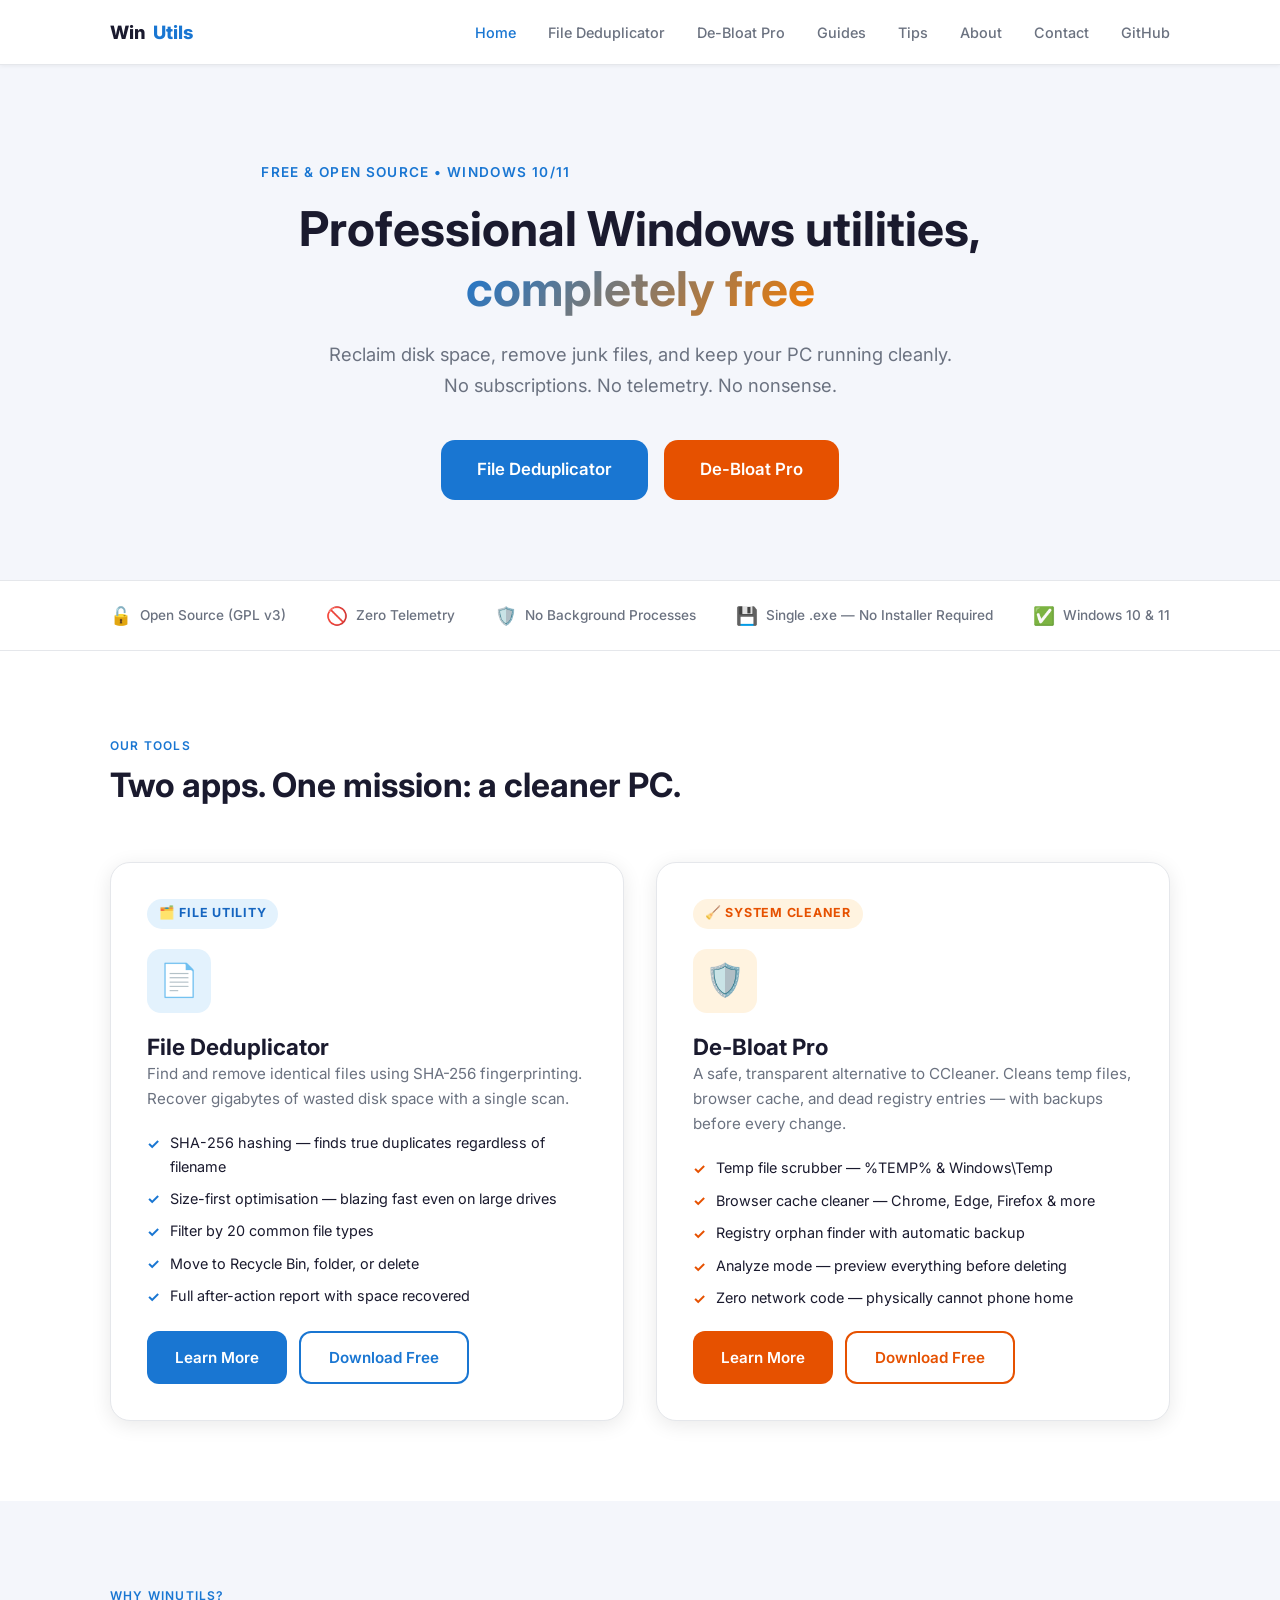
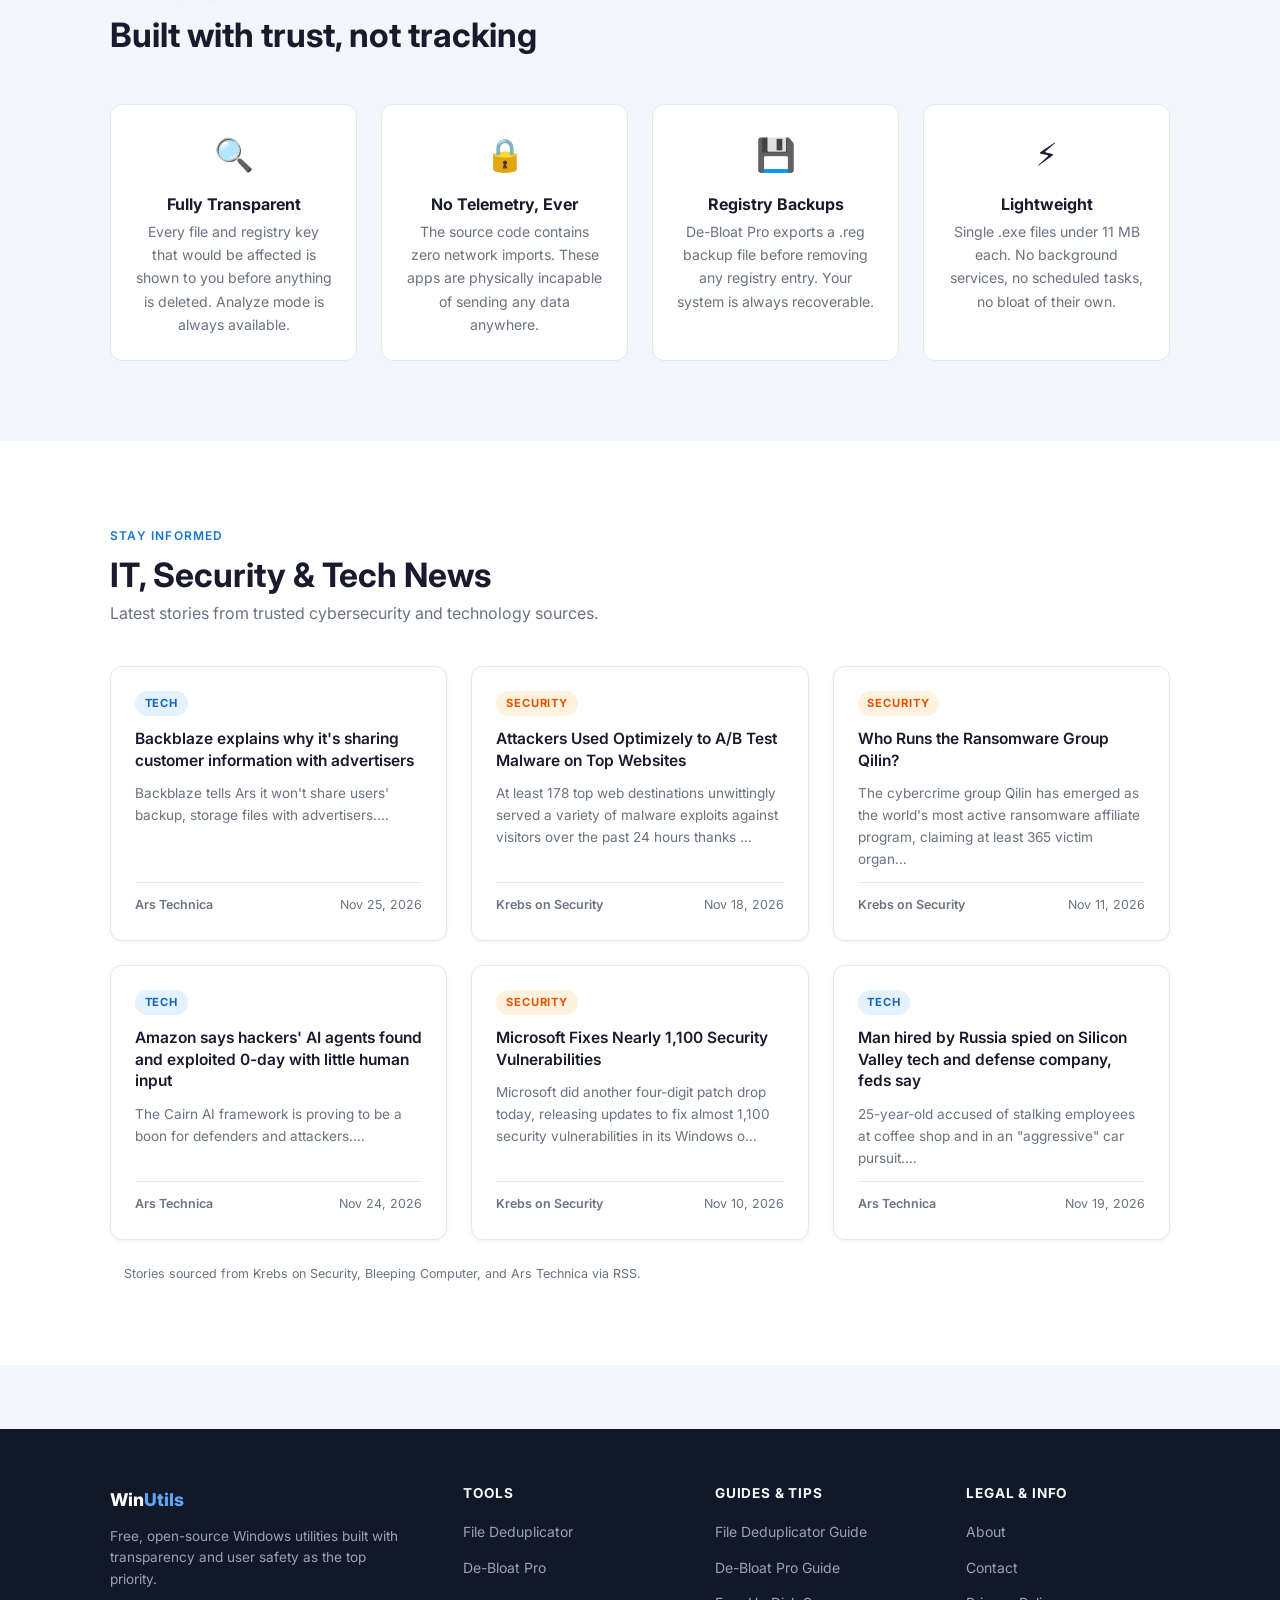
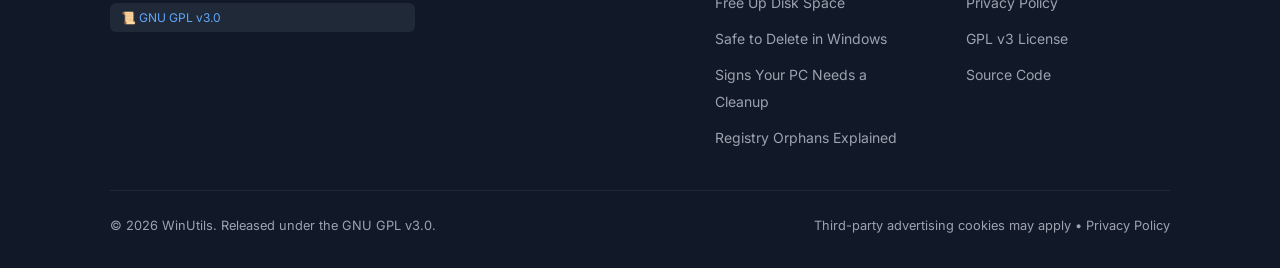
<file: index.html>
﻿<!DOCTYPE html>
<html lang="en">
<head>
  <meta charset="UTF-8" />
  <meta name="viewport" content="width=device-width, initial-scale=1.0" />
  <title>WinUtils — Free Windows Utilities</title>
  <meta name="description" content="Free, open-source Windows utilities. File Deduplicator removes duplicate files safely. De-Bloat Pro cleans junk, browser cache and orphaned registry entries." />
  <meta name="keywords" content="windows utilities, file deduplicator, system cleaner, registry cleaner, free windows tools, debloat windows" />

  <!-- Open Graph (social sharing previews) -->
  <meta property="og:title"       content="WinUtils — Free Windows Utilities" />
  <meta property="og:description" content="Free, safe, open-source tools to deduplicate files and clean your Windows PC." />
  <meta property="og:type"        content="website" />
  <meta property="og:url"         content="https://yubnub7.github.io" />

  <!-- Google Fonts -->
  <link rel="preconnect" href="https://fonts.googleapis.com" />
  <link rel="preconnect" href="https://fonts.gstatic.com" crossorigin />
  <link href="https://fonts.googleapis.com/css2?family=Inter:wght@400;500;600;700;800&display=swap" rel="stylesheet" />

  <link rel="stylesheet" href="css/style.css" />

  <!-- ═══════════════════════════════════════════════════════════
       GOOGLE ADSENSE — HEAD TAG
       1. Sign up at https://adsense.google.com
       2. Get your publisher ID (format: ca-pub-XXXXXXXXXXXXXXXX)
       3. Replace the script below with the one Google gives you
       ═══════════════════════════════════════════════════════════ -->
  <script async src="https://pagead2.googlesyndication.com/pagead/js/adsbygoogle.js?client=ca-pub-3113497797062498" crossorigin="anonymous"></script>
</head>
<body>

  <!-- ═══════════ NAVIGATION ═══════════ -->
  <nav class="nav" aria-label="Main navigation">
    <div class="container nav__inner">
      <a href="index.html" class="nav__logo">Win<span>Utils</span></a>

      <ul class="nav__links" role="list">
        <li><a href="index.html">Home</a></li>
        <li><a href="file-deduplicator.html">File Deduplicator</a></li>
        <li><a href="debloat-pro.html">De-Bloat Pro</a></li>
        <li><a href="guide-file-deduplicator.html">Guides</a></li>
        <li><a href="tips-free-up-disk-space.html">Tips</a></li>
        <li><a href="about.html">About</a></li>
        <li><a href="contact.html">Contact</a></li>
        <li><a href="https://github.com/yubnub7" target="_blank" rel="noopener">GitHub</a></li>
      </ul>

      <button class="nav__hamburger" aria-label="Open menu" aria-expanded="false">
        <span></span><span></span><span></span>
      </button>
    </div>
  </nav>

  <!-- ═══════════ HERO ═══════════ -->
  <section class="hero">
    <div class="container">
      <p class="hero__eyebrow">Free &amp; Open Source • Windows 10/11</p>
      <h1 class="hero__title">Professional Windows utilities,<br><em>completely free</em></h1>
      <p class="hero__sub">Reclaim disk space, remove junk files, and keep your PC running cleanly.<br>No subscriptions. No telemetry. No nonsense.</p>
      <div class="hero__actions">
        <a href="file-deduplicator.html" class="btn btn--primary btn--lg">File Deduplicator</a>
        <a href="debloat-pro.html"       class="btn btn--orange  btn--lg">De-Bloat Pro</a>
      </div>
    </div>
  </section>

  <!-- ═══════════ TRUST BAR ═══════════ -->
  <div class="trust-bar">
    <div class="container trust-bar__inner">
      <div class="trust-item"><span class="trust-item__icon">🔓</span> Open Source (GPL v3)</div>
      <div class="trust-item"><span class="trust-item__icon">🚫</span> Zero Telemetry</div>
      <div class="trust-item"><span class="trust-item__icon">🛡️</span> No Background Processes</div>
      <div class="trust-item"><span class="trust-item__icon">💾</span> Single .exe — No Installer Required</div>
      <div class="trust-item"><span class="trust-item__icon">✅</span> Windows 10 &amp; 11</div>
    </div>
  </div>

  <!-- ═══════════ APP CARDS ═══════════ -->
  <section class="section section--alt">
    <div class="container">
      <p class="section-label">Our Tools</p>
      <h2>Two apps. One mission: a cleaner PC.</h2>

      <div class="apps-grid">

        <!-- File Deduplicator card -->
        <article class="app-card app-card--blue">
          <div class="app-card__badge app-card__badge--blue">🗂️ File Utility</div>
          <div class="app-card__icon app-card__icon--blue">📄</div>
          <div>
            <h3>File Deduplicator</h3>
            <p>Find and remove identical files using SHA-256 fingerprinting. Recover gigabytes of wasted disk space with a single scan.</p>
          </div>
          <ul class="app-card__features">
            <li>SHA-256 hashing — finds true duplicates regardless of filename</li>
            <li>Size-first optimisation — blazing fast even on large drives</li>
            <li>Filter by 20 common file types</li>
            <li>Move to Recycle Bin, folder, or delete</li>
            <li>Full after-action report with space recovered</li>
          </ul>
          <div class="app-card__actions">
            <a href="file-deduplicator.html" class="btn btn--primary">Learn More</a>
            <a href="file-deduplicator.html#download" class="btn btn--outline" data-download="FileDeduplicator">Download Free</a>
          </div>
        </article>

        <!-- De-Bloat Pro card -->
        <article class="app-card app-card--orange">
          <div class="app-card__badge app-card__badge--orange">🧹 System Cleaner</div>
          <div class="app-card__icon app-card__icon--orange">🛡️</div>
          <div>
            <h3>De-Bloat Pro</h3>
            <p>A safe, transparent alternative to CCleaner. Cleans temp files, browser cache, and dead registry entries — with backups before every change.</p>
          </div>
          <ul class="app-card__features">
            <li>Temp file scrubber — %TEMP% &amp; Windows\Temp</li>
            <li>Browser cache cleaner — Chrome, Edge, Firefox &amp; more</li>
            <li>Registry orphan finder with automatic backup</li>
            <li>Analyze mode — preview everything before deleting</li>
            <li>Zero network code — physically cannot phone home</li>
          </ul>
          <div class="app-card__actions">
            <a href="debloat-pro.html" class="btn btn--orange">Learn More</a>
            <a href="debloat-pro.html#download" class="btn btn--outline-orange" data-download="DeBloatPro">Download Free</a>
          </div>
        </article>

      </div>
    </div>
  </section>

  <!-- ═══════════ WHY CHOOSE US ═══════════ -->
  <section class="section">
    <div class="container">
      <p class="section-label">Why WinUtils?</p>
      <h2>Built with trust, not tracking</h2>

      <div class="why-grid">
        <div class="why-card">
          <div class="why-card__icon">🔍</div>
          <h4>Fully Transparent</h4>
          <p>Every file and registry key that would be affected is shown to you before anything is deleted. Analyze mode is always available.</p>
        </div>
        <div class="why-card">
          <div class="why-card__icon">🔒</div>
          <h4>No Telemetry, Ever</h4>
          <p>The source code contains zero network imports. These apps are physically incapable of sending any data anywhere.</p>
        </div>
        <div class="why-card">
          <div class="why-card__icon">💾</div>
          <h4>Registry Backups</h4>
          <p>De-Bloat Pro exports a .reg backup file before removing any registry entry. Your system is always recoverable.</p>
        </div>
        <div class="why-card">
          <div class="why-card__icon">⚡</div>
          <h4>Lightweight</h4>
          <p>Single .exe files under 11 MB each. No background services, no scheduled tasks, no bloat of their own.</p>
        </div>
      </div>
    </div>
  </section>

  <!-- ═══════════ TECH NEWS ═══════════ -->
  <section class="section section--alt" id="tech-news">
    <div class="container">
      <p class="section-label">Stay Informed</p>
      <h2>IT, Security &amp; Tech News</h2>
      <p style="color:var(--text-muted);margin:.25rem 0 0;">Latest stories from trusted cybersecurity and technology sources.</p>
      <div class="news-grid" id="news-grid">
        <div class="news-loading">Loading latest tech news…</div>
      </div>
      <p style="text-align:center;margin-top:1.5rem;font-size:.78rem;color:var(--text-muted);">
        Stories sourced from Krebs on Security, Bleeping Computer, and Ars Technica via RSS.
      </p>
    </div>
  </section>

  <!-- ═══════════ FOOTER ═══════════ -->
  <footer class="footer">
    <div class="container">
      <div class="footer__inner">
        <div class="footer__brand">
          <span class="footer__logo">Win<span>Utils</span></span>
          <p class="footer__tagline">Free, open-source Windows utilities built with transparency and user safety as the top priority.</p>
          <span class="footer__gpl">📜 GNU GPL v3.0</span>
        </div>

        <div class="footer__col">
          <h4>Tools</h4>
          <ul>
            <li><a href="file-deduplicator.html">File Deduplicator</a></li>
            <li><a href="debloat-pro.html">De-Bloat Pro</a></li>
          </ul>
        </div>

        <div class="footer__col">
          <h4>Guides &amp; Tips</h4>
          <ul>
            <li><a href="guide-file-deduplicator.html">File Deduplicator Guide</a></li>
            <li><a href="guide-debloat-pro.html">De-Bloat Pro Guide</a></li>
            <li><a href="tips-free-up-disk-space.html">Free Up Disk Space</a></li>
            <li><a href="tips-safe-to-delete.html">Safe to Delete in Windows</a></li>
            <li><a href="tips-signs-pc-needs-cleanup.html">Signs Your PC Needs a Cleanup</a></li>
            <li><a href="tips-registry-orphans.html">Registry Orphans Explained</a></li>
          </ul>
        </div>

        <div class="footer__col">
          <h4>Legal &amp; Info</h4>
          <ul>
            <li><a href="about.html">About</a></li>
            <li><a href="contact.html">Contact</a></li>
            <li><a href="privacy-policy.html">Privacy Policy</a></li>
            <li><a href="https://www.gnu.org/licenses/gpl-3.0.html" target="_blank" rel="noopener">GPL v3 License</a></li>
            <li><a href="https://github.com/yubnub7" target="_blank" rel="noopener">Source Code</a></li>
          </ul>
        </div>
      </div>

      <div class="footer__bottom">
        <span>&copy; <script>document.write(new Date().getFullYear())</script> WinUtils. Released under the GNU GPL v3.0.</span>
        <span>Third-party advertising cookies may apply &bull; <a href="privacy-policy.html" style="color:#9CA3AF">Privacy Policy</a></span>
      </div>
    </div>
  </footer>

  <script src="js/main.js"></script>
  <script data-goatcounter="https://yubnub7.goatcounter.com/count" async src="//gc.zgo.at/count.js"></script>
</body>
</html>
</file>
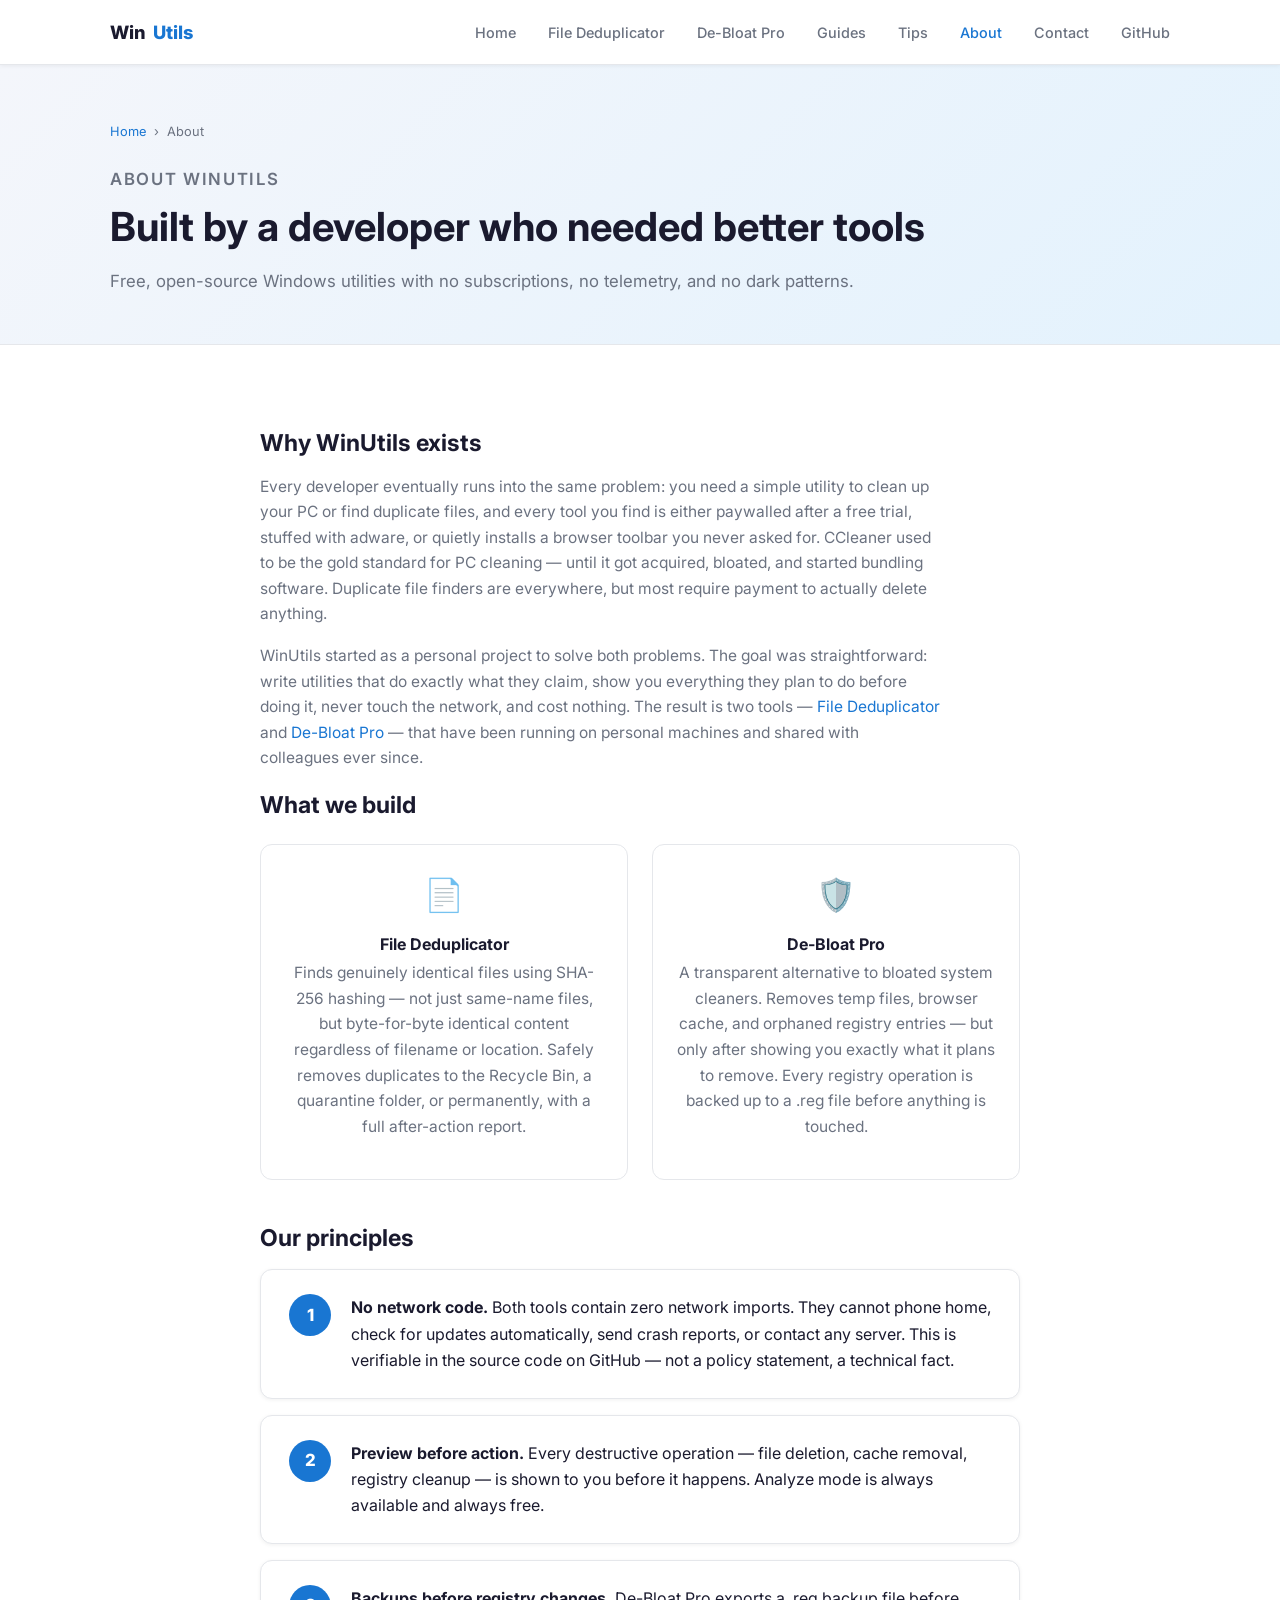
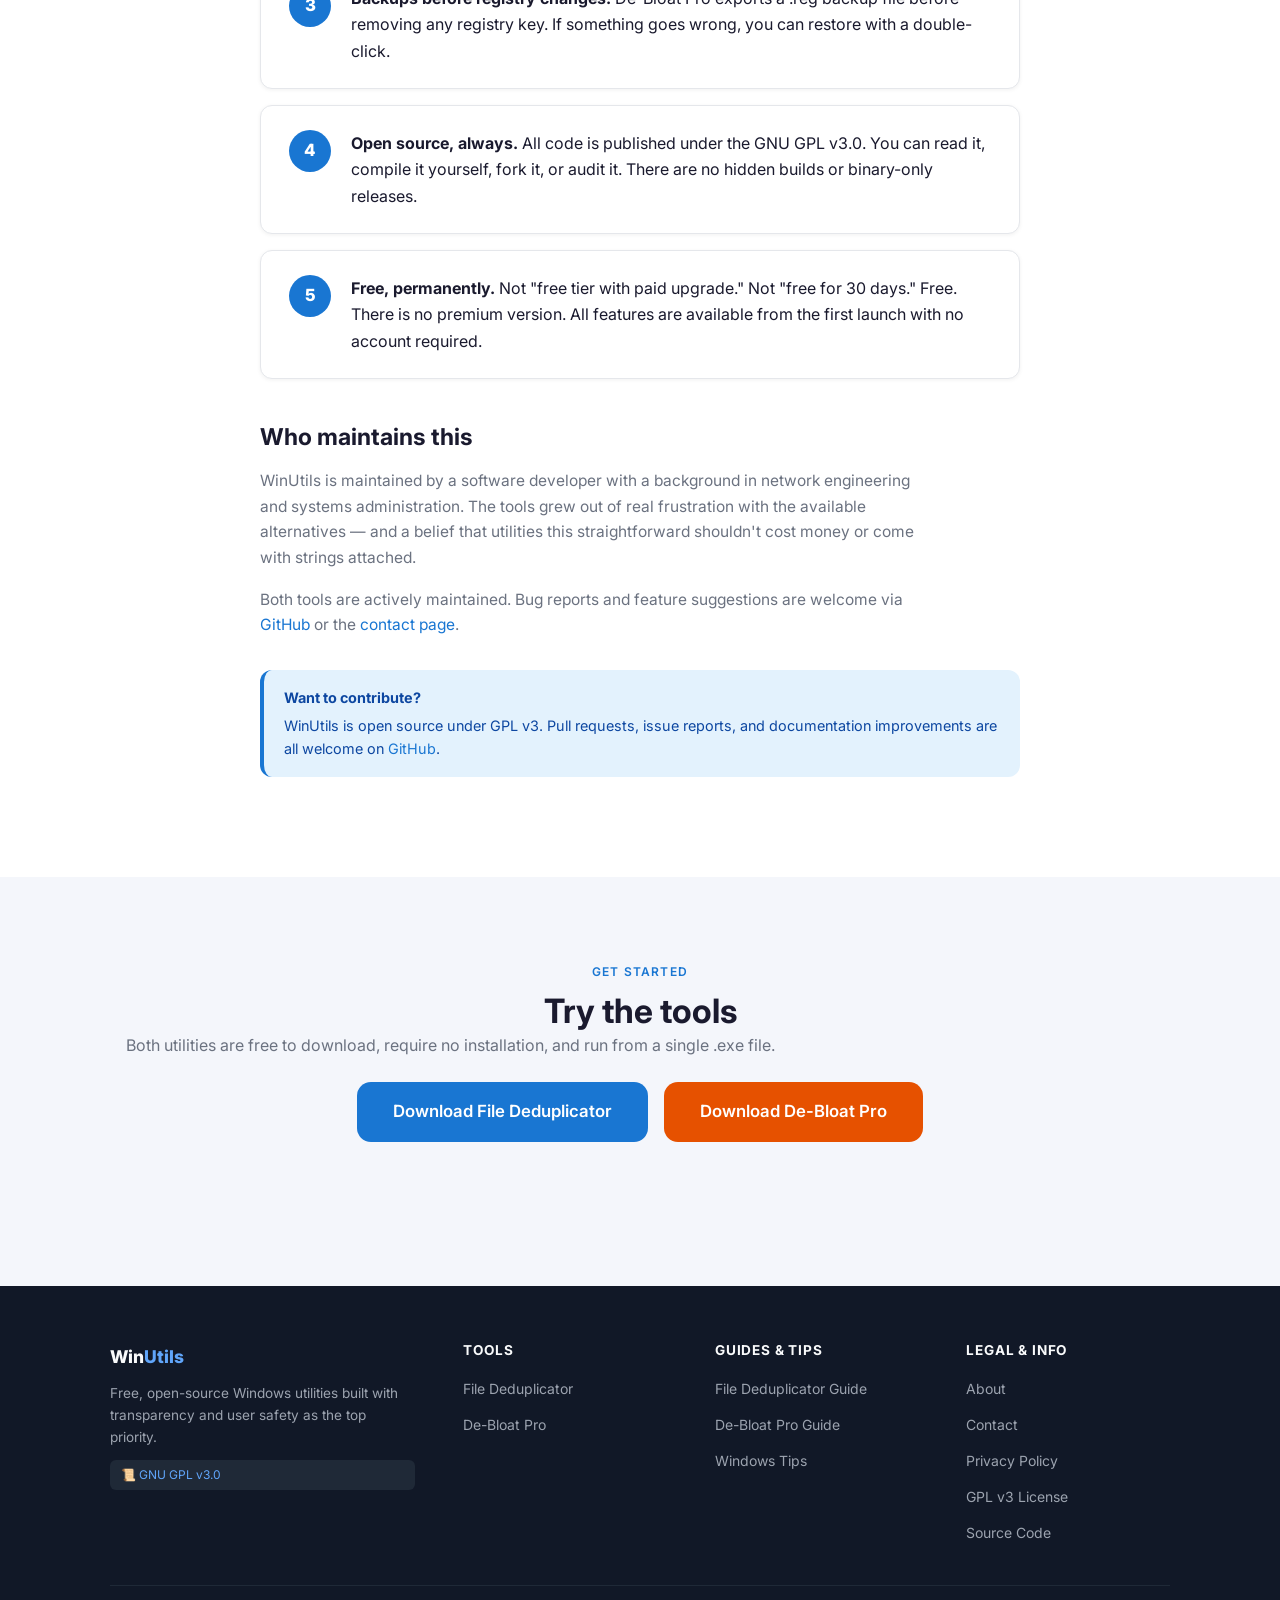
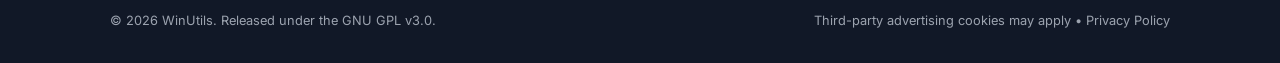
<file: about.html>
﻿<!DOCTYPE html>
<html lang="en">
<head>
  <meta charset="UTF-8" />
  <meta name="viewport" content="width=device-width, initial-scale=1.0" />
  <title>About WinUtils — Free Windows Utilities</title>
  <meta name="description" content="WinUtils is a collection of free, open-source Windows utilities built by a working software developer who got tired of bloated, ad-stuffed tools. No subscriptions, no telemetry, no nonsense." />
  <meta name="keywords" content="about winutils, free windows tools, open source windows utilities, who made winutils" />

  <meta property="og:title"       content="About WinUtils" />
  <meta property="og:description" content="Free, open-source Windows utilities built by a developer who got tired of bloated, ad-stuffed tools." />
  <meta property="og:type"        content="website" />
  <meta property="og:url"         content="https://yubnub7.github.io/about.html" />

  <link rel="preconnect" href="https://fonts.googleapis.com" />
  <link rel="preconnect" href="https://fonts.gstatic.com" crossorigin />
  <link href="https://fonts.googleapis.com/css2?family=Inter:wght@400;500;600;700;800&display=swap" rel="stylesheet" />
  <link rel="stylesheet" href="css/style.css" />

  <script async src="https://pagead2.googlesyndication.com/pagead/js/adsbygoogle.js?client=ca-pub-3113497797062498" crossorigin="anonymous"></script>
</head>
<body>

  <!-- ═══════════ NAVIGATION ═══════════ -->
  <nav class="nav" aria-label="Main navigation">
    <div class="container nav__inner">
      <a href="index.html" class="nav__logo">Win<span>Utils</span></a>
      <ul class="nav__links" role="list">
        <li><a href="index.html">Home</a></li>
        <li><a href="file-deduplicator.html">File Deduplicator</a></li>
        <li><a href="debloat-pro.html">De-Bloat Pro</a></li>
        <li><a href="guide-file-deduplicator.html">Guides</a></li>
        <li><a href="tips-free-up-disk-space.html">Tips</a></li>
        <li><a href="about.html" aria-current="page">About</a></li>
        <li><a href="contact.html">Contact</a></li>
        <li><a href="https://github.com/yubnub7" target="_blank" rel="noopener">GitHub</a></li>
      </ul>
      <button class="nav__hamburger" aria-label="Open menu" aria-expanded="false">
        <span></span><span></span><span></span>
      </button>
    </div>
  </nav>

  <!-- ═══════════ HERO ═══════════ -->
  <section class="guide-hero">
    <div class="container">
      <nav class="breadcrumb" aria-label="Breadcrumb">
        <a href="index.html">Home</a>
        <sep>›</sep>
        <span>About</span>
      </nav>
      <p class="section-label">About WinUtils</p>
      <h1>Built by a developer who needed better tools</h1>
      <p>Free, open-source Windows utilities with no subscriptions, no telemetry, and no dark patterns.</p>
    </div>
  </section>

  <!-- ═══════════ MAIN CONTENT ═══════════ -->
  <section class="section section--alt">
    <div class="container guide-content">

      <h2>Why WinUtils exists</h2>
      <p>Every developer eventually runs into the same problem: you need a simple utility to clean up your PC or find duplicate files, and every tool you find is either paywalled after a free trial, stuffed with adware, or quietly installs a browser toolbar you never asked for. CCleaner used to be the gold standard for PC cleaning — until it got acquired, bloated, and started bundling software. Duplicate file finders are everywhere, but most require payment to actually delete anything.</p>

      <p>WinUtils started as a personal project to solve both problems. The goal was straightforward: write utilities that do exactly what they claim, show you everything they plan to do before doing it, never touch the network, and cost nothing. The result is two tools — <a href="file-deduplicator.html">File Deduplicator</a> and <a href="debloat-pro.html">De-Bloat Pro</a> — that have been running on personal machines and shared with colleagues ever since.</p>

      <h2>What we build</h2>

      <div class="why-grid" style="margin-top:1.5rem;">
        <div class="why-card">
          <div class="why-card__icon">📄</div>
          <h4>File Deduplicator</h4>
          <p>Finds genuinely identical files using SHA-256 hashing — not just same-name files, but byte-for-byte identical content regardless of filename or location. Safely removes duplicates to the Recycle Bin, a quarantine folder, or permanently, with a full after-action report.</p>
        </div>
        <div class="why-card">
          <div class="why-card__icon">🛡️</div>
          <h4>De-Bloat Pro</h4>
          <p>A transparent alternative to bloated system cleaners. Removes temp files, browser cache, and orphaned registry entries — but only after showing you exactly what it plans to remove. Every registry operation is backed up to a .reg file before anything is touched.</p>
        </div>
      </div>

      <h2 style="margin-top:2.5rem;">Our principles</h2>

      <div class="step-card" style="margin-bottom:1rem;">
        <div class="step-card__num">1</div>
        <div class="step-card__body">
          <strong>No network code.</strong> Both tools contain zero network imports. They cannot phone home, check for updates automatically, send crash reports, or contact any server. This is verifiable in the source code on GitHub — not a policy statement, a technical fact.
        </div>
      </div>

      <div class="step-card" style="margin-bottom:1rem;">
        <div class="step-card__num">2</div>
        <div class="step-card__body">
          <strong>Preview before action.</strong> Every destructive operation — file deletion, cache removal, registry cleanup — is shown to you before it happens. Analyze mode is always available and always free.
        </div>
      </div>

      <div class="step-card" style="margin-bottom:1rem;">
        <div class="step-card__num">3</div>
        <div class="step-card__body">
          <strong>Backups before registry changes.</strong> De-Bloat Pro exports a .reg backup file before removing any registry key. If something goes wrong, you can restore with a double-click.
        </div>
      </div>

      <div class="step-card" style="margin-bottom:1rem;">
        <div class="step-card__num">4</div>
        <div class="step-card__body">
          <strong>Open source, always.</strong> All code is published under the GNU GPL v3.0. You can read it, compile it yourself, fork it, or audit it. There are no hidden builds or binary-only releases.
        </div>
      </div>

      <div class="step-card" style="margin-bottom:1rem;">
        <div class="step-card__num">5</div>
        <div class="step-card__body">
          <strong>Free, permanently.</strong> Not "free tier with paid upgrade." Not "free for 30 days." Free. There is no premium version. All features are available from the first launch with no account required.
        </div>
      </div>

      <h2 style="margin-top:2.5rem;">Who maintains this</h2>
      <p>WinUtils is maintained by a software developer with a background in network engineering and systems administration. The tools grew out of real frustration with the available alternatives — and a belief that utilities this straightforward shouldn't cost money or come with strings attached.</p>

      <p>Both tools are actively maintained. Bug reports and feature suggestions are welcome via <a href="https://github.com/yubnub7" target="_blank" rel="noopener">GitHub</a> or the <a href="contact.html">contact page</a>.</p>

      <div class="tip-box tip-box--info" style="margin-top:2rem;">
        <strong>Want to contribute?</strong> WinUtils is open source under GPL v3. Pull requests, issue reports, and documentation improvements are all welcome on <a href="https://github.com/yubnub7" target="_blank" rel="noopener">GitHub</a>.
      </div>

    </div>
  </section>

  <!-- ═══════════ CTA ═══════════ -->
  <section class="section">
    <div class="container" style="text-align:center;">
      <p class="section-label">Get Started</p>
      <h2>Try the tools</h2>
      <p style="color:var(--text-muted);margin-bottom:1.5rem;">Both utilities are free to download, require no installation, and run from a single .exe file.</p>
      <div class="hero__actions">
        <a href="file-deduplicator.html#download" class="btn btn--primary btn--lg">Download File Deduplicator</a>
        <a href="debloat-pro.html#download"       class="btn btn--orange  btn--lg">Download De-Bloat Pro</a>
      </div>
    </div>
  </section>

  <!-- ═══════════ FOOTER ═══════════ -->
  <footer class="footer">
    <div class="container">
      <div class="footer__inner">
        <div class="footer__brand">
          <span class="footer__logo">Win<span>Utils</span></span>
          <p class="footer__tagline">Free, open-source Windows utilities built with transparency and user safety as the top priority.</p>
          <span class="footer__gpl">📜 GNU GPL v3.0</span>
        </div>
        <div class="footer__col">
          <h4>Tools</h4>
          <ul>
            <li><a href="file-deduplicator.html">File Deduplicator</a></li>
            <li><a href="debloat-pro.html">De-Bloat Pro</a></li>
          </ul>
        </div>
        <div class="footer__col">
          <h4>Guides &amp; Tips</h4>
          <ul>
            <li><a href="guide-file-deduplicator.html">File Deduplicator Guide</a></li>
            <li><a href="guide-debloat-pro.html">De-Bloat Pro Guide</a></li>
            <li><a href="tips-free-up-disk-space.html">Windows Tips</a></li>
          </ul>
        </div>
        <div class="footer__col">
          <h4>Legal &amp; Info</h4>
          <ul>
            <li><a href="about.html">About</a></li>
            <li><a href="contact.html">Contact</a></li>
            <li><a href="privacy-policy.html">Privacy Policy</a></li>
            <li><a href="https://www.gnu.org/licenses/gpl-3.0.html" target="_blank" rel="noopener">GPL v3 License</a></li>
            <li><a href="https://github.com/yubnub7" target="_blank" rel="noopener">Source Code</a></li>
          </ul>
        </div>
      </div>
      <div class="footer__bottom">
        <span>&copy; <script>document.write(new Date().getFullYear())</script> WinUtils. Released under the GNU GPL v3.0.</span>
        <span>Third-party advertising cookies may apply &bull; <a href="privacy-policy.html" style="color:#9CA3AF">Privacy Policy</a></span>
      </div>
    </div>
  </footer>

  <script src="js/main.js"></script>
  <script data-goatcounter="https://yubnub7.goatcounter.com/count" async src="//gc.zgo.at/count.js"></script>
</body>
</html>
</file>
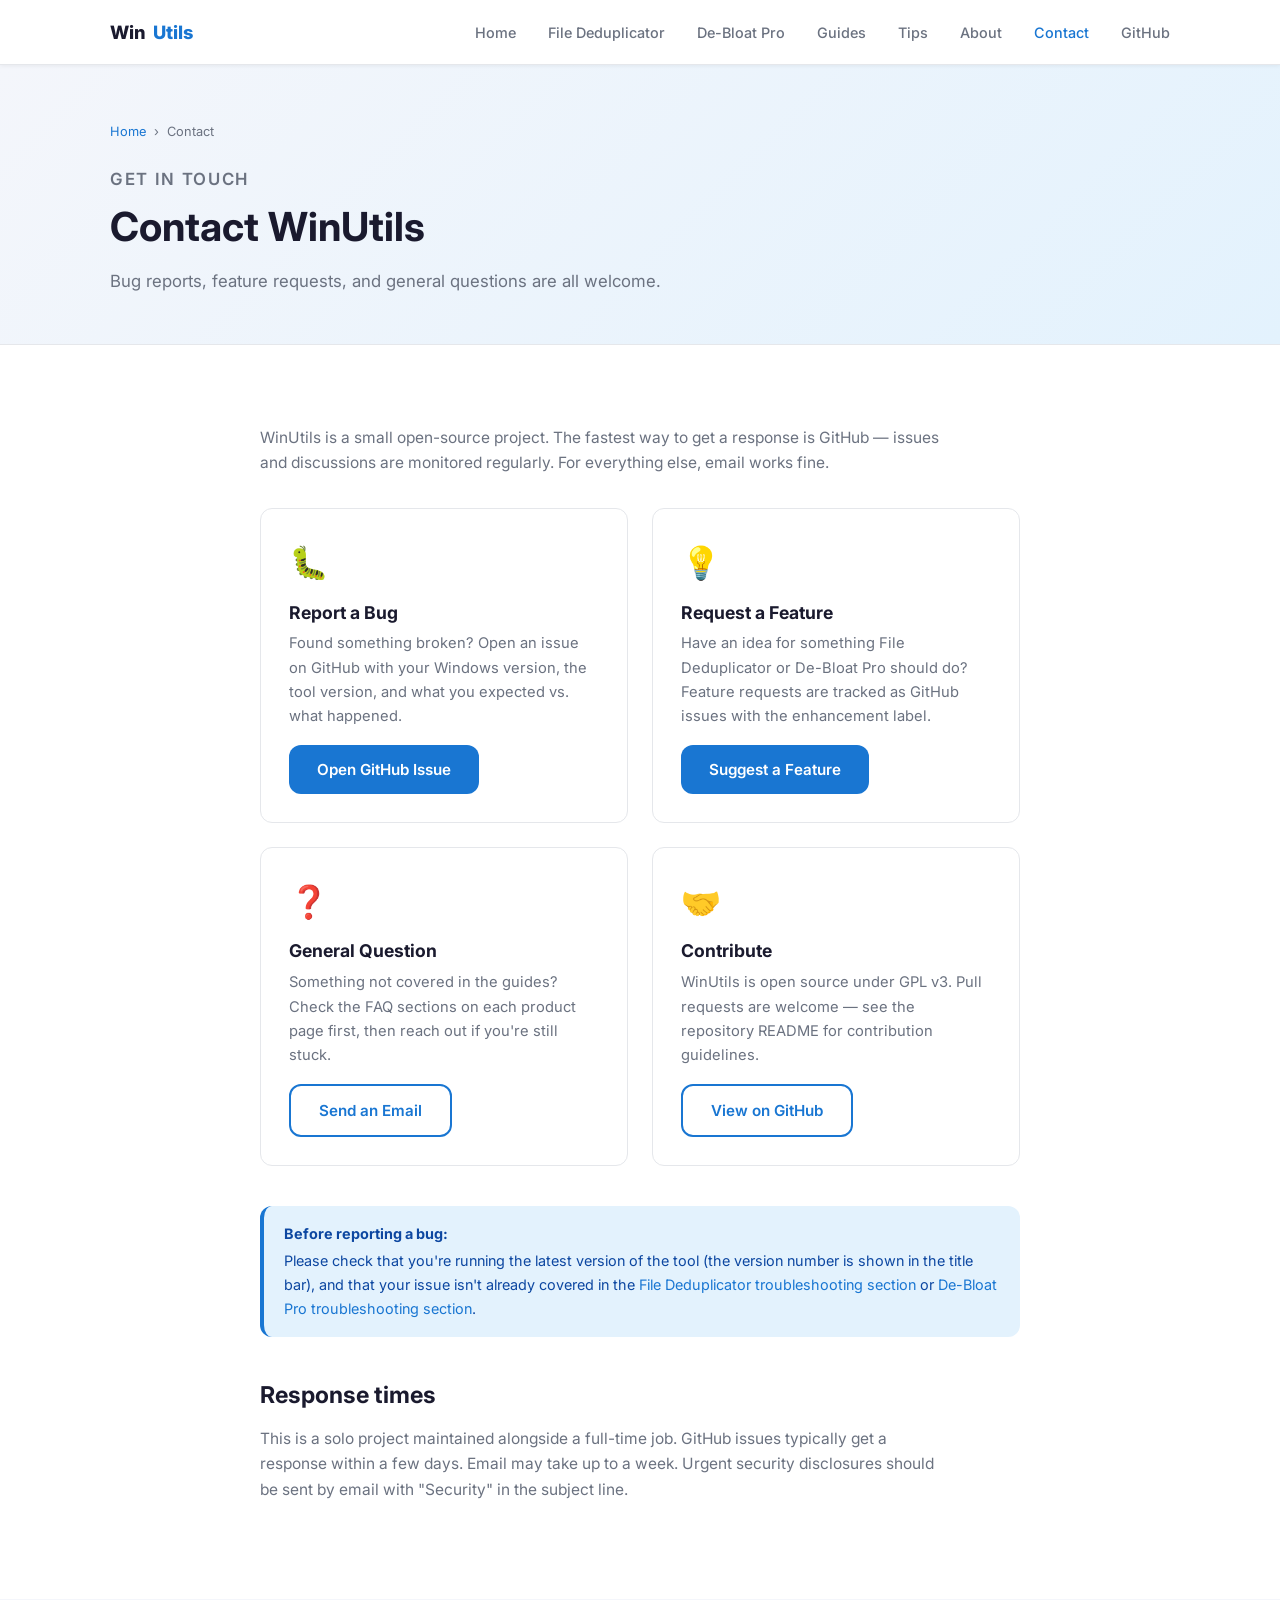
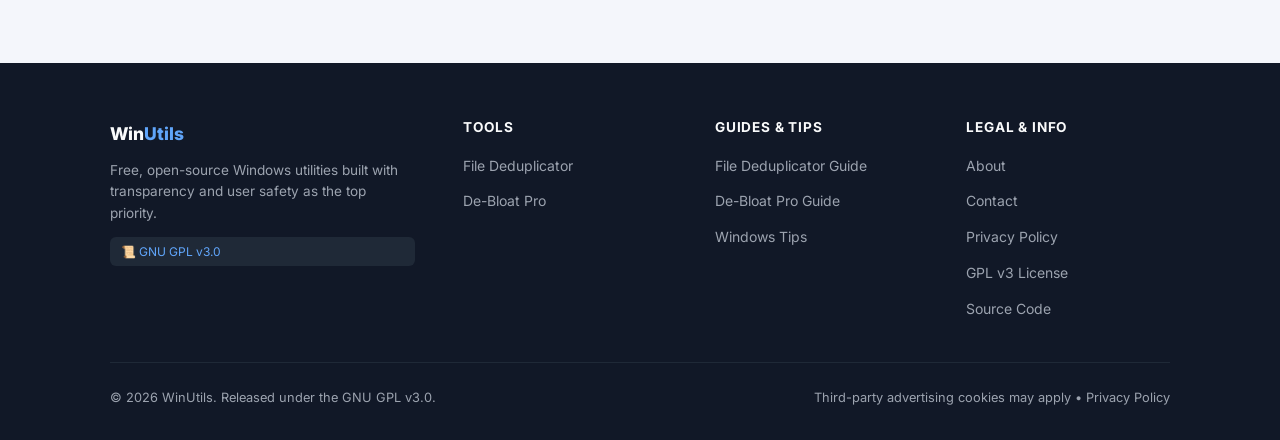
<file: contact.html>
﻿<!DOCTYPE html>
<html lang="en">
<head>
  <meta charset="UTF-8" />
  <meta name="viewport" content="width=device-width, initial-scale=1.0" />
  <title>Contact — WinUtils</title>
  <meta name="description" content="Get in touch with the WinUtils team. Report bugs, request features, or ask questions about File Deduplicator or De-Bloat Pro." />
  <meta name="keywords" content="contact winutils, report bug, feature request, windows utility support" />

  <meta property="og:title"       content="Contact WinUtils" />
  <meta property="og:description" content="Report bugs, request features, or ask questions about WinUtils free Windows tools." />
  <meta property="og:type"        content="website" />
  <meta property="og:url"         content="https://yubnub7.github.io/contact.html" />

  <link rel="preconnect" href="https://fonts.googleapis.com" />
  <link rel="preconnect" href="https://fonts.gstatic.com" crossorigin />
  <link href="https://fonts.googleapis.com/css2?family=Inter:wght@400;500;600;700;800&display=swap" rel="stylesheet" />
  <link rel="stylesheet" href="css/style.css" />

  <script async src="https://pagead2.googlesyndication.com/pagead/js/adsbygoogle.js?client=ca-pub-3113497797062498" crossorigin="anonymous"></script>

  <style>
    .contact-grid {
      display: grid;
      grid-template-columns: 1fr 1fr;
      gap: 1.5rem;
      margin-top: 2rem;
    }
    @media (max-width: 640px) { .contact-grid { grid-template-columns: 1fr; } }
    .contact-card {
      background: var(--surface);
      border: 1px solid var(--border);
      border-radius: 12px;
      padding: 1.75rem;
    }
    .contact-card__icon { font-size: 2rem; margin-bottom: .75rem; }
    .contact-card h3 { margin: 0 0 .5rem; font-size: 1.1rem; }
    .contact-card p  { color: var(--text-muted); font-size: .92rem; margin: 0 0 1rem; }
    .contact-card a.btn { display: inline-block; }
  </style>
</head>
<body>

  <!-- ═══════════ NAVIGATION ═══════════ -->
  <nav class="nav" aria-label="Main navigation">
    <div class="container nav__inner">
      <a href="index.html" class="nav__logo">Win<span>Utils</span></a>
      <ul class="nav__links" role="list">
        <li><a href="index.html">Home</a></li>
        <li><a href="file-deduplicator.html">File Deduplicator</a></li>
        <li><a href="debloat-pro.html">De-Bloat Pro</a></li>
        <li><a href="guide-file-deduplicator.html">Guides</a></li>
        <li><a href="tips-free-up-disk-space.html">Tips</a></li>
        <li><a href="about.html">About</a></li>
        <li><a href="contact.html" aria-current="page">Contact</a></li>
        <li><a href="https://github.com/yubnub7" target="_blank" rel="noopener">GitHub</a></li>
      </ul>
      <button class="nav__hamburger" aria-label="Open menu" aria-expanded="false">
        <span></span><span></span><span></span>
      </button>
    </div>
  </nav>

  <!-- ═══════════ HERO ═══════════ -->
  <section class="guide-hero">
    <div class="container">
      <nav class="breadcrumb" aria-label="Breadcrumb">
        <a href="index.html">Home</a>
        <sep>›</sep>
        <span>Contact</span>
      </nav>
      <p class="section-label">Get in Touch</p>
      <h1>Contact WinUtils</h1>
      <p>Bug reports, feature requests, and general questions are all welcome.</p>
    </div>
  </section>

  <!-- ═══════════ CONTACT OPTIONS ═══════════ -->
  <section class="section section--alt">
    <div class="container guide-content">

      <p>WinUtils is a small open-source project. The fastest way to get a response is GitHub — issues and discussions are monitored regularly. For everything else, email works fine.</p>

      <div class="contact-grid">

        <div class="contact-card">
          <div class="contact-card__icon">🐛</div>
          <h3>Report a Bug</h3>
          <p>Found something broken? Open an issue on GitHub with your Windows version, the tool version, and what you expected vs. what happened.</p>
          <a href="https://github.com/yubnub7" target="_blank" rel="noopener" class="btn btn--primary">Open GitHub Issue</a>
        </div>

        <div class="contact-card">
          <div class="contact-card__icon">💡</div>
          <h3>Request a Feature</h3>
          <p>Have an idea for something File Deduplicator or De-Bloat Pro should do? Feature requests are tracked as GitHub issues with the enhancement label.</p>
          <a href="https://github.com/yubnub7" target="_blank" rel="noopener" class="btn btn--primary">Suggest a Feature</a>
        </div>

        <div class="contact-card">
          <div class="contact-card__icon">❓</div>
          <h3>General Question</h3>
          <p>Something not covered in the guides? Check the FAQ sections on each product page first, then reach out if you're still stuck.</p>
          <a href="mailto:winutils.contact@gmail.com" class="btn btn--outline">Send an Email</a>
        </div>

        <div class="contact-card">
          <div class="contact-card__icon">🤝</div>
          <h3>Contribute</h3>
          <p>WinUtils is open source under GPL v3. Pull requests are welcome — see the repository README for contribution guidelines.</p>
          <a href="https://github.com/yubnub7" target="_blank" rel="noopener" class="btn btn--outline">View on GitHub</a>
        </div>

      </div>

      <div class="tip-box tip-box--info" style="margin-top:2.5rem;">
        <strong>Before reporting a bug:</strong> Please check that you're running the latest version of the tool (the version number is shown in the title bar), and that your issue isn't already covered in the <a href="guide-file-deduplicator.html#troubleshooting">File Deduplicator troubleshooting section</a> or <a href="guide-debloat-pro.html#troubleshooting">De-Bloat Pro troubleshooting section</a>.
      </div>

      <h2 style="margin-top:2.5rem;">Response times</h2>
      <p>This is a solo project maintained alongside a full-time job. GitHub issues typically get a response within a few days. Email may take up to a week. Urgent security disclosures should be sent by email with "Security" in the subject line.</p>

    </div>
  </section>

  <!-- ═══════════ FOOTER ═══════════ -->
  <footer class="footer">
    <div class="container">
      <div class="footer__inner">
        <div class="footer__brand">
          <span class="footer__logo">Win<span>Utils</span></span>
          <p class="footer__tagline">Free, open-source Windows utilities built with transparency and user safety as the top priority.</p>
          <span class="footer__gpl">📜 GNU GPL v3.0</span>
        </div>
        <div class="footer__col">
          <h4>Tools</h4>
          <ul>
            <li><a href="file-deduplicator.html">File Deduplicator</a></li>
            <li><a href="debloat-pro.html">De-Bloat Pro</a></li>
          </ul>
        </div>
        <div class="footer__col">
          <h4>Guides &amp; Tips</h4>
          <ul>
            <li><a href="guide-file-deduplicator.html">File Deduplicator Guide</a></li>
            <li><a href="guide-debloat-pro.html">De-Bloat Pro Guide</a></li>
            <li><a href="tips-free-up-disk-space.html">Windows Tips</a></li>
          </ul>
        </div>
        <div class="footer__col">
          <h4>Legal &amp; Info</h4>
          <ul>
            <li><a href="about.html">About</a></li>
            <li><a href="contact.html">Contact</a></li>
            <li><a href="privacy-policy.html">Privacy Policy</a></li>
            <li><a href="https://www.gnu.org/licenses/gpl-3.0.html" target="_blank" rel="noopener">GPL v3 License</a></li>
            <li><a href="https://github.com/yubnub7" target="_blank" rel="noopener">Source Code</a></li>
          </ul>
        </div>
      </div>
      <div class="footer__bottom">
        <span>&copy; <script>document.write(new Date().getFullYear())</script> WinUtils. Released under the GNU GPL v3.0.</span>
        <span>Third-party advertising cookies may apply &bull; <a href="privacy-policy.html" style="color:#9CA3AF">Privacy Policy</a></span>
      </div>
    </div>
  </footer>

  <script src="js/main.js"></script>
  <script data-goatcounter="https://yubnub7.goatcounter.com/count" async src="//gc.zgo.at/count.js"></script>
</body>
</html>
</file>
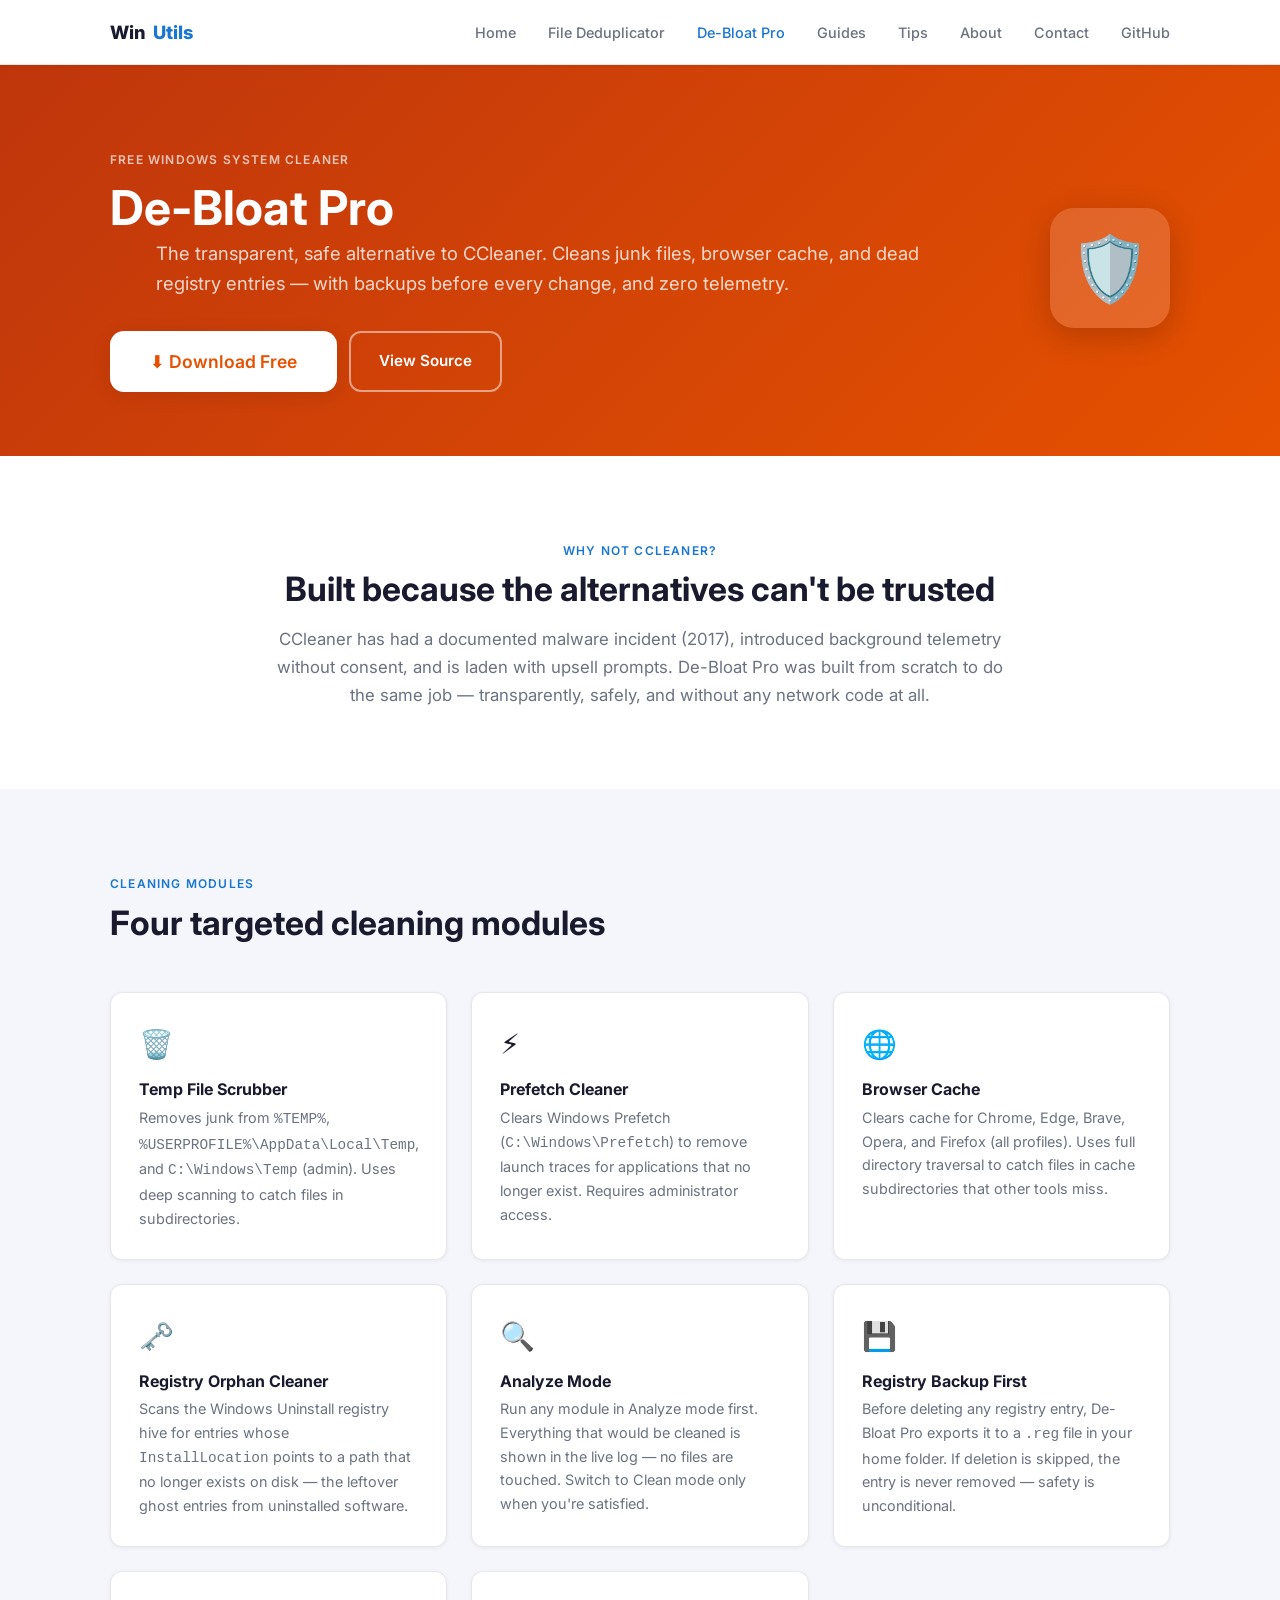
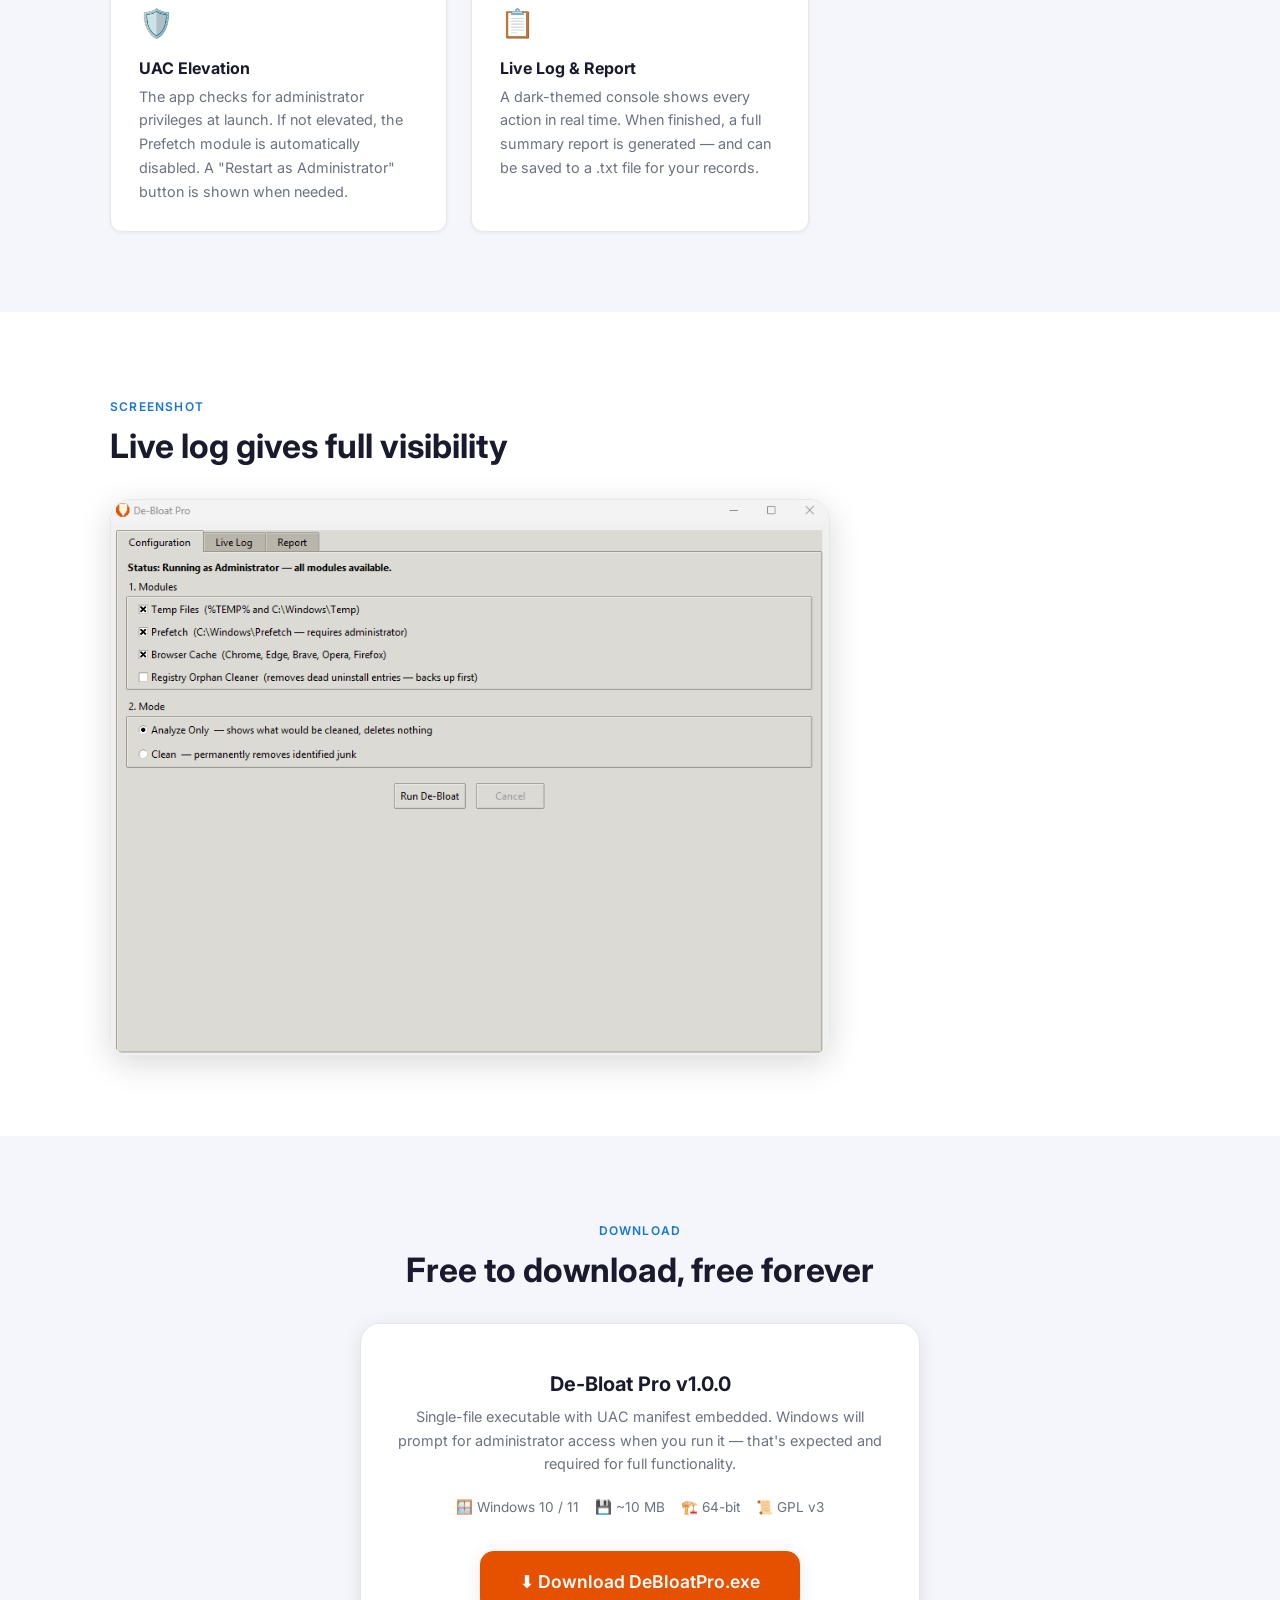
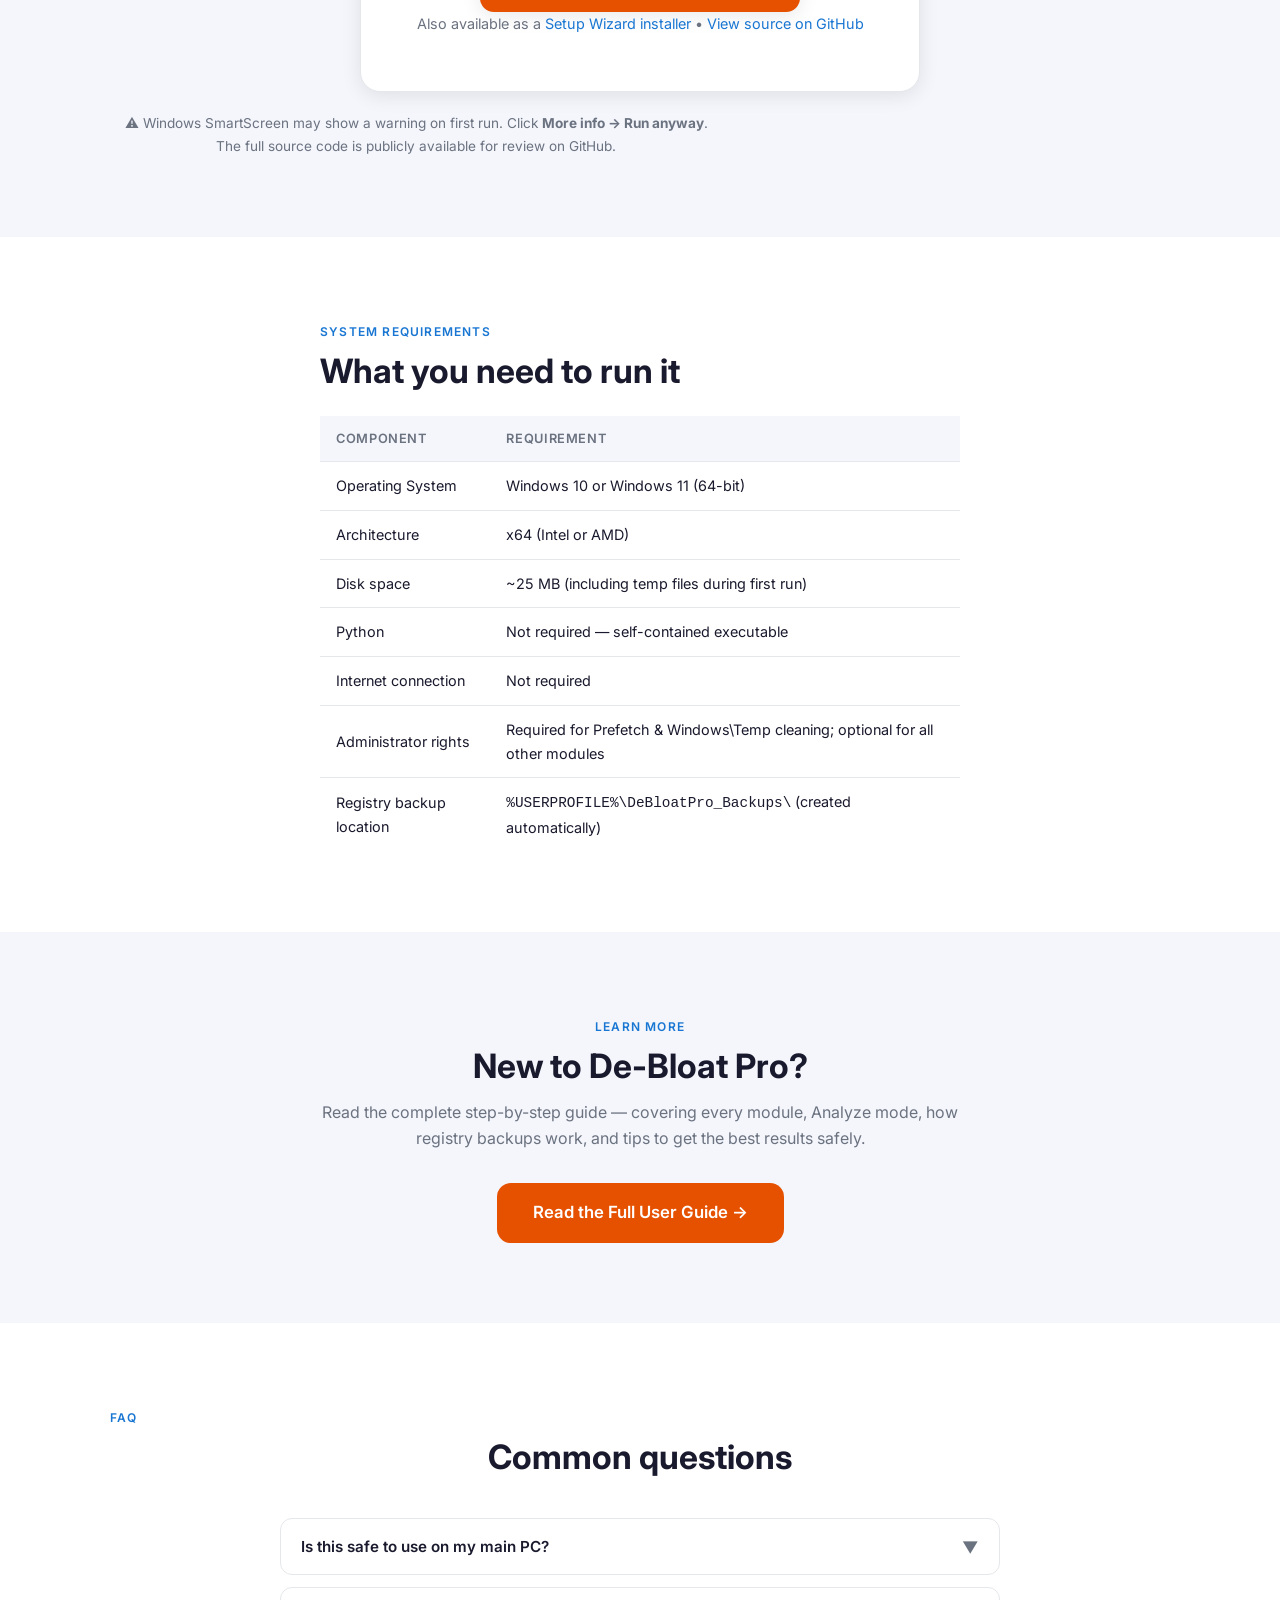
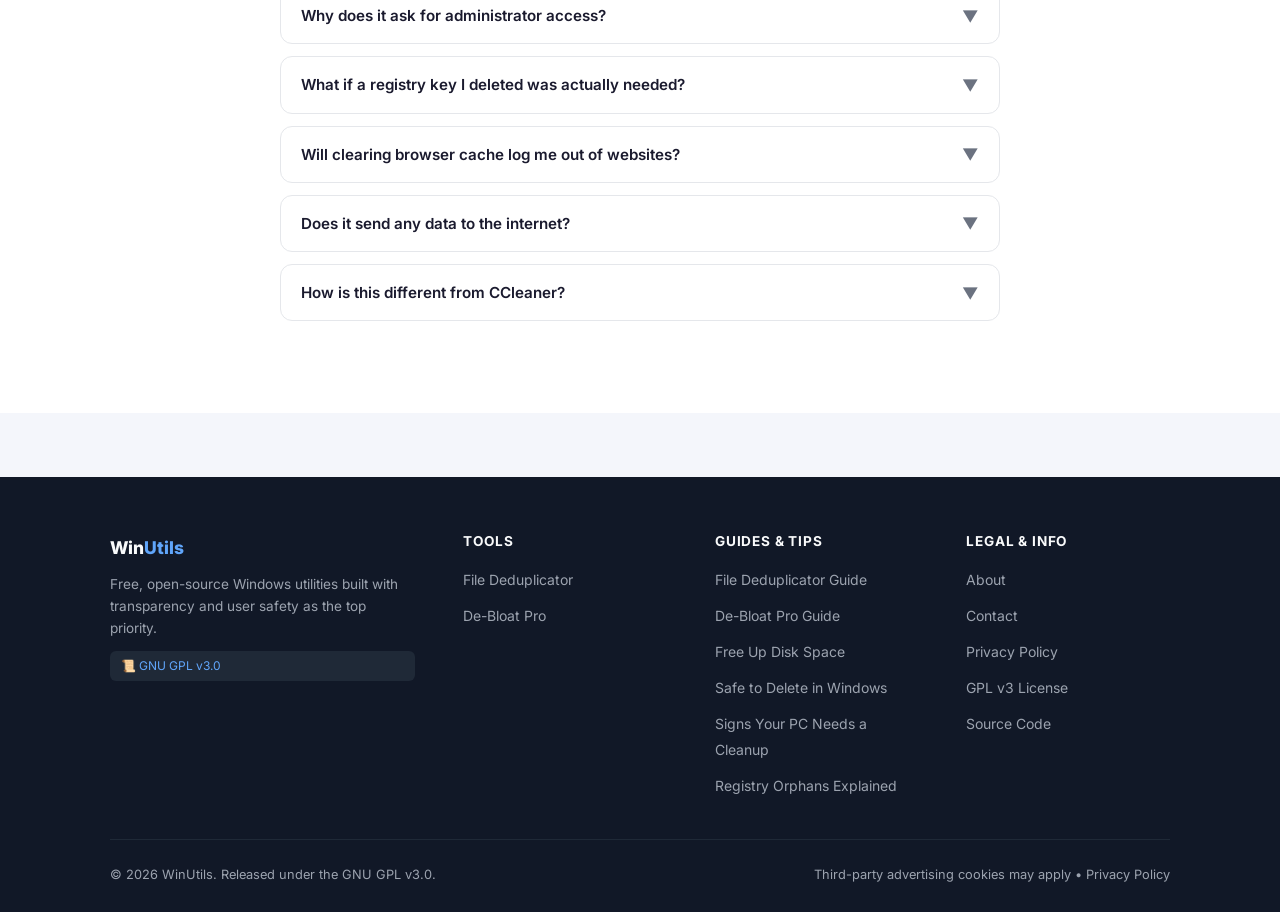
<file: debloat-pro.html>
﻿<!DOCTYPE html>
<html lang="en">
<head>
  <meta charset="UTF-8" />
  <meta name="viewport" content="width=device-width, initial-scale=1.0" />
  <title>De-Bloat Pro — Windows System Cleaner &amp; Registry Cleaner | WinUtils</title>
  <meta name="description" content="Free, safe alternative to CCleaner. Cleans temp files, browser cache, and orphaned registry entries with automatic backups. Zero telemetry. Windows 10/11." />
  <meta name="keywords" content="debloat windows, ccleaner alternative, registry cleaner, temp file cleaner, browser cache cleaner, windows system cleaner, free pc cleaner" />

  <meta property="og:title"       content="De-Bloat Pro — Free Safe Windows System Cleaner" />
  <meta property="og:description" content="Clean junk files, browser cache, and orphaned registry entries safely. Backs up registry before every change. Zero telemetry." />
  <meta property="og:type"        content="website" />

  <link rel="preconnect" href="https://fonts.googleapis.com" />
  <link rel="preconnect" href="https://fonts.gstatic.com" crossorigin />
  <link href="https://fonts.googleapis.com/css2?family=Inter:wght@400;500;600;700;800&display=swap" rel="stylesheet" />
  <link rel="stylesheet" href="css/style.css" />

  <!-- ADSENSE HEAD TAG (replace with yours) -->
  <script async src="https://pagead2.googlesyndication.com/pagead/js/adsbygoogle.js?client=ca-pub-3113497797062498" crossorigin="anonymous"></script>
</head>
<body>

  <!-- ═══════════ NAVIGATION ═══════════ -->
  <nav class="nav" aria-label="Main navigation">
    <div class="container nav__inner">
      <a href="index.html" class="nav__logo">Win<span>Utils</span></a>
      <ul class="nav__links" role="list">
        <li><a href="index.html">Home</a></li>
        <li><a href="file-deduplicator.html">File Deduplicator</a></li>
        <li><a href="debloat-pro.html">De-Bloat Pro</a></li>
        <li><a href="guide-file-deduplicator.html">Guides</a></li>
        <li><a href="tips-free-up-disk-space.html">Tips</a></li>
        <li><a href="about.html">About</a></li>
        <li><a href="contact.html">Contact</a></li>
        <li><a href="https://github.com/yubnub7" target="_blank" rel="noopener">GitHub</a></li>
      </ul>
      <button class="nav__hamburger" aria-label="Open menu" aria-expanded="false">
        <span></span><span></span><span></span>
      </button>
    </div>
  </nav>

  <!-- ═══════════ APP HERO ═══════════ -->
  <section class="app-hero app-hero--orange">
    <div class="container app-hero__inner">
      <div class="app-hero__text">
        <p class="section-label">Free Windows System Cleaner</p>
        <h1>De-Bloat Pro</h1>
        <p class="hero__sub" style="margin-bottom:2rem;">The transparent, safe alternative to CCleaner. Cleans junk files, browser cache, and dead registry entries — with backups before every change, and zero telemetry.</p>
        <div style="display:flex;flex-wrap:wrap;gap:.75rem;">
          <a href="#download" class="btn btn--download" style="background:#fff;color:#E65100;" data-download="DeBloatPro">
            ⬇ Download Free
          </a>
          <a href="https://github.com/yubnub7/debloat-pro" target="_blank" rel="noopener"
             class="btn btn--outline" style="border-color:rgba(255,255,255,.5);color:#fff;">
            View Source
          </a>
        </div>
      </div>
      <div class="app-hero__icon">🛡️</div>
    </div>
  </section>

  <!-- ═══════════ VS CCLEANER CALLOUT ═══════════ -->
  <section class="section section--alt">
    <div class="container" style="max-width:780px;text-align:center;">
      <p class="section-label">Why not CCleaner?</p>
      <h2>Built because the alternatives can't be trusted</h2>
      <p style="margin:1rem auto 0;color:var(--text-muted);font-size:1.05rem;">CCleaner has had a documented malware incident (2017), introduced background telemetry without consent, and is laden with upsell prompts. De-Bloat Pro was built from scratch to do the same job — transparently, safely, and without any network code at all.</p>
    </div>
  </section>

  <!-- ═══════════ FEATURES ═══════════ -->
  <section class="section">
    <div class="container">
      <p class="section-label">Cleaning Modules</p>
      <h2>Four targeted cleaning modules</h2>

      <div class="features-grid">
        <div class="feature-card">
          <div class="feature-card__icon">🗑️</div>
          <h4>Temp File Scrubber</h4>
          <p>Removes junk from <code>%TEMP%</code>, <code>%USERPROFILE%\AppData\Local\Temp</code>, and <code>C:\Windows\Temp</code> (admin). Uses deep scanning to catch files in subdirectories.</p>
        </div>
        <div class="feature-card">
          <div class="feature-card__icon">⚡</div>
          <h4>Prefetch Cleaner</h4>
          <p>Clears Windows Prefetch (<code>C:\Windows\Prefetch</code>) to remove launch traces for applications that no longer exist. Requires administrator access.</p>
        </div>
        <div class="feature-card">
          <div class="feature-card__icon">🌐</div>
          <h4>Browser Cache</h4>
          <p>Clears cache for Chrome, Edge, Brave, Opera, and Firefox (all profiles). Uses full directory traversal to catch files in cache subdirectories that other tools miss.</p>
        </div>
        <div class="feature-card">
          <div class="feature-card__icon">🗝️</div>
          <h4>Registry Orphan Cleaner</h4>
          <p>Scans the Windows Uninstall registry hive for entries whose <code>InstallLocation</code> points to a path that no longer exists on disk — the leftover ghost entries from uninstalled software.</p>
        </div>
        <div class="feature-card">
          <div class="feature-card__icon">🔍</div>
          <h4>Analyze Mode</h4>
          <p>Run any module in Analyze mode first. Everything that would be cleaned is shown in the live log — no files are touched. Switch to Clean mode only when you're satisfied.</p>
        </div>
        <div class="feature-card">
          <div class="feature-card__icon">💾</div>
          <h4>Registry Backup First</h4>
          <p>Before deleting any registry entry, De-Bloat Pro exports it to a <code>.reg</code> file in your home folder. If deletion is skipped, the entry is never removed — safety is unconditional.</p>
        </div>
        <div class="feature-card">
          <div class="feature-card__icon">🛡️</div>
          <h4>UAC Elevation</h4>
          <p>The app checks for administrator privileges at launch. If not elevated, the Prefetch module is automatically disabled. A "Restart as Administrator" button is shown when needed.</p>
        </div>
        <div class="feature-card">
          <div class="feature-card__icon">📋</div>
          <h4>Live Log &amp; Report</h4>
          <p>A dark-themed console shows every action in real time. When finished, a full summary report is generated — and can be saved to a .txt file for your records.</p>
        </div>
      </div>
    </div>
  </section>

  <!-- ═══════════ SCREENSHOT PLACEHOLDER ═══════════ -->
  <section class="section section--alt">
    <div class="container">
      <p class="section-label">Screenshot</p>
      <h2>Live log gives full visibility</h2>
      <div style="margin-top:2rem;text-align:center;">
        <img src="img/screenshot-debloat.png"
             alt="De-Bloat Pro showing the configuration tab with module checkboxes, Analyze/Clean mode selector, and Run button"
             class="app-screenshot" />
      </div>
    </div>
  </section>

  <!-- ═══════════ DOWNLOAD ═══════════ -->
  <section class="download-section" id="download">
    <div class="container">
      <p class="section-label">Download</p>
      <h2>Free to download, free forever</h2>

      <div class="download-box">
        <h3>De-Bloat Pro v1.0.0</h3>
        <p>Single-file executable with UAC manifest embedded. Windows will prompt for administrator access when you run it — that's expected and required for full functionality.</p>

        <div class="download-meta">
          <span>🪟 Windows 10 / 11</span>
          <span>💾 ~10 MB</span>
          <span>🏗️ 64-bit</span>
          <span>📜 GPL v3</span>
        </div>

        <a href="https://github.com/yubnub7/debloat-pro/releases/download/software/DeBloatPro.exe"
           class="btn btn--orange btn--download"
           data-download="DeBloatPro">
          ⬇ Download DeBloatPro.exe
        </a>

        <p class="download-note">
          Also available as a <a href="https://github.com/yubnub7/debloat-pro/releases/download/software/DeBloatPro_Setup_v1.0.0.exe">Setup Wizard installer</a>
          &bull; <a href="https://github.com/yubnub7/debloat-pro" target="_blank" rel="noopener">View source on GitHub</a>
        </p>
      </div>

      <p style="text-align:center;margin-top:1.25rem;font-size:.85rem;color:var(--text-muted);">
        ⚠ Windows SmartScreen may show a warning on first run. Click <strong>More info → Run anyway</strong>.<br>
        The full source code is publicly available for review on GitHub.
      </p>
    </div>
  </section>

  <!-- ═══════════ SYSTEM REQUIREMENTS ═══════════ -->
  <section class="section section--alt">
    <div class="container" style="max-width:680px;">
      <p class="section-label">System Requirements</p>
      <h2>What you need to run it</h2>
      <table class="requirements">
        <thead>
          <tr><th>Component</th><th>Requirement</th></tr>
        </thead>
        <tbody>
          <tr><td>Operating System</td><td>Windows 10 or Windows 11 (64-bit)</td></tr>
          <tr><td>Architecture</td><td>x64 (Intel or AMD)</td></tr>
          <tr><td>Disk space</td><td>~25 MB (including temp files during first run)</td></tr>
          <tr><td>Python</td><td>Not required — self-contained executable</td></tr>
          <tr><td>Internet connection</td><td>Not required</td></tr>
          <tr><td>Administrator rights</td><td>Required for Prefetch &amp; Windows\Temp cleaning; optional for all other modules</td></tr>
          <tr><td>Registry backup location</td><td><code>%USERPROFILE%\DeBloatPro_Backups\</code> (created automatically)</td></tr>
        </tbody>
      </table>
    </div>
  </section>

  <!-- ═══════════ GUIDE CTA ═══════════ -->
  <section class="section">
    <div class="container" style="text-align:center;">
      <p class="section-label">Learn More</p>
      <h2>New to De-Bloat Pro?</h2>
      <p style="color:var(--text-muted);margin:.75rem auto 2rem;">Read the complete step-by-step guide — covering every module, Analyze mode, how registry backups work, and tips to get the best results safely.</p>
      <a href="guide-debloat-pro.html" class="btn btn--orange btn--lg">Read the Full User Guide →</a>
    </div>
  </section>

  <!-- ═══════════ FAQ ═══════════ -->
  <section class="section section--alt">
    <div class="container">
      <p class="section-label">FAQ</p>
      <h2 style="text-align:center;">Common questions</h2>

      <div class="faq">
        <div class="faq__item">
          <button class="faq__question">Is this safe to use on my main PC? <span class="faq__chevron">▼</span></button>
          <div class="faq__answer">Yes — with the standard precaution of always running in Analyze mode first and keeping a system backup. The registry cleaner only targets orphaned uninstall entries, backs up each key before deletion, and skips the deletion entirely if the backup fails. It does not touch HKLM (system-critical) registry keys.</div>
        </div>
        <div class="faq__item">
          <button class="faq__question">Why does it ask for administrator access? <span class="faq__chevron">▼</span></button>
          <div class="faq__answer">Cleaning <code>C:\Windows\Temp</code> and <code>C:\Windows\Prefetch</code> requires administrator privileges because they are system-owned directories. If you decline the UAC prompt, those two modules are automatically disabled — all other modules (user temp files, browser cache, registry) still work normally.</div>
        </div>
        <div class="faq__item">
          <button class="faq__question">What if a registry key I deleted was actually needed? <span class="faq__chevron">▼</span></button>
          <div class="faq__answer">Before any key is deleted, De-Bloat Pro exports it to a <code>.reg</code> file in <code>%USERPROFILE%\DeBloatPro_Backups\</code>. To restore it, simply double-click the corresponding <code>.reg</code> file and confirm the import. It's a one-click restore.</div>
        </div>
        <div class="faq__item">
          <button class="faq__question">Will clearing browser cache log me out of websites? <span class="faq__chevron">▼</span></button>
          <div class="faq__answer">De-Bloat Pro only clears the <em>cache</em> directories, not cookies or session data. You will not be logged out. Pages may load slightly slower on first visit after a cache clear, as the browser re-downloads assets.</div>
        </div>
        <div class="faq__item">
          <button class="faq__question">Does it send any data to the internet? <span class="faq__chevron">▼</span></button>
          <div class="faq__answer">No. The source code imports zero network libraries. The application has no ability to make any network connection whatsoever. You can verify this yourself by reviewing the source on GitHub.</div>
        </div>
        <div class="faq__item">
          <button class="faq__question">How is this different from CCleaner? <span class="faq__chevron">▼</span></button>
          <div class="faq__answer">CCleaner has had documented privacy incidents (a 2017 malware injection via its update mechanism) and collects telemetry by default. De-Bloat Pro is open-source, contains no network code, makes no background processes, and is fully auditable. It is also entirely free with no upsell prompts.</div>
        </div>
      </div>
    </div>
  </section>

  <!-- ═══════════ FOOTER ═══════════ -->
  <footer class="footer">
    <div class="container">
      <div class="footer__inner">
        <div class="footer__brand">
          <span class="footer__logo">Win<span>Utils</span></span>
          <p class="footer__tagline">Free, open-source Windows utilities built with transparency and user safety as the top priority.</p>
          <span class="footer__gpl">📜 GNU GPL v3.0</span>
        </div>
        <div class="footer__col">
          <h4>Tools</h4>
          <ul>
            <li><a href="file-deduplicator.html">File Deduplicator</a></li>
            <li><a href="debloat-pro.html">De-Bloat Pro</a></li>
          </ul>
        </div>
        <div class="footer__col">
          <h4>Guides &amp; Tips</h4>
          <ul>
            <li><a href="guide-file-deduplicator.html">File Deduplicator Guide</a></li>
            <li><a href="guide-debloat-pro.html">De-Bloat Pro Guide</a></li>
            <li><a href="tips-free-up-disk-space.html">Free Up Disk Space</a></li>
            <li><a href="tips-safe-to-delete.html">Safe to Delete in Windows</a></li>
            <li><a href="tips-signs-pc-needs-cleanup.html">Signs Your PC Needs a Cleanup</a></li>
            <li><a href="tips-registry-orphans.html">Registry Orphans Explained</a></li>
          </ul>
        </div>
        <div class="footer__col">
          <h4>Legal &amp; Info</h4>
          <ul>
            <li><a href="about.html">About</a></li>
            <li><a href="contact.html">Contact</a></li>
            <li><a href="privacy-policy.html">Privacy Policy</a></li>
            <li><a href="https://www.gnu.org/licenses/gpl-3.0.html" target="_blank" rel="noopener">GPL v3 License</a></li>
            <li><a href="https://github.com/yubnub7" target="_blank" rel="noopener">Source Code</a></li>
          </ul>
        </div>
      </div>
      <div class="footer__bottom">
        <span>&copy; <script>document.write(new Date().getFullYear())</script> WinUtils. Released under the GNU GPL v3.0.</span>
        <span>Third-party advertising cookies may apply &bull; <a href="privacy-policy.html" style="color:#9CA3AF">Privacy Policy</a></span>
      </div>
    </div>
  </footer>

  <script src="js/main.js"></script>
  <script data-goatcounter="https://yubnub7.goatcounter.com/count" async src="//gc.zgo.at/count.js"></script>
</body>
</html>
</file>
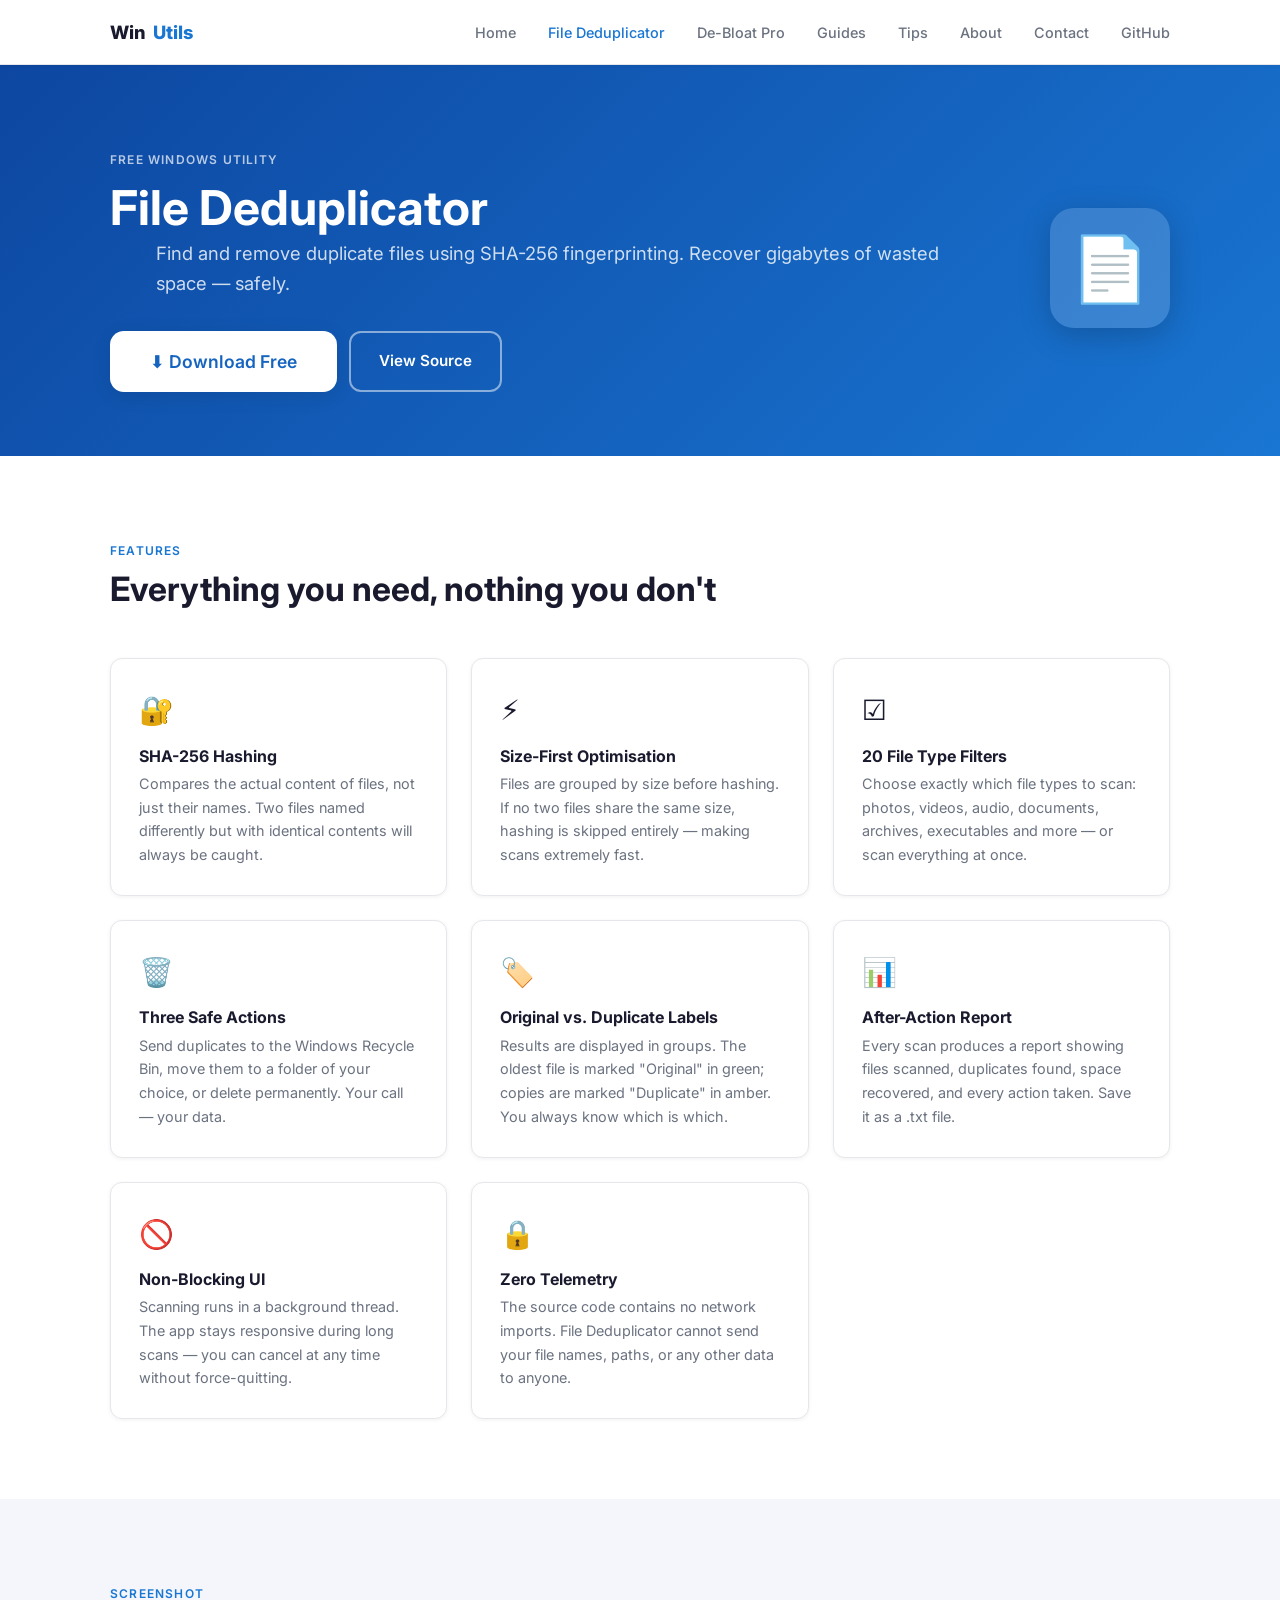
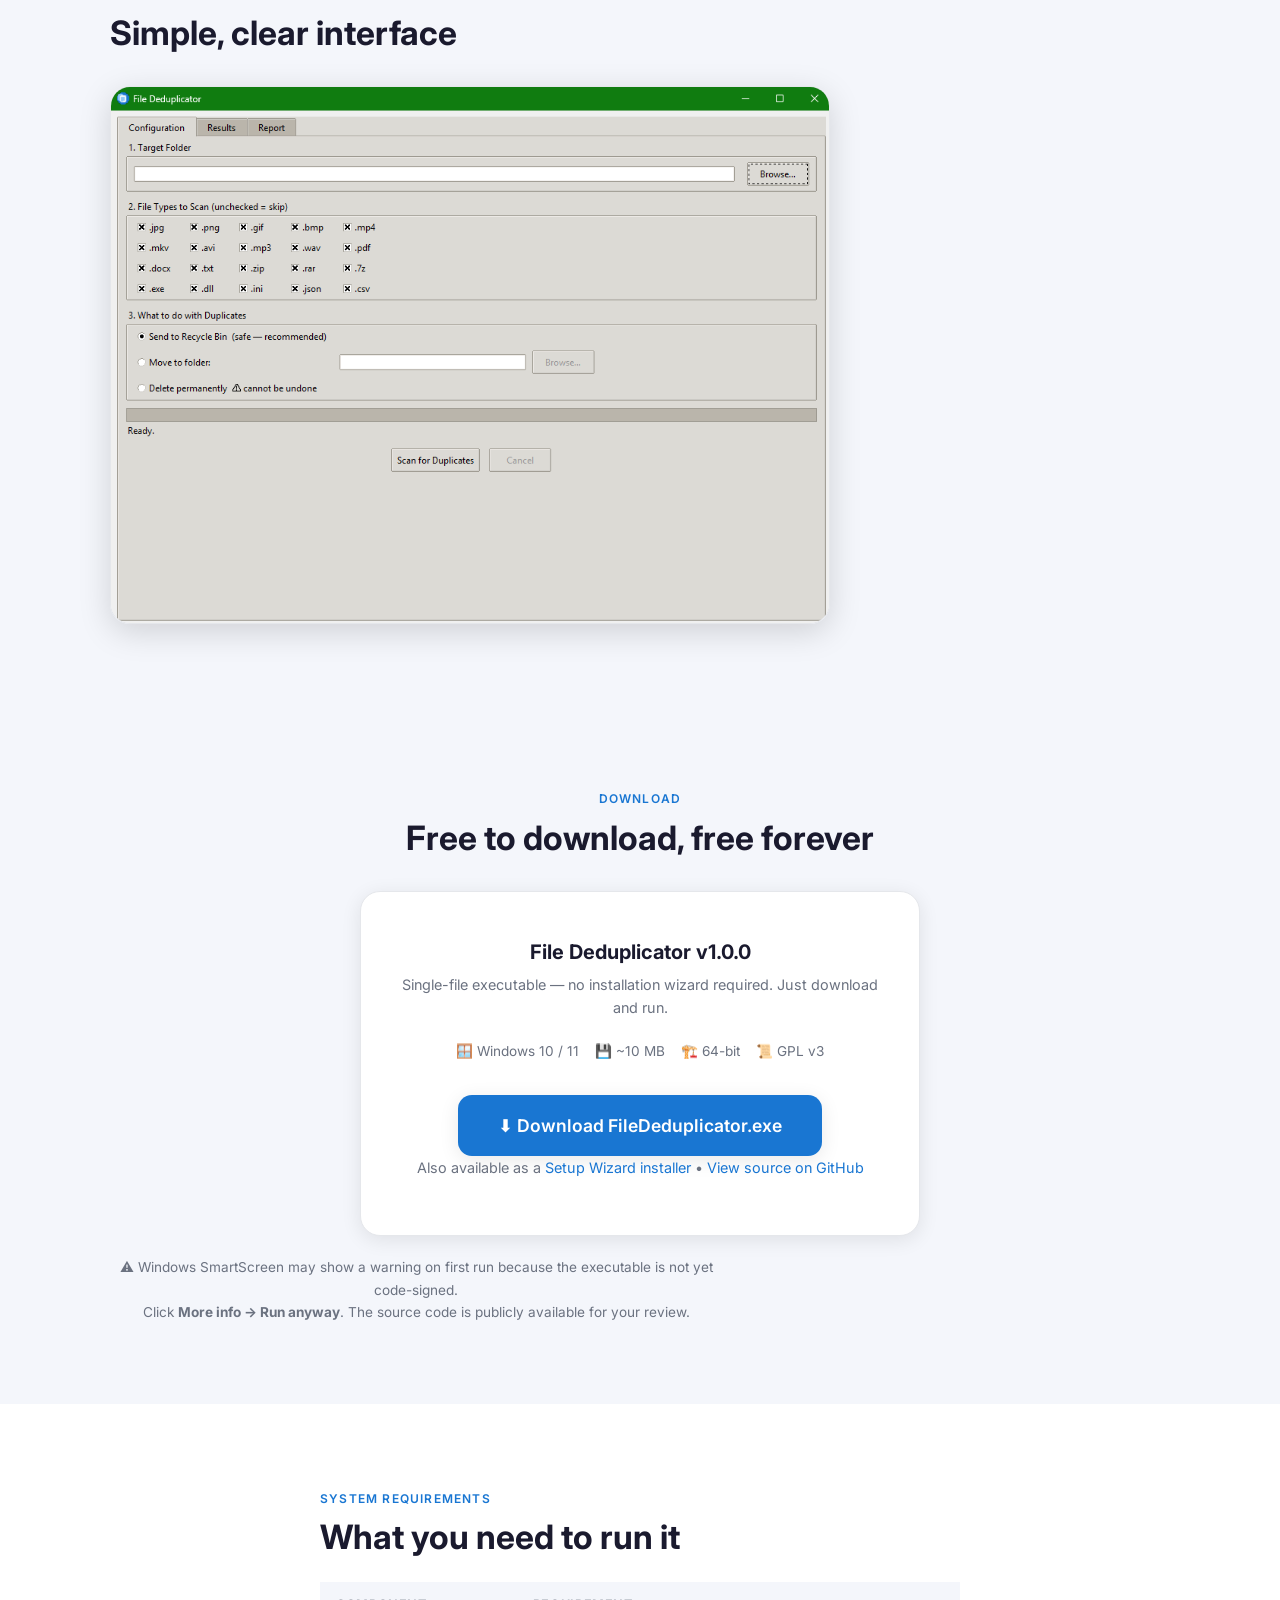
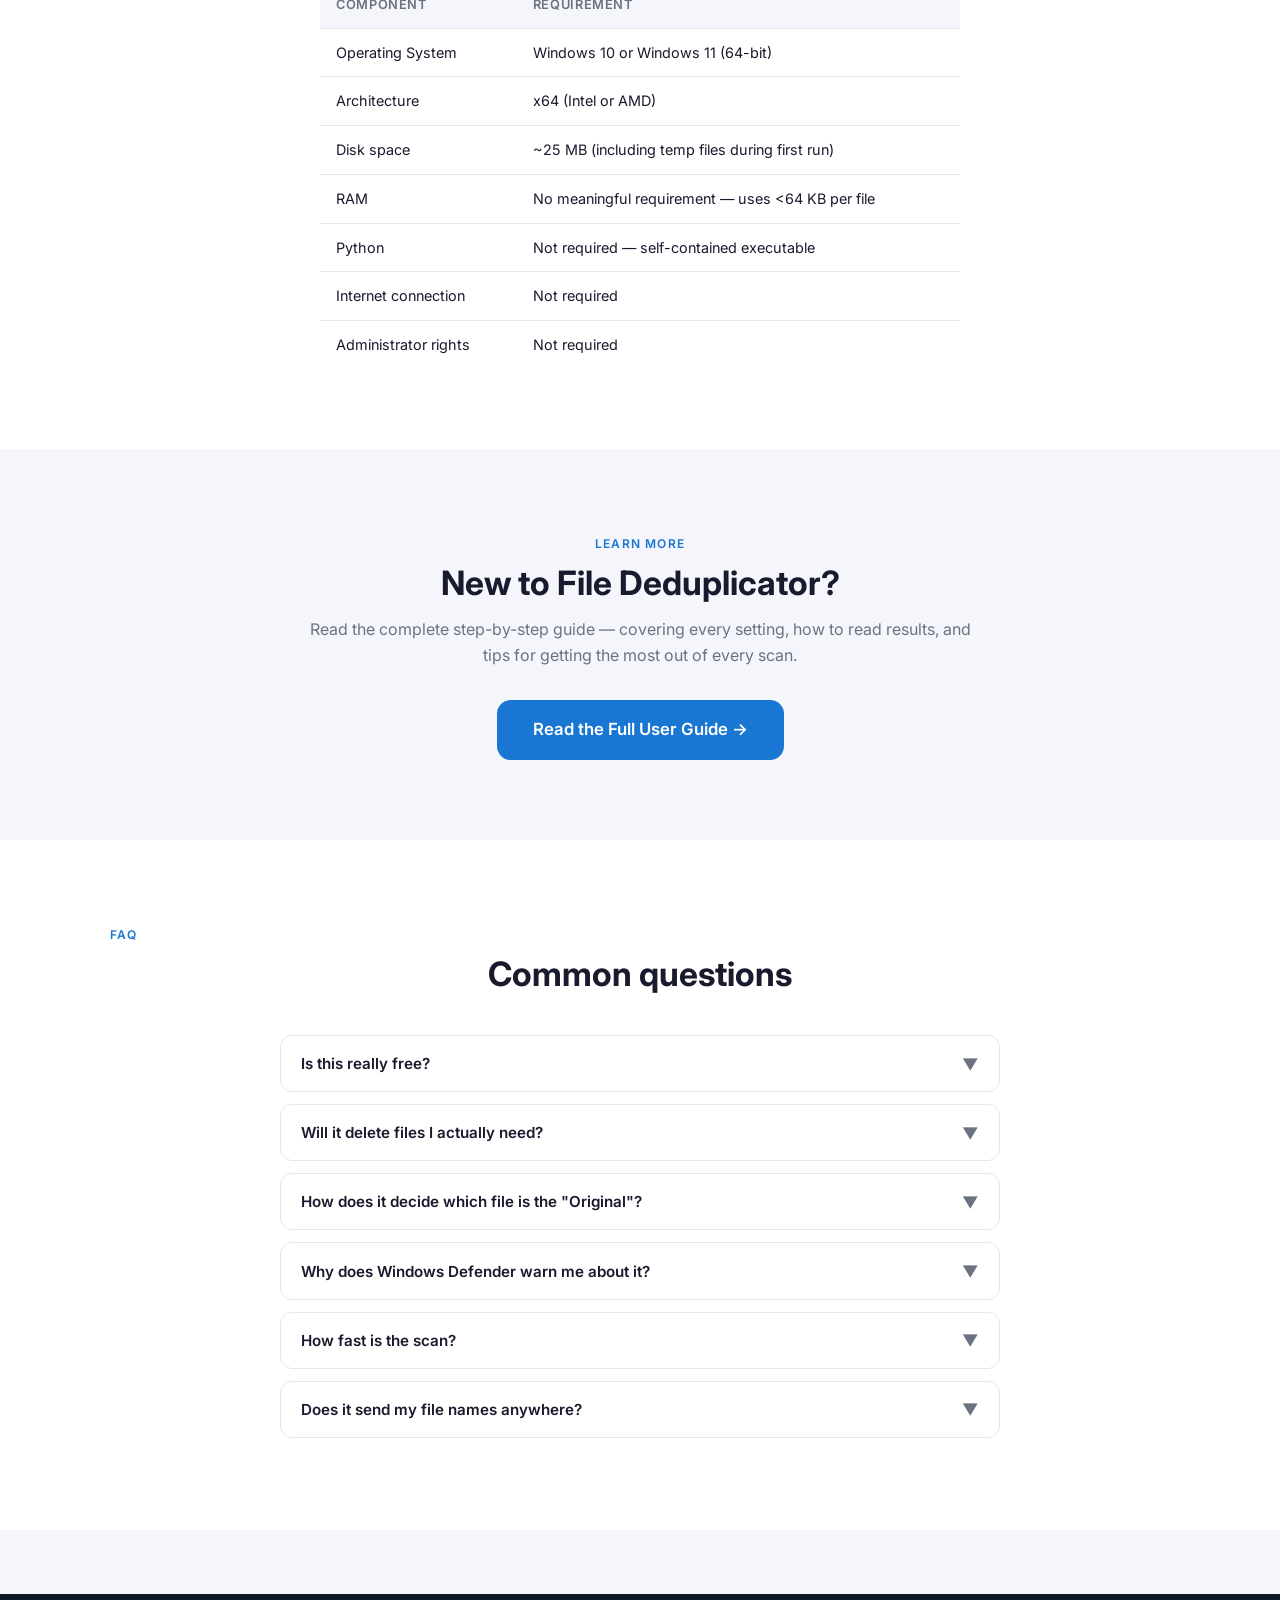
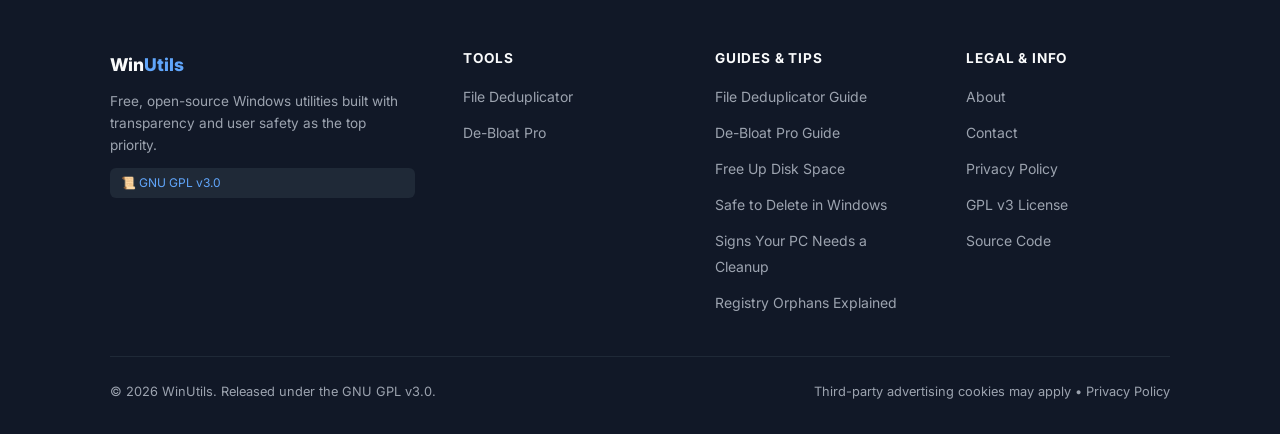
<file: file-deduplicator.html>
﻿<!DOCTYPE html>
<html lang="en">
<head>
  <meta charset="UTF-8" />
  <meta name="viewport" content="width=device-width, initial-scale=1.0" />
  <title>File Deduplicator — Find &amp; Remove Duplicate Files | WinUtils</title>
  <meta name="description" content="Free Windows tool to find and remove duplicate files using SHA-256 hashing. Send to Recycle Bin, move to folder, or delete. Supports 20 file types. No install required." />
  <meta name="keywords" content="file deduplicator, remove duplicate files, windows duplicate finder, sha256 file scanner, free duplicate remover" />

  <meta property="og:title"       content="File Deduplicator — Free Windows Duplicate File Finder" />
  <meta property="og:description" content="Find and safely remove duplicate files on Windows using SHA-256 fingerprinting. Free, open-source, no telemetry." />
  <meta property="og:type"        content="website" />

  <link rel="preconnect" href="https://fonts.googleapis.com" />
  <link rel="preconnect" href="https://fonts.gstatic.com" crossorigin />
  <link href="https://fonts.googleapis.com/css2?family=Inter:wght@400;500;600;700;800&display=swap" rel="stylesheet" />
  <link rel="stylesheet" href="css/style.css" />

  <!-- ADSENSE HEAD TAG (replace with yours) -->
  <script async src="https://pagead2.googlesyndication.com/pagead/js/adsbygoogle.js?client=ca-pub-3113497797062498" crossorigin="anonymous"></script>
</head>
<body>

  <!-- ═══════════ NAVIGATION ═══════════ -->
  <nav class="nav" aria-label="Main navigation">
    <div class="container nav__inner">
      <a href="index.html" class="nav__logo">Win<span>Utils</span></a>
      <ul class="nav__links" role="list">
        <li><a href="index.html">Home</a></li>
        <li><a href="file-deduplicator.html">File Deduplicator</a></li>
        <li><a href="debloat-pro.html">De-Bloat Pro</a></li>
        <li><a href="guide-file-deduplicator.html">Guides</a></li>
        <li><a href="tips-free-up-disk-space.html">Tips</a></li>
        <li><a href="about.html">About</a></li>
        <li><a href="contact.html">Contact</a></li>
        <li><a href="https://github.com/yubnub7" target="_blank" rel="noopener">GitHub</a></li>
      </ul>
      <button class="nav__hamburger" aria-label="Open menu" aria-expanded="false">
        <span></span><span></span><span></span>
      </button>
    </div>
  </nav>

  <!-- ═══════════ APP HERO ═══════════ -->
  <section class="app-hero app-hero--blue">
    <div class="container app-hero__inner">
      <div class="app-hero__text">
        <p class="section-label">Free Windows Utility</p>
        <h1>File Deduplicator</h1>
        <p class="hero__sub" style="margin-bottom:2rem;">Find and remove duplicate files using SHA-256 fingerprinting. Recover gigabytes of wasted space — safely.</p>
        <div style="display:flex;flex-wrap:wrap;gap:.75rem;">
          <a href="#download" class="btn btn--download" style="background:#fff;color:#1565C0;" data-download="FileDeduplicator">
            ⬇ Download Free
          </a>
          <a href="https://github.com/yubnub7/file-deduplicator" target="_blank" rel="noopener"
             class="btn btn--outline" style="border-color:rgba(255,255,255,.5);color:#fff;">
            View Source
          </a>
        </div>
      </div>
      <div class="app-hero__icon">📄</div>
    </div>
  </section>

  <!-- ═══════════ FEATURES ═══════════ -->
  <section class="section section--alt">
    <div class="container">
      <p class="section-label">Features</p>
      <h2>Everything you need, nothing you don't</h2>

      <div class="features-grid">
        <div class="feature-card">
          <div class="feature-card__icon">🔐</div>
          <h4>SHA-256 Hashing</h4>
          <p>Compares the actual content of files, not just their names. Two files named differently but with identical contents will always be caught.</p>
        </div>
        <div class="feature-card">
          <div class="feature-card__icon">⚡</div>
          <h4>Size-First Optimisation</h4>
          <p>Files are grouped by size before hashing. If no two files share the same size, hashing is skipped entirely — making scans extremely fast.</p>
        </div>
        <div class="feature-card">
          <div class="feature-card__icon">☑️</div>
          <h4>20 File Type Filters</h4>
          <p>Choose exactly which file types to scan: photos, videos, audio, documents, archives, executables and more — or scan everything at once.</p>
        </div>
        <div class="feature-card">
          <div class="feature-card__icon">🗑️</div>
          <h4>Three Safe Actions</h4>
          <p>Send duplicates to the Windows Recycle Bin, move them to a folder of your choice, or delete permanently. Your call — your data.</p>
        </div>
        <div class="feature-card">
          <div class="feature-card__icon">🏷️</div>
          <h4>Original vs. Duplicate Labels</h4>
          <p>Results are displayed in groups. The oldest file is marked "Original" in green; copies are marked "Duplicate" in amber. You always know which is which.</p>
        </div>
        <div class="feature-card">
          <div class="feature-card__icon">📊</div>
          <h4>After-Action Report</h4>
          <p>Every scan produces a report showing files scanned, duplicates found, space recovered, and every action taken. Save it as a .txt file.</p>
        </div>
        <div class="feature-card">
          <div class="feature-card__icon">🚫</div>
          <h4>Non-Blocking UI</h4>
          <p>Scanning runs in a background thread. The app stays responsive during long scans — you can cancel at any time without force-quitting.</p>
        </div>
        <div class="feature-card">
          <div class="feature-card__icon">🔒</div>
          <h4>Zero Telemetry</h4>
          <p>The source code contains no network imports. File Deduplicator cannot send your file names, paths, or any other data to anyone.</p>
        </div>
      </div>
    </div>
  </section>

  <!-- ═══════════ SCREENSHOT PLACEHOLDER ═══════════ -->
  <section class="section">
    <div class="container">
      <p class="section-label">Screenshot</p>
      <h2>Simple, clear interface</h2>
      <div style="margin-top:2rem;text-align:center;">
        <img src="img/screenshot-deduplicator.png"
             alt="File Deduplicator showing the configuration tab with file type checkboxes, action options, and Scan button"
             class="app-screenshot" />
      </div>
    </div>
  </section>

  <!-- ═══════════ DOWNLOAD ═══════════ -->
  <section class="download-section" id="download">
    <div class="container">
      <p class="section-label">Download</p>
      <h2>Free to download, free forever</h2>

      <div class="download-box">
        <h3>File Deduplicator v1.0.0</h3>
        <p>Single-file executable — no installation wizard required. Just download and run.</p>

        <div class="download-meta">
          <span>🪟 Windows 10 / 11</span>
          <span>💾 ~10 MB</span>
          <span>🏗️ 64-bit</span>
          <span>📜 GPL v3</span>
        </div>

        <a href="https://github.com/yubnub7/file-deduplicator/releases/download/software/FileDeduplicator.exe"
           class="btn btn--primary btn--download"
           data-download="FileDeduplicator">
          ⬇ Download FileDeduplicator.exe
        </a>

        <p class="download-note">
          Also available as a <a href="https://github.com/yubnub7/file-deduplicator/releases/download/software/FileDeduplicator_Setup_v1.0.0.exe">Setup Wizard installer</a>
          &bull; <a href="https://github.com/yubnub7/file-deduplicator" target="_blank" rel="noopener">View source on GitHub</a>
        </p>
      </div>

      <p style="text-align:center;margin-top:1.25rem;font-size:.85rem;color:var(--text-muted);">
        ⚠ Windows SmartScreen may show a warning on first run because the executable is not yet code-signed.<br>
        Click <strong>More info → Run anyway</strong>. The source code is publicly available for your review.
      </p>
    </div>
  </section>

  <!-- ═══════════ SYSTEM REQUIREMENTS ═══════════ -->
  <section class="section section--alt">
    <div class="container" style="max-width:680px;">
      <p class="section-label">System Requirements</p>
      <h2>What you need to run it</h2>
      <table class="requirements">
        <thead>
          <tr><th>Component</th><th>Requirement</th></tr>
        </thead>
        <tbody>
          <tr><td>Operating System</td><td>Windows 10 or Windows 11 (64-bit)</td></tr>
          <tr><td>Architecture</td><td>x64 (Intel or AMD)</td></tr>
          <tr><td>Disk space</td><td>~25 MB (including temp files during first run)</td></tr>
          <tr><td>RAM</td><td>No meaningful requirement — uses &lt;64 KB per file</td></tr>
          <tr><td>Python</td><td>Not required — self-contained executable</td></tr>
          <tr><td>Internet connection</td><td>Not required</td></tr>
          <tr><td>Administrator rights</td><td>Not required</td></tr>
        </tbody>
      </table>
    </div>
  </section>

  <!-- ═══════════ GUIDE CTA ═══════════ -->
  <section class="section">
    <div class="container" style="text-align:center;">
      <p class="section-label">Learn More</p>
      <h2>New to File Deduplicator?</h2>
      <p style="color:var(--text-muted);margin:.75rem auto 2rem;">Read the complete step-by-step guide — covering every setting, how to read results, and tips for getting the most out of every scan.</p>
      <a href="guide-file-deduplicator.html" class="btn btn--primary btn--lg">Read the Full User Guide →</a>
    </div>
  </section>

  <!-- ═══════════ FAQ ═══════════ -->
  <section class="section section--alt">
    <div class="container">
      <p class="section-label">FAQ</p>
      <h2 style="text-align:center;">Common questions</h2>

      <div class="faq">
        <div class="faq__item">
          <button class="faq__question">Is this really free? <span class="faq__chevron">▼</span></button>
          <div class="faq__answer">Yes — completely free, forever. It is released under the GNU General Public License v3, which means you can use, copy, and even modify it at no cost.</div>
        </div>
        <div class="faq__item">
          <button class="faq__question">Will it delete files I actually need? <span class="faq__chevron">▼</span></button>
          <div class="faq__answer">The app never deletes anything automatically. You always see the results first, choose which duplicates to act on, and confirm before anything happens. The default action is "Send to Recycle Bin", which is fully reversible.</div>
        </div>
        <div class="faq__item">
          <button class="faq__question">How does it decide which file is the "Original"? <span class="faq__chevron">▼</span></button>
          <div class="faq__answer">Within each group of identical files, the one with the oldest modification timestamp is labelled "Original". The others are labelled "Duplicate". You can always choose to keep whichever one you prefer — just deselect it before applying the action.</div>
        </div>
        <div class="faq__item">
          <button class="faq__question">Why does Windows Defender warn me about it? <span class="faq__chevron">▼</span></button>
          <div class="faq__answer">The executable is not yet commercially code-signed, so SmartScreen shows a warning for any software it hasn't seen before. This is normal for new, self-published tools. You can review the full source code on GitHub before running it. Click "More info → Run anyway" to proceed.</div>
        </div>
        <div class="faq__item">
          <button class="faq__question">How fast is the scan? <span class="faq__chevron">▼</span></button>
          <div class="faq__answer">Very fast for most drives. The size-first grouping means many files are ruled out without being hashed at all. On a typical drive with 100,000 files, most scans complete in under a minute. SSD drives are faster than HDDs.</div>
        </div>
        <div class="faq__item">
          <button class="faq__question">Does it send my file names anywhere? <span class="faq__chevron">▼</span></button>
          <div class="faq__answer">No. The source code contains no network libraries whatsoever. The application has no ability to make any network connection. Your file names, paths, and content never leave your machine.</div>
        </div>
      </div>
    </div>
  </section>

  <!-- ═══════════ FOOTER ═══════════ -->
  <footer class="footer">
    <div class="container">
      <div class="footer__inner">
        <div class="footer__brand">
          <span class="footer__logo">Win<span>Utils</span></span>
          <p class="footer__tagline">Free, open-source Windows utilities built with transparency and user safety as the top priority.</p>
          <span class="footer__gpl">📜 GNU GPL v3.0</span>
        </div>
        <div class="footer__col">
          <h4>Tools</h4>
          <ul>
            <li><a href="file-deduplicator.html">File Deduplicator</a></li>
            <li><a href="debloat-pro.html">De-Bloat Pro</a></li>
          </ul>
        </div>
        <div class="footer__col">
          <h4>Guides &amp; Tips</h4>
          <ul>
            <li><a href="guide-file-deduplicator.html">File Deduplicator Guide</a></li>
            <li><a href="guide-debloat-pro.html">De-Bloat Pro Guide</a></li>
            <li><a href="tips-free-up-disk-space.html">Free Up Disk Space</a></li>
            <li><a href="tips-safe-to-delete.html">Safe to Delete in Windows</a></li>
            <li><a href="tips-signs-pc-needs-cleanup.html">Signs Your PC Needs a Cleanup</a></li>
            <li><a href="tips-registry-orphans.html">Registry Orphans Explained</a></li>
          </ul>
        </div>
        <div class="footer__col">
          <h4>Legal &amp; Info</h4>
          <ul>
            <li><a href="about.html">About</a></li>
            <li><a href="contact.html">Contact</a></li>
            <li><a href="privacy-policy.html">Privacy Policy</a></li>
            <li><a href="https://www.gnu.org/licenses/gpl-3.0.html" target="_blank" rel="noopener">GPL v3 License</a></li>
            <li><a href="https://github.com/yubnub7" target="_blank" rel="noopener">Source Code</a></li>
          </ul>
        </div>
      </div>
      <div class="footer__bottom">
        <span>&copy; <script>document.write(new Date().getFullYear())</script> WinUtils. Released under the GNU GPL v3.0.</span>
        <span>Third-party advertising cookies may apply &bull; <a href="privacy-policy.html" style="color:#9CA3AF">Privacy Policy</a></span>
      </div>
    </div>
  </footer>

  <script src="js/main.js"></script>
  <script data-goatcounter="https://yubnub7.goatcounter.com/count" async src="//gc.zgo.at/count.js"></script>
</body>
</html>
</file>
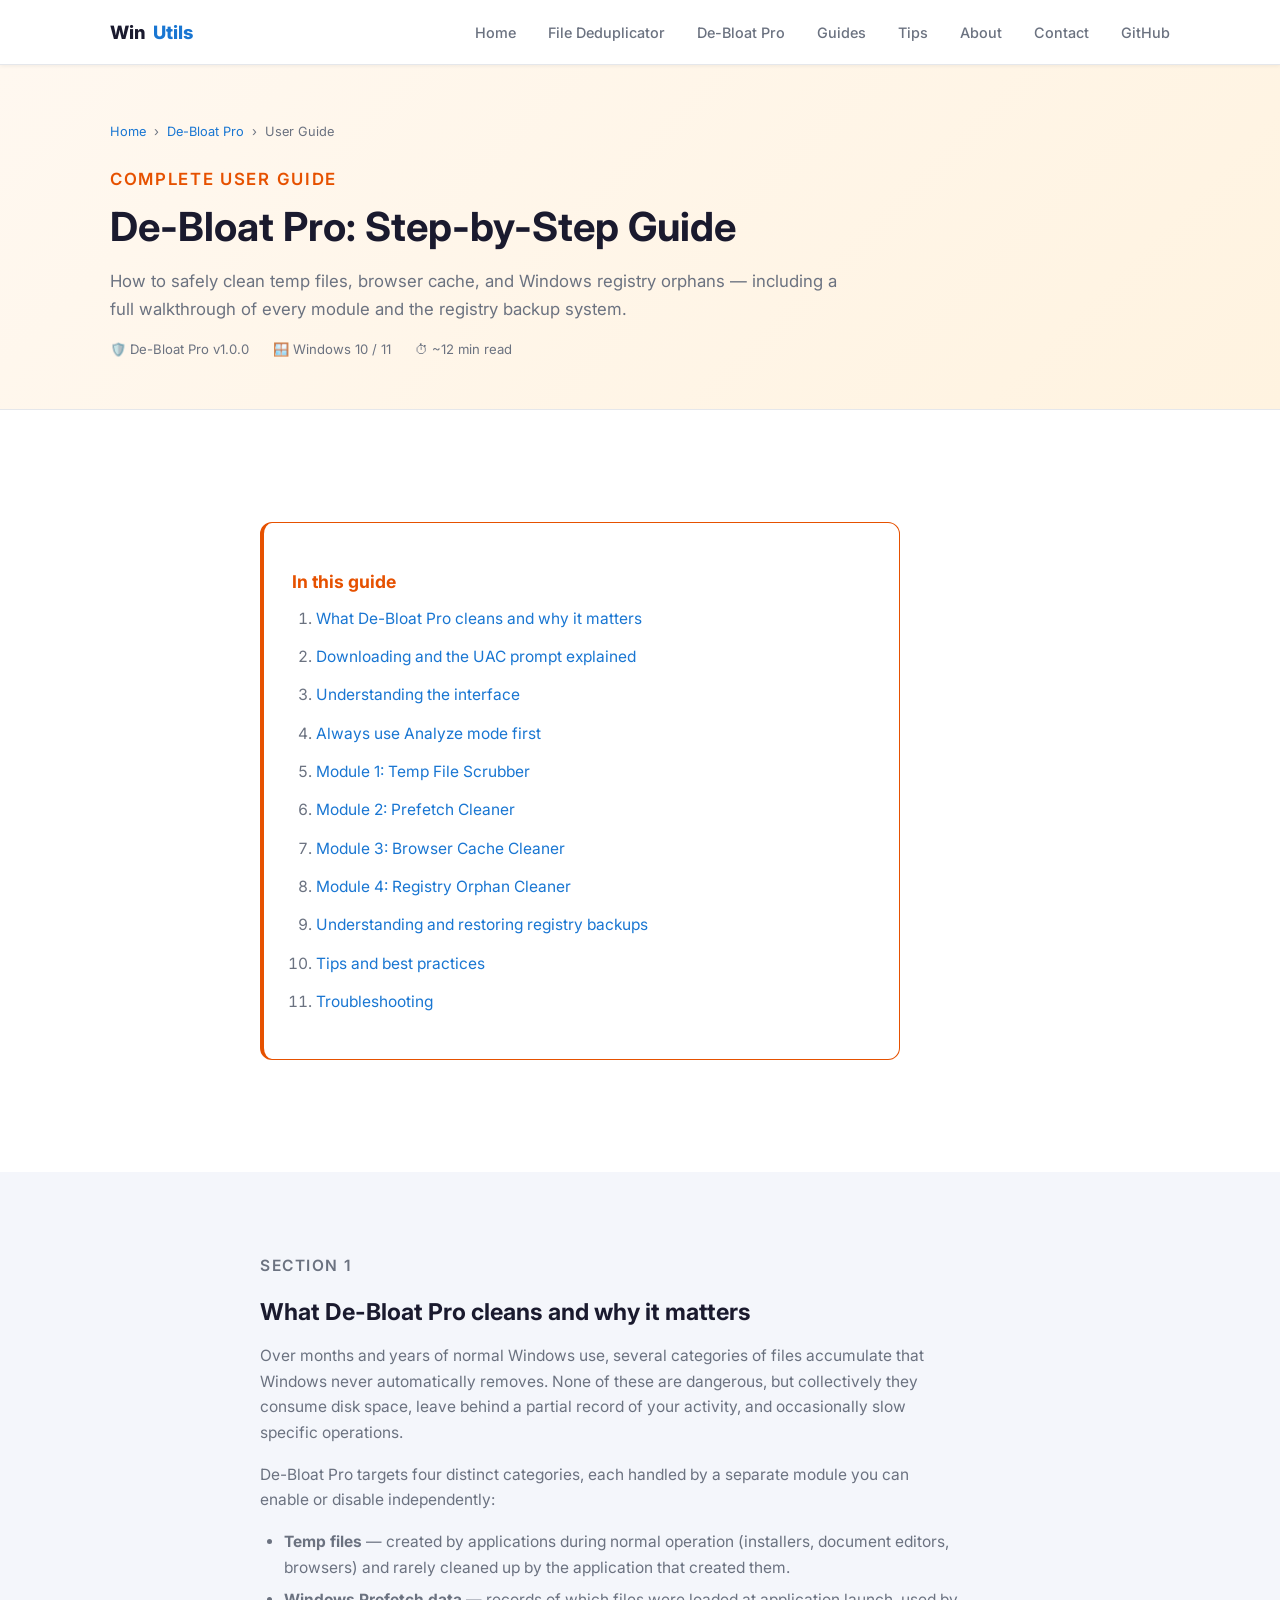
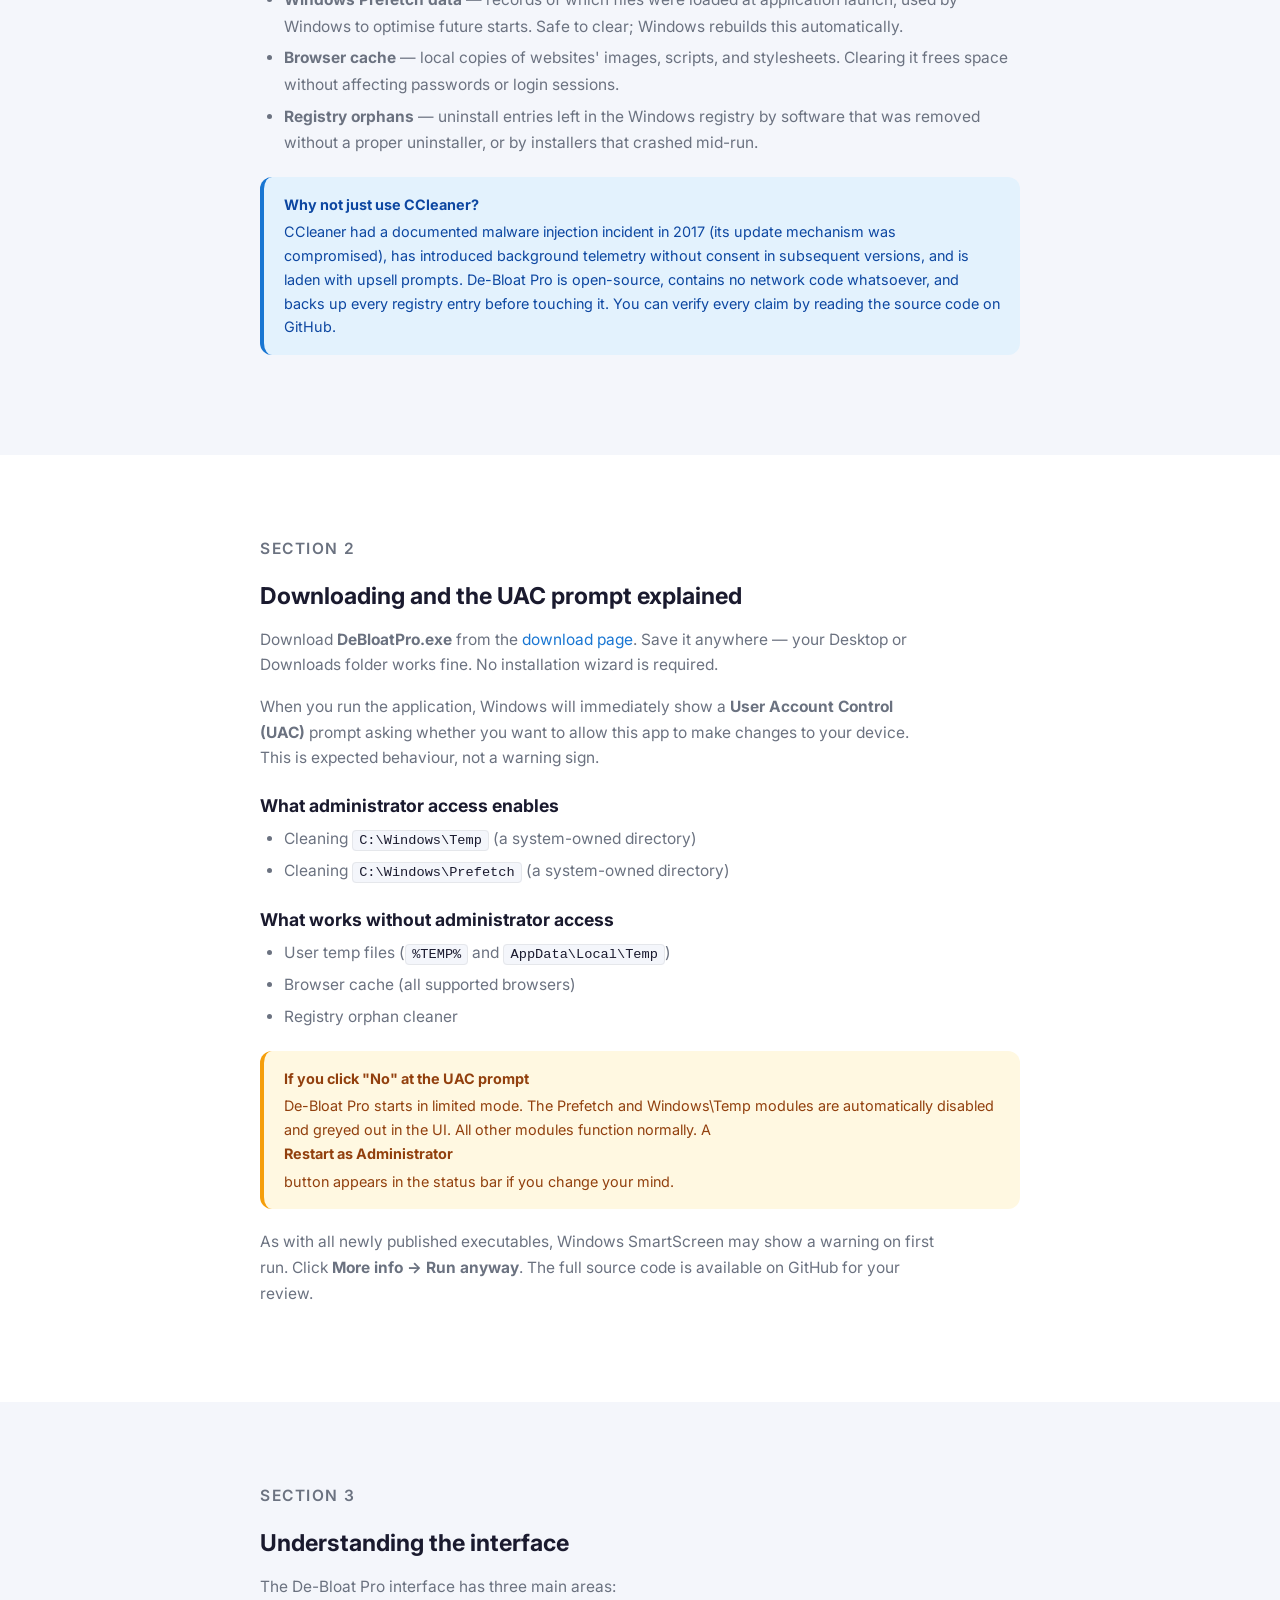
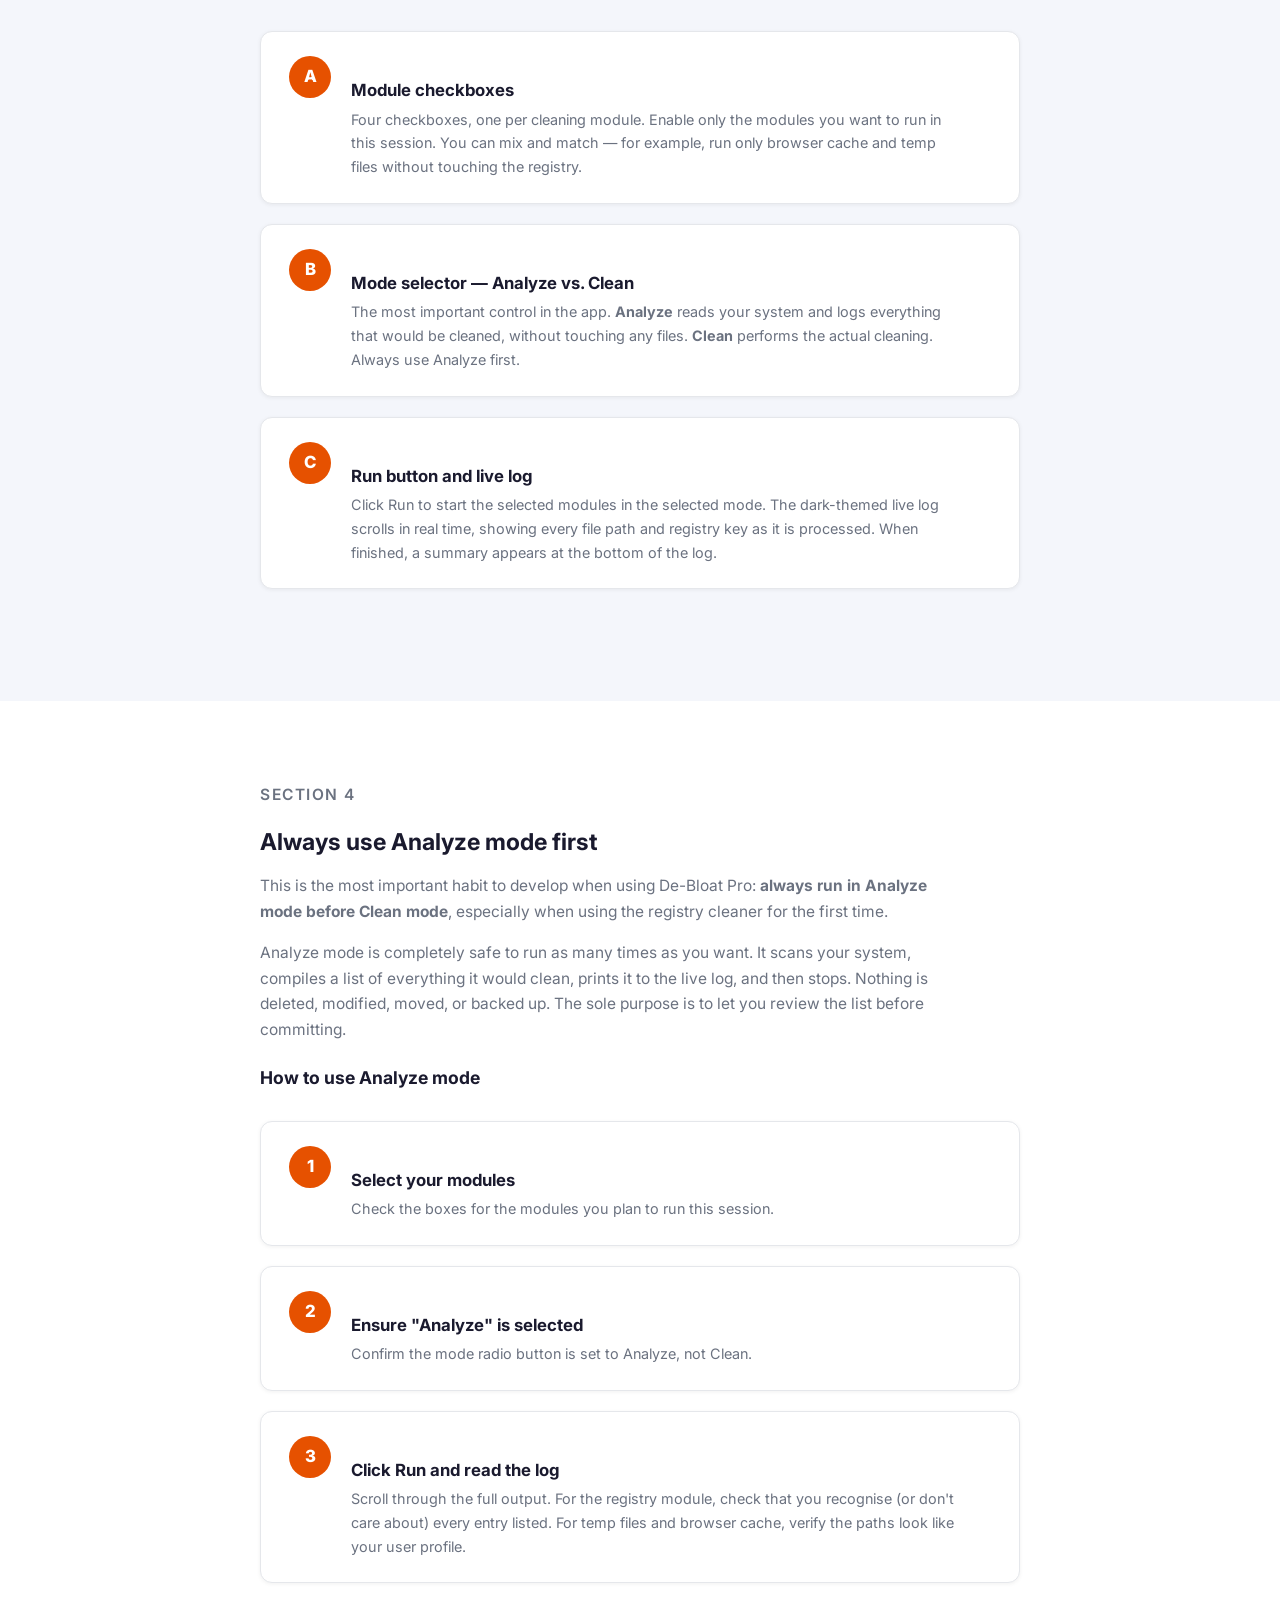
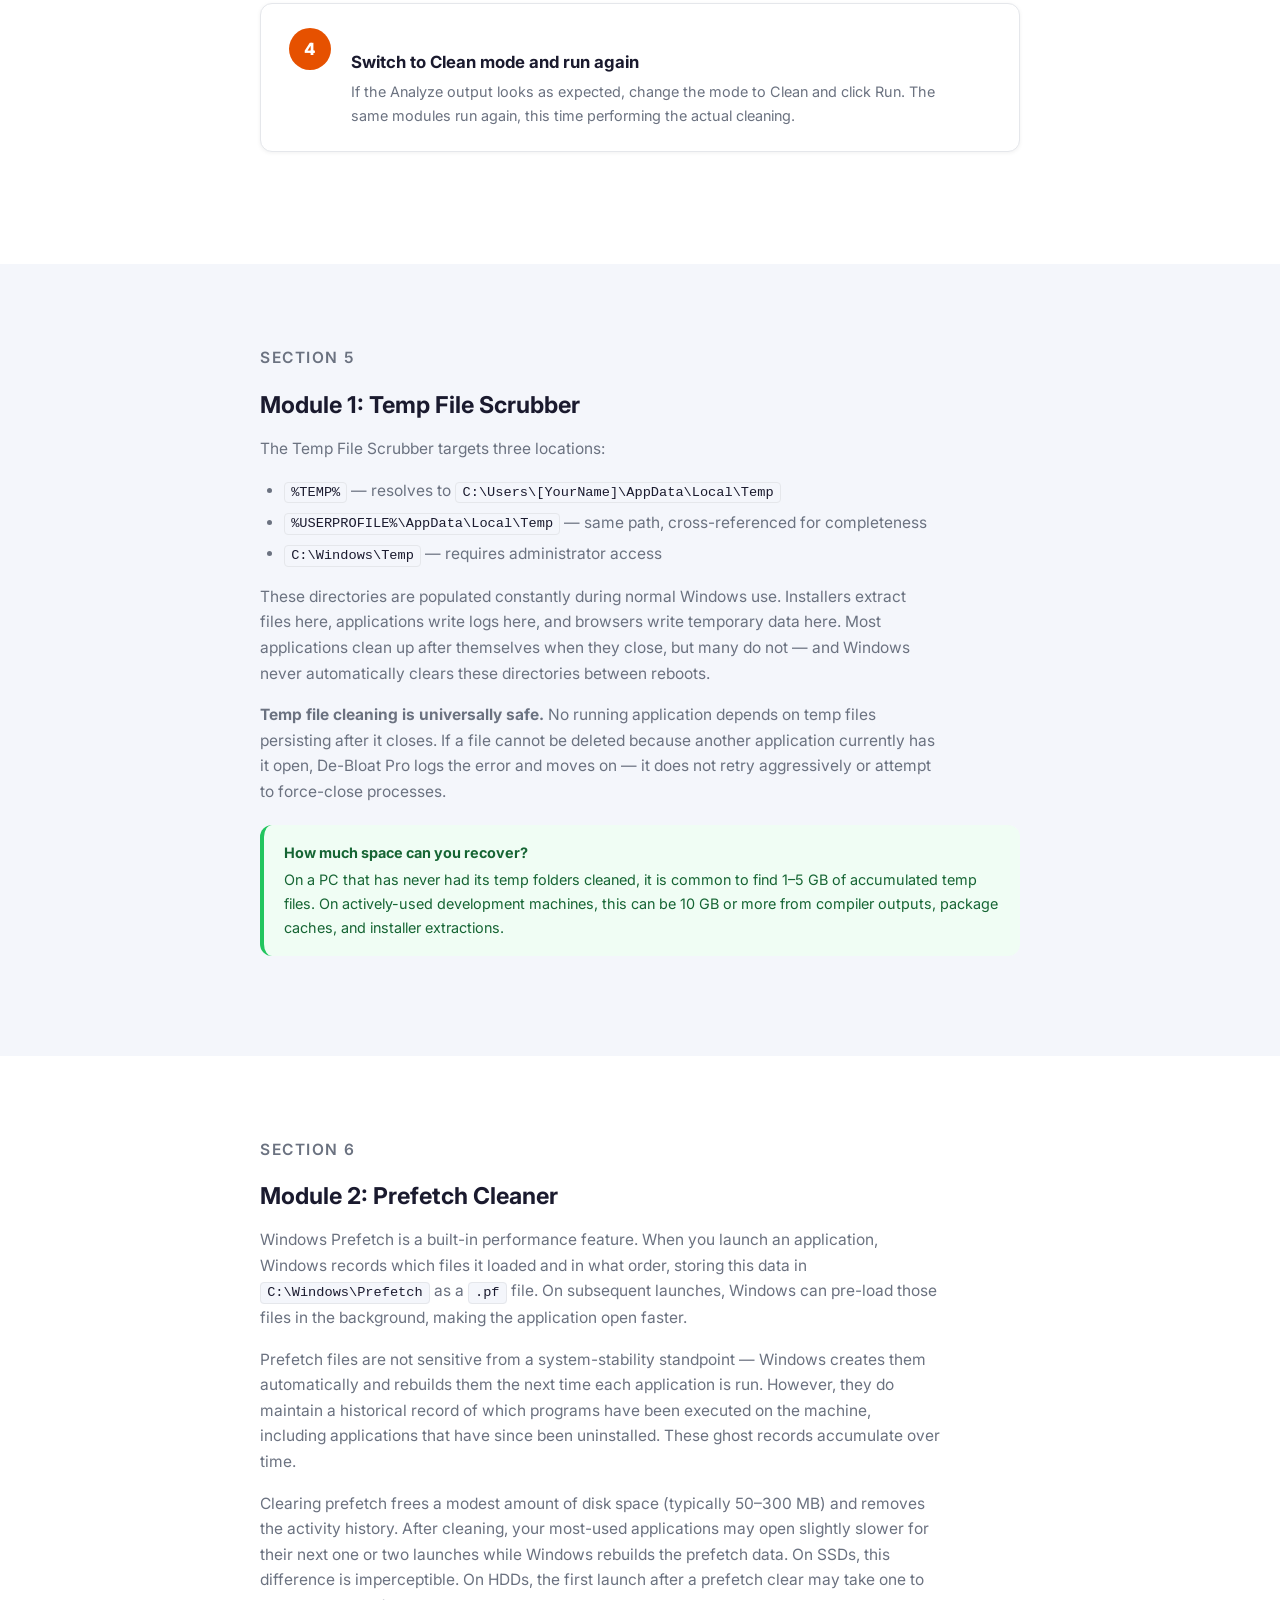
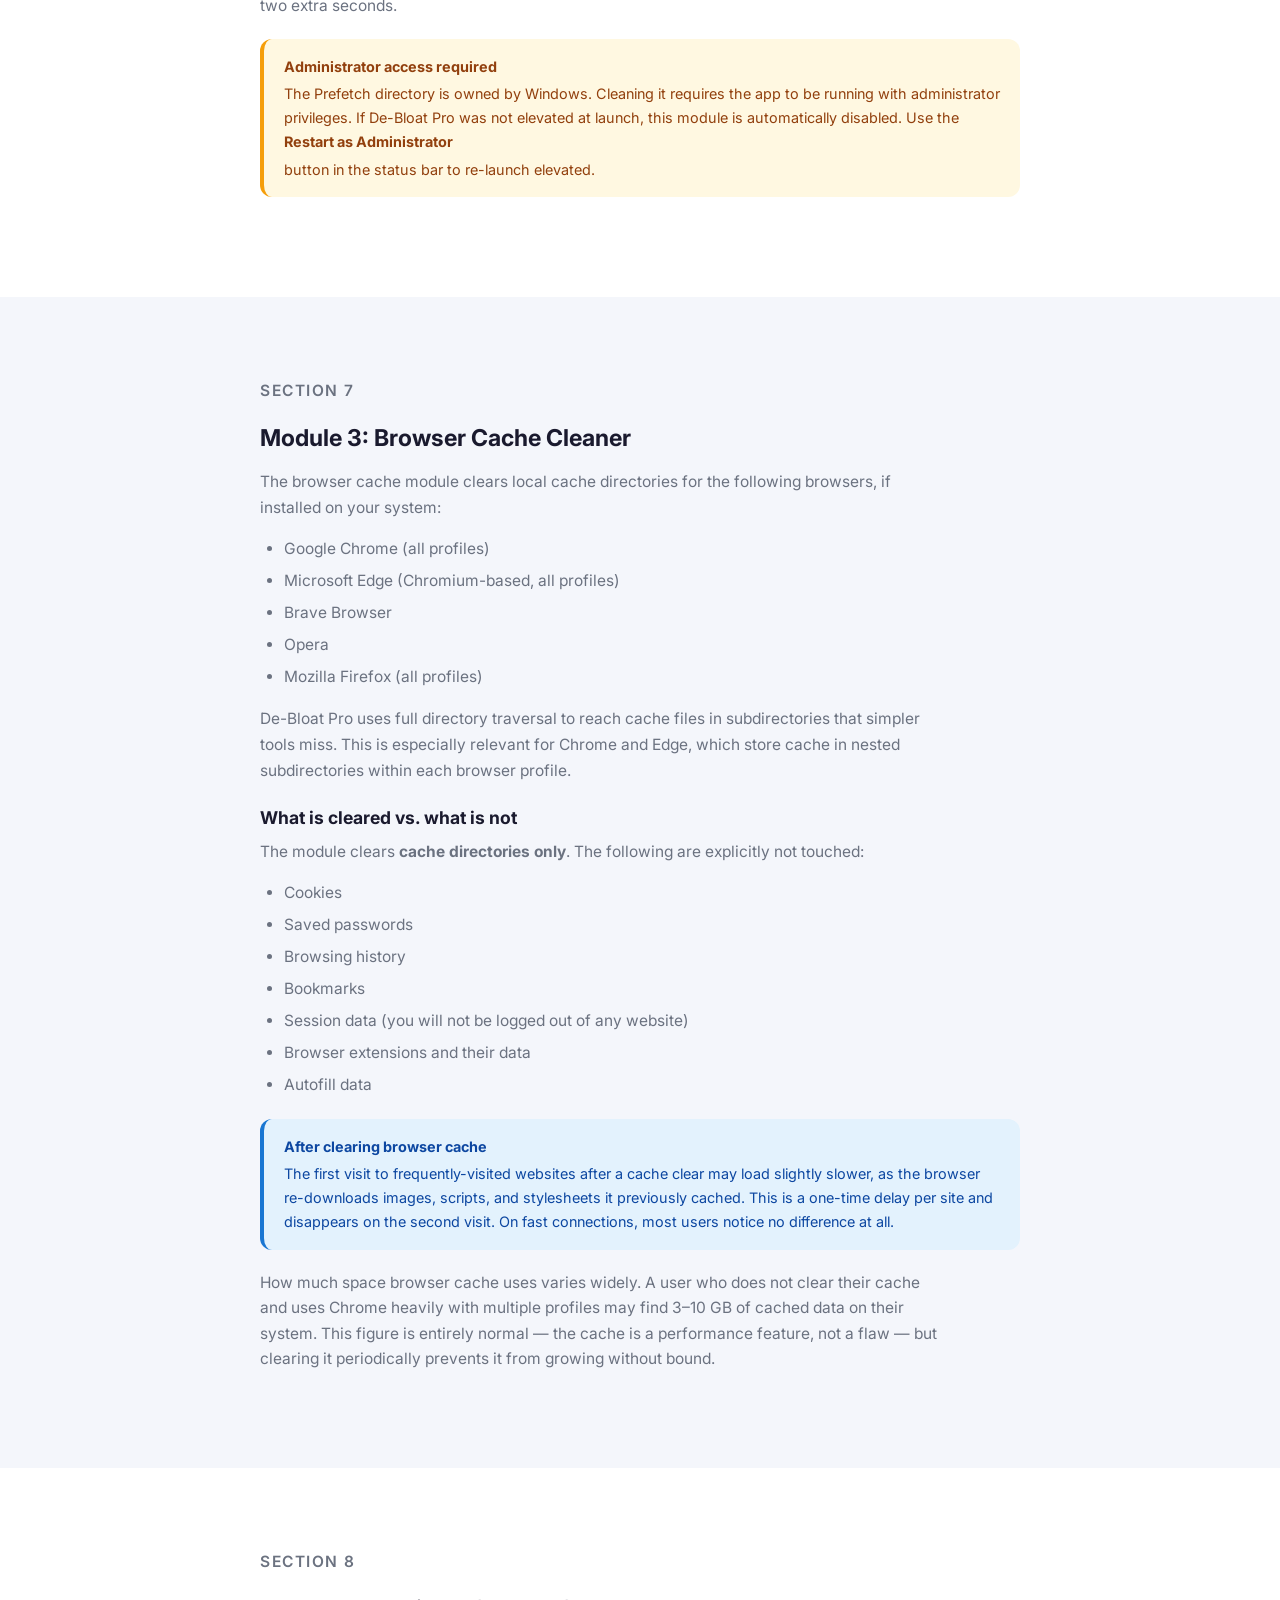
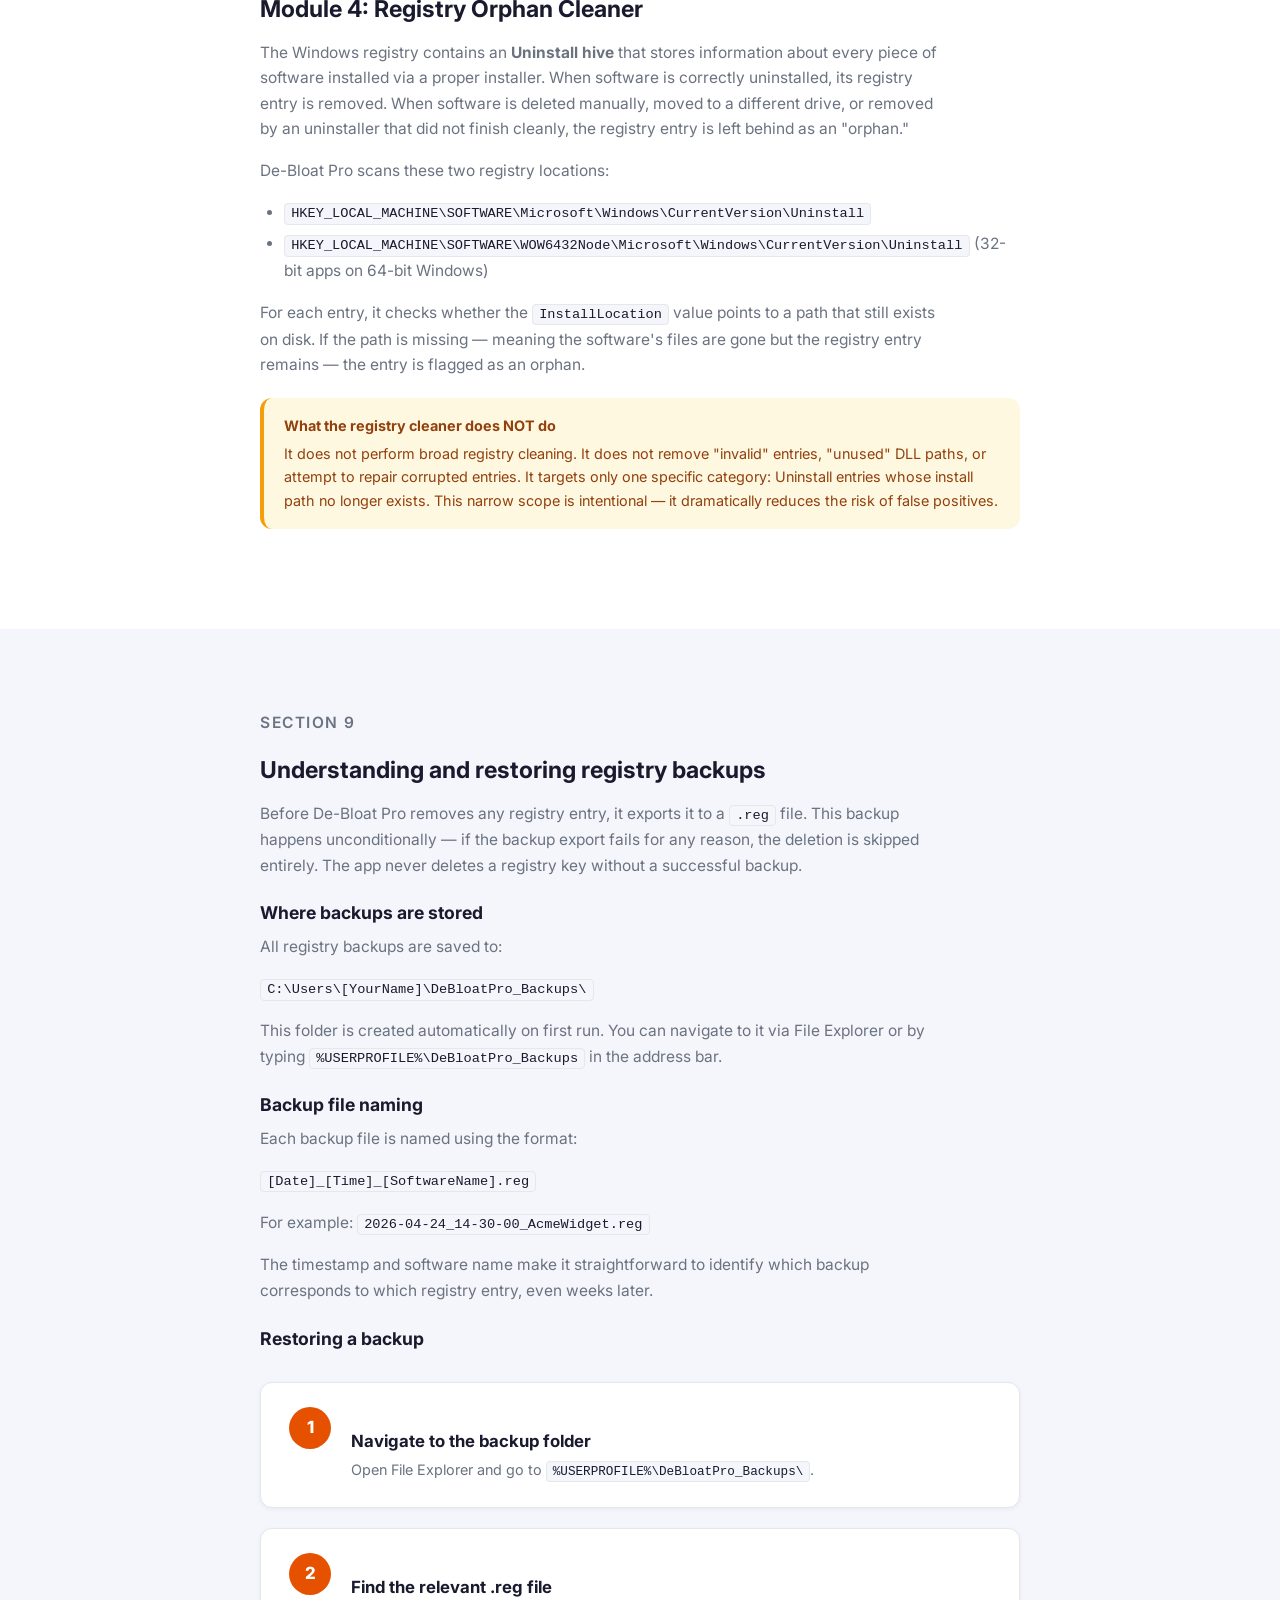
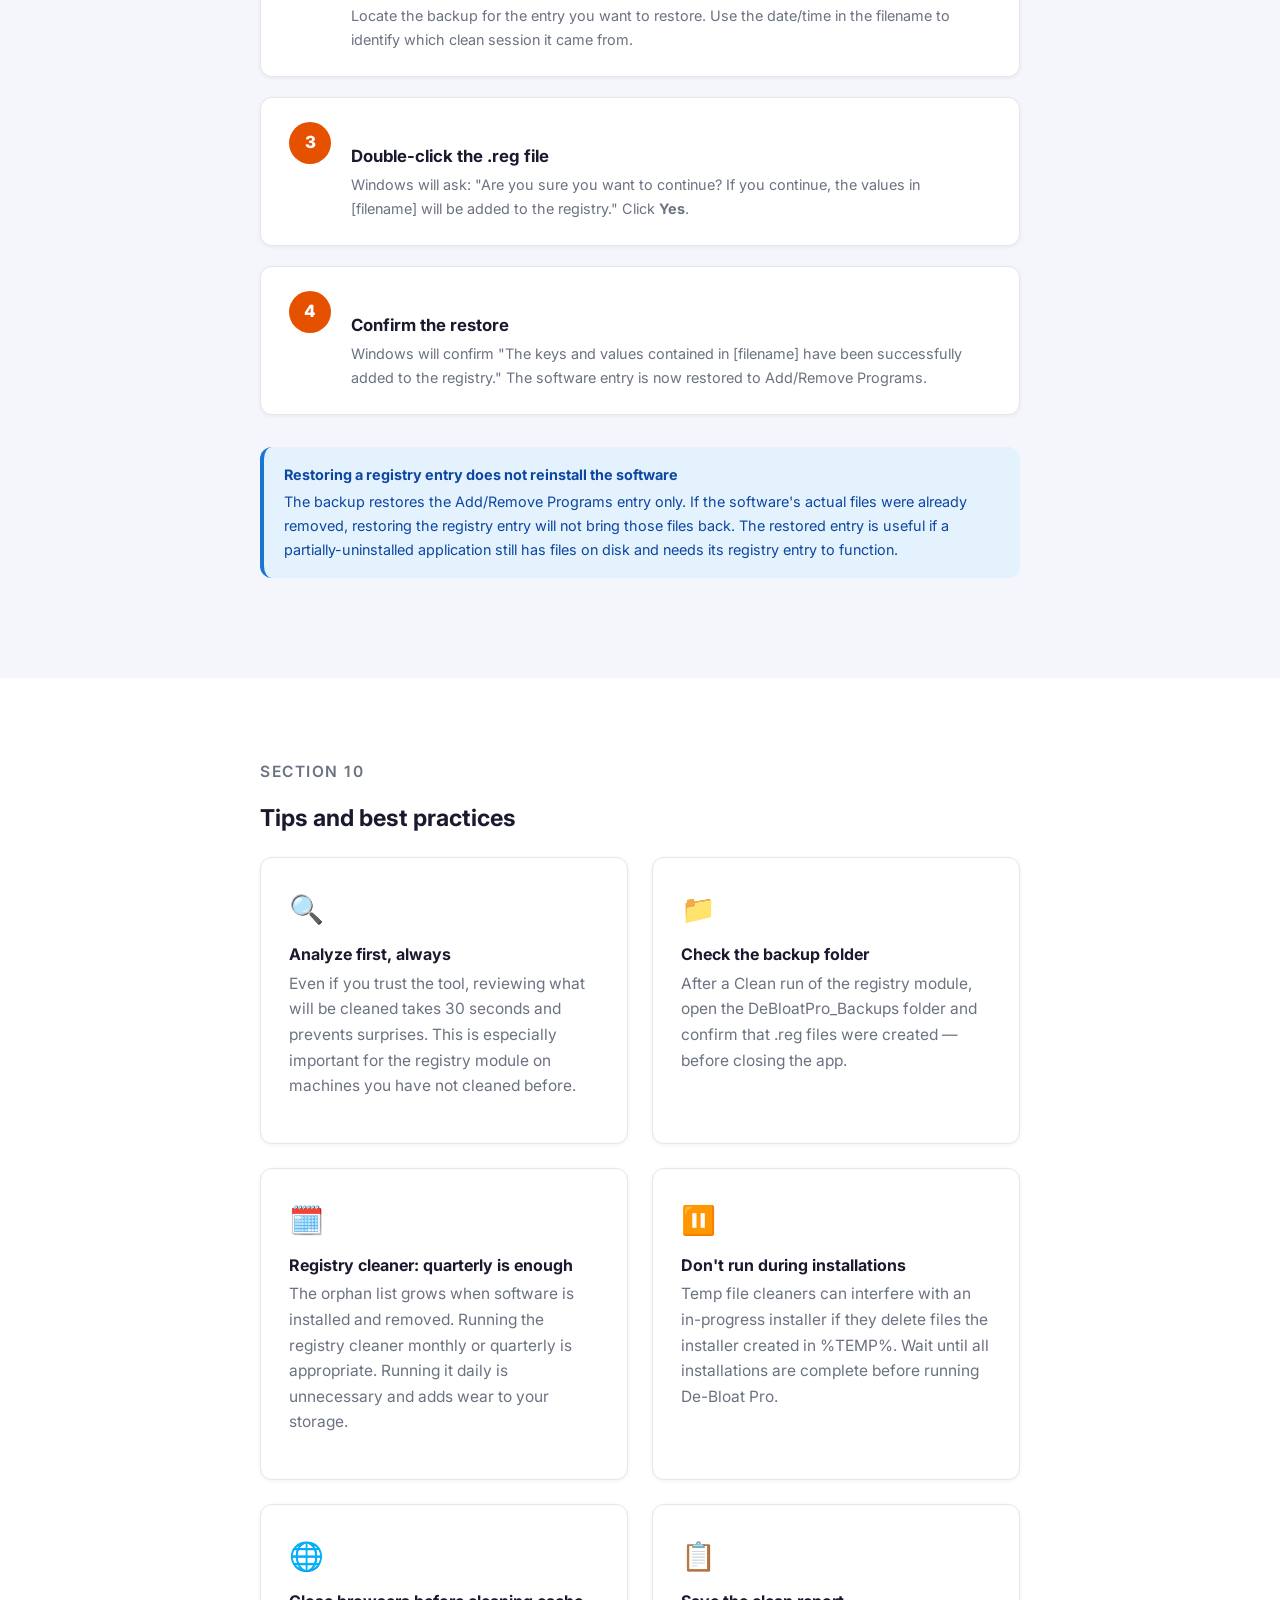
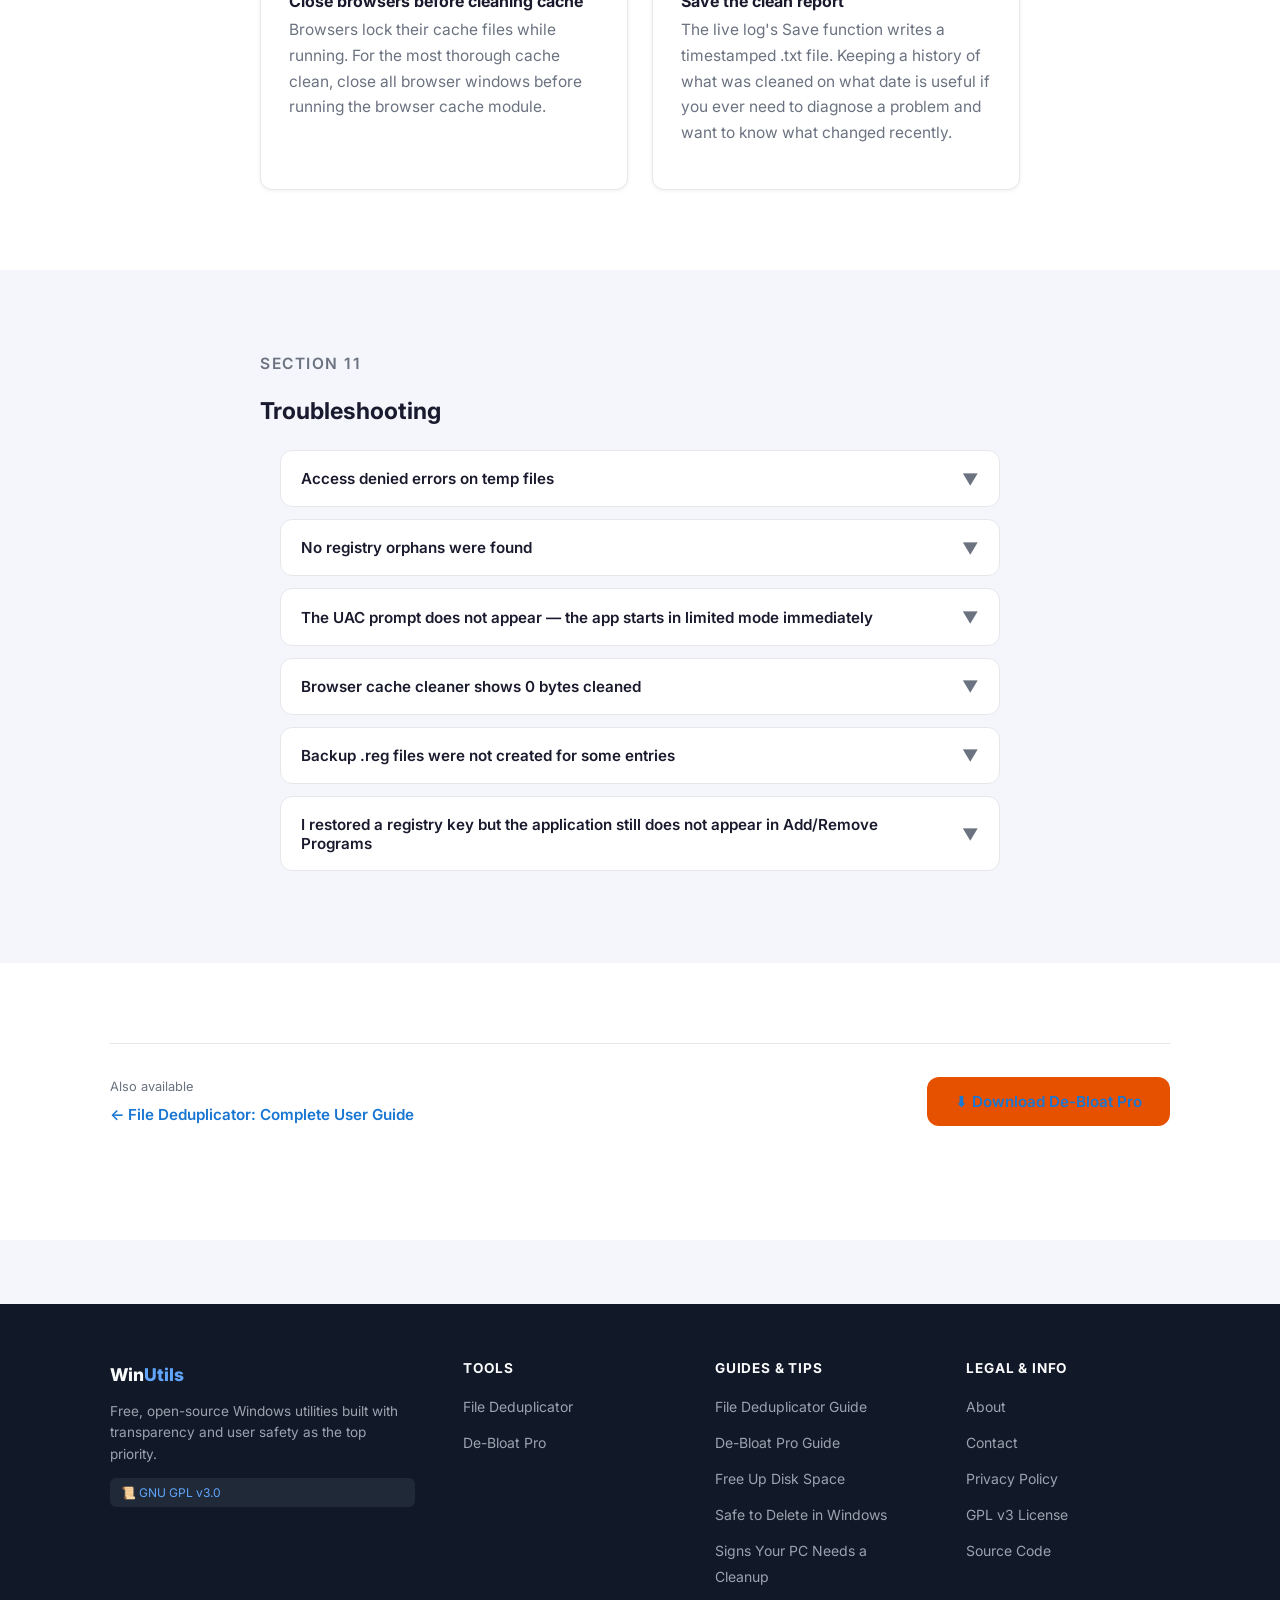
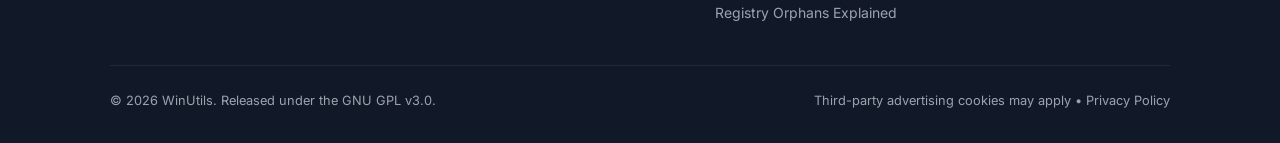
<file: guide-debloat-pro.html>
﻿<!DOCTYPE html>
<html lang="en">
<head>
  <meta charset="UTF-8" />
  <meta name="viewport" content="width=device-width, initial-scale=1.0" />
  <title>De-Bloat Pro — Complete User Guide | WinUtils</title>
  <meta name="description" content="Step-by-step guide to using De-Bloat Pro on Windows. Learn how to safely clean temp files, browser cache, and orphaned registry entries — with full coverage of Analyze mode, registry backups, and every cleaning module." />
  <meta name="keywords" content="de-bloat pro guide, how to clean windows registry safely, remove temp files windows, browser cache cleaner guide, windows registry orphan cleaner, ccleaner alternative guide" />

  <meta property="og:title"       content="De-Bloat Pro — Complete User Guide" />
  <meta property="og:description" content="Step-by-step walkthrough for safely cleaning Windows temp files, browser cache, and orphaned registry entries using De-Bloat Pro." />
  <meta property="og:type"        content="article" />

  <link rel="preconnect" href="https://fonts.googleapis.com" />
  <link rel="preconnect" href="https://fonts.gstatic.com" crossorigin />
  <link href="https://fonts.googleapis.com/css2?family=Inter:wght@400;500;600;700;800&display=swap" rel="stylesheet" />
  <link rel="stylesheet" href="css/style.css" />

  <script async src="https://pagead2.googlesyndication.com/pagead/js/adsbygoogle.js?client=ca-pub-3113497797062498" crossorigin="anonymous"></script>
</head>
<body>

  <!-- ═══════════ NAVIGATION ═══════════ -->
  <nav class="nav" aria-label="Main navigation">
    <div class="container nav__inner">
      <a href="index.html" class="nav__logo">Win<span>Utils</span></a>
      <ul class="nav__links" role="list">
        <li><a href="index.html">Home</a></li>
        <li><a href="file-deduplicator.html">File Deduplicator</a></li>
        <li><a href="debloat-pro.html">De-Bloat Pro</a></li>
        <li><a href="guide-file-deduplicator.html">Guides</a></li>
        <li><a href="tips-free-up-disk-space.html">Tips</a></li>
        <li><a href="about.html">About</a></li>
        <li><a href="contact.html">Contact</a></li>
        <li><a href="https://github.com/yubnub7" target="_blank" rel="noopener">GitHub</a></li>
      </ul>
      <button class="nav__hamburger" aria-label="Open menu" aria-expanded="false">
        <span></span><span></span><span></span>
      </button>
    </div>
  </nav>

  <!-- ═══════════ GUIDE HERO ═══════════ -->
  <section class="guide-hero guide-hero--orange">
    <div class="container">
      <nav class="breadcrumb" aria-label="Breadcrumb">
        <a href="index.html">Home</a>
        <sep>›</sep>
        <a href="debloat-pro.html">De-Bloat Pro</a>
        <sep>›</sep>
        <span>User Guide</span>
      </nav>
      <p class="section-label" style="color:var(--orange);">Complete User Guide</p>
      <h1>De-Bloat Pro: Step-by-Step Guide</h1>
      <p>How to safely clean temp files, browser cache, and Windows registry orphans — including a full walkthrough of every module and the registry backup system.</p>
      <div class="guide-meta">
        <span>🛡️ De-Bloat Pro v1.0.0</span>
        <span>🪟 Windows 10 / 11</span>
        <span>⏱ ~12 min read</span>
      </div>
    </div>
  </section>

  <!-- ═══════════ TABLE OF CONTENTS ═══════════ -->
  <section class="section section--alt">
    <div class="container guide-content">
      <div class="toc" style="border-color:var(--orange);">
        <h3 style="color:var(--orange);">In this guide</h3>
        <ol>
          <li><a href="#what-it-cleans">What De-Bloat Pro cleans and why it matters</a></li>
          <li><a href="#download">Downloading and the UAC prompt explained</a></li>
          <li><a href="#interface">Understanding the interface</a></li>
          <li><a href="#analyze">Always use Analyze mode first</a></li>
          <li><a href="#temp-files">Module 1: Temp File Scrubber</a></li>
          <li><a href="#prefetch">Module 2: Prefetch Cleaner</a></li>
          <li><a href="#browser-cache">Module 3: Browser Cache Cleaner</a></li>
          <li><a href="#registry">Module 4: Registry Orphan Cleaner</a></li>
          <li><a href="#backups">Understanding and restoring registry backups</a></li>
          <li><a href="#tips">Tips and best practices</a></li>
          <li><a href="#troubleshooting">Troubleshooting</a></li>
        </ol>
      </div>
    </div>
  </section>

  <!-- ═══════════ SECTION 1 ═══════════ -->
  <section class="section" id="what-it-cleans">
    <div class="container guide-content">
      <p class="section-label">Section 1</p>
      <h2>What De-Bloat Pro cleans and why it matters</h2>

      <p>Over months and years of normal Windows use, several categories of files accumulate that Windows never automatically removes. None of these are dangerous, but collectively they consume disk space, leave behind a partial record of your activity, and occasionally slow specific operations.</p>

      <p>De-Bloat Pro targets four distinct categories, each handled by a separate module you can enable or disable independently:</p>

      <ul>
        <li><strong>Temp files</strong> — created by applications during normal operation (installers, document editors, browsers) and rarely cleaned up by the application that created them.</li>
        <li><strong>Windows Prefetch data</strong> — records of which files were loaded at application launch, used by Windows to optimise future starts. Safe to clear; Windows rebuilds this automatically.</li>
        <li><strong>Browser cache</strong> — local copies of websites' images, scripts, and stylesheets. Clearing it frees space without affecting passwords or login sessions.</li>
        <li><strong>Registry orphans</strong> — uninstall entries left in the Windows registry by software that was removed without a proper uninstaller, or by installers that crashed mid-run.</li>
      </ul>

      <div class="tip-box tip-box--info">
        <strong>Why not just use CCleaner?</strong>
        <p>CCleaner had a documented malware injection incident in 2017 (its update mechanism was compromised), has introduced background telemetry without consent in subsequent versions, and is laden with upsell prompts. De-Bloat Pro is open-source, contains no network code whatsoever, and backs up every registry entry before touching it. You can verify every claim by reading the source code on GitHub.</p>
      </div>
    </div>
  </section>

  <!-- ═══════════ SECTION 2 ═══════════ -->
  <section class="section section--alt" id="download">
    <div class="container guide-content">
      <p class="section-label">Section 2</p>
      <h2>Downloading and the UAC prompt explained</h2>

      <p>Download <strong>DeBloatPro.exe</strong> from the <a href="debloat-pro.html#download">download page</a>. Save it anywhere — your Desktop or Downloads folder works fine. No installation wizard is required.</p>

      <p>When you run the application, Windows will immediately show a <strong>User Account Control (UAC)</strong> prompt asking whether you want to allow this app to make changes to your device. This is expected behaviour, not a warning sign.</p>

      <h3>What administrator access enables</h3>
      <ul>
        <li>Cleaning <code>C:\Windows\Temp</code> (a system-owned directory)</li>
        <li>Cleaning <code>C:\Windows\Prefetch</code> (a system-owned directory)</li>
      </ul>

      <h3>What works without administrator access</h3>
      <ul>
        <li>User temp files (<code>%TEMP%</code> and <code>AppData\Local\Temp</code>)</li>
        <li>Browser cache (all supported browsers)</li>
        <li>Registry orphan cleaner</li>
      </ul>

      <div class="tip-box tip-box--warning">
        <strong>If you click "No" at the UAC prompt</strong>
        <p>De-Bloat Pro starts in limited mode. The Prefetch and Windows\Temp modules are automatically disabled and greyed out in the UI. All other modules function normally. A <strong>Restart as Administrator</strong> button appears in the status bar if you change your mind.</p>
      </div>

      <p>As with all newly published executables, Windows SmartScreen may show a warning on first run. Click <strong>More info → Run anyway</strong>. The full source code is available on GitHub for your review.</p>
    </div>
  </section>

  <!-- ═══════════ SECTION 3 ═══════════ -->
  <section class="section" id="interface">
    <div class="container guide-content">
      <p class="section-label">Section 3</p>
      <h2>Understanding the interface</h2>

      <p>The De-Bloat Pro interface has three main areas:</p>

      <div class="step-list">
        <div class="step-card step-card--orange">
          <div class="step-card__num">A</div>
          <div class="step-card__body">
            <h3>Module checkboxes</h3>
            <p>Four checkboxes, one per cleaning module. Enable only the modules you want to run in this session. You can mix and match — for example, run only browser cache and temp files without touching the registry.</p>
          </div>
        </div>
        <div class="step-card step-card--orange">
          <div class="step-card__num">B</div>
          <div class="step-card__body">
            <h3>Mode selector — Analyze vs. Clean</h3>
            <p>The most important control in the app. <strong>Analyze</strong> reads your system and logs everything that would be cleaned, without touching any files. <strong>Clean</strong> performs the actual cleaning. Always use Analyze first.</p>
          </div>
        </div>
        <div class="step-card step-card--orange">
          <div class="step-card__num">C</div>
          <div class="step-card__body">
            <h3>Run button and live log</h3>
            <p>Click Run to start the selected modules in the selected mode. The dark-themed live log scrolls in real time, showing every file path and registry key as it is processed. When finished, a summary appears at the bottom of the log.</p>
          </div>
        </div>
      </div>
    </div>
  </section>

  <!-- ═══════════ SECTION 4 ═══════════ -->
  <section class="section section--alt" id="analyze">
    <div class="container guide-content">
      <p class="section-label">Section 4</p>
      <h2>Always use Analyze mode first</h2>

      <p>This is the most important habit to develop when using De-Bloat Pro: <strong>always run in Analyze mode before Clean mode</strong>, especially when using the registry cleaner for the first time.</p>

      <p>Analyze mode is completely safe to run as many times as you want. It scans your system, compiles a list of everything it would clean, prints it to the live log, and then stops. Nothing is deleted, modified, moved, or backed up. The sole purpose is to let you review the list before committing.</p>

      <h3>How to use Analyze mode</h3>
      <div class="step-list">
        <div class="step-card step-card--orange">
          <div class="step-card__num">1</div>
          <div class="step-card__body">
            <h3>Select your modules</h3>
            <p>Check the boxes for the modules you plan to run this session.</p>
          </div>
        </div>
        <div class="step-card step-card--orange">
          <div class="step-card__num">2</div>
          <div class="step-card__body">
            <h3>Ensure "Analyze" is selected</h3>
            <p>Confirm the mode radio button is set to Analyze, not Clean.</p>
          </div>
        </div>
        <div class="step-card step-card--orange">
          <div class="step-card__num">3</div>
          <div class="step-card__body">
            <h3>Click Run and read the log</h3>
            <p>Scroll through the full output. For the registry module, check that you recognise (or don't care about) every entry listed. For temp files and browser cache, verify the paths look like your user profile.</p>
          </div>
        </div>
        <div class="step-card step-card--orange">
          <div class="step-card__num">4</div>
          <div class="step-card__body">
            <h3>Switch to Clean mode and run again</h3>
            <p>If the Analyze output looks as expected, change the mode to Clean and click Run. The same modules run again, this time performing the actual cleaning.</p>
          </div>
        </div>
      </div>
    </div>
  </section>

  <!-- ═══════════ SECTION 5 ═══════════ -->
  <section class="section" id="temp-files">
    <div class="container guide-content">
      <p class="section-label">Section 5</p>
      <h2>Module 1: Temp File Scrubber</h2>

      <p>The Temp File Scrubber targets three locations:</p>
      <ul>
        <li><code>%TEMP%</code> — resolves to <code>C:\Users\[YourName]\AppData\Local\Temp</code></li>
        <li><code>%USERPROFILE%\AppData\Local\Temp</code> — same path, cross-referenced for completeness</li>
        <li><code>C:\Windows\Temp</code> — requires administrator access</li>
      </ul>

      <p>These directories are populated constantly during normal Windows use. Installers extract files here, applications write logs here, and browsers write temporary data here. Most applications clean up after themselves when they close, but many do not — and Windows never automatically clears these directories between reboots.</p>

      <p><strong>Temp file cleaning is universally safe.</strong> No running application depends on temp files persisting after it closes. If a file cannot be deleted because another application currently has it open, De-Bloat Pro logs the error and moves on — it does not retry aggressively or attempt to force-close processes.</p>

      <div class="tip-box tip-box--success">
        <strong>How much space can you recover?</strong>
        <p>On a PC that has never had its temp folders cleaned, it is common to find 1–5 GB of accumulated temp files. On actively-used development machines, this can be 10 GB or more from compiler outputs, package caches, and installer extractions.</p>
      </div>
    </div>
  </section>

  <!-- ═══════════ SECTION 6 ═══════════ -->
  <section class="section section--alt" id="prefetch">
    <div class="container guide-content">
      <p class="section-label">Section 6</p>
      <h2>Module 2: Prefetch Cleaner</h2>

      <p>Windows Prefetch is a built-in performance feature. When you launch an application, Windows records which files it loaded and in what order, storing this data in <code>C:\Windows\Prefetch</code> as a <code>.pf</code> file. On subsequent launches, Windows can pre-load those files in the background, making the application open faster.</p>

      <p>Prefetch files are not sensitive from a system-stability standpoint — Windows creates them automatically and rebuilds them the next time each application is run. However, they do maintain a historical record of which programs have been executed on the machine, including applications that have since been uninstalled. These ghost records accumulate over time.</p>

      <p>Clearing prefetch frees a modest amount of disk space (typically 50–300 MB) and removes the activity history. After cleaning, your most-used applications may open slightly slower for their next one or two launches while Windows rebuilds the prefetch data. On SSDs, this difference is imperceptible. On HDDs, the first launch after a prefetch clear may take one to two extra seconds.</p>

      <div class="tip-box tip-box--warning">
        <strong>Administrator access required</strong>
        <p>The Prefetch directory is owned by Windows. Cleaning it requires the app to be running with administrator privileges. If De-Bloat Pro was not elevated at launch, this module is automatically disabled. Use the <strong>Restart as Administrator</strong> button in the status bar to re-launch elevated.</p>
      </div>
    </div>
  </section>

  <!-- ═══════════ SECTION 7 ═══════════ -->
  <section class="section" id="browser-cache">
    <div class="container guide-content">
      <p class="section-label">Section 7</p>
      <h2>Module 3: Browser Cache Cleaner</h2>

      <p>The browser cache module clears local cache directories for the following browsers, if installed on your system:</p>
      <ul>
        <li>Google Chrome (all profiles)</li>
        <li>Microsoft Edge (Chromium-based, all profiles)</li>
        <li>Brave Browser</li>
        <li>Opera</li>
        <li>Mozilla Firefox (all profiles)</li>
      </ul>

      <p>De-Bloat Pro uses full directory traversal to reach cache files in subdirectories that simpler tools miss. This is especially relevant for Chrome and Edge, which store cache in nested subdirectories within each browser profile.</p>

      <h3>What is cleared vs. what is not</h3>
      <p>The module clears <strong>cache directories only</strong>. The following are explicitly not touched:</p>
      <ul>
        <li>Cookies</li>
        <li>Saved passwords</li>
        <li>Browsing history</li>
        <li>Bookmarks</li>
        <li>Session data (you will not be logged out of any website)</li>
        <li>Browser extensions and their data</li>
        <li>Autofill data</li>
      </ul>

      <div class="tip-box tip-box--info">
        <strong>After clearing browser cache</strong>
        <p>The first visit to frequently-visited websites after a cache clear may load slightly slower, as the browser re-downloads images, scripts, and stylesheets it previously cached. This is a one-time delay per site and disappears on the second visit. On fast connections, most users notice no difference at all.</p>
      </div>

      <p>How much space browser cache uses varies widely. A user who does not clear their cache and uses Chrome heavily with multiple profiles may find 3–10 GB of cached data on their system. This figure is entirely normal — the cache is a performance feature, not a flaw — but clearing it periodically prevents it from growing without bound.</p>
    </div>
  </section>

  <!-- ═══════════ SECTION 8 ═══════════ -->
  <section class="section section--alt" id="registry">
    <div class="container guide-content">
      <p class="section-label">Section 8</p>
      <h2>Module 4: Registry Orphan Cleaner</h2>

      <p>The Windows registry contains an <strong>Uninstall hive</strong> that stores information about every piece of software installed via a proper installer. When software is correctly uninstalled, its registry entry is removed. When software is deleted manually, moved to a different drive, or removed by an uninstaller that did not finish cleanly, the registry entry is left behind as an "orphan."</p>

      <p>De-Bloat Pro scans these two registry locations:</p>
      <ul>
        <li><code>HKEY_LOCAL_MACHINE\SOFTWARE\Microsoft\Windows\CurrentVersion\Uninstall</code></li>
        <li><code>HKEY_LOCAL_MACHINE\SOFTWARE\WOW6432Node\Microsoft\Windows\CurrentVersion\Uninstall</code> (32-bit apps on 64-bit Windows)</li>
      </ul>

      <p>For each entry, it checks whether the <code>InstallLocation</code> value points to a path that still exists on disk. If the path is missing — meaning the software's files are gone but the registry entry remains — the entry is flagged as an orphan.</p>

      <div class="tip-box tip-box--warning">
        <strong>What the registry cleaner does NOT do</strong>
        <p>It does not perform broad registry cleaning. It does not remove "invalid" entries, "unused" DLL paths, or attempt to repair corrupted entries. It targets only one specific category: Uninstall entries whose install path no longer exists. This narrow scope is intentional — it dramatically reduces the risk of false positives.</p>
      </div>
    </div>
  </section>

  <!-- ═══════════ SECTION 9 ═══════════ -->
  <section class="section" id="backups">
    <div class="container guide-content">
      <p class="section-label">Section 9</p>
      <h2>Understanding and restoring registry backups</h2>

      <p>Before De-Bloat Pro removes any registry entry, it exports it to a <code>.reg</code> file. This backup happens unconditionally — if the backup export fails for any reason, the deletion is skipped entirely. The app never deletes a registry key without a successful backup.</p>

      <h3>Where backups are stored</h3>
      <p>All registry backups are saved to:</p>
      <p><code>C:\Users\[YourName]\DeBloatPro_Backups\</code></p>
      <p>This folder is created automatically on first run. You can navigate to it via File Explorer or by typing <code>%USERPROFILE%\DeBloatPro_Backups</code> in the address bar.</p>

      <h3>Backup file naming</h3>
      <p>Each backup file is named using the format:</p>
      <p><code>[Date]_[Time]_[SoftwareName].reg</code></p>
      <p>For example: <code>2026-04-24_14-30-00_AcmeWidget.reg</code></p>
      <p>The timestamp and software name make it straightforward to identify which backup corresponds to which registry entry, even weeks later.</p>

      <h3>Restoring a backup</h3>
      <div class="step-list">
        <div class="step-card step-card--orange">
          <div class="step-card__num">1</div>
          <div class="step-card__body">
            <h3>Navigate to the backup folder</h3>
            <p>Open File Explorer and go to <code>%USERPROFILE%\DeBloatPro_Backups\</code>.</p>
          </div>
        </div>
        <div class="step-card step-card--orange">
          <div class="step-card__num">2</div>
          <div class="step-card__body">
            <h3>Find the relevant .reg file</h3>
            <p>Locate the backup for the entry you want to restore. Use the date/time in the filename to identify which clean session it came from.</p>
          </div>
        </div>
        <div class="step-card step-card--orange">
          <div class="step-card__num">3</div>
          <div class="step-card__body">
            <h3>Double-click the .reg file</h3>
            <p>Windows will ask: "Are you sure you want to continue? If you continue, the values in [filename] will be added to the registry." Click <strong>Yes</strong>.</p>
          </div>
        </div>
        <div class="step-card step-card--orange">
          <div class="step-card__num">4</div>
          <div class="step-card__body">
            <h3>Confirm the restore</h3>
            <p>Windows will confirm "The keys and values contained in [filename] have been successfully added to the registry." The software entry is now restored to Add/Remove Programs.</p>
          </div>
        </div>
      </div>

      <div class="tip-box tip-box--info">
        <strong>Restoring a registry entry does not reinstall the software</strong>
        <p>The backup restores the Add/Remove Programs entry only. If the software's actual files were already removed, restoring the registry entry will not bring those files back. The restored entry is useful if a partially-uninstalled application still has files on disk and needs its registry entry to function.</p>
      </div>
    </div>
  </section>

  <!-- ═══════════ SECTION 10 ═══════════ -->
  <section class="section section--alt" id="tips">
    <div class="container guide-content">
      <p class="section-label">Section 10</p>
      <h2>Tips and best practices</h2>

      <div class="features-grid" style="margin-top:1.5rem;">
        <div class="feature-card">
          <div class="feature-card__icon">🔍</div>
          <h4>Analyze first, always</h4>
          <p>Even if you trust the tool, reviewing what will be cleaned takes 30 seconds and prevents surprises. This is especially important for the registry module on machines you have not cleaned before.</p>
        </div>
        <div class="feature-card">
          <div class="feature-card__icon">📁</div>
          <h4>Check the backup folder</h4>
          <p>After a Clean run of the registry module, open the DeBloatPro_Backups folder and confirm that .reg files were created — before closing the app.</p>
        </div>
        <div class="feature-card">
          <div class="feature-card__icon">🗓️</div>
          <h4>Registry cleaner: quarterly is enough</h4>
          <p>The orphan list grows when software is installed and removed. Running the registry cleaner monthly or quarterly is appropriate. Running it daily is unnecessary and adds wear to your storage.</p>
        </div>
        <div class="feature-card">
          <div class="feature-card__icon">⏸️</div>
          <h4>Don't run during installations</h4>
          <p>Temp file cleaners can interfere with an in-progress installer if they delete files the installer created in %TEMP%. Wait until all installations are complete before running De-Bloat Pro.</p>
        </div>
        <div class="feature-card">
          <div class="feature-card__icon">🌐</div>
          <h4>Close browsers before cleaning cache</h4>
          <p>Browsers lock their cache files while running. For the most thorough cache clean, close all browser windows before running the browser cache module.</p>
        </div>
        <div class="feature-card">
          <div class="feature-card__icon">📋</div>
          <h4>Save the clean report</h4>
          <p>The live log's Save function writes a timestamped .txt file. Keeping a history of what was cleaned on what date is useful if you ever need to diagnose a problem and want to know what changed recently.</p>
        </div>
      </div>
    </div>
  </section>

  <!-- ═══════════ SECTION 11: TROUBLESHOOTING ═══════════ -->
  <section class="section" id="troubleshooting">
    <div class="container guide-content">
      <p class="section-label">Section 11</p>
      <h2>Troubleshooting</h2>

      <div class="faq" style="margin-top:1.5rem;">
        <div class="faq__item">
          <button class="faq__question">Access denied errors on temp files <span class="faq__chevron">▼</span></button>
          <div class="faq__answer">This means another application has a temp file open and locked. De-Bloat Pro logs these errors and continues — it does not force-close applications. Close the applications that are likely holding temp files (browsers, Office, Outlook) and run again, or reboot the PC and run immediately before opening other programs for a thorough clean.</div>
        </div>
        <div class="faq__item">
          <button class="faq__question">No registry orphans were found <span class="faq__chevron">▼</span></button>
          <div class="faq__answer">This is a genuinely good result. It means all software removed from your PC was properly uninstalled (its uninstaller cleaned the registry correctly). Fresh Windows installs or machines maintained with a proper uninstaller will consistently have zero orphans. Run the cleaner again after your next software removal cycle.</div>
        </div>
        <div class="faq__item">
          <button class="faq__question">The UAC prompt does not appear — the app starts in limited mode immediately <span class="faq__chevron">▼</span></button>
          <div class="faq__answer">If you are logged into a standard (non-administrator) Windows account, Windows may not show a UAC prompt — it simply denies the elevation request silently. Right-click DeBloatPro.exe and select <strong>Run as administrator</strong>. Windows will prompt you for administrator credentials. All modules will then be available.</div>
        </div>
        <div class="faq__item">
          <button class="faq__question">Browser cache cleaner shows 0 bytes cleaned <span class="faq__chevron">▼</span></button>
          <div class="faq__answer">Two common causes: (1) The browser is still running and has its cache files locked — close all browser windows and retry. (2) You or another tool recently cleared the cache — there is simply nothing left to clean. This is a valid zero-byte result, not an error.</div>
        </div>
        <div class="faq__item">
          <button class="faq__question">Backup .reg files were not created for some entries <span class="faq__chevron">▼</span></button>
          <div class="faq__answer">If the backup folder cannot be created or written to, De-Bloat Pro skips the deletion for that entry rather than proceeding without a backup. Check that your user profile folder (<code>C:\Users\[YourName]</code>) is writable — this would indicate an unusual permission configuration. Running as administrator typically resolves any permission issue with the backup folder.</div>
        </div>
        <div class="faq__item">
          <button class="faq__question">I restored a registry key but the application still does not appear in Add/Remove Programs <span class="faq__chevron">▼</span></button>
          <div class="faq__answer">After importing the .reg file, the entry should appear immediately in Settings → Apps without a reboot. If it does not, try opening the Registry Editor (regedit) and navigating manually to <code>HKLM\SOFTWARE\Microsoft\Windows\CurrentVersion\Uninstall</code> to verify the key is present. If the key is present but the app is not showing in Settings, this may be a Windows display caching issue — sign out and sign back in to force a refresh.</div>
        </div>
      </div>
    </div>
  </section>

  <!-- ═══════════ NEXT GUIDE CTA ═══════════ -->
  <section class="section section--alt">
    <div class="container">
      <div class="guide-nav">
        <div>
          <p style="font-size:.8rem;color:var(--text-muted);margin-bottom:.25rem;">Also available</p>
          <a href="guide-file-deduplicator.html">← File Deduplicator: Complete User Guide</a>
        </div>
        <a href="debloat-pro.html#download" class="btn btn--orange">⬇ Download De-Bloat Pro</a>
      </div>
    </div>
  </section>

  <!-- ═══════════ FOOTER ═══════════ -->
  <footer class="footer">
    <div class="container">
      <div class="footer__inner">
        <div class="footer__brand">
          <span class="footer__logo">Win<span>Utils</span></span>
          <p class="footer__tagline">Free, open-source Windows utilities built with transparency and user safety as the top priority.</p>
          <span class="footer__gpl">📜 GNU GPL v3.0</span>
        </div>
        <div class="footer__col">
          <h4>Tools</h4>
          <ul>
            <li><a href="file-deduplicator.html">File Deduplicator</a></li>
            <li><a href="debloat-pro.html">De-Bloat Pro</a></li>
          </ul>
        </div>
        <div class="footer__col">
          <h4>Guides &amp; Tips</h4>
          <ul>
            <li><a href="guide-file-deduplicator.html">File Deduplicator Guide</a></li>
            <li><a href="guide-debloat-pro.html">De-Bloat Pro Guide</a></li>
            <li><a href="tips-free-up-disk-space.html">Free Up Disk Space</a></li>
            <li><a href="tips-safe-to-delete.html">Safe to Delete in Windows</a></li>
            <li><a href="tips-signs-pc-needs-cleanup.html">Signs Your PC Needs a Cleanup</a></li>
            <li><a href="tips-registry-orphans.html">Registry Orphans Explained</a></li>
          </ul>
        </div>
        <div class="footer__col">
          <h4>Legal &amp; Info</h4>
          <ul>
            <li><a href="about.html">About</a></li>
            <li><a href="contact.html">Contact</a></li>
            <li><a href="privacy-policy.html">Privacy Policy</a></li>
            <li><a href="https://www.gnu.org/licenses/gpl-3.0.html" target="_blank" rel="noopener">GPL v3 License</a></li>
            <li><a href="https://github.com/yubnub7" target="_blank" rel="noopener">Source Code</a></li>
          </ul>
        </div>
      </div>
      <div class="footer__bottom">
        <span>&copy; <script>document.write(new Date().getFullYear())</script> WinUtils. Released under the GNU GPL v3.0.</span>
        <span>Third-party advertising cookies may apply &bull; <a href="privacy-policy.html" style="color:#9CA3AF">Privacy Policy</a></span>
      </div>
    </div>
  </footer>

  <script src="js/main.js"></script>
  <script data-goatcounter="https://yubnub7.goatcounter.com/count" async src="//gc.zgo.at/count.js"></script>
</body>
</html>
</file>
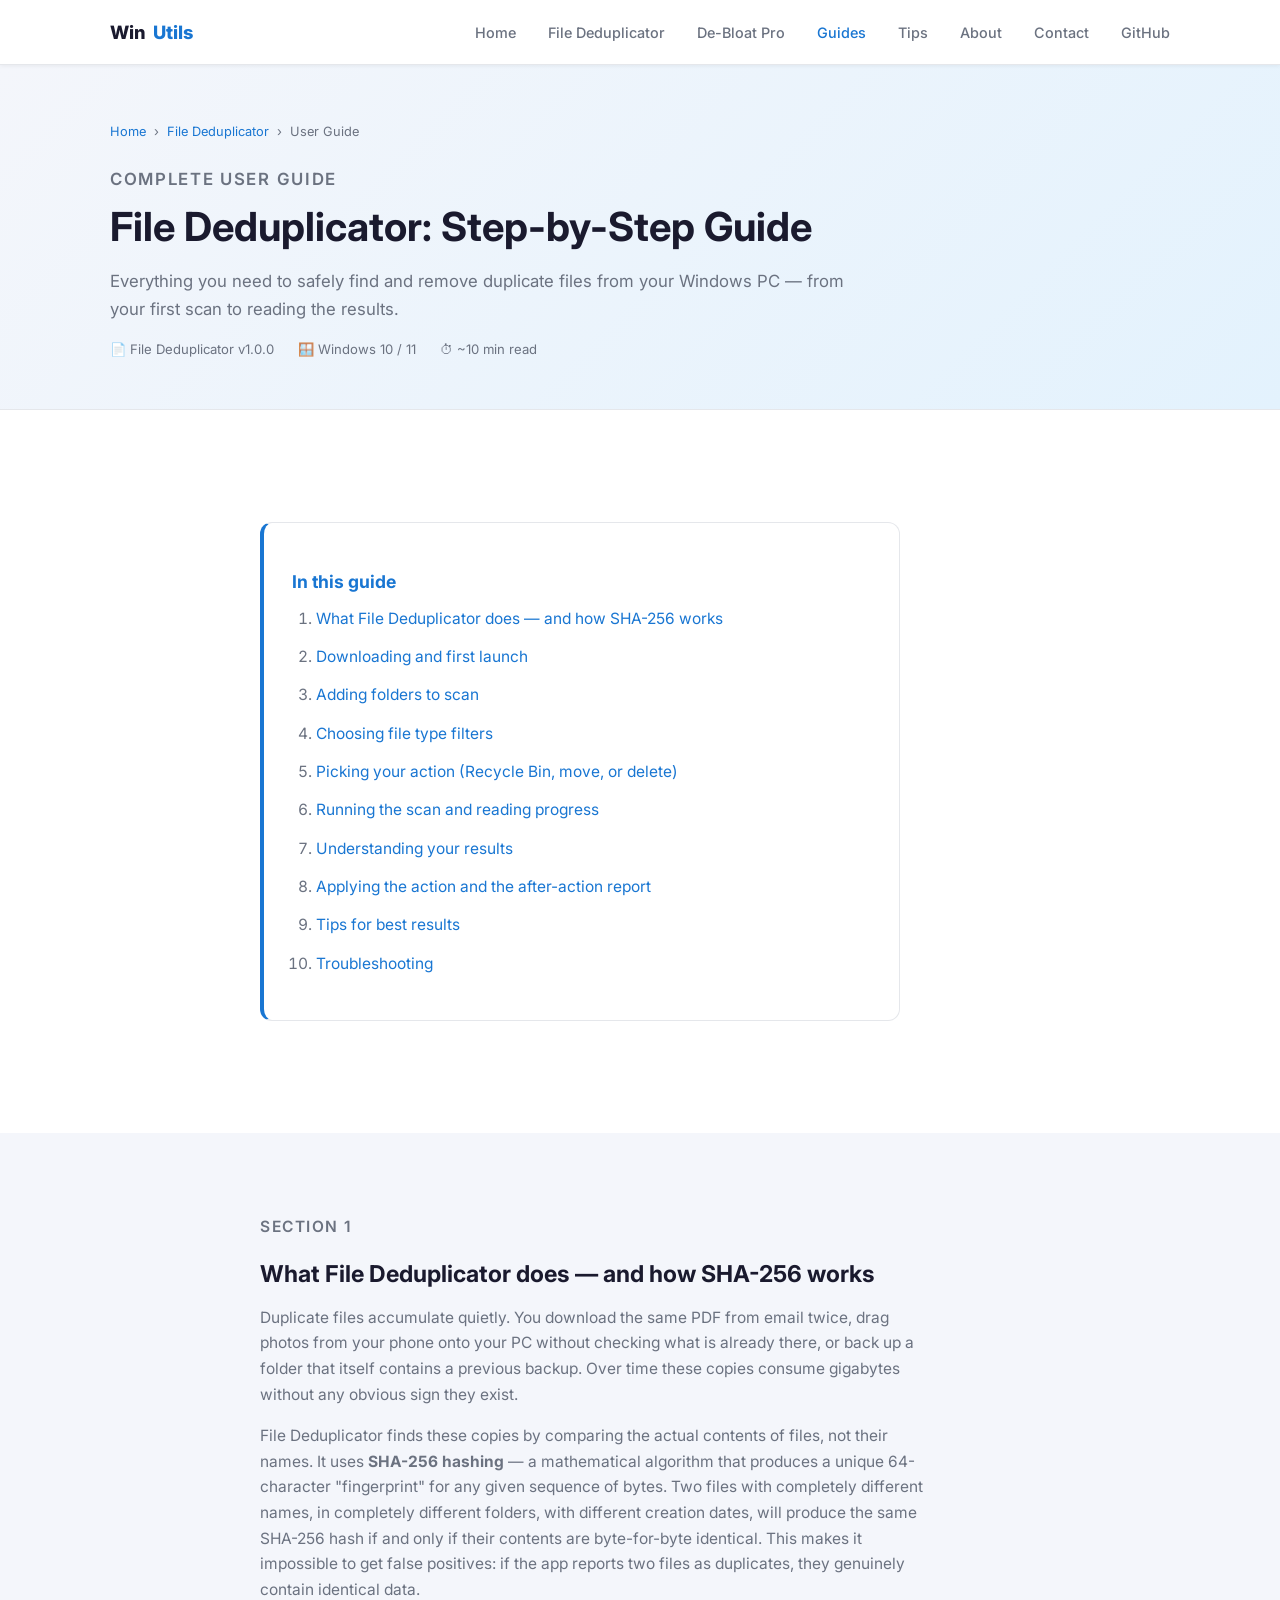
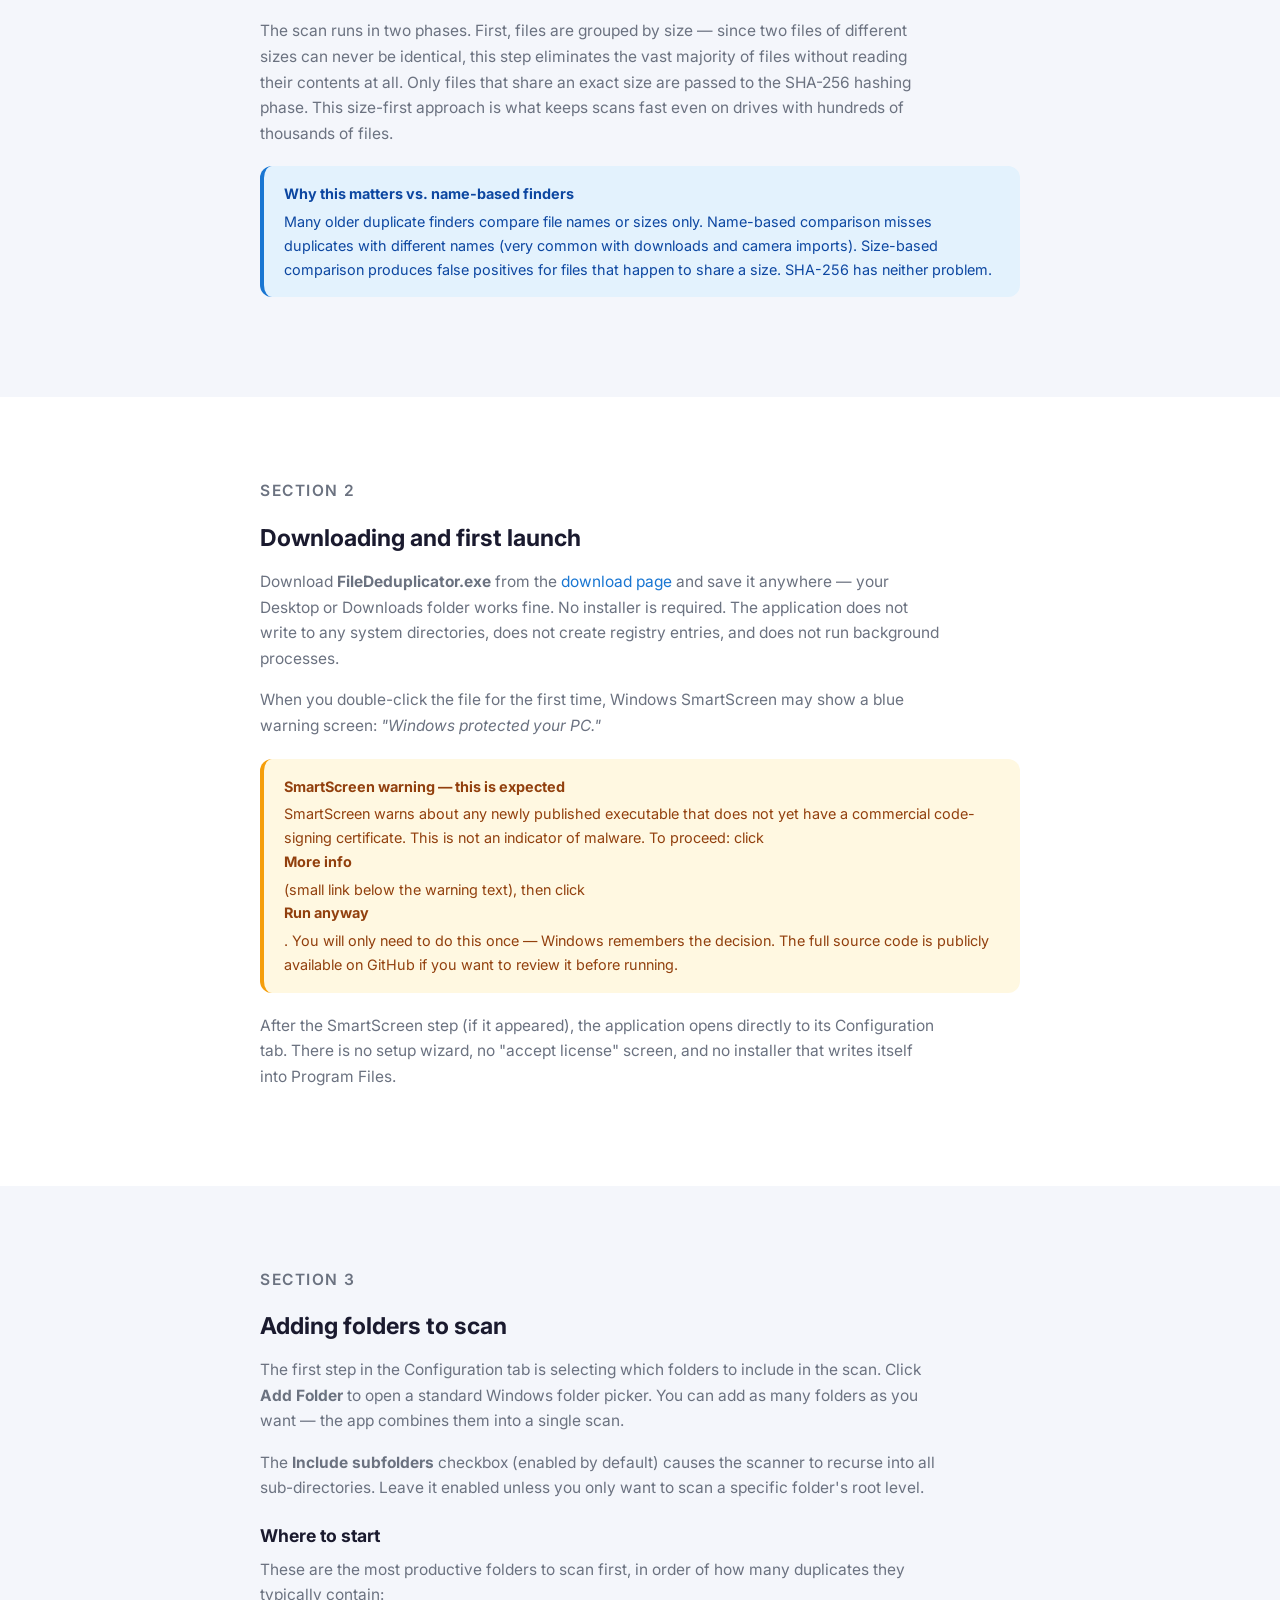
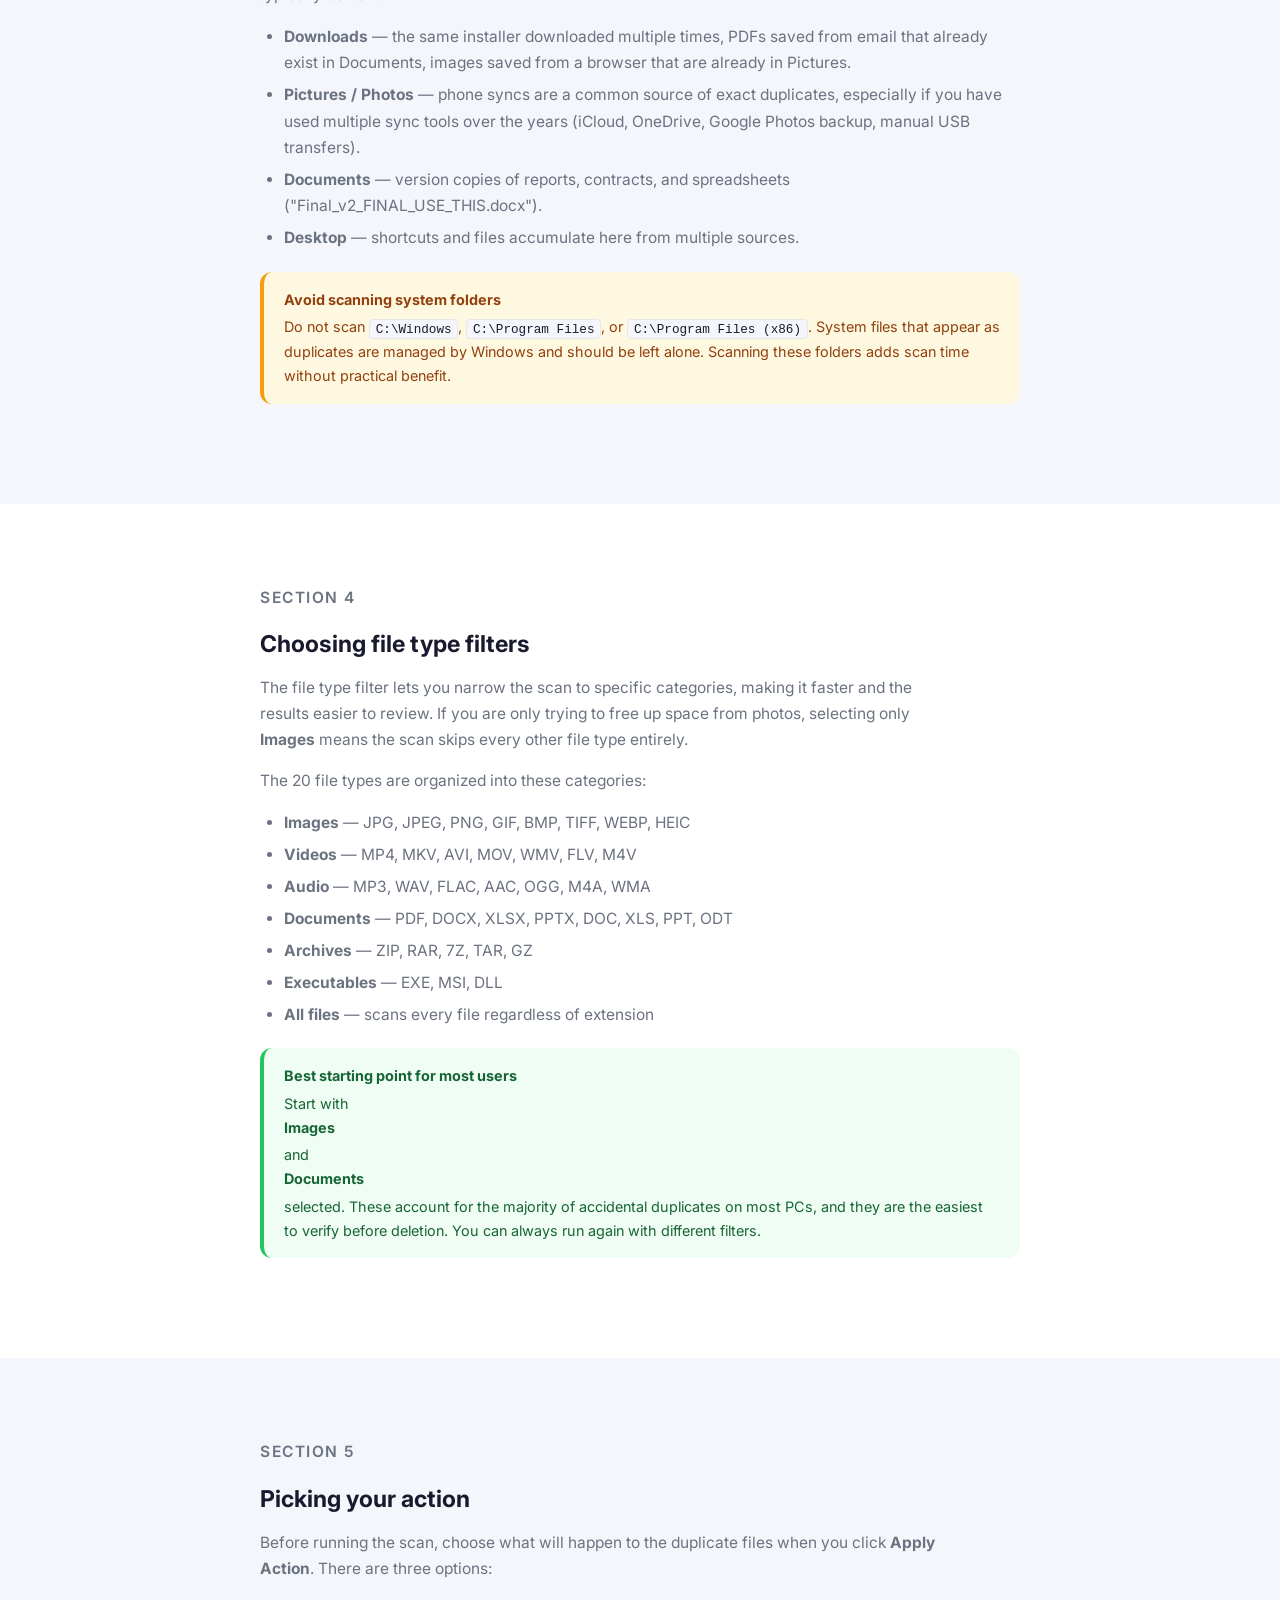
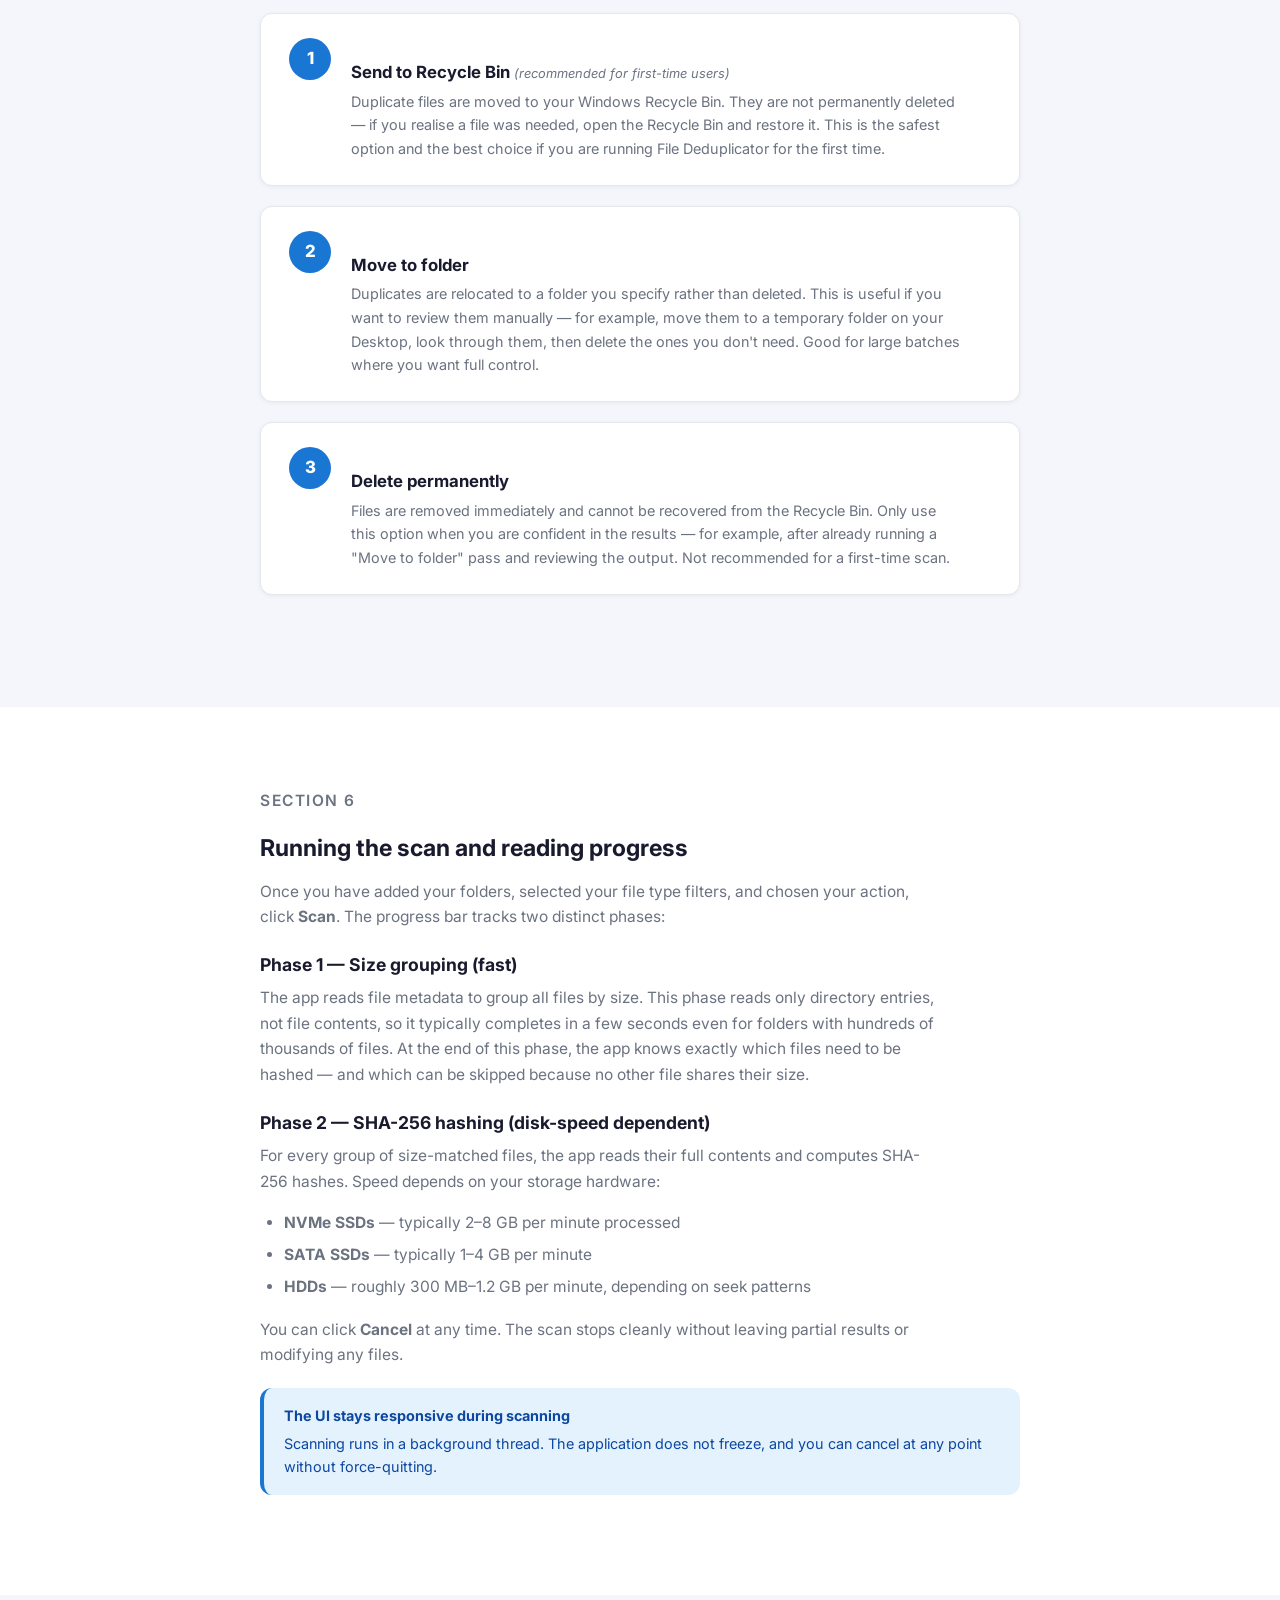
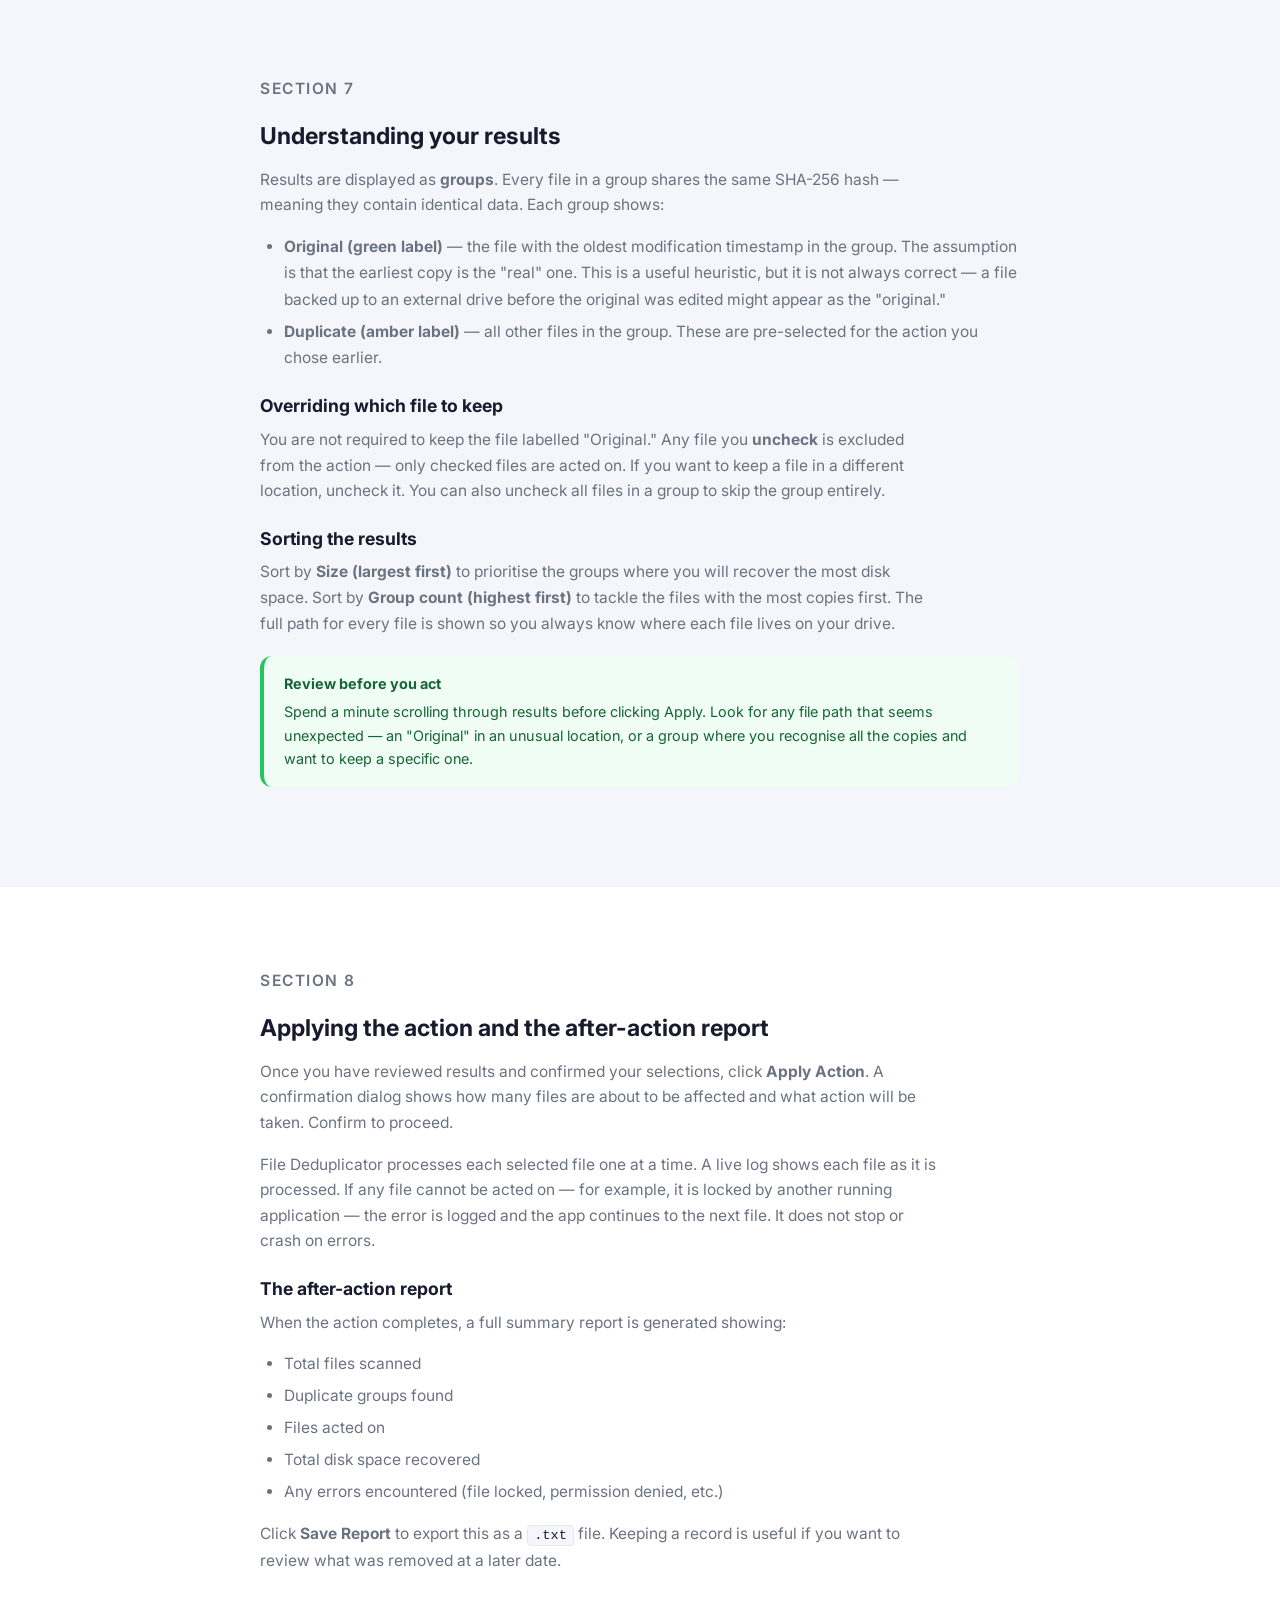
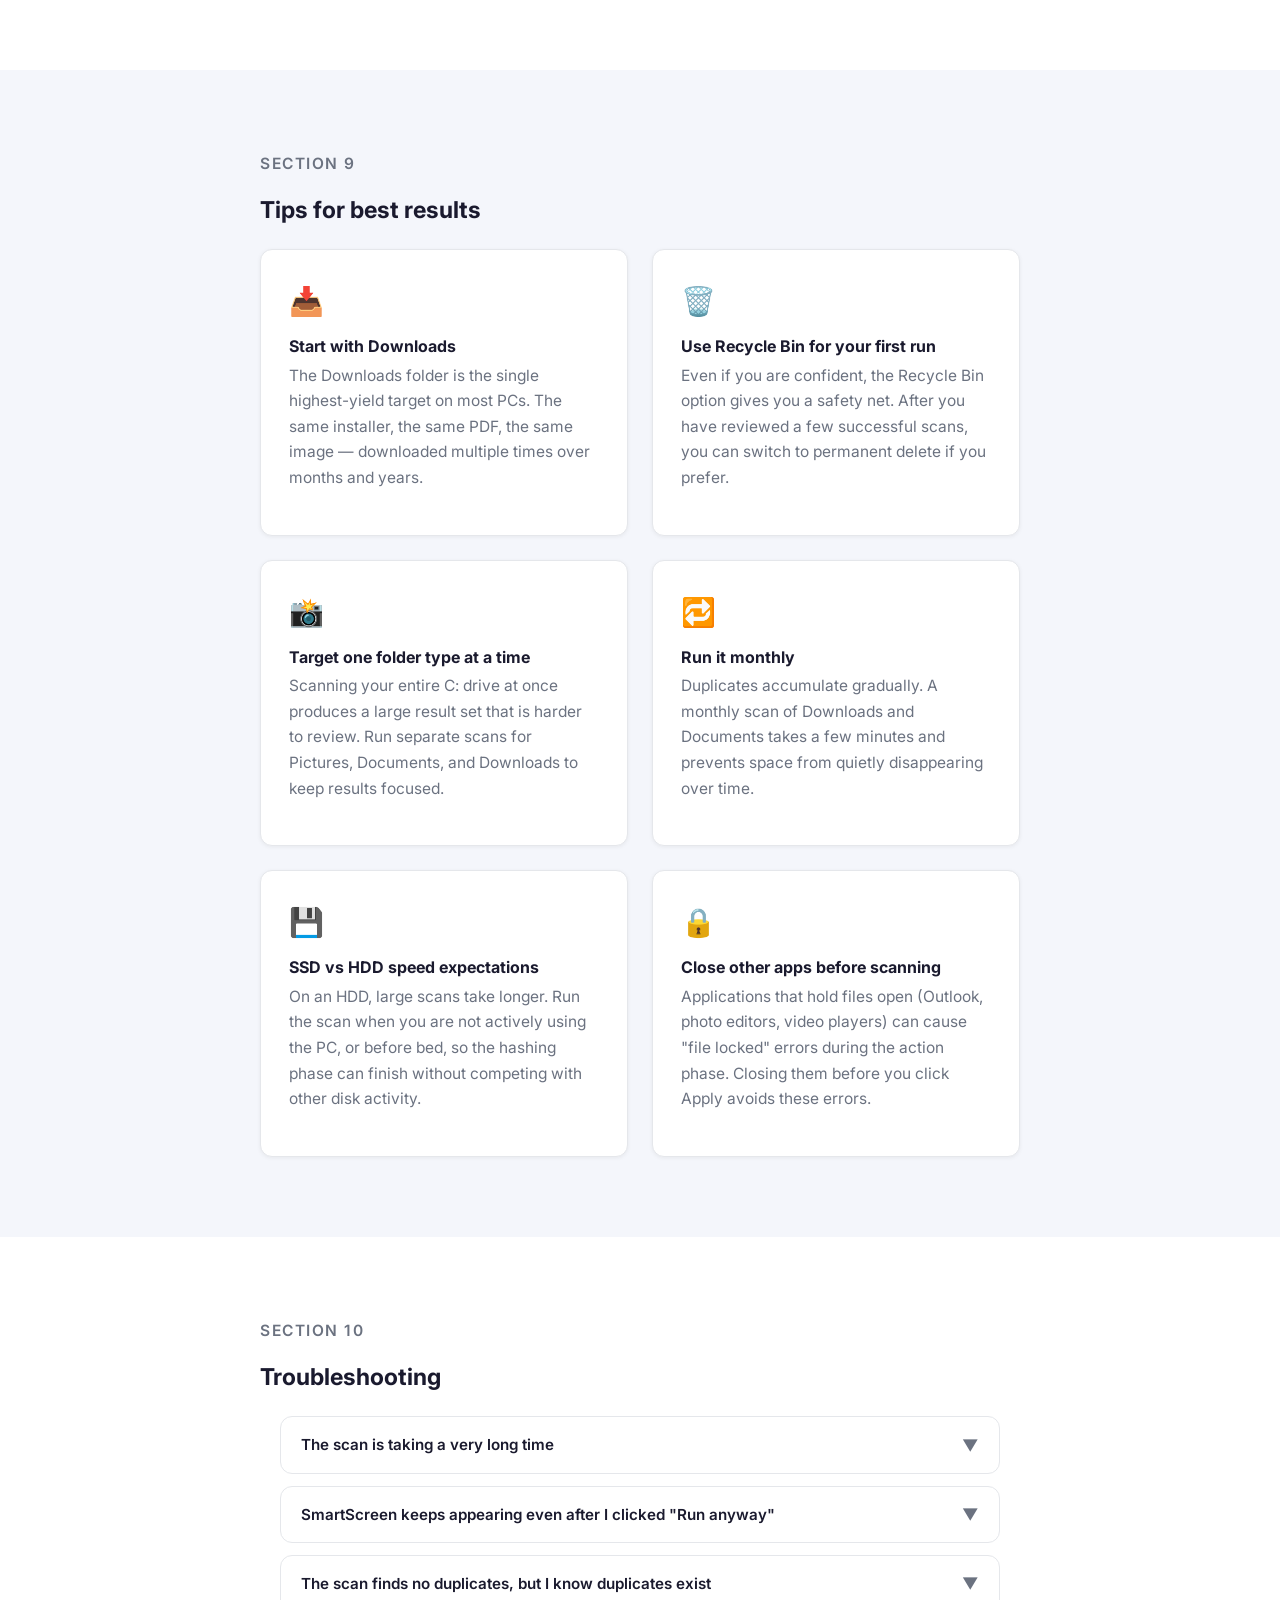
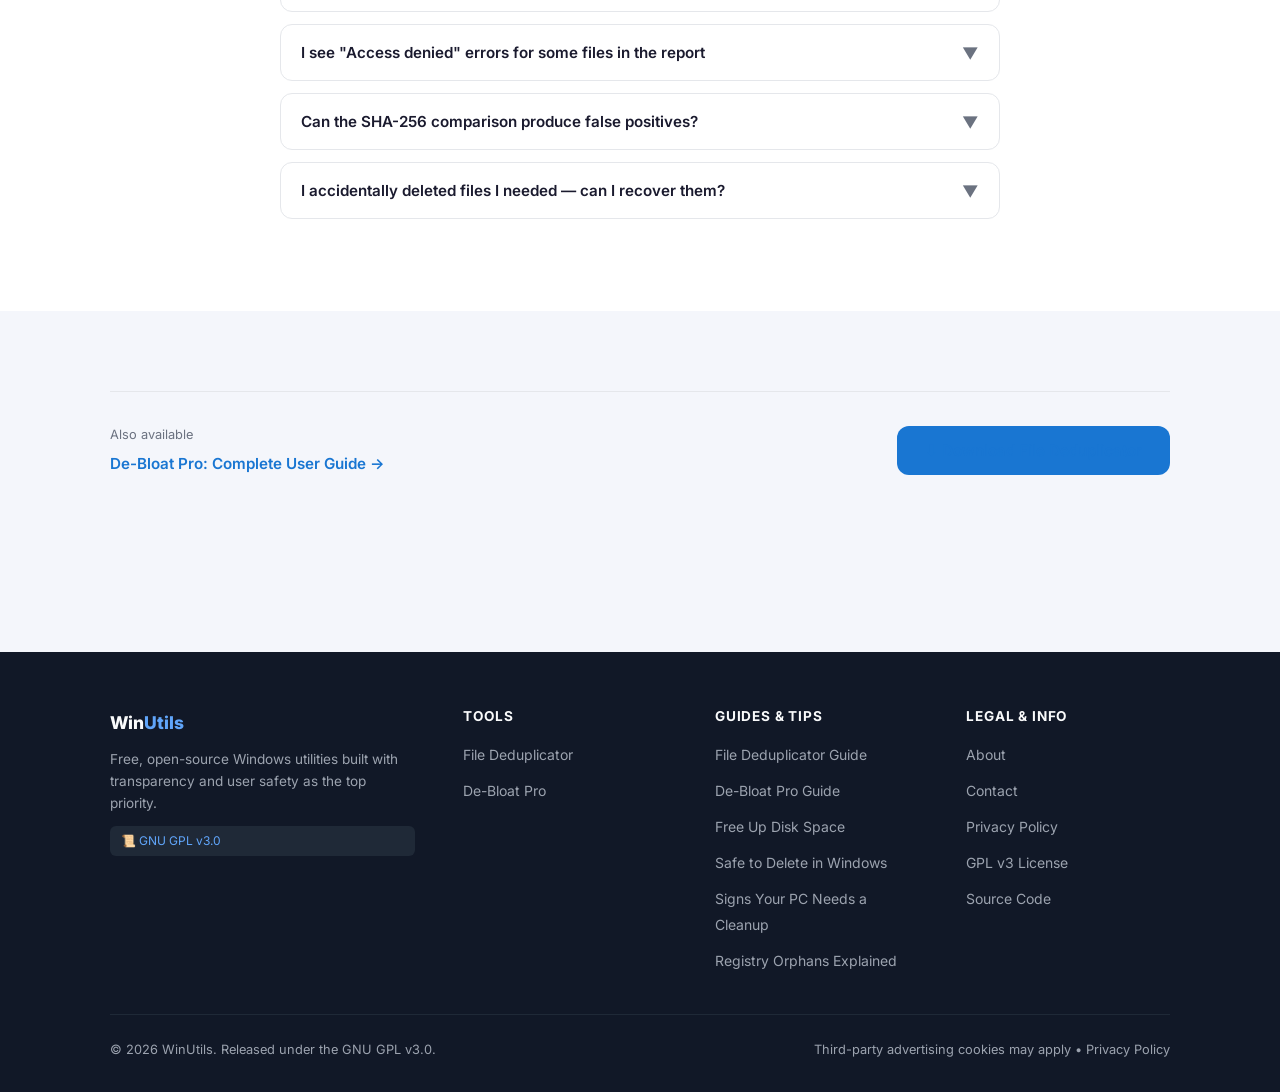
<file: guide-file-deduplicator.html>
﻿<!DOCTYPE html>
<html lang="en">
<head>
  <meta charset="UTF-8" />
  <meta name="viewport" content="width=device-width, initial-scale=1.0" />
  <title>File Deduplicator — Complete User Guide | WinUtils</title>
  <meta name="description" content="Step-by-step guide to using File Deduplicator on Windows. Learn how to safely find and remove duplicate files using SHA-256 fingerprinting, choose the right action, and get the most out of every scan." />
  <meta name="keywords" content="file deduplicator guide, how to remove duplicate files windows, duplicate file finder tutorial, sha256 file scanner, find duplicates windows 10, find duplicates windows 11" />

  <meta property="og:title"       content="File Deduplicator — Complete User Guide" />
  <meta property="og:description" content="Step-by-step walkthrough for finding and removing duplicate files on Windows safely using SHA-256 fingerprinting." />
  <meta property="og:type"        content="article" />

  <link rel="preconnect" href="https://fonts.googleapis.com" />
  <link rel="preconnect" href="https://fonts.gstatic.com" crossorigin />
  <link href="https://fonts.googleapis.com/css2?family=Inter:wght@400;500;600;700;800&display=swap" rel="stylesheet" />
  <link rel="stylesheet" href="css/style.css" />

  <script async src="https://pagead2.googlesyndication.com/pagead/js/adsbygoogle.js?client=ca-pub-3113497797062498" crossorigin="anonymous"></script>
</head>
<body>

  <!-- ═══════════ NAVIGATION ═══════════ -->
  <nav class="nav" aria-label="Main navigation">
    <div class="container nav__inner">
      <a href="index.html" class="nav__logo">Win<span>Utils</span></a>
      <ul class="nav__links" role="list">
        <li><a href="index.html">Home</a></li>
        <li><a href="file-deduplicator.html">File Deduplicator</a></li>
        <li><a href="debloat-pro.html">De-Bloat Pro</a></li>
        <li><a href="guide-file-deduplicator.html">Guides</a></li>
        <li><a href="tips-free-up-disk-space.html">Tips</a></li>
        <li><a href="about.html">About</a></li>
        <li><a href="contact.html">Contact</a></li>
        <li><a href="https://github.com/yubnub7" target="_blank" rel="noopener">GitHub</a></li>
      </ul>
      <button class="nav__hamburger" aria-label="Open menu" aria-expanded="false">
        <span></span><span></span><span></span>
      </button>
    </div>
  </nav>

  <!-- ═══════════ GUIDE HERO ═══════════ -->
  <section class="guide-hero">
    <div class="container">
      <nav class="breadcrumb" aria-label="Breadcrumb">
        <a href="index.html">Home</a>
        <sep>›</sep>
        <a href="file-deduplicator.html">File Deduplicator</a>
        <sep>›</sep>
        <span>User Guide</span>
      </nav>
      <p class="section-label">Complete User Guide</p>
      <h1>File Deduplicator: Step-by-Step Guide</h1>
      <p>Everything you need to safely find and remove duplicate files from your Windows PC — from your first scan to reading the results.</p>
      <div class="guide-meta">
        <span>📄 File Deduplicator v1.0.0</span>
        <span>🪟 Windows 10 / 11</span>
        <span>⏱ ~10 min read</span>
      </div>
    </div>
  </section>

  <!-- ═══════════ TABLE OF CONTENTS ═══════════ -->
  <section class="section section--alt">
    <div class="container guide-content">
      <div class="toc">
        <h3>In this guide</h3>
        <ol>
          <li><a href="#how-it-works">What File Deduplicator does — and how SHA-256 works</a></li>
          <li><a href="#download">Downloading and first launch</a></li>
          <li><a href="#folders">Adding folders to scan</a></li>
          <li><a href="#filters">Choosing file type filters</a></li>
          <li><a href="#action">Picking your action (Recycle Bin, move, or delete)</a></li>
          <li><a href="#scan">Running the scan and reading progress</a></li>
          <li><a href="#results">Understanding your results</a></li>
          <li><a href="#apply">Applying the action and the after-action report</a></li>
          <li><a href="#tips">Tips for best results</a></li>
          <li><a href="#troubleshooting">Troubleshooting</a></li>
        </ol>
      </div>
    </div>
  </section>

  <!-- ═══════════ SECTION 1: HOW IT WORKS ═══════════ -->
  <section class="section" id="how-it-works">
    <div class="container guide-content">
      <p class="section-label">Section 1</p>
      <h2>What File Deduplicator does — and how SHA-256 works</h2>

      <p>Duplicate files accumulate quietly. You download the same PDF from email twice, drag photos from your phone onto your PC without checking what is already there, or back up a folder that itself contains a previous backup. Over time these copies consume gigabytes without any obvious sign they exist.</p>

      <p>File Deduplicator finds these copies by comparing the actual contents of files, not their names. It uses <strong>SHA-256 hashing</strong> — a mathematical algorithm that produces a unique 64-character "fingerprint" for any given sequence of bytes. Two files with completely different names, in completely different folders, with different creation dates, will produce the same SHA-256 hash if and only if their contents are byte-for-byte identical. This makes it impossible to get false positives: if the app reports two files as duplicates, they genuinely contain identical data.</p>

      <p>The scan runs in two phases. First, files are grouped by size — since two files of different sizes can never be identical, this step eliminates the vast majority of files without reading their contents at all. Only files that share an exact size are passed to the SHA-256 hashing phase. This size-first approach is what keeps scans fast even on drives with hundreds of thousands of files.</p>

      <div class="tip-box tip-box--info">
        <strong>Why this matters vs. name-based finders</strong>
        <p>Many older duplicate finders compare file names or sizes only. Name-based comparison misses duplicates with different names (very common with downloads and camera imports). Size-based comparison produces false positives for files that happen to share a size. SHA-256 has neither problem.</p>
      </div>
    </div>
  </section>

  <!-- ═══════════ SECTION 2: DOWNLOAD ═══════════ -->
  <section class="section section--alt" id="download">
    <div class="container guide-content">
      <p class="section-label">Section 2</p>
      <h2>Downloading and first launch</h2>

      <p>Download <strong>FileDeduplicator.exe</strong> from the <a href="file-deduplicator.html#download">download page</a> and save it anywhere — your Desktop or Downloads folder works fine. No installer is required. The application does not write to any system directories, does not create registry entries, and does not run background processes.</p>

      <p>When you double-click the file for the first time, Windows SmartScreen may show a blue warning screen: <em>"Windows protected your PC."</em></p>

      <div class="tip-box tip-box--warning">
        <strong>SmartScreen warning — this is expected</strong>
        <p>SmartScreen warns about any newly published executable that does not yet have a commercial code-signing certificate. This is not an indicator of malware. To proceed: click <strong>More info</strong> (small link below the warning text), then click <strong>Run anyway</strong>. You will only need to do this once — Windows remembers the decision. The full source code is publicly available on GitHub if you want to review it before running.</p>
      </div>

      <p>After the SmartScreen step (if it appeared), the application opens directly to its Configuration tab. There is no setup wizard, no "accept license" screen, and no installer that writes itself into Program Files.</p>
    </div>
  </section>

  <!-- ═══════════ SECTION 3: FOLDERS ═══════════ -->
  <section class="section" id="folders">
    <div class="container guide-content">
      <p class="section-label">Section 3</p>
      <h2>Adding folders to scan</h2>

      <p>The first step in the Configuration tab is selecting which folders to include in the scan. Click <strong>Add Folder</strong> to open a standard Windows folder picker. You can add as many folders as you want — the app combines them into a single scan.</p>

      <p>The <strong>Include subfolders</strong> checkbox (enabled by default) causes the scanner to recurse into all sub-directories. Leave it enabled unless you only want to scan a specific folder's root level.</p>

      <h3>Where to start</h3>
      <p>These are the most productive folders to scan first, in order of how many duplicates they typically contain:</p>
      <ul>
        <li><strong>Downloads</strong> — the same installer downloaded multiple times, PDFs saved from email that already exist in Documents, images saved from a browser that are already in Pictures.</li>
        <li><strong>Pictures / Photos</strong> — phone syncs are a common source of exact duplicates, especially if you have used multiple sync tools over the years (iCloud, OneDrive, Google Photos backup, manual USB transfers).</li>
        <li><strong>Documents</strong> — version copies of reports, contracts, and spreadsheets ("Final_v2_FINAL_USE_THIS.docx").</li>
        <li><strong>Desktop</strong> — shortcuts and files accumulate here from multiple sources.</li>
      </ul>

      <div class="tip-box tip-box--warning">
        <strong>Avoid scanning system folders</strong>
        <p>Do not scan <code>C:\Windows</code>, <code>C:\Program Files</code>, or <code>C:\Program Files (x86)</code>. System files that appear as duplicates are managed by Windows and should be left alone. Scanning these folders adds scan time without practical benefit.</p>
      </div>
    </div>
  </section>

  <!-- ═══════════ SECTION 4: FILTERS ═══════════ -->
  <section class="section section--alt" id="filters">
    <div class="container guide-content">
      <p class="section-label">Section 4</p>
      <h2>Choosing file type filters</h2>

      <p>The file type filter lets you narrow the scan to specific categories, making it faster and the results easier to review. If you are only trying to free up space from photos, selecting only <strong>Images</strong> means the scan skips every other file type entirely.</p>

      <p>The 20 file types are organized into these categories:</p>

      <ul>
        <li><strong>Images</strong> — JPG, JPEG, PNG, GIF, BMP, TIFF, WEBP, HEIC</li>
        <li><strong>Videos</strong> — MP4, MKV, AVI, MOV, WMV, FLV, M4V</li>
        <li><strong>Audio</strong> — MP3, WAV, FLAC, AAC, OGG, M4A, WMA</li>
        <li><strong>Documents</strong> — PDF, DOCX, XLSX, PPTX, DOC, XLS, PPT, ODT</li>
        <li><strong>Archives</strong> — ZIP, RAR, 7Z, TAR, GZ</li>
        <li><strong>Executables</strong> — EXE, MSI, DLL</li>
        <li><strong>All files</strong> — scans every file regardless of extension</li>
      </ul>

      <div class="tip-box tip-box--success">
        <strong>Best starting point for most users</strong>
        <p>Start with <strong>Images</strong> and <strong>Documents</strong> selected. These account for the majority of accidental duplicates on most PCs, and they are the easiest to verify before deletion. You can always run again with different filters.</p>
      </div>
    </div>
  </section>

  <!-- ═══════════ SECTION 5: ACTION ═══════════ -->
  <section class="section" id="action">
    <div class="container guide-content">
      <p class="section-label">Section 5</p>
      <h2>Picking your action</h2>

      <p>Before running the scan, choose what will happen to the duplicate files when you click <strong>Apply Action</strong>. There are three options:</p>

      <div class="step-list">
        <div class="step-card">
          <div class="step-card__num">1</div>
          <div class="step-card__body">
            <h3>Send to Recycle Bin <em style="font-size:.8rem;font-weight:400;color:var(--text-muted)">(recommended for first-time users)</em></h3>
            <p>Duplicate files are moved to your Windows Recycle Bin. They are not permanently deleted — if you realise a file was needed, open the Recycle Bin and restore it. This is the safest option and the best choice if you are running File Deduplicator for the first time.</p>
          </div>
        </div>
        <div class="step-card">
          <div class="step-card__num">2</div>
          <div class="step-card__body">
            <h3>Move to folder</h3>
            <p>Duplicates are relocated to a folder you specify rather than deleted. This is useful if you want to review them manually — for example, move them to a temporary folder on your Desktop, look through them, then delete the ones you don't need. Good for large batches where you want full control.</p>
          </div>
        </div>
        <div class="step-card">
          <div class="step-card__num">3</div>
          <div class="step-card__body">
            <h3>Delete permanently</h3>
            <p>Files are removed immediately and cannot be recovered from the Recycle Bin. Only use this option when you are confident in the results — for example, after already running a "Move to folder" pass and reviewing the output. Not recommended for a first-time scan.</p>
          </div>
        </div>
      </div>
    </div>
  </section>

  <!-- ═══════════ SECTION 6: RUNNING THE SCAN ═══════════ -->
  <section class="section section--alt" id="scan">
    <div class="container guide-content">
      <p class="section-label">Section 6</p>
      <h2>Running the scan and reading progress</h2>

      <p>Once you have added your folders, selected your file type filters, and chosen your action, click <strong>Scan</strong>. The progress bar tracks two distinct phases:</p>

      <h3>Phase 1 — Size grouping (fast)</h3>
      <p>The app reads file metadata to group all files by size. This phase reads only directory entries, not file contents, so it typically completes in a few seconds even for folders with hundreds of thousands of files. At the end of this phase, the app knows exactly which files need to be hashed — and which can be skipped because no other file shares their size.</p>

      <h3>Phase 2 — SHA-256 hashing (disk-speed dependent)</h3>
      <p>For every group of size-matched files, the app reads their full contents and computes SHA-256 hashes. Speed depends on your storage hardware:</p>
      <ul>
        <li><strong>NVMe SSDs</strong> — typically 2–8 GB per minute processed</li>
        <li><strong>SATA SSDs</strong> — typically 1–4 GB per minute</li>
        <li><strong>HDDs</strong> — roughly 300 MB–1.2 GB per minute, depending on seek patterns</li>
      </ul>
      <p>You can click <strong>Cancel</strong> at any time. The scan stops cleanly without leaving partial results or modifying any files.</p>

      <div class="tip-box tip-box--info">
        <strong>The UI stays responsive during scanning</strong>
        <p>Scanning runs in a background thread. The application does not freeze, and you can cancel at any point without force-quitting.</p>
      </div>
    </div>
  </section>

  <!-- ═══════════ SECTION 7: RESULTS ═══════════ -->
  <section class="section" id="results">
    <div class="container guide-content">
      <p class="section-label">Section 7</p>
      <h2>Understanding your results</h2>

      <p>Results are displayed as <strong>groups</strong>. Every file in a group shares the same SHA-256 hash — meaning they contain identical data. Each group shows:</p>

      <ul>
        <li><strong>Original (green label)</strong> — the file with the oldest modification timestamp in the group. The assumption is that the earliest copy is the "real" one. This is a useful heuristic, but it is not always correct — a file backed up to an external drive before the original was edited might appear as the "original."</li>
        <li><strong>Duplicate (amber label)</strong> — all other files in the group. These are pre-selected for the action you chose earlier.</li>
      </ul>

      <h3>Overriding which file to keep</h3>
      <p>You are not required to keep the file labelled "Original." Any file you <strong>uncheck</strong> is excluded from the action — only checked files are acted on. If you want to keep a file in a different location, uncheck it. You can also uncheck all files in a group to skip the group entirely.</p>

      <h3>Sorting the results</h3>
      <p>Sort by <strong>Size (largest first)</strong> to prioritise the groups where you will recover the most disk space. Sort by <strong>Group count (highest first)</strong> to tackle the files with the most copies first. The full path for every file is shown so you always know where each file lives on your drive.</p>

      <div class="tip-box tip-box--success">
        <strong>Review before you act</strong>
        <p>Spend a minute scrolling through results before clicking Apply. Look for any file path that seems unexpected — an "Original" in an unusual location, or a group where you recognise all the copies and want to keep a specific one.</p>
      </div>
    </div>
  </section>

  <!-- ═══════════ SECTION 8: APPLY ═══════════ -->
  <section class="section section--alt" id="apply">
    <div class="container guide-content">
      <p class="section-label">Section 8</p>
      <h2>Applying the action and the after-action report</h2>

      <p>Once you have reviewed results and confirmed your selections, click <strong>Apply Action</strong>. A confirmation dialog shows how many files are about to be affected and what action will be taken. Confirm to proceed.</p>

      <p>File Deduplicator processes each selected file one at a time. A live log shows each file as it is processed. If any file cannot be acted on — for example, it is locked by another running application — the error is logged and the app continues to the next file. It does not stop or crash on errors.</p>

      <h3>The after-action report</h3>
      <p>When the action completes, a full summary report is generated showing:</p>
      <ul>
        <li>Total files scanned</li>
        <li>Duplicate groups found</li>
        <li>Files acted on</li>
        <li>Total disk space recovered</li>
        <li>Any errors encountered (file locked, permission denied, etc.)</li>
      </ul>
      <p>Click <strong>Save Report</strong> to export this as a <code>.txt</code> file. Keeping a record is useful if you want to review what was removed at a later date.</p>
    </div>
  </section>

  <!-- ═══════════ SECTION 9: TIPS ═══════════ -->
  <section class="section" id="tips">
    <div class="container guide-content">
      <p class="section-label">Section 9</p>
      <h2>Tips for best results</h2>

      <div class="features-grid" style="margin-top:1.5rem;">
        <div class="feature-card">
          <div class="feature-card__icon">📥</div>
          <h4>Start with Downloads</h4>
          <p>The Downloads folder is the single highest-yield target on most PCs. The same installer, the same PDF, the same image — downloaded multiple times over months and years.</p>
        </div>
        <div class="feature-card">
          <div class="feature-card__icon">🗑️</div>
          <h4>Use Recycle Bin for your first run</h4>
          <p>Even if you are confident, the Recycle Bin option gives you a safety net. After you have reviewed a few successful scans, you can switch to permanent delete if you prefer.</p>
        </div>
        <div class="feature-card">
          <div class="feature-card__icon">📸</div>
          <h4>Target one folder type at a time</h4>
          <p>Scanning your entire C: drive at once produces a large result set that is harder to review. Run separate scans for Pictures, Documents, and Downloads to keep results focused.</p>
        </div>
        <div class="feature-card">
          <div class="feature-card__icon">🔁</div>
          <h4>Run it monthly</h4>
          <p>Duplicates accumulate gradually. A monthly scan of Downloads and Documents takes a few minutes and prevents space from quietly disappearing over time.</p>
        </div>
        <div class="feature-card">
          <div class="feature-card__icon">💾</div>
          <h4>SSD vs HDD speed expectations</h4>
          <p>On an HDD, large scans take longer. Run the scan when you are not actively using the PC, or before bed, so the hashing phase can finish without competing with other disk activity.</p>
        </div>
        <div class="feature-card">
          <div class="feature-card__icon">🔒</div>
          <h4>Close other apps before scanning</h4>
          <p>Applications that hold files open (Outlook, photo editors, video players) can cause "file locked" errors during the action phase. Closing them before you click Apply avoids these errors.</p>
        </div>
      </div>
    </div>
  </section>

  <!-- ═══════════ SECTION 10: TROUBLESHOOTING ═══════════ -->
  <section class="section section--alt" id="troubleshooting">
    <div class="container guide-content">
      <p class="section-label">Section 10</p>
      <h2>Troubleshooting</h2>

      <div class="faq" style="margin-top:1.5rem;">
        <div class="faq__item">
          <button class="faq__question">The scan is taking a very long time <span class="faq__chevron">▼</span></button>
          <div class="faq__answer">If you are scanning an HDD (not SSD), this is normal. SHA-256 hashing requires reading the full contents of every size-matched file, which is disk-bound. A 1 TB HDD with large numbers of size-matched files (for example, a folder of similarly-sized photos) can take 20–40 minutes. Leave the scan running in the background.</div>
        </div>
        <div class="faq__item">
          <button class="faq__question">SmartScreen keeps appearing even after I clicked "Run anyway" <span class="faq__chevron">▼</span></button>
          <div class="faq__answer">This usually means the .exe file was moved or re-downloaded after you last approved it. Windows SmartScreen decisions are tied to the specific file on disk. Approve it once after each fresh download. If you are placing it in a consistent location (for example, a "Tools" folder on your Desktop), approve it there and do not move it.</div>
        </div>
        <div class="faq__item">
          <button class="faq__question">The scan finds no duplicates, but I know duplicates exist <span class="faq__chevron">▼</span></button>
          <div class="faq__answer">Check that the folders containing the suspected duplicates were actually added to the scan. Also check whether the file type filter is set too narrowly — if you selected only "Images" but the duplicates are PDFs, they will not appear. Switch to "All files" mode and re-run.</div>
        </div>
        <div class="faq__item">
          <button class="faq__question">I see "Access denied" errors for some files in the report <span class="faq__chevron">▼</span></button>
          <div class="faq__answer">These errors appear when a file is locked by another application (very common with Outlook .pst files, browser cache files, and documents open in Office). Close the relevant applications and re-run the action. Alternatively, reboot the PC and run the scan immediately before opening other programs.</div>
        </div>
        <div class="faq__item">
          <button class="faq__question">Can the SHA-256 comparison produce false positives? <span class="faq__chevron">▼</span></button>
          <div class="faq__answer">No. SHA-256 hash collisions have never been found in practice. If two files produce the same SHA-256 hash, they contain identical byte sequences — this is a mathematical certainty, not an approximation. File Deduplicator will never flag two files as duplicates unless they contain byte-for-byte identical data.</div>
        </div>
        <div class="faq__item">
          <button class="faq__question">I accidentally deleted files I needed — can I recover them? <span class="faq__chevron">▼</span></button>
          <div class="faq__answer">If you used "Send to Recycle Bin" (the recommended option), open your Recycle Bin, find the files, right-click, and select Restore. If you used "Move to folder," navigate to the folder you specified and move the files back. If you used "Delete permanently," the files are not recoverable through the Recycle Bin — use a data recovery tool such as Recuva immediately and avoid writing new data to the disk.</div>
        </div>
      </div>
    </div>
  </section>

  <!-- ═══════════ NEXT GUIDE CTA ═══════════ -->
  <section class="section">
    <div class="container">
      <div class="guide-nav">
        <div>
          <p style="font-size:.8rem;color:var(--text-muted);margin-bottom:.25rem;">Also available</p>
          <a href="guide-debloat-pro.html">De-Bloat Pro: Complete User Guide →</a>
        </div>
        <a href="file-deduplicator.html#download" class="btn btn--primary">⬇ Download File Deduplicator</a>
      </div>
    </div>
  </section>

  <!-- ═══════════ FOOTER ═══════════ -->
  <footer class="footer">
    <div class="container">
      <div class="footer__inner">
        <div class="footer__brand">
          <span class="footer__logo">Win<span>Utils</span></span>
          <p class="footer__tagline">Free, open-source Windows utilities built with transparency and user safety as the top priority.</p>
          <span class="footer__gpl">📜 GNU GPL v3.0</span>
        </div>
        <div class="footer__col">
          <h4>Tools</h4>
          <ul>
            <li><a href="file-deduplicator.html">File Deduplicator</a></li>
            <li><a href="debloat-pro.html">De-Bloat Pro</a></li>
          </ul>
        </div>
        <div class="footer__col">
          <h4>Guides &amp; Tips</h4>
          <ul>
            <li><a href="guide-file-deduplicator.html">File Deduplicator Guide</a></li>
            <li><a href="guide-debloat-pro.html">De-Bloat Pro Guide</a></li>
            <li><a href="tips-free-up-disk-space.html">Free Up Disk Space</a></li>
            <li><a href="tips-safe-to-delete.html">Safe to Delete in Windows</a></li>
            <li><a href="tips-signs-pc-needs-cleanup.html">Signs Your PC Needs a Cleanup</a></li>
            <li><a href="tips-registry-orphans.html">Registry Orphans Explained</a></li>
          </ul>
        </div>
        <div class="footer__col">
          <h4>Legal &amp; Info</h4>
          <ul>
            <li><a href="about.html">About</a></li>
            <li><a href="contact.html">Contact</a></li>
            <li><a href="privacy-policy.html">Privacy Policy</a></li>
            <li><a href="https://www.gnu.org/licenses/gpl-3.0.html" target="_blank" rel="noopener">GPL v3 License</a></li>
            <li><a href="https://github.com/yubnub7" target="_blank" rel="noopener">Source Code</a></li>
          </ul>
        </div>
      </div>
      <div class="footer__bottom">
        <span>&copy; <script>document.write(new Date().getFullYear())</script> WinUtils. Released under the GNU GPL v3.0.</span>
        <span>Third-party advertising cookies may apply &bull; <a href="privacy-policy.html" style="color:#9CA3AF">Privacy Policy</a></span>
      </div>
    </div>
  </footer>

  <script src="js/main.js"></script>
  <script data-goatcounter="https://yubnub7.goatcounter.com/count" async src="//gc.zgo.at/count.js"></script>
</body>
</html>
</file>
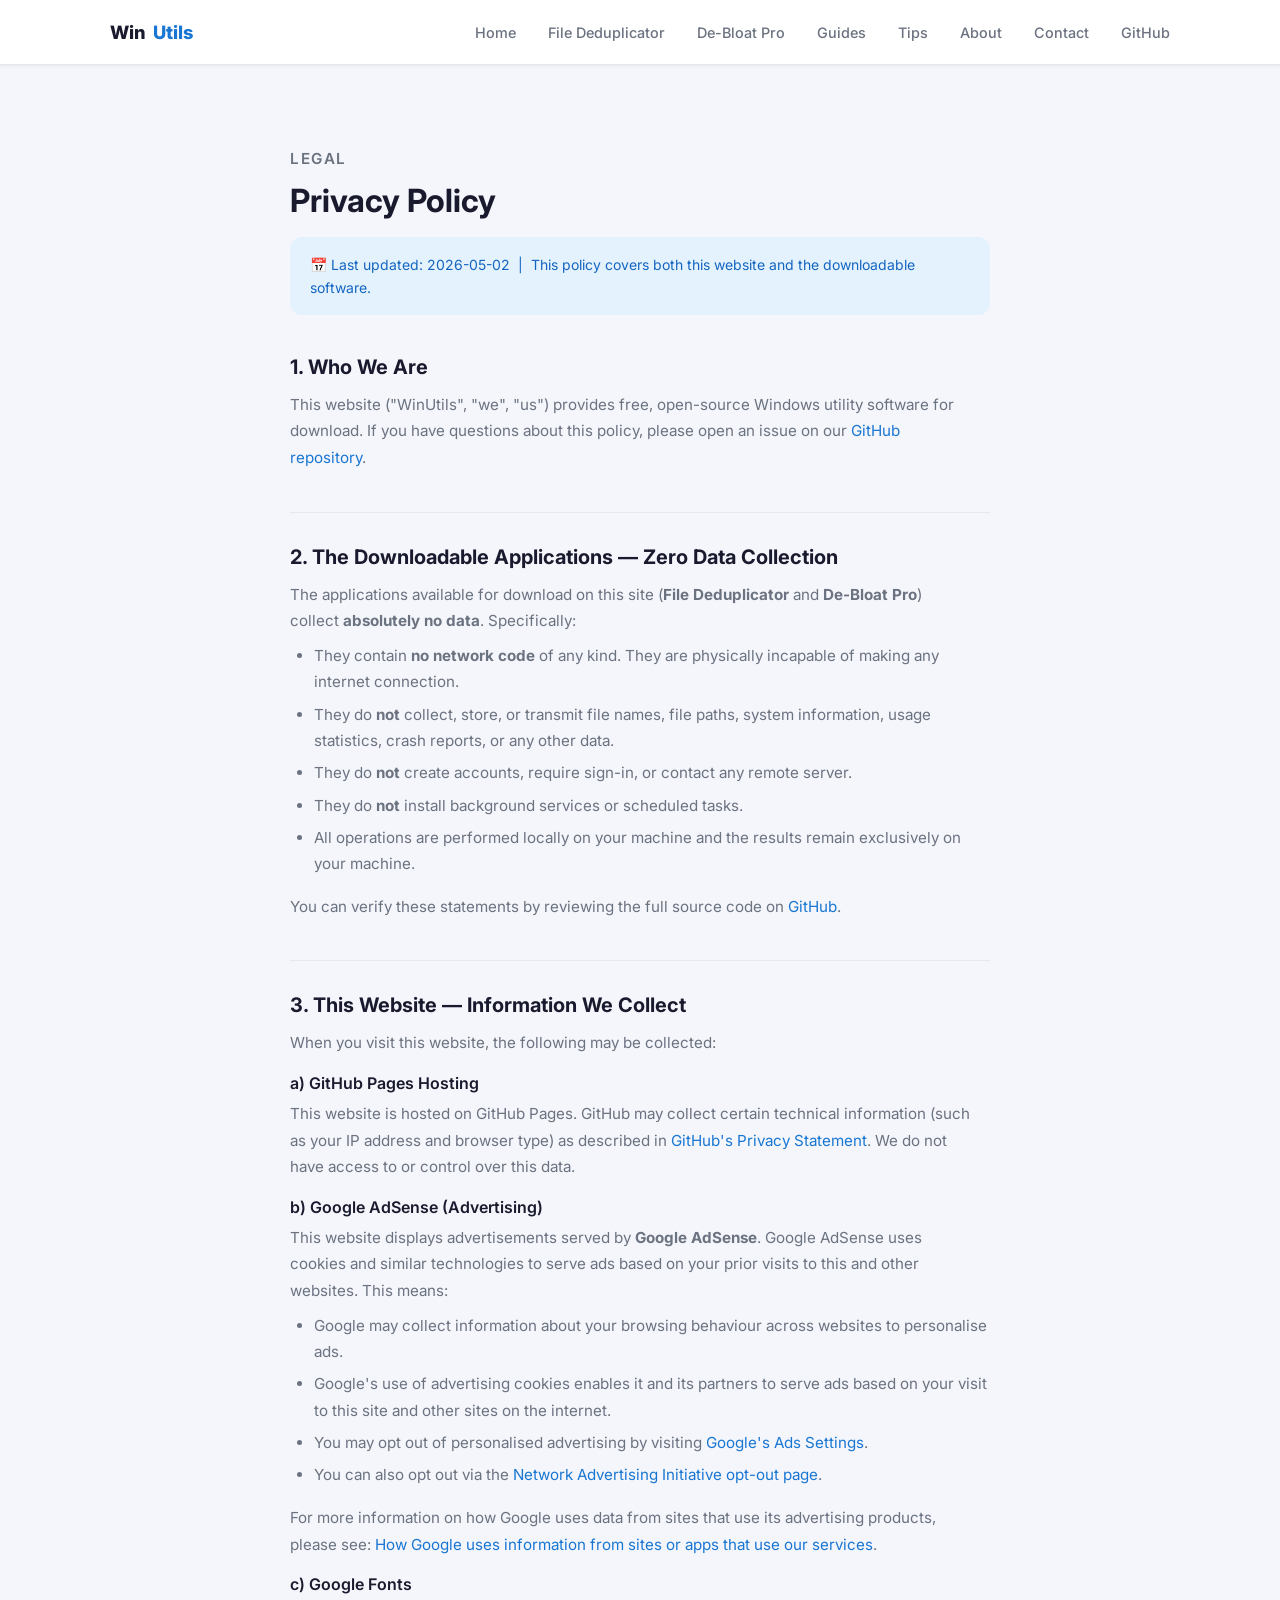
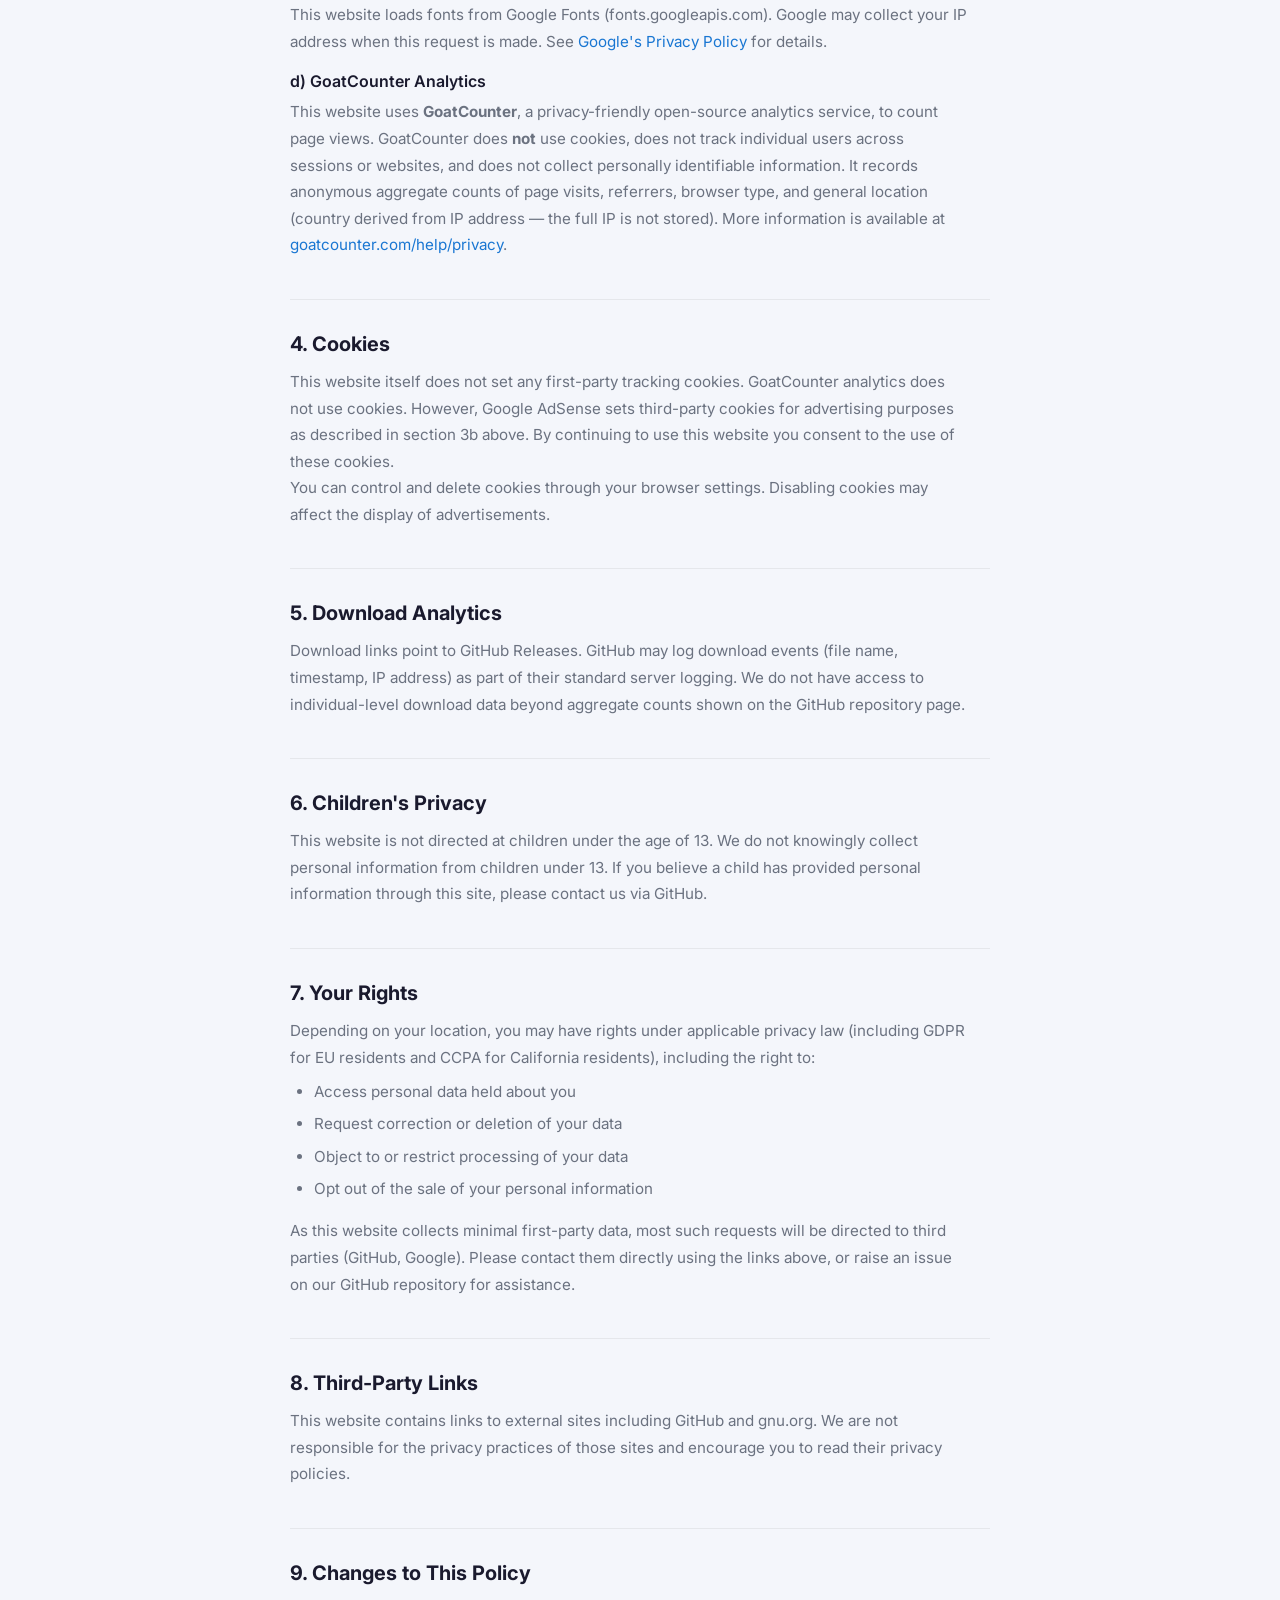
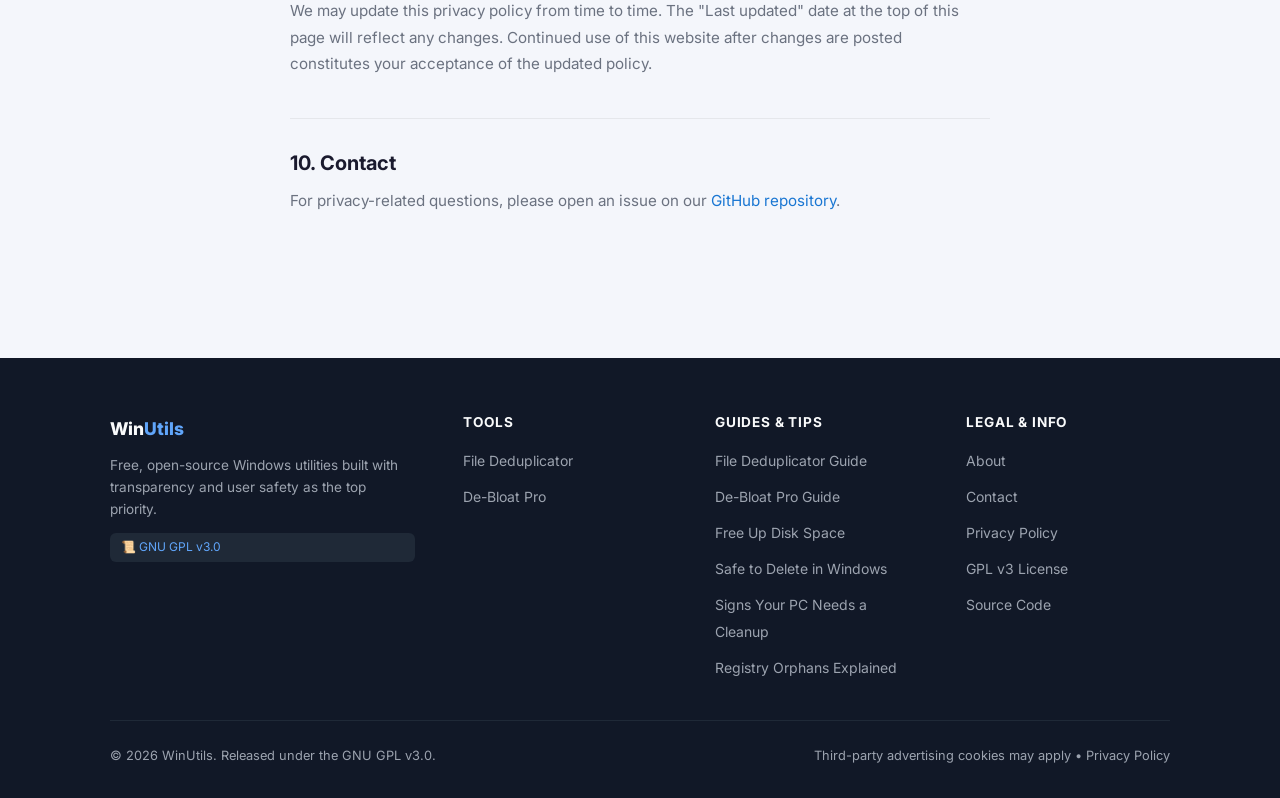
<file: privacy-policy.html>
﻿<!DOCTYPE html>
<html lang="en">
<head>
  <meta charset="UTF-8" />
  <meta name="viewport" content="width=device-width, initial-scale=1.0" />
  <title>Privacy Policy | WinUtils</title>
  <meta name="description" content="Privacy policy for WinUtils and its tools. Explains data practices for the website and the downloadable applications." />
  <link rel="preconnect" href="https://fonts.googleapis.com" />
  <link rel="preconnect" href="https://fonts.gstatic.com" crossorigin />
  <link href="https://fonts.googleapis.com/css2?family=Inter:wght@400;500;600;700;800&display=swap" rel="stylesheet" />
  <link rel="stylesheet" href="css/style.css" />

  <!-- ADSENSE HEAD TAG (replace with yours) -->
  <script async src="https://pagead2.googlesyndication.com/pagead/js/adsbygoogle.js?client=ca-pub-3113497797062498" crossorigin="anonymous"></script>

  <style>
    .policy-body { max-width: 740px; margin: 0 auto; }
    .policy-body h2 { font-size: 1.25rem; margin: 2.5rem 0 .75rem; padding-top: 2rem; border-top: 1px solid var(--border); }
    .policy-body h2:first-of-type { border-top: none; padding-top: 0; }
    .policy-body p, .policy-body li { color: var(--text-muted); font-size: .95rem; line-height: 1.75; }
    .policy-body ul { padding-left: 1.5rem; margin: .5rem 0 1rem; }
    .policy-body ul li { margin-bottom: .35rem; }
    .policy-body a { color: var(--blue-mid); }
    .policy-meta { background: var(--blue-light); border-radius: var(--radius); padding: 1rem 1.25rem; margin-bottom: 2rem; font-size: .875rem; color: var(--blue); }
  </style>
</head>
<body>

  <!-- ═══════════ NAVIGATION ═══════════ -->
  <nav class="nav" aria-label="Main navigation">
    <div class="container nav__inner">
      <a href="index.html" class="nav__logo">Win<span>Utils</span></a>
      <ul class="nav__links" role="list">
        <li><a href="index.html">Home</a></li>
        <li><a href="file-deduplicator.html">File Deduplicator</a></li>
        <li><a href="debloat-pro.html">De-Bloat Pro</a></li>
        <li><a href="guide-file-deduplicator.html">Guides</a></li>
        <li><a href="tips-free-up-disk-space.html">Tips</a></li>
        <li><a href="about.html">About</a></li>
        <li><a href="contact.html">Contact</a></li>
        <li><a href="https://github.com/yubnub7" target="_blank" rel="noopener">GitHub</a></li>
      </ul>
      <button class="nav__hamburger" aria-label="Open menu" aria-expanded="false">
        <span></span><span></span><span></span>
      </button>
    </div>
  </nav>

  <!-- ═══════════ CONTENT ═══════════ -->
  <section class="section">
    <div class="container policy-body">
      <p class="section-label">Legal</p>
      <h1 style="font-size:2rem;margin-bottom:1rem;">Privacy Policy</h1>

      <div class="policy-meta">
        📅 Last updated: 2026-05-02 &nbsp;|&nbsp; This policy covers both this website and the downloadable software.
      </div>

      <!-- ─── 1 ─── -->
      <h2>1. Who We Are</h2>
      <p>This website ("WinUtils", "we", "us") provides free, open-source Windows utility software for download. If you have questions about this policy, please open an issue on our <a href="https://github.com/yubnub7" target="_blank" rel="noopener">GitHub repository</a>.</p>

      <!-- ─── 2 ─── -->
      <h2>2. The Downloadable Applications — Zero Data Collection</h2>
      <p>The applications available for download on this site (<strong>File Deduplicator</strong> and <strong>De-Bloat Pro</strong>) collect <strong>absolutely no data</strong>. Specifically:</p>
      <ul>
        <li>They contain <strong>no network code</strong> of any kind. They are physically incapable of making any internet connection.</li>
        <li>They do <strong>not</strong> collect, store, or transmit file names, file paths, system information, usage statistics, crash reports, or any other data.</li>
        <li>They do <strong>not</strong> create accounts, require sign-in, or contact any remote server.</li>
        <li>They do <strong>not</strong> install background services or scheduled tasks.</li>
        <li>All operations are performed locally on your machine and the results remain exclusively on your machine.</li>
      </ul>
      <p>You can verify these statements by reviewing the full source code on <a href="https://github.com/yubnub7" target="_blank" rel="noopener">GitHub</a>.</p>

      <!-- ─── 3 ─── -->
      <h2>3. This Website — Information We Collect</h2>
      <p>When you visit this website, the following may be collected:</p>

      <h3 style="font-size:1rem;margin:1rem 0 .5rem;font-weight:600;">a) GitHub Pages Hosting</h3>
      <p>This website is hosted on GitHub Pages. GitHub may collect certain technical information (such as your IP address and browser type) as described in <a href="https://docs.github.com/en/site-policy/privacy-policies/github-privacy-statement" target="_blank" rel="noopener">GitHub's Privacy Statement</a>. We do not have access to or control over this data.</p>

      <h3 style="font-size:1rem;margin:1rem 0 .5rem;font-weight:600;">b) Google AdSense (Advertising)</h3>
      <p>This website displays advertisements served by <strong>Google AdSense</strong>. Google AdSense uses cookies and similar technologies to serve ads based on your prior visits to this and other websites. This means:</p>
      <ul>
        <li>Google may collect information about your browsing behaviour across websites to personalise ads.</li>
        <li>Google's use of advertising cookies enables it and its partners to serve ads based on your visit to this site and other sites on the internet.</li>
        <li>You may opt out of personalised advertising by visiting <a href="https://www.google.com/settings/ads" target="_blank" rel="noopener">Google's Ads Settings</a>.</li>
        <li>You can also opt out via the <a href="https://www.aboutads.info/choices/" target="_blank" rel="noopener">Network Advertising Initiative opt-out page</a>.</li>
      </ul>
      <p>For more information on how Google uses data from sites that use its advertising products, please see: <a href="https://policies.google.com/technologies/partner-sites" target="_blank" rel="noopener">How Google uses information from sites or apps that use our services</a>.</p>

      <h3 style="font-size:1rem;margin:1rem 0 .5rem;font-weight:600;">c) Google Fonts</h3>
      <p>This website loads fonts from Google Fonts (fonts.googleapis.com). Google may collect your IP address when this request is made. See <a href="https://policies.google.com/privacy" target="_blank" rel="noopener">Google's Privacy Policy</a> for details.</p>

      <h3 style="font-size:1rem;margin:1rem 0 .5rem;font-weight:600;">d) GoatCounter Analytics</h3>
      <p>This website uses <strong>GoatCounter</strong>, a privacy-friendly open-source analytics service, to count page views. GoatCounter does <strong>not</strong> use cookies, does not track individual users across sessions or websites, and does not collect personally identifiable information. It records anonymous aggregate counts of page visits, referrers, browser type, and general location (country derived from IP address — the full IP is not stored). More information is available at <a href="https://www.goatcounter.com/help/privacy" target="_blank" rel="noopener">goatcounter.com/help/privacy</a>.</p>

      <!-- ─── 4 ─── -->
      <h2>4. Cookies</h2>
      <p>This website itself does not set any first-party tracking cookies. GoatCounter analytics does not use cookies. However, Google AdSense sets third-party cookies for advertising purposes as described in section 3b above. By continuing to use this website you consent to the use of these cookies.</p>
      <p>You can control and delete cookies through your browser settings. Disabling cookies may affect the display of advertisements.</p>

      <!-- ─── 5 ─── -->
      <h2>5. Download Analytics</h2>
      <p>Download links point to GitHub Releases. GitHub may log download events (file name, timestamp, IP address) as part of their standard server logging. We do not have access to individual-level download data beyond aggregate counts shown on the GitHub repository page.</p>

      <!-- ─── 6 ─── -->
      <h2>6. Children's Privacy</h2>
      <p>This website is not directed at children under the age of 13. We do not knowingly collect personal information from children under 13. If you believe a child has provided personal information through this site, please contact us via GitHub.</p>

      <!-- ─── 7 ─── -->
      <h2>7. Your Rights</h2>
      <p>Depending on your location, you may have rights under applicable privacy law (including GDPR for EU residents and CCPA for California residents), including the right to:</p>
      <ul>
        <li>Access personal data held about you</li>
        <li>Request correction or deletion of your data</li>
        <li>Object to or restrict processing of your data</li>
        <li>Opt out of the sale of your personal information</li>
      </ul>
      <p>As this website collects minimal first-party data, most such requests will be directed to third parties (GitHub, Google). Please contact them directly using the links above, or raise an issue on our GitHub repository for assistance.</p>

      <!-- ─── 8 ─── -->
      <h2>8. Third-Party Links</h2>
      <p>This website contains links to external sites including GitHub and gnu.org. We are not responsible for the privacy practices of those sites and encourage you to read their privacy policies.</p>

      <!-- ─── 9 ─── -->
      <h2>9. Changes to This Policy</h2>
      <p>We may update this privacy policy from time to time. The "Last updated" date at the top of this page will reflect any changes. Continued use of this website after changes are posted constitutes your acceptance of the updated policy.</p>

      <!-- ─── 10 ─── -->
      <h2>10. Contact</h2>
      <p>For privacy-related questions, please open an issue on our <a href="https://github.com/yubnub7" target="_blank" rel="noopener">GitHub repository</a>.</p>

    </div>
  </section>

  <!-- ═══════════ FOOTER ═══════════ -->
  <footer class="footer">
    <div class="container">
      <div class="footer__inner">
        <div class="footer__brand">
          <span class="footer__logo">Win<span>Utils</span></span>
          <p class="footer__tagline">Free, open-source Windows utilities built with transparency and user safety as the top priority.</p>
          <span class="footer__gpl">📜 GNU GPL v3.0</span>
        </div>
        <div class="footer__col">
          <h4>Tools</h4>
          <ul>
            <li><a href="file-deduplicator.html">File Deduplicator</a></li>
            <li><a href="debloat-pro.html">De-Bloat Pro</a></li>
          </ul>
        </div>
        <div class="footer__col">
          <h4>Guides &amp; Tips</h4>
          <ul>
            <li><a href="guide-file-deduplicator.html">File Deduplicator Guide</a></li>
            <li><a href="guide-debloat-pro.html">De-Bloat Pro Guide</a></li>
            <li><a href="tips-free-up-disk-space.html">Free Up Disk Space</a></li>
            <li><a href="tips-safe-to-delete.html">Safe to Delete in Windows</a></li>
            <li><a href="tips-signs-pc-needs-cleanup.html">Signs Your PC Needs a Cleanup</a></li>
            <li><a href="tips-registry-orphans.html">Registry Orphans Explained</a></li>
          </ul>
        </div>
        <div class="footer__col">
          <h4>Legal &amp; Info</h4>
          <ul>
            <li><a href="about.html">About</a></li>
            <li><a href="contact.html">Contact</a></li>
            <li><a href="privacy-policy.html">Privacy Policy</a></li>
            <li><a href="https://www.gnu.org/licenses/gpl-3.0.html" target="_blank" rel="noopener">GPL v3 License</a></li>
            <li><a href="https://github.com/yubnub7" target="_blank" rel="noopener">Source Code</a></li>
          </ul>
        </div>
      </div>
      <div class="footer__bottom">
        <span>&copy; <script>document.write(new Date().getFullYear())</script> WinUtils. Released under the GNU GPL v3.0.</span>
        <span>Third-party advertising cookies may apply &bull; <a href="privacy-policy.html" style="color:#9CA3AF">Privacy Policy</a></span>
      </div>
    </div>
  </footer>

  <script src="js/main.js"></script>
  <script data-goatcounter="https://yubnub7.goatcounter.com/count" async src="//gc.zgo.at/count.js"></script>
</body>
</html>
</file>
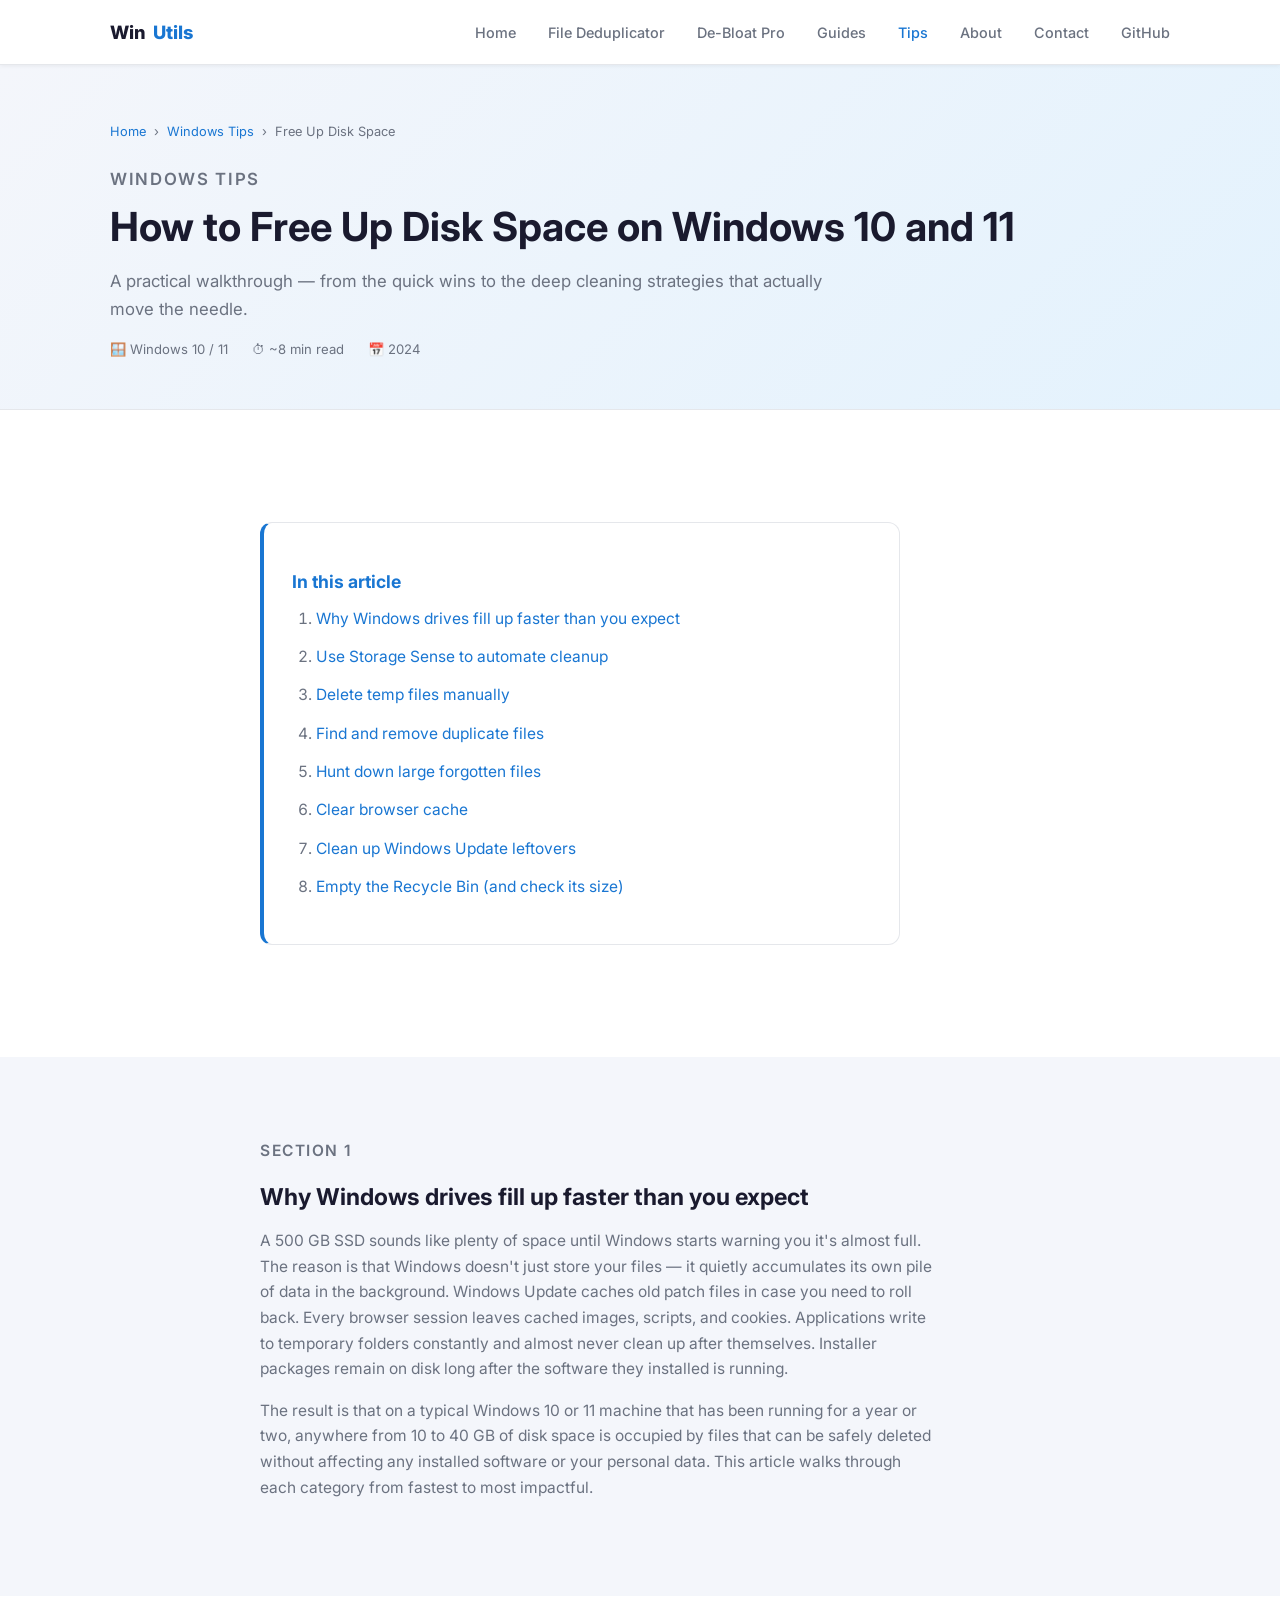
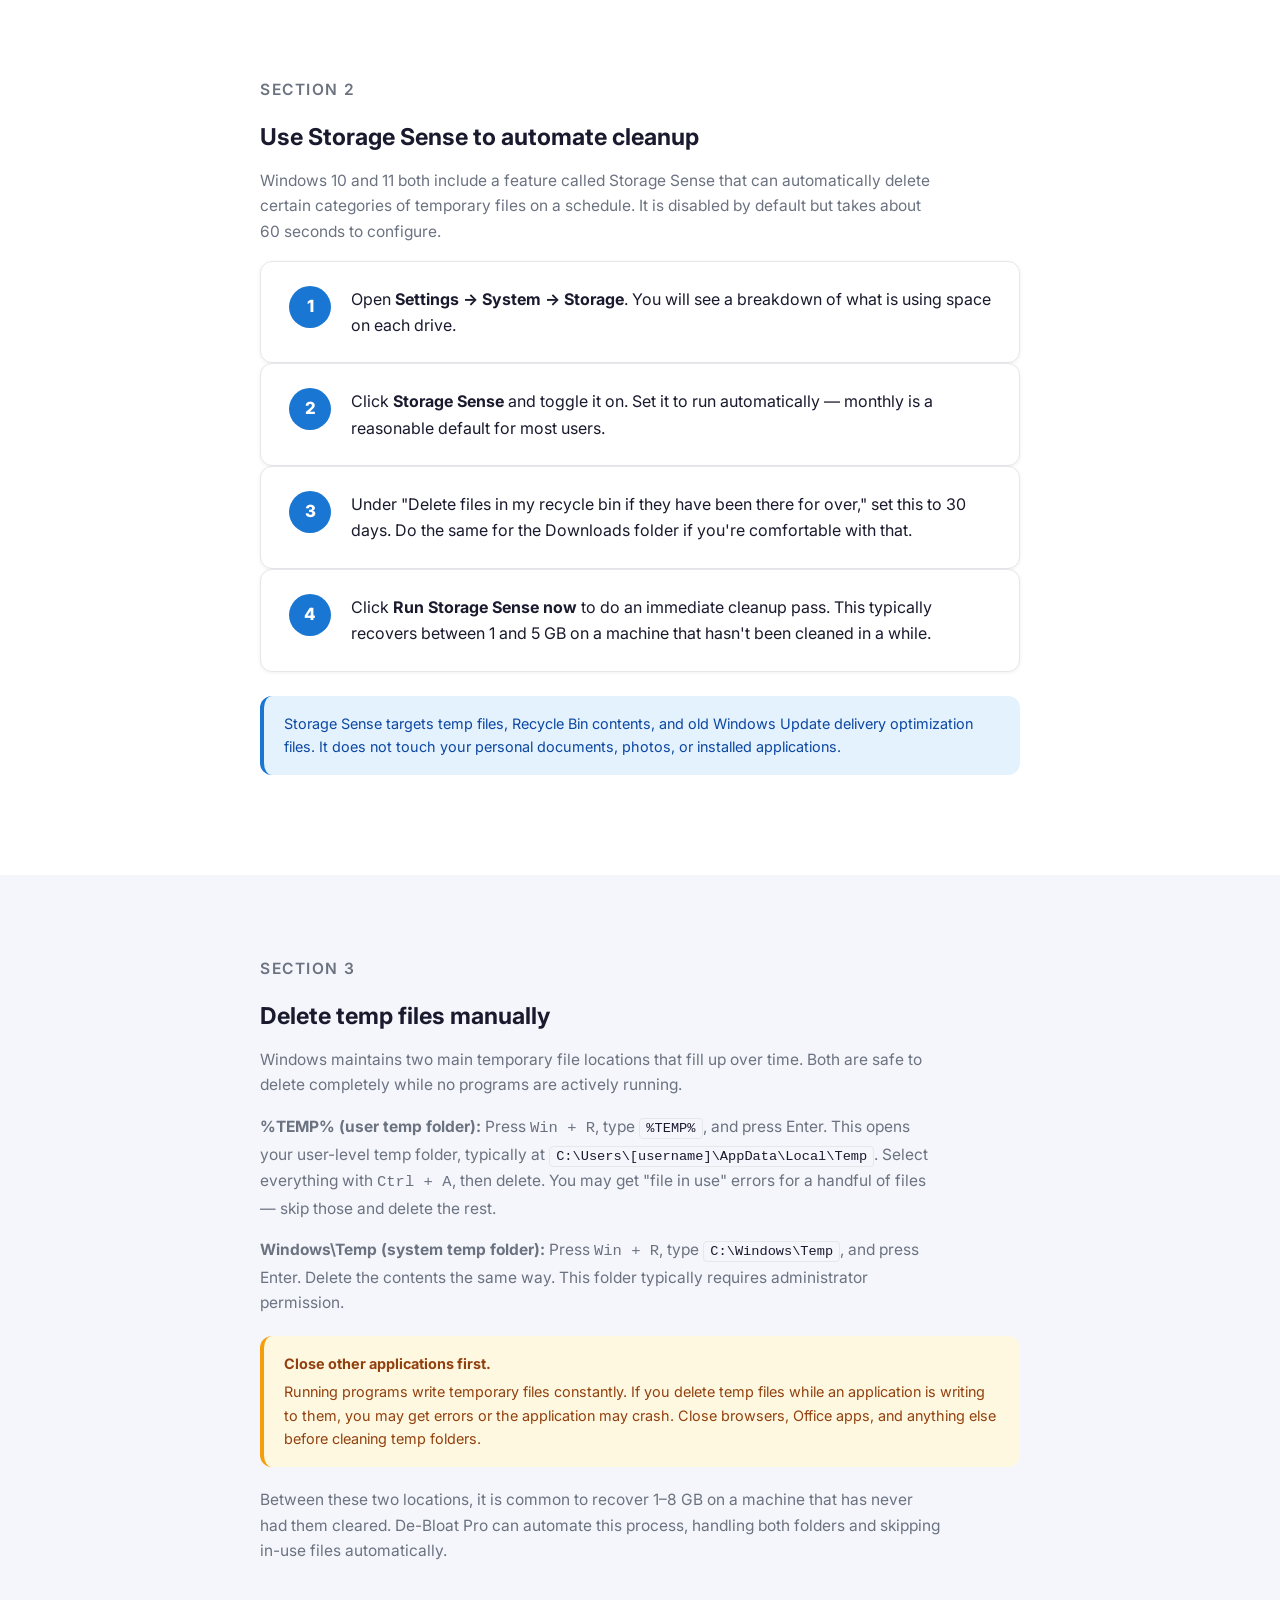
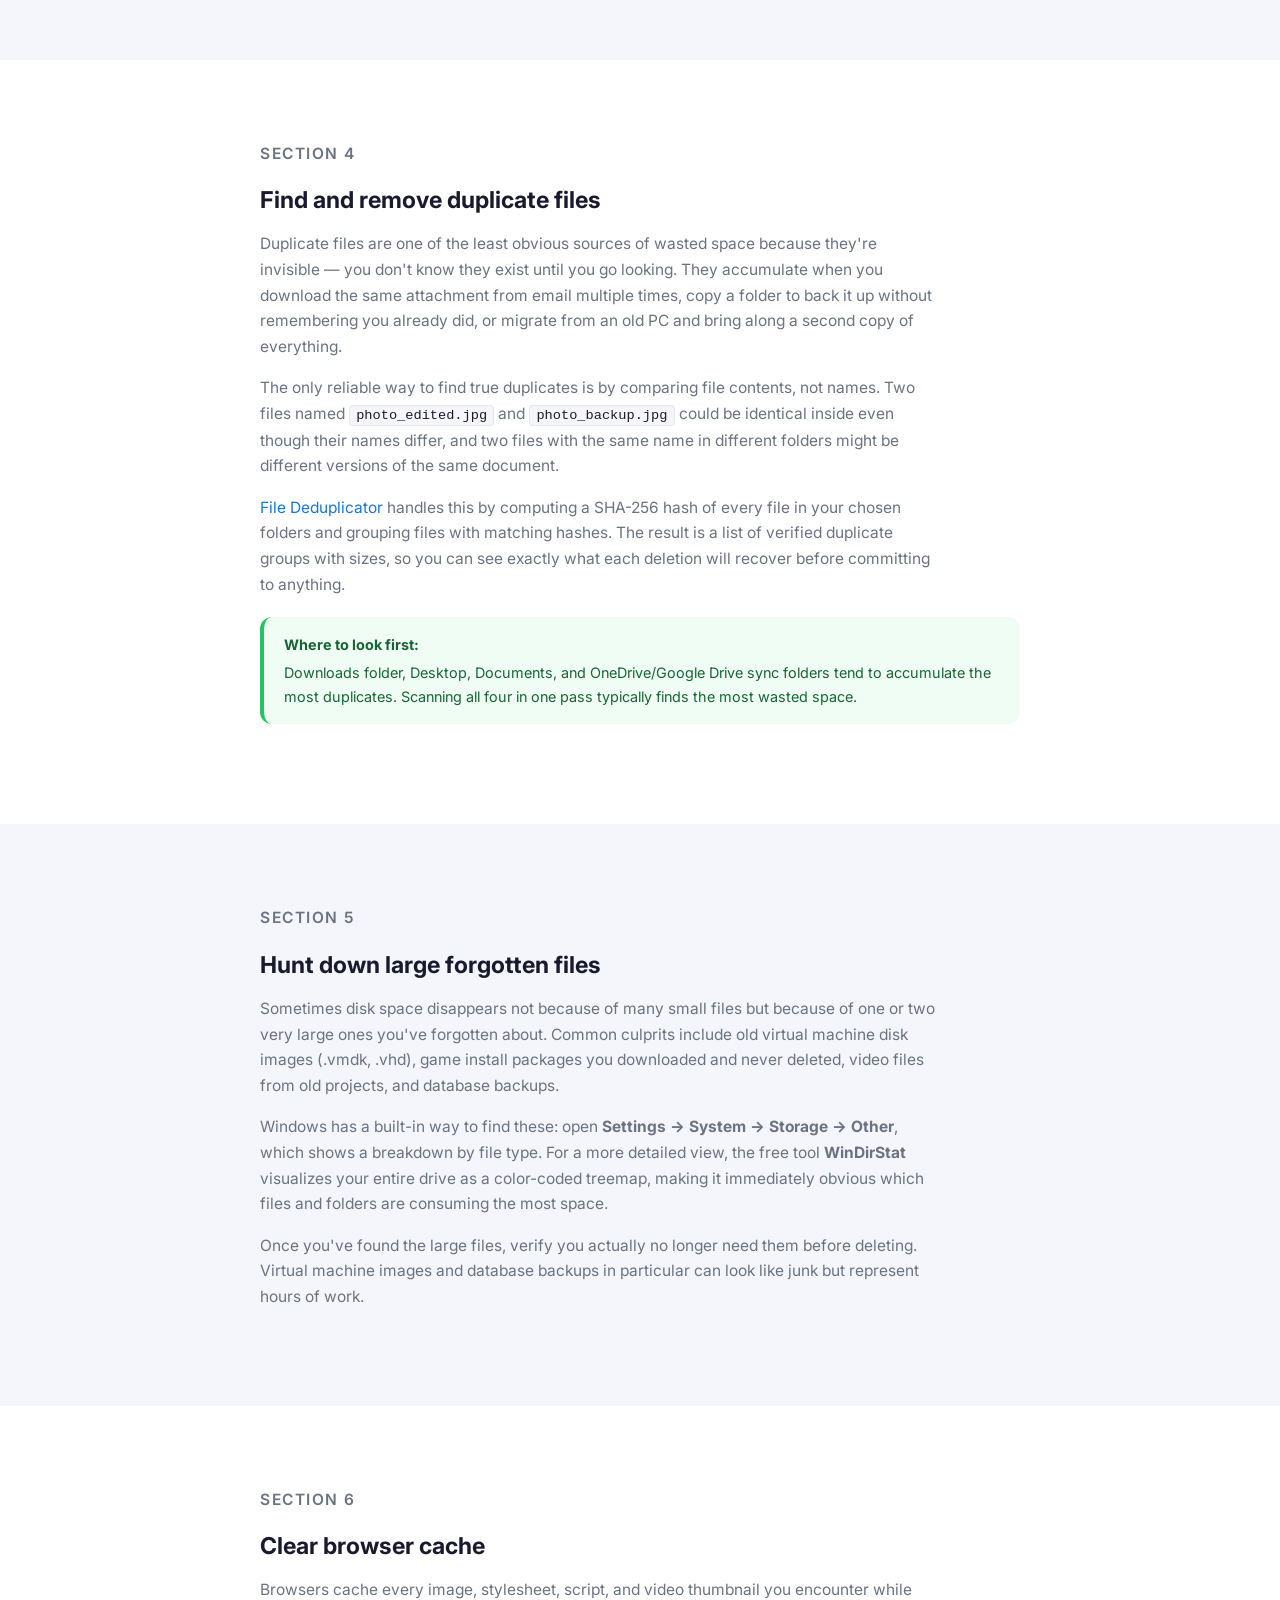
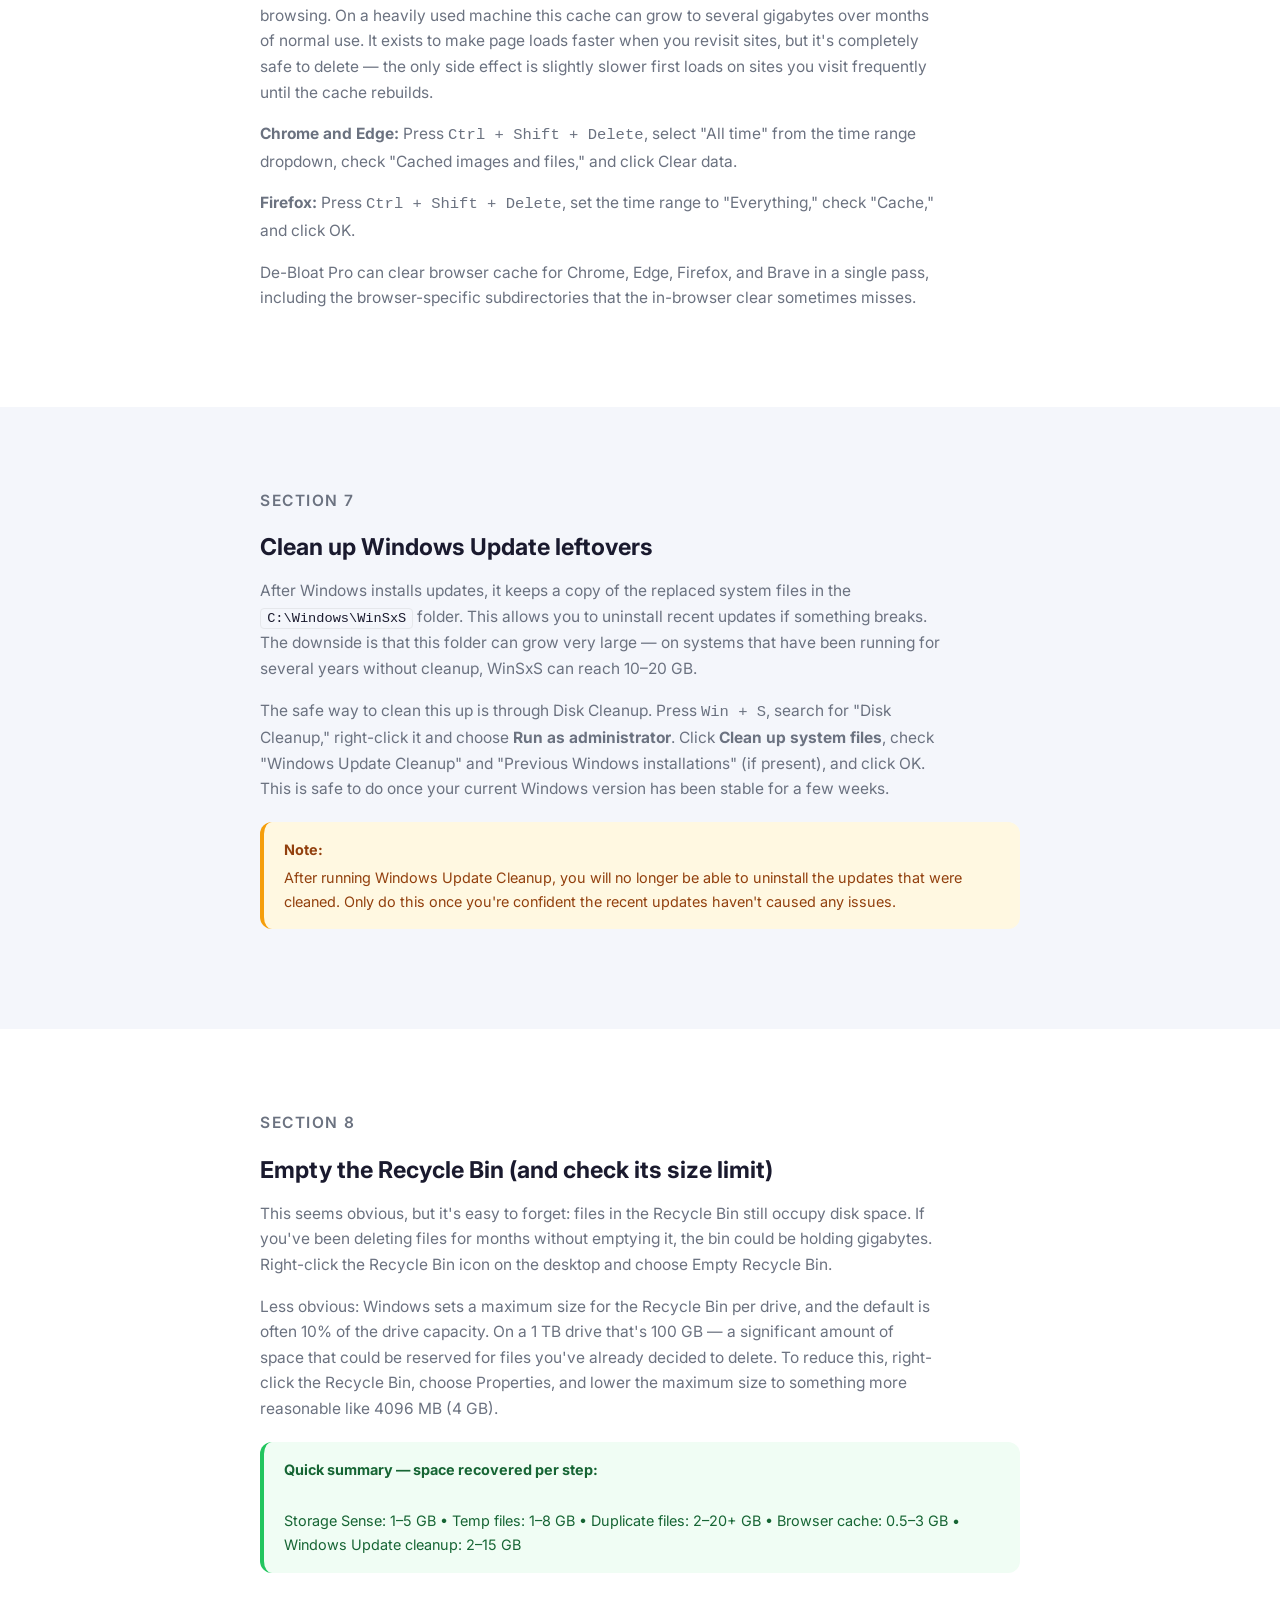
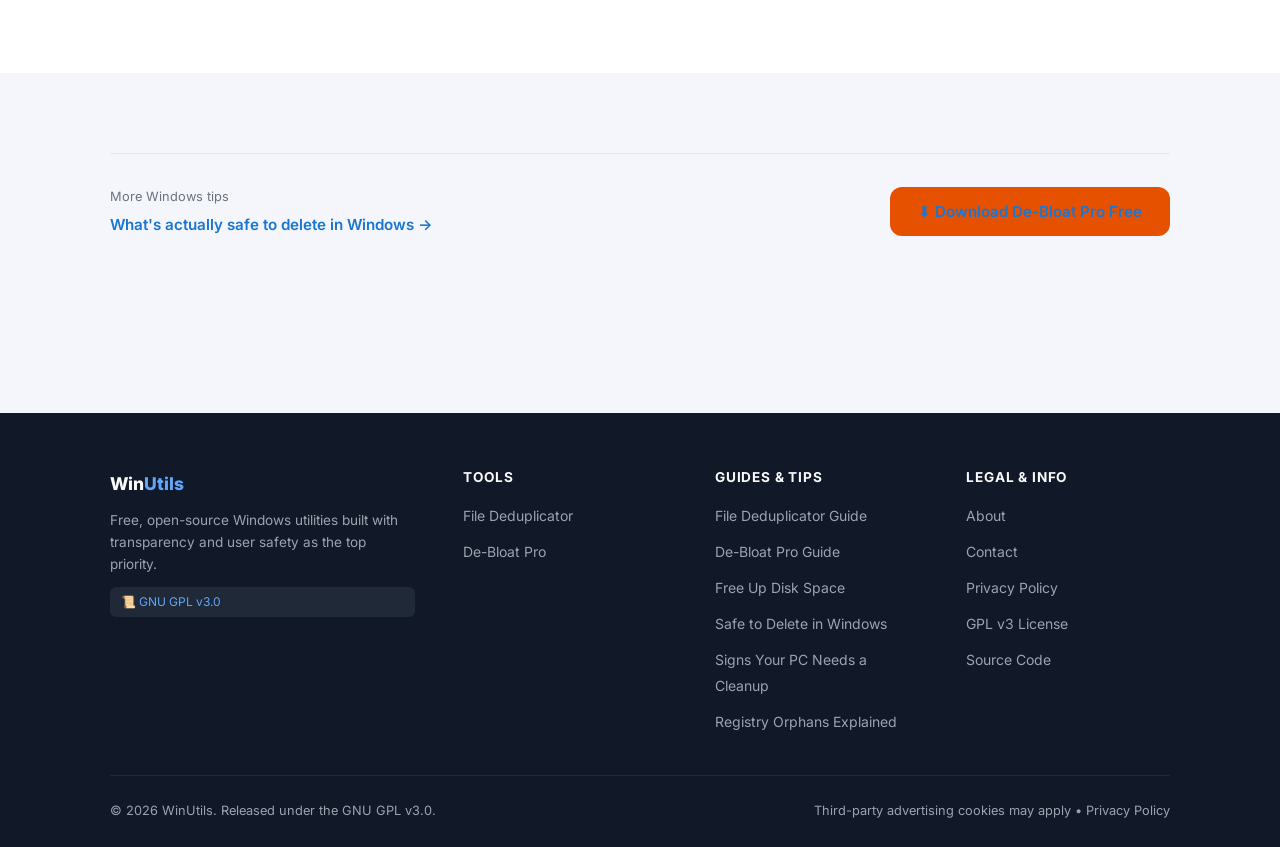
<file: tips-free-up-disk-space.html>
﻿<!DOCTYPE html>
<html lang="en">
<head>
  <meta charset="UTF-8" />
  <meta name="viewport" content="width=device-width, initial-scale=1.0" />
  <title>How to Free Up Disk Space on Windows 10 and 11 | WinUtils Tips</title>
  <meta name="description" content="A practical guide to recovering disk space on Windows 10 and 11. Learn which files are safe to delete, how to use built-in tools, and where the biggest space wasters hide." />
  <meta name="keywords" content="free up disk space windows 11, free up disk space windows 10, how to clean up windows, recover disk space, windows storage full, clean c drive windows" />

  <meta property="og:title"       content="How to Free Up Disk Space on Windows 10 and 11" />
  <meta property="og:description" content="Practical steps to recover gigabytes of wasted disk space on Windows — from quick wins to deep cleaning." />
  <meta property="og:type"        content="article" />
  <meta property="og:url"         content="https://yubnub7.github.io/tips-free-up-disk-space.html" />

  <link rel="preconnect" href="https://fonts.googleapis.com" />
  <link rel="preconnect" href="https://fonts.gstatic.com" crossorigin />
  <link href="https://fonts.googleapis.com/css2?family=Inter:wght@400;500;600;700;800&display=swap" rel="stylesheet" />
  <link rel="stylesheet" href="css/style.css" />
  <script async src="https://pagead2.googlesyndication.com/pagead/js/adsbygoogle.js?client=ca-pub-3113497797062498" crossorigin="anonymous"></script>
</head>
<body>

  <nav class="nav" aria-label="Main navigation">
    <div class="container nav__inner">
      <a href="index.html" class="nav__logo">Win<span>Utils</span></a>
      <ul class="nav__links" role="list">
        <li><a href="index.html">Home</a></li>
        <li><a href="file-deduplicator.html">File Deduplicator</a></li>
        <li><a href="debloat-pro.html">De-Bloat Pro</a></li>
        <li><a href="guide-file-deduplicator.html">Guides</a></li>
        <li><a href="tips-free-up-disk-space.html" aria-current="page">Tips</a></li>
        <li><a href="about.html">About</a></li>
        <li><a href="contact.html">Contact</a></li>
        <li><a href="https://github.com/yubnub7" target="_blank" rel="noopener">GitHub</a></li>
      </ul>
      <button class="nav__hamburger" aria-label="Open menu" aria-expanded="false">
        <span></span><span></span><span></span>
      </button>
    </div>
  </nav>

  <section class="guide-hero">
    <div class="container">
      <nav class="breadcrumb" aria-label="Breadcrumb">
        <a href="index.html">Home</a>
        <sep>›</sep>
        <a href="tips-free-up-disk-space.html">Windows Tips</a>
        <sep>›</sep>
        <span>Free Up Disk Space</span>
      </nav>
      <p class="section-label">Windows Tips</p>
      <h1>How to Free Up Disk Space on Windows 10 and 11</h1>
      <p>A practical walkthrough — from the quick wins to the deep cleaning strategies that actually move the needle.</p>
      <div class="guide-meta">
        <span>🪟 Windows 10 / 11</span>
        <span>⏱ ~8 min read</span>
        <span>📅 2024</span>
      </div>
    </div>
  </section>

  <section class="section section--alt">
    <div class="container guide-content">

      <div class="toc">
        <h3>In this article</h3>
        <ol>
          <li><a href="#why-disk-fills">Why Windows drives fill up faster than you expect</a></li>
          <li><a href="#storage-sense">Use Storage Sense to automate cleanup</a></li>
          <li><a href="#temp-files">Delete temp files manually</a></li>
          <li><a href="#duplicate-files">Find and remove duplicate files</a></li>
          <li><a href="#large-files">Hunt down large forgotten files</a></li>
          <li><a href="#browser-cache">Clear browser cache</a></li>
          <li><a href="#windows-update">Clean up Windows Update leftovers</a></li>
          <li><a href="#recycle-bin">Empty the Recycle Bin (and check its size)</a></li>
        </ol>
      </div>

    </div>
  </section>

  <section class="section" id="why-disk-fills">
    <div class="container guide-content">
      <p class="section-label">Section 1</p>
      <h2>Why Windows drives fill up faster than you expect</h2>
      <p>A 500 GB SSD sounds like plenty of space until Windows starts warning you it's almost full. The reason is that Windows doesn't just store your files — it quietly accumulates its own pile of data in the background. Windows Update caches old patch files in case you need to roll back. Every browser session leaves cached images, scripts, and cookies. Applications write to temporary folders constantly and almost never clean up after themselves. Installer packages remain on disk long after the software they installed is running.</p>
      <p>The result is that on a typical Windows 10 or 11 machine that has been running for a year or two, anywhere from 10 to 40 GB of disk space is occupied by files that can be safely deleted without affecting any installed software or your personal data. This article walks through each category from fastest to most impactful.</p>
    </div>
  </section>

  <section class="section section--alt" id="storage-sense">
    <div class="container guide-content">
      <p class="section-label">Section 2</p>
      <h2>Use Storage Sense to automate cleanup</h2>
      <p>Windows 10 and 11 both include a feature called Storage Sense that can automatically delete certain categories of temporary files on a schedule. It is disabled by default but takes about 60 seconds to configure.</p>

      <div class="step-card">
        <div class="step-card__num">1</div>
        <div class="step-card__body">Open <strong>Settings → System → Storage</strong>. You will see a breakdown of what is using space on each drive.</div>
      </div>
      <div class="step-card">
        <div class="step-card__num">2</div>
        <div class="step-card__body">Click <strong>Storage Sense</strong> and toggle it on. Set it to run automatically — monthly is a reasonable default for most users.</div>
      </div>
      <div class="step-card">
        <div class="step-card__num">3</div>
        <div class="step-card__body">Under "Delete files in my recycle bin if they have been there for over," set this to 30 days. Do the same for the Downloads folder if you're comfortable with that.</div>
      </div>
      <div class="step-card">
        <div class="step-card__num">4</div>
        <div class="step-card__body">Click <strong>Run Storage Sense now</strong> to do an immediate cleanup pass. This typically recovers between 1 and 5 GB on a machine that hasn't been cleaned in a while.</div>
      </div>

      <div class="tip-box tip-box--info" style="margin-top:1.5rem;">
        Storage Sense targets temp files, Recycle Bin contents, and old Windows Update delivery optimization files. It does not touch your personal documents, photos, or installed applications.
      </div>
    </div>
  </section>

  <section class="section" id="temp-files">
    <div class="container guide-content">
      <p class="section-label">Section 3</p>
      <h2>Delete temp files manually</h2>
      <p>Windows maintains two main temporary file locations that fill up over time. Both are safe to delete completely while no programs are actively running.</p>

      <p><strong>%TEMP% (user temp folder):</strong> Press <kbd>Win + R</kbd>, type <code>%TEMP%</code>, and press Enter. This opens your user-level temp folder, typically at <code>C:\Users\[username]\AppData\Local\Temp</code>. Select everything with <kbd>Ctrl + A</kbd>, then delete. You may get "file in use" errors for a handful of files — skip those and delete the rest.</p>

      <p><strong>Windows\Temp (system temp folder):</strong> Press <kbd>Win + R</kbd>, type <code>C:\Windows\Temp</code>, and press Enter. Delete the contents the same way. This folder typically requires administrator permission.</p>

      <div class="tip-box tip-box--warning">
        <strong>Close other applications first.</strong> Running programs write temporary files constantly. If you delete temp files while an application is writing to them, you may get errors or the application may crash. Close browsers, Office apps, and anything else before cleaning temp folders.
      </div>

      <p>Between these two locations, it is common to recover 1–8 GB on a machine that has never had them cleared. De-Bloat Pro can automate this process, handling both folders and skipping in-use files automatically.</p>
    </div>
  </section>

  <section class="section section--alt" id="duplicate-files">
    <div class="container guide-content">
      <p class="section-label">Section 4</p>
      <h2>Find and remove duplicate files</h2>
      <p>Duplicate files are one of the least obvious sources of wasted space because they're invisible — you don't know they exist until you go looking. They accumulate when you download the same attachment from email multiple times, copy a folder to back it up without remembering you already did, or migrate from an old PC and bring along a second copy of everything.</p>

      <p>The only reliable way to find true duplicates is by comparing file contents, not names. Two files named <code>photo_edited.jpg</code> and <code>photo_backup.jpg</code> could be identical inside even though their names differ, and two files with the same name in different folders might be different versions of the same document.</p>

      <p><a href="file-deduplicator.html">File Deduplicator</a> handles this by computing a SHA-256 hash of every file in your chosen folders and grouping files with matching hashes. The result is a list of verified duplicate groups with sizes, so you can see exactly what each deletion will recover before committing to anything.</p>

      <div class="tip-box tip-box--success">
        <strong>Where to look first:</strong> Downloads folder, Desktop, Documents, and OneDrive/Google Drive sync folders tend to accumulate the most duplicates. Scanning all four in one pass typically finds the most wasted space.
      </div>
    </div>
  </section>

  <section class="section" id="large-files">
    <div class="container guide-content">
      <p class="section-label">Section 5</p>
      <h2>Hunt down large forgotten files</h2>
      <p>Sometimes disk space disappears not because of many small files but because of one or two very large ones you've forgotten about. Common culprits include old virtual machine disk images (.vmdk, .vhd), game install packages you downloaded and never deleted, video files from old projects, and database backups.</p>

      <p>Windows has a built-in way to find these: open <strong>Settings → System → Storage → Other</strong>, which shows a breakdown by file type. For a more detailed view, the free tool <strong>WinDirStat</strong> visualizes your entire drive as a color-coded treemap, making it immediately obvious which files and folders are consuming the most space.</p>

      <p>Once you've found the large files, verify you actually no longer need them before deleting. Virtual machine images and database backups in particular can look like junk but represent hours of work.</p>
    </div>
  </section>

  <section class="section section--alt" id="browser-cache">
    <div class="container guide-content">
      <p class="section-label">Section 6</p>
      <h2>Clear browser cache</h2>
      <p>Browsers cache every image, stylesheet, script, and video thumbnail you encounter while browsing. On a heavily used machine this cache can grow to several gigabytes over months of normal use. It exists to make page loads faster when you revisit sites, but it's completely safe to delete — the only side effect is slightly slower first loads on sites you visit frequently until the cache rebuilds.</p>

      <p><strong>Chrome and Edge:</strong> Press <kbd>Ctrl + Shift + Delete</kbd>, select "All time" from the time range dropdown, check "Cached images and files," and click Clear data.</p>

      <p><strong>Firefox:</strong> Press <kbd>Ctrl + Shift + Delete</kbd>, set the time range to "Everything," check "Cache," and click OK.</p>

      <p>De-Bloat Pro can clear browser cache for Chrome, Edge, Firefox, and Brave in a single pass, including the browser-specific subdirectories that the in-browser clear sometimes misses.</p>
    </div>
  </section>

  <section class="section" id="windows-update">
    <div class="container guide-content">
      <p class="section-label">Section 7</p>
      <h2>Clean up Windows Update leftovers</h2>
      <p>After Windows installs updates, it keeps a copy of the replaced system files in the <code>C:\Windows\WinSxS</code> folder. This allows you to uninstall recent updates if something breaks. The downside is that this folder can grow very large — on systems that have been running for several years without cleanup, WinSxS can reach 10–20 GB.</p>

      <p>The safe way to clean this up is through Disk Cleanup. Press <kbd>Win + S</kbd>, search for "Disk Cleanup," right-click it and choose <strong>Run as administrator</strong>. Click <strong>Clean up system files</strong>, check "Windows Update Cleanup" and "Previous Windows installations" (if present), and click OK. This is safe to do once your current Windows version has been stable for a few weeks.</p>

      <div class="tip-box tip-box--warning">
        <strong>Note:</strong> After running Windows Update Cleanup, you will no longer be able to uninstall the updates that were cleaned. Only do this once you're confident the recent updates haven't caused any issues.
      </div>
    </div>
  </section>

  <section class="section section--alt" id="recycle-bin">
    <div class="container guide-content">
      <p class="section-label">Section 8</p>
      <h2>Empty the Recycle Bin (and check its size limit)</h2>
      <p>This seems obvious, but it's easy to forget: files in the Recycle Bin still occupy disk space. If you've been deleting files for months without emptying it, the bin could be holding gigabytes. Right-click the Recycle Bin icon on the desktop and choose Empty Recycle Bin.</p>

      <p>Less obvious: Windows sets a maximum size for the Recycle Bin per drive, and the default is often 10% of the drive capacity. On a 1 TB drive that's 100 GB — a significant amount of space that could be reserved for files you've already decided to delete. To reduce this, right-click the Recycle Bin, choose Properties, and lower the maximum size to something more reasonable like 4096 MB (4 GB).</p>

      <div class="tip-box tip-box--success">
        <strong>Quick summary — space recovered per step:</strong><br>
        Storage Sense: 1–5 GB &bull; Temp files: 1–8 GB &bull; Duplicate files: 2–20+ GB &bull; Browser cache: 0.5–3 GB &bull; Windows Update cleanup: 2–15 GB
      </div>
    </div>
  </section>

  <section class="section">
    <div class="container">
      <div class="guide-nav">
        <div>
          <p style="font-size:.8rem;color:var(--text-muted);margin-bottom:.25rem;">More Windows tips</p>
          <a href="tips-safe-to-delete.html">What's actually safe to delete in Windows →</a>
        </div>
        <a href="debloat-pro.html#download" class="btn btn--orange">⬇ Download De-Bloat Pro Free</a>
      </div>
    </div>
  </section>

  <footer class="footer">
    <div class="container">
      <div class="footer__inner">
        <div class="footer__brand">
          <span class="footer__logo">Win<span>Utils</span></span>
          <p class="footer__tagline">Free, open-source Windows utilities built with transparency and user safety as the top priority.</p>
          <span class="footer__gpl">📜 GNU GPL v3.0</span>
        </div>
        <div class="footer__col">
          <h4>Tools</h4>
          <ul>
            <li><a href="file-deduplicator.html">File Deduplicator</a></li>
            <li><a href="debloat-pro.html">De-Bloat Pro</a></li>
          </ul>
        </div>
        <div class="footer__col">
          <h4>Guides &amp; Tips</h4>
          <ul>
            <li><a href="guide-file-deduplicator.html">File Deduplicator Guide</a></li>
            <li><a href="guide-debloat-pro.html">De-Bloat Pro Guide</a></li>
            <li><a href="tips-free-up-disk-space.html">Free Up Disk Space</a></li>
            <li><a href="tips-safe-to-delete.html">Safe to Delete in Windows</a></li>
            <li><a href="tips-signs-pc-needs-cleanup.html">Signs Your PC Needs a Cleanup</a></li>
            <li><a href="tips-registry-orphans.html">Registry Orphans Explained</a></li>
          </ul>
        </div>
        <div class="footer__col">
          <h4>Legal &amp; Info</h4>
          <ul>
            <li><a href="about.html">About</a></li>
            <li><a href="contact.html">Contact</a></li>
            <li><a href="privacy-policy.html">Privacy Policy</a></li>
            <li><a href="https://www.gnu.org/licenses/gpl-3.0.html" target="_blank" rel="noopener">GPL v3 License</a></li>
            <li><a href="https://github.com/yubnub7" target="_blank" rel="noopener">Source Code</a></li>
          </ul>
        </div>
      </div>
      <div class="footer__bottom">
        <span>&copy; <script>document.write(new Date().getFullYear())</script> WinUtils. Released under the GNU GPL v3.0.</span>
        <span>Third-party advertising cookies may apply &bull; <a href="privacy-policy.html" style="color:#9CA3AF">Privacy Policy</a></span>
      </div>
    </div>
  </footer>

  <script src="js/main.js"></script>
  <script data-goatcounter="https://yubnub7.goatcounter.com/count" async src="//gc.zgo.at/count.js"></script>
</body>
</html>
</file>
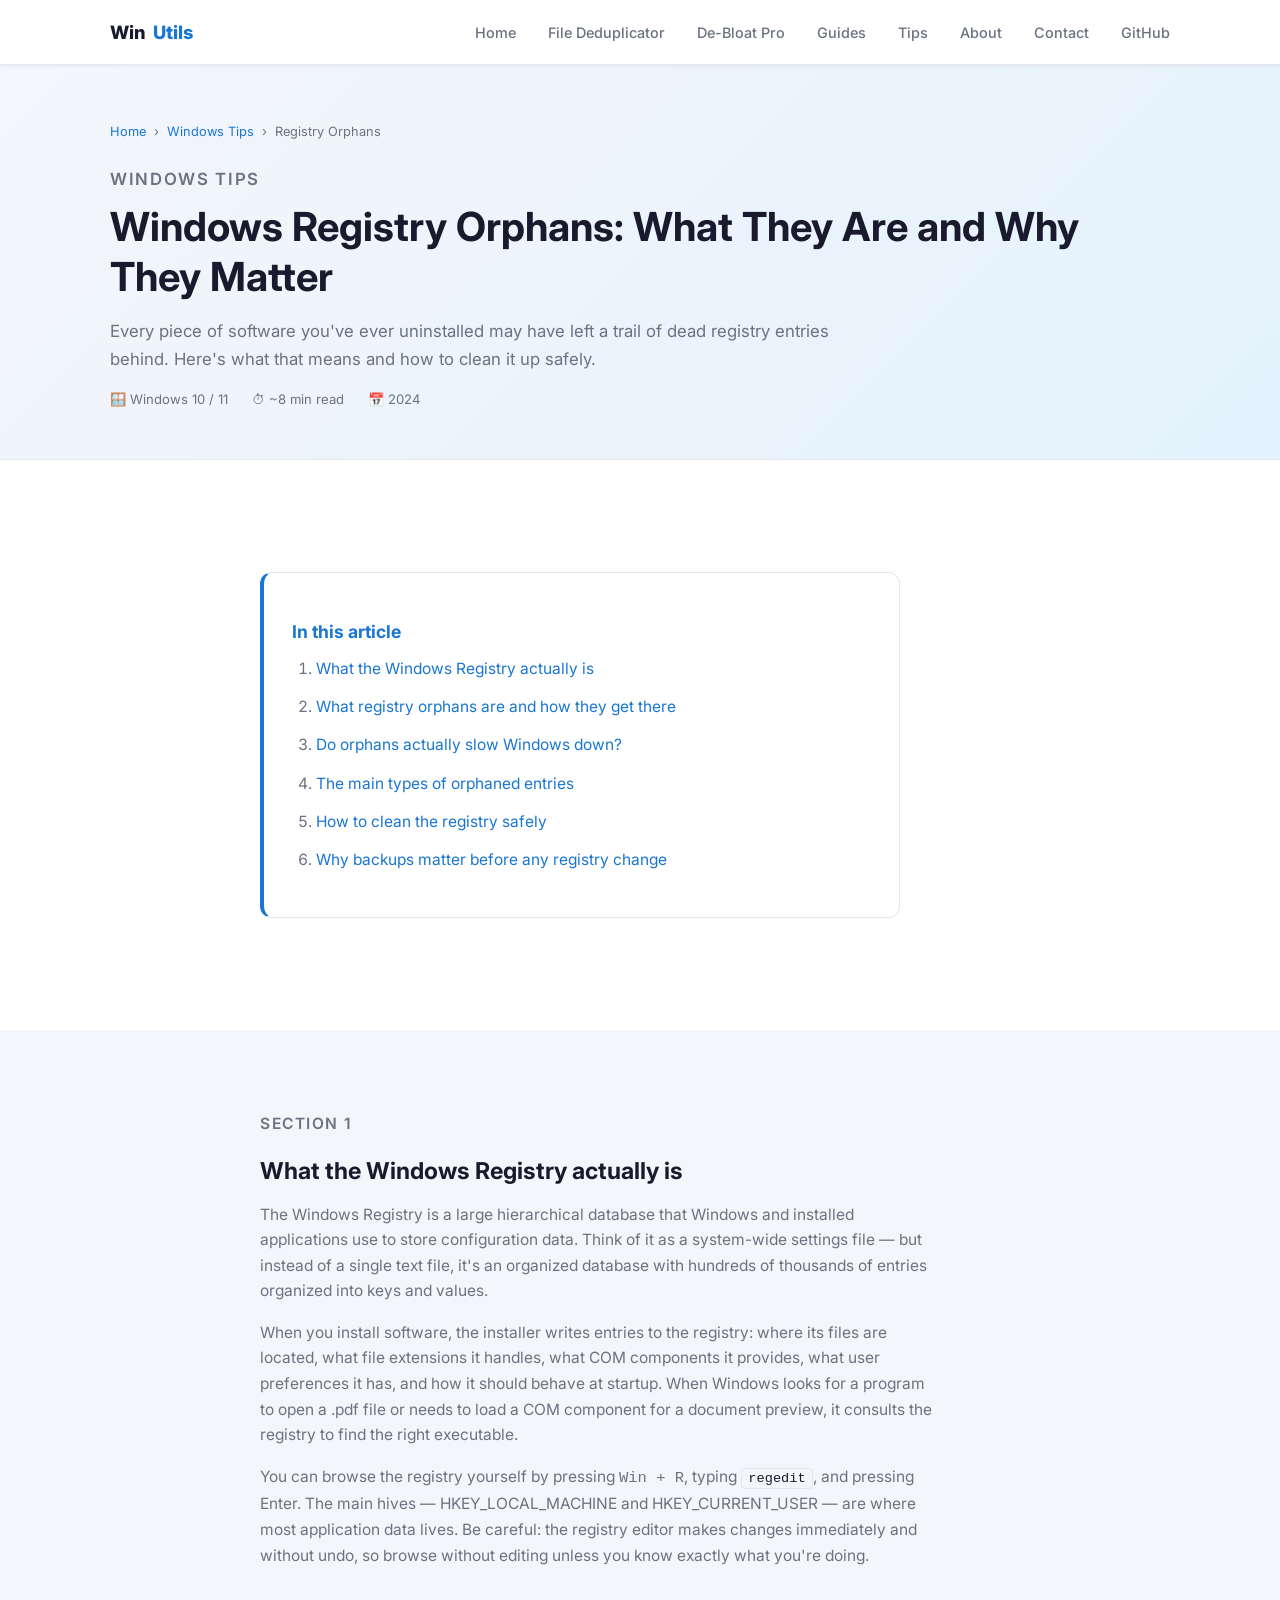
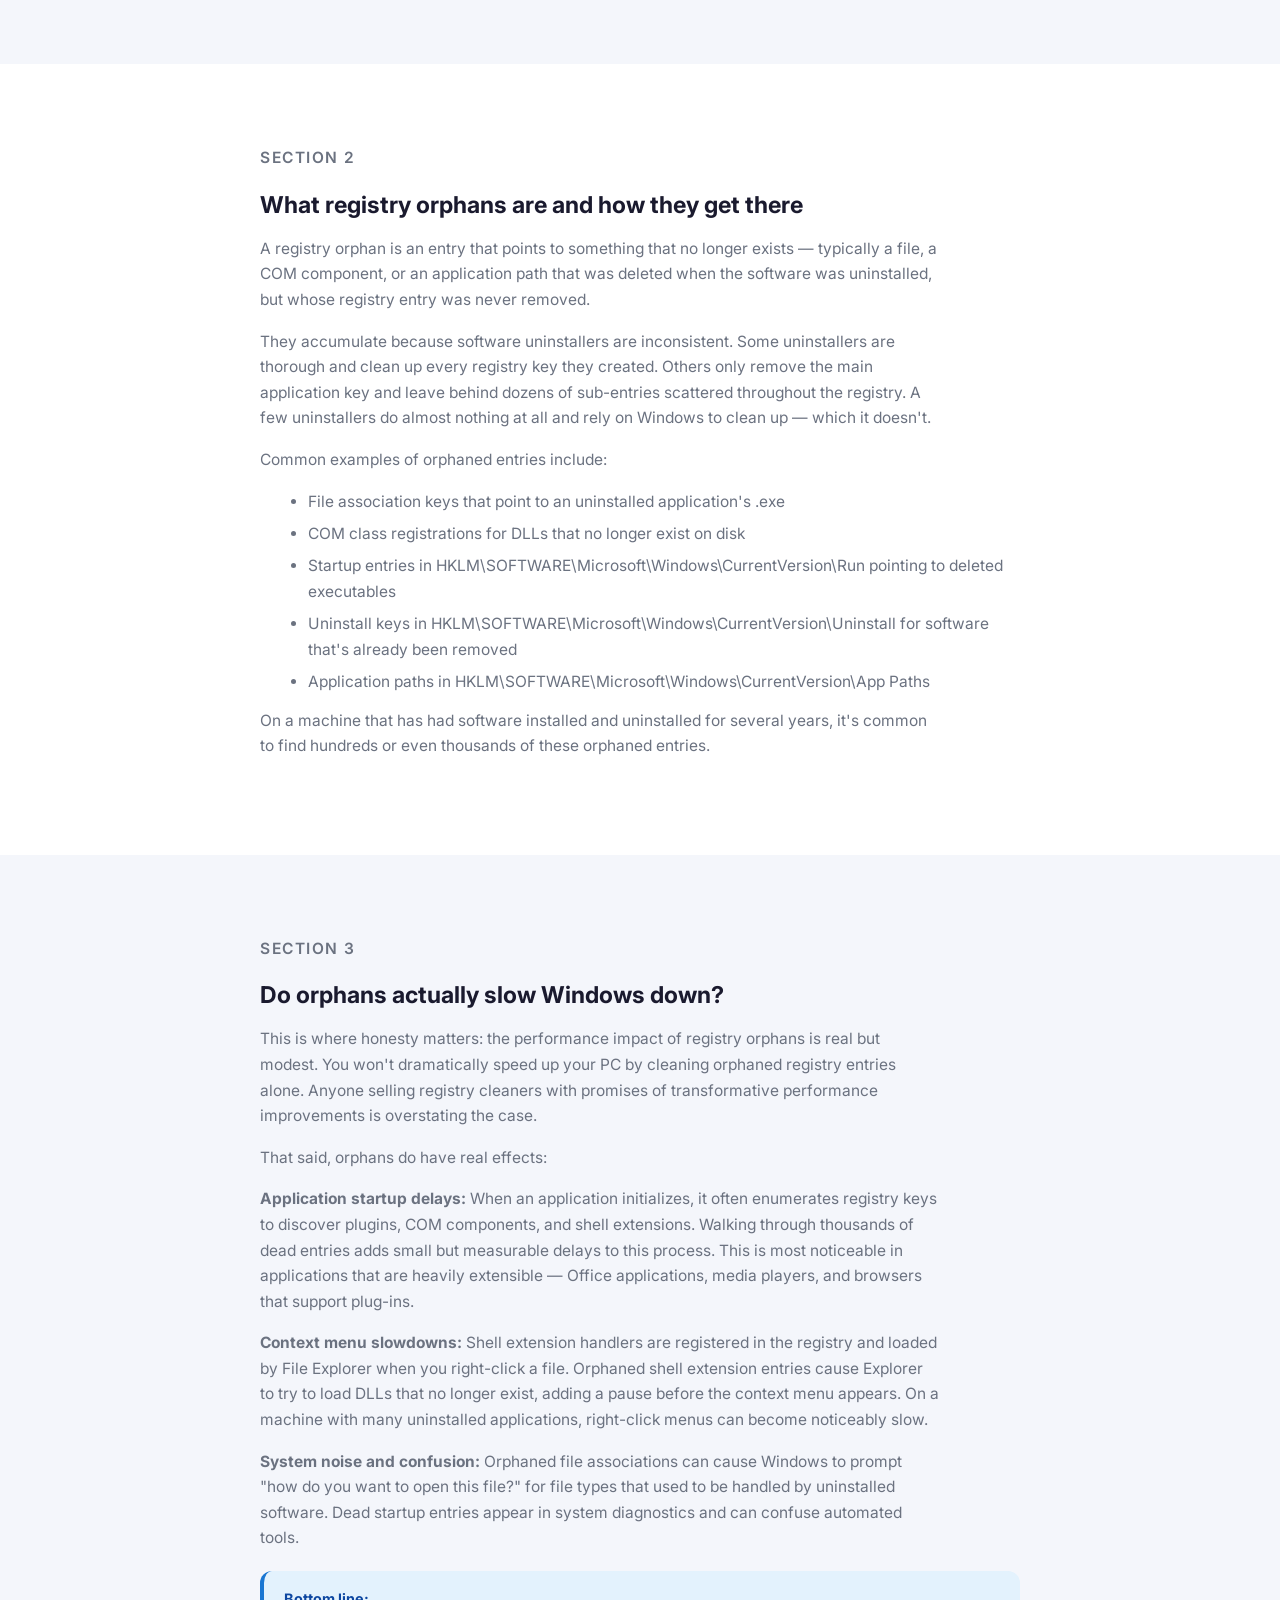
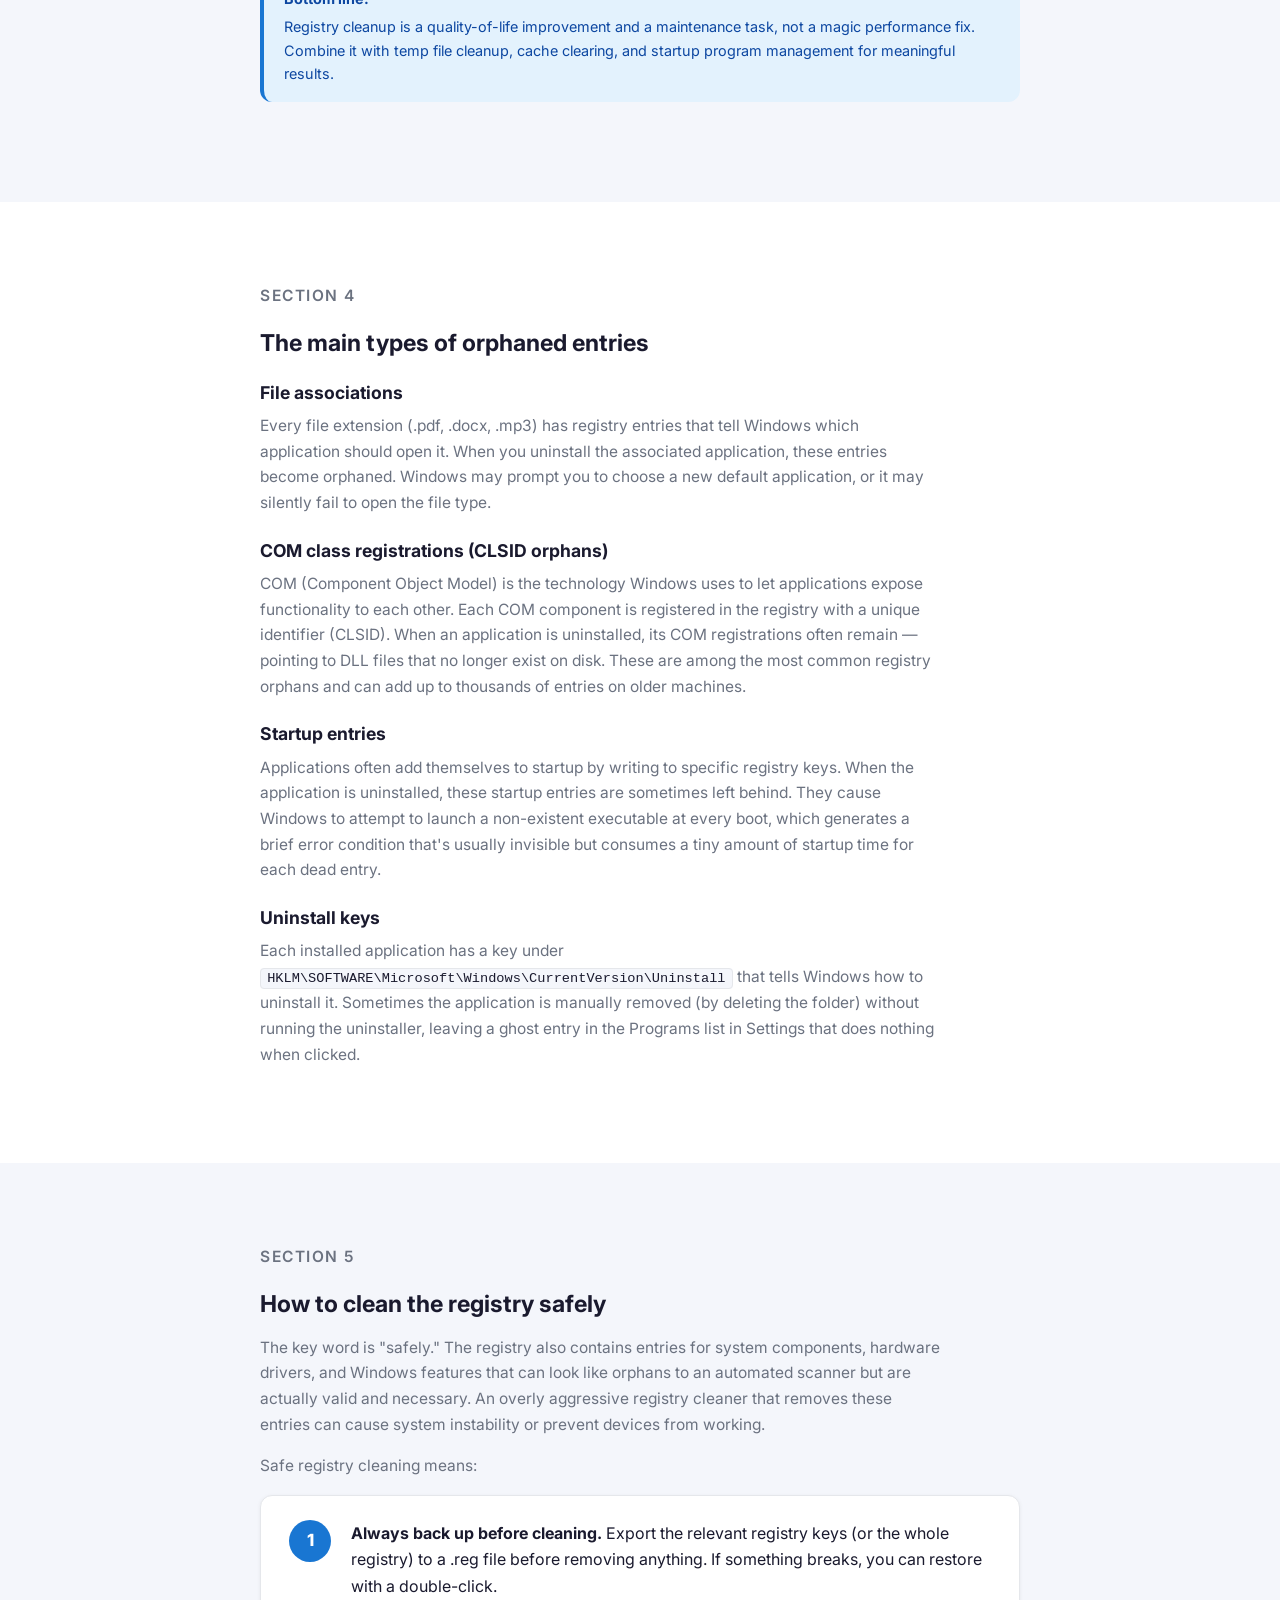
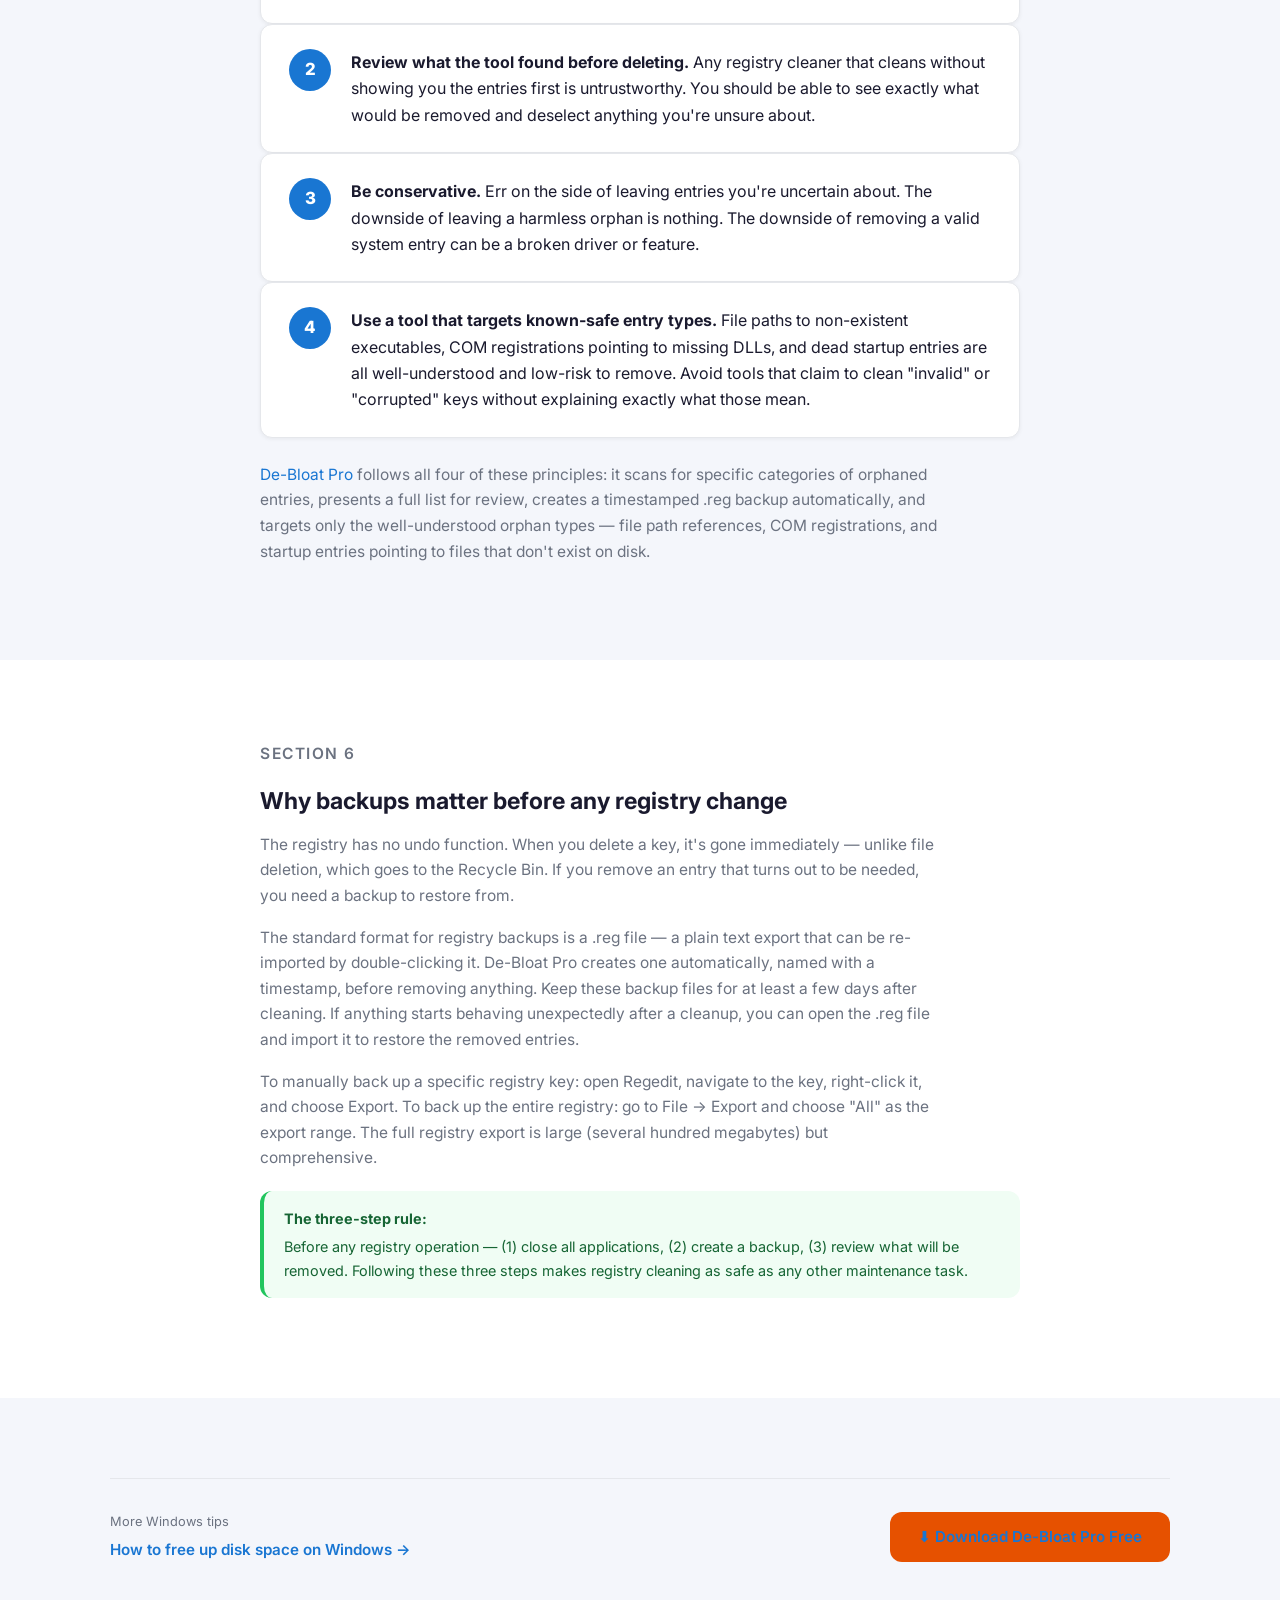
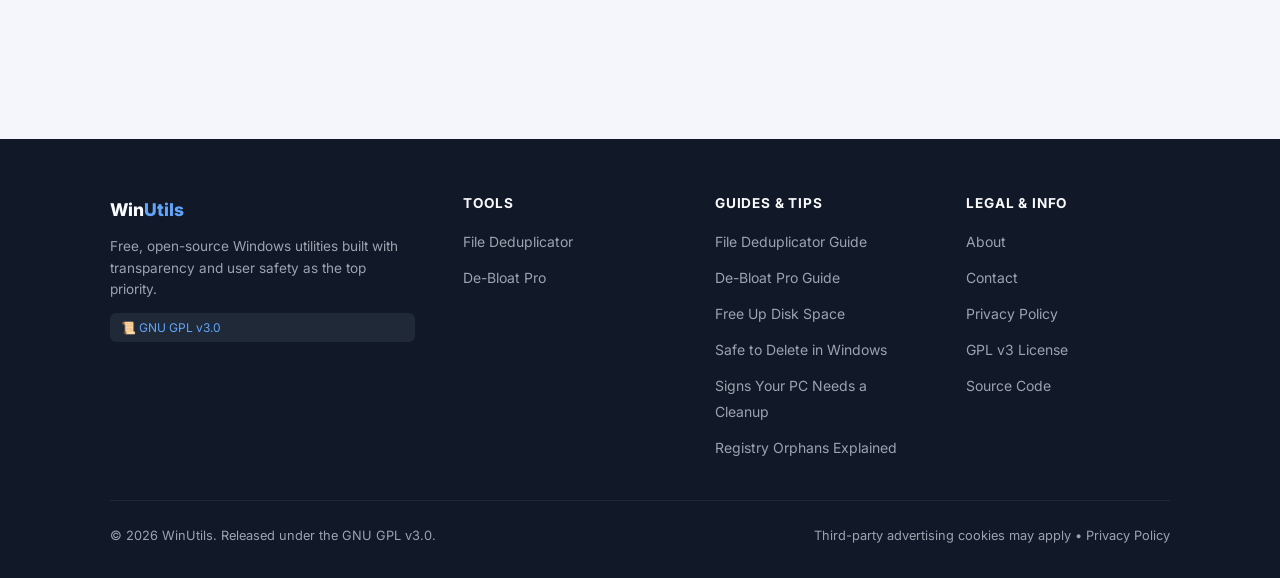
<file: tips-registry-orphans.html>
﻿<!DOCTYPE html>
<html lang="en">
<head>
  <meta charset="UTF-8" />
  <meta name="viewport" content="width=device-width, initial-scale=1.0" />
  <title>Windows Registry Orphans: What They Are and Why They Slow You Down | WinUtils Tips</title>
  <meta name="description" content="Registry orphans are dead entries left behind by uninstalled software. Learn what they are, where they come from, how to find them safely, and how to clean them without risking system stability." />
  <meta name="keywords" content="windows registry orphans, registry cleanup windows, orphaned registry entries, clean windows registry safely, registry cleaner windows 10, registry cleaner windows 11" />

  <meta property="og:title"       content="Windows Registry Orphans: What They Are and Why They Slow You Down" />
  <meta property="og:description" content="Dead registry entries left by uninstalled software — what they are, where they come from, and how to clean them safely." />
  <meta property="og:type"        content="article" />
  <meta property="og:url"         content="https://yubnub7.github.io/tips-registry-orphans.html" />

  <link rel="preconnect" href="https://fonts.googleapis.com" />
  <link rel="preconnect" href="https://fonts.gstatic.com" crossorigin />
  <link href="https://fonts.googleapis.com/css2?family=Inter:wght@400;500;600;700;800&display=swap" rel="stylesheet" />
  <link rel="stylesheet" href="css/style.css" />
  <script async src="https://pagead2.googlesyndication.com/pagead/js/adsbygoogle.js?client=ca-pub-3113497797062498" crossorigin="anonymous"></script>
</head>
<body>

  <nav class="nav" aria-label="Main navigation">
    <div class="container nav__inner">
      <a href="index.html" class="nav__logo">Win<span>Utils</span></a>
      <ul class="nav__links" role="list">
        <li><a href="index.html">Home</a></li>
        <li><a href="file-deduplicator.html">File Deduplicator</a></li>
        <li><a href="debloat-pro.html">De-Bloat Pro</a></li>
        <li><a href="guide-file-deduplicator.html">Guides</a></li>
        <li><a href="tips-free-up-disk-space.html" aria-current="page">Tips</a></li>
        <li><a href="about.html">About</a></li>
        <li><a href="contact.html">Contact</a></li>
        <li><a href="https://github.com/yubnub7" target="_blank" rel="noopener">GitHub</a></li>
      </ul>
      <button class="nav__hamburger" aria-label="Open menu" aria-expanded="false">
        <span></span><span></span><span></span>
      </button>
    </div>
  </nav>

  <section class="guide-hero">
    <div class="container">
      <nav class="breadcrumb" aria-label="Breadcrumb">
        <a href="index.html">Home</a>
        <sep>›</sep>
        <a href="tips-free-up-disk-space.html">Windows Tips</a>
        <sep>›</sep>
        <span>Registry Orphans</span>
      </nav>
      <p class="section-label">Windows Tips</p>
      <h1>Windows Registry Orphans: What They Are and Why They Matter</h1>
      <p>Every piece of software you've ever uninstalled may have left a trail of dead registry entries behind. Here's what that means and how to clean it up safely.</p>
      <div class="guide-meta">
        <span>🪟 Windows 10 / 11</span>
        <span>⏱ ~8 min read</span>
        <span>📅 2024</span>
      </div>
    </div>
  </section>

  <section class="section section--alt">
    <div class="container guide-content">
      <div class="toc">
        <h3>In this article</h3>
        <ol>
          <li><a href="#what-is-registry">What the Windows Registry actually is</a></li>
          <li><a href="#what-are-orphans">What registry orphans are and how they get there</a></li>
          <li><a href="#do-they-matter">Do orphans actually slow Windows down?</a></li>
          <li><a href="#types">The main types of orphaned entries</a></li>
          <li><a href="#clean-safely">How to clean the registry safely</a></li>
          <li><a href="#backup">Why backups matter before any registry change</a></li>
        </ol>
      </div>
    </div>
  </section>

  <section class="section" id="what-is-registry">
    <div class="container guide-content">
      <p class="section-label">Section 1</p>
      <h2>What the Windows Registry actually is</h2>
      <p>The Windows Registry is a large hierarchical database that Windows and installed applications use to store configuration data. Think of it as a system-wide settings file — but instead of a single text file, it's an organized database with hundreds of thousands of entries organized into keys and values.</p>
      <p>When you install software, the installer writes entries to the registry: where its files are located, what file extensions it handles, what COM components it provides, what user preferences it has, and how it should behave at startup. When Windows looks for a program to open a .pdf file or needs to load a COM component for a document preview, it consults the registry to find the right executable.</p>
      <p>You can browse the registry yourself by pressing <kbd>Win + R</kbd>, typing <code>regedit</code>, and pressing Enter. The main hives — HKEY_LOCAL_MACHINE and HKEY_CURRENT_USER — are where most application data lives. Be careful: the registry editor makes changes immediately and without undo, so browse without editing unless you know exactly what you're doing.</p>
    </div>
  </section>

  <section class="section section--alt" id="what-are-orphans">
    <div class="container guide-content">
      <p class="section-label">Section 2</p>
      <h2>What registry orphans are and how they get there</h2>
      <p>A registry orphan is an entry that points to something that no longer exists — typically a file, a COM component, or an application path that was deleted when the software was uninstalled, but whose registry entry was never removed.</p>
      <p>They accumulate because software uninstallers are inconsistent. Some uninstallers are thorough and clean up every registry key they created. Others only remove the main application key and leave behind dozens of sub-entries scattered throughout the registry. A few uninstallers do almost nothing at all and rely on Windows to clean up — which it doesn't.</p>
      <p>Common examples of orphaned entries include:</p>
      <ul style="margin:.75rem 0 .75rem 1.5rem;line-height:1.8;">
        <li>File association keys that point to an uninstalled application's .exe</li>
        <li>COM class registrations for DLLs that no longer exist on disk</li>
        <li>Startup entries in HKLM\SOFTWARE\Microsoft\Windows\CurrentVersion\Run pointing to deleted executables</li>
        <li>Uninstall keys in HKLM\SOFTWARE\Microsoft\Windows\CurrentVersion\Uninstall for software that's already been removed</li>
        <li>Application paths in HKLM\SOFTWARE\Microsoft\Windows\CurrentVersion\App Paths</li>
      </ul>
      <p>On a machine that has had software installed and uninstalled for several years, it's common to find hundreds or even thousands of these orphaned entries.</p>
    </div>
  </section>

  <section class="section" id="do-they-matter">
    <div class="container guide-content">
      <p class="section-label">Section 3</p>
      <h2>Do orphans actually slow Windows down?</h2>
      <p>This is where honesty matters: the performance impact of registry orphans is real but modest. You won't dramatically speed up your PC by cleaning orphaned registry entries alone. Anyone selling registry cleaners with promises of transformative performance improvements is overstating the case.</p>
      <p>That said, orphans do have real effects:</p>
      <p><strong>Application startup delays:</strong> When an application initializes, it often enumerates registry keys to discover plugins, COM components, and shell extensions. Walking through thousands of dead entries adds small but measurable delays to this process. This is most noticeable in applications that are heavily extensible — Office applications, media players, and browsers that support plug-ins.</p>
      <p><strong>Context menu slowdowns:</strong> Shell extension handlers are registered in the registry and loaded by File Explorer when you right-click a file. Orphaned shell extension entries cause Explorer to try to load DLLs that no longer exist, adding a pause before the context menu appears. On a machine with many uninstalled applications, right-click menus can become noticeably slow.</p>
      <p><strong>System noise and confusion:</strong> Orphaned file associations can cause Windows to prompt "how do you want to open this file?" for file types that used to be handled by uninstalled software. Dead startup entries appear in system diagnostics and can confuse automated tools.</p>

      <div class="tip-box tip-box--info">
        <strong>Bottom line:</strong> Registry cleanup is a quality-of-life improvement and a maintenance task, not a magic performance fix. Combine it with temp file cleanup, cache clearing, and startup program management for meaningful results.
      </div>
    </div>
  </section>

  <section class="section section--alt" id="types">
    <div class="container guide-content">
      <p class="section-label">Section 4</p>
      <h2>The main types of orphaned entries</h2>

      <h3>File associations</h3>
      <p>Every file extension (.pdf, .docx, .mp3) has registry entries that tell Windows which application should open it. When you uninstall the associated application, these entries become orphaned. Windows may prompt you to choose a new default application, or it may silently fail to open the file type.</p>

      <h3>COM class registrations (CLSID orphans)</h3>
      <p>COM (Component Object Model) is the technology Windows uses to let applications expose functionality to each other. Each COM component is registered in the registry with a unique identifier (CLSID). When an application is uninstalled, its COM registrations often remain — pointing to DLL files that no longer exist on disk. These are among the most common registry orphans and can add up to thousands of entries on older machines.</p>

      <h3>Startup entries</h3>
      <p>Applications often add themselves to startup by writing to specific registry keys. When the application is uninstalled, these startup entries are sometimes left behind. They cause Windows to attempt to launch a non-existent executable at every boot, which generates a brief error condition that's usually invisible but consumes a tiny amount of startup time for each dead entry.</p>

      <h3>Uninstall keys</h3>
      <p>Each installed application has a key under <code>HKLM\SOFTWARE\Microsoft\Windows\CurrentVersion\Uninstall</code> that tells Windows how to uninstall it. Sometimes the application is manually removed (by deleting the folder) without running the uninstaller, leaving a ghost entry in the Programs list in Settings that does nothing when clicked.</p>
    </div>
  </section>

  <section class="section" id="clean-safely">
    <div class="container guide-content">
      <p class="section-label">Section 5</p>
      <h2>How to clean the registry safely</h2>
      <p>The key word is "safely." The registry also contains entries for system components, hardware drivers, and Windows features that can look like orphans to an automated scanner but are actually valid and necessary. An overly aggressive registry cleaner that removes these entries can cause system instability or prevent devices from working.</p>
      <p>Safe registry cleaning means:</p>

      <div class="step-card">
        <div class="step-card__num">1</div>
        <div class="step-card__body"><strong>Always back up before cleaning.</strong> Export the relevant registry keys (or the whole registry) to a .reg file before removing anything. If something breaks, you can restore with a double-click.</div>
      </div>
      <div class="step-card">
        <div class="step-card__num">2</div>
        <div class="step-card__body"><strong>Review what the tool found before deleting.</strong> Any registry cleaner that cleans without showing you the entries first is untrustworthy. You should be able to see exactly what would be removed and deselect anything you're unsure about.</div>
      </div>
      <div class="step-card">
        <div class="step-card__num">3</div>
        <div class="step-card__body"><strong>Be conservative.</strong> Err on the side of leaving entries you're uncertain about. The downside of leaving a harmless orphan is nothing. The downside of removing a valid system entry can be a broken driver or feature.</div>
      </div>
      <div class="step-card">
        <div class="step-card__num">4</div>
        <div class="step-card__body"><strong>Use a tool that targets known-safe entry types.</strong> File paths to non-existent executables, COM registrations pointing to missing DLLs, and dead startup entries are all well-understood and low-risk to remove. Avoid tools that claim to clean "invalid" or "corrupted" keys without explaining exactly what those mean.</div>
      </div>

      <p style="margin-top:1.5rem;"><a href="debloat-pro.html">De-Bloat Pro</a> follows all four of these principles: it scans for specific categories of orphaned entries, presents a full list for review, creates a timestamped .reg backup automatically, and targets only the well-understood orphan types — file path references, COM registrations, and startup entries pointing to files that don't exist on disk.</p>
    </div>
  </section>

  <section class="section section--alt" id="backup">
    <div class="container guide-content">
      <p class="section-label">Section 6</p>
      <h2>Why backups matter before any registry change</h2>
      <p>The registry has no undo function. When you delete a key, it's gone immediately — unlike file deletion, which goes to the Recycle Bin. If you remove an entry that turns out to be needed, you need a backup to restore from.</p>
      <p>The standard format for registry backups is a .reg file — a plain text export that can be re-imported by double-clicking it. De-Bloat Pro creates one automatically, named with a timestamp, before removing anything. Keep these backup files for at least a few days after cleaning. If anything starts behaving unexpectedly after a cleanup, you can open the .reg file and import it to restore the removed entries.</p>
      <p>To manually back up a specific registry key: open Regedit, navigate to the key, right-click it, and choose Export. To back up the entire registry: go to File → Export and choose "All" as the export range. The full registry export is large (several hundred megabytes) but comprehensive.</p>

      <div class="tip-box tip-box--success">
        <strong>The three-step rule:</strong> Before any registry operation — (1) close all applications, (2) create a backup, (3) review what will be removed. Following these three steps makes registry cleaning as safe as any other maintenance task.
      </div>
    </div>
  </section>

  <section class="section">
    <div class="container">
      <div class="guide-nav">
        <div>
          <p style="font-size:.8rem;color:var(--text-muted);margin-bottom:.25rem;">More Windows tips</p>
          <a href="tips-free-up-disk-space.html">How to free up disk space on Windows →</a>
        </div>
        <a href="debloat-pro.html#download" class="btn btn--orange">⬇ Download De-Bloat Pro Free</a>
      </div>
    </div>
  </section>

  <footer class="footer">
    <div class="container">
      <div class="footer__inner">
        <div class="footer__brand">
          <span class="footer__logo">Win<span>Utils</span></span>
          <p class="footer__tagline">Free, open-source Windows utilities built with transparency and user safety as the top priority.</p>
          <span class="footer__gpl">📜 GNU GPL v3.0</span>
        </div>
        <div class="footer__col">
          <h4>Tools</h4>
          <ul>
            <li><a href="file-deduplicator.html">File Deduplicator</a></li>
            <li><a href="debloat-pro.html">De-Bloat Pro</a></li>
          </ul>
        </div>
        <div class="footer__col">
          <h4>Guides &amp; Tips</h4>
          <ul>
            <li><a href="guide-file-deduplicator.html">File Deduplicator Guide</a></li>
            <li><a href="guide-debloat-pro.html">De-Bloat Pro Guide</a></li>
            <li><a href="tips-free-up-disk-space.html">Free Up Disk Space</a></li>
            <li><a href="tips-safe-to-delete.html">Safe to Delete in Windows</a></li>
            <li><a href="tips-signs-pc-needs-cleanup.html">Signs Your PC Needs a Cleanup</a></li>
            <li><a href="tips-registry-orphans.html">Registry Orphans Explained</a></li>
          </ul>
        </div>
        <div class="footer__col">
          <h4>Legal &amp; Info</h4>
          <ul>
            <li><a href="about.html">About</a></li>
            <li><a href="contact.html">Contact</a></li>
            <li><a href="privacy-policy.html">Privacy Policy</a></li>
            <li><a href="https://www.gnu.org/licenses/gpl-3.0.html" target="_blank" rel="noopener">GPL v3 License</a></li>
            <li><a href="https://github.com/yubnub7" target="_blank" rel="noopener">Source Code</a></li>
          </ul>
        </div>
      </div>
      <div class="footer__bottom">
        <span>&copy; <script>document.write(new Date().getFullYear())</script> WinUtils. Released under the GNU GPL v3.0.</span>
        <span>Third-party advertising cookies may apply &bull; <a href="privacy-policy.html" style="color:#9CA3AF">Privacy Policy</a></span>
      </div>
    </div>
  </footer>

  <script src="js/main.js"></script>
  <script data-goatcounter="https://yubnub7.goatcounter.com/count" async src="//gc.zgo.at/count.js"></script>
</body>
</html>
</file>
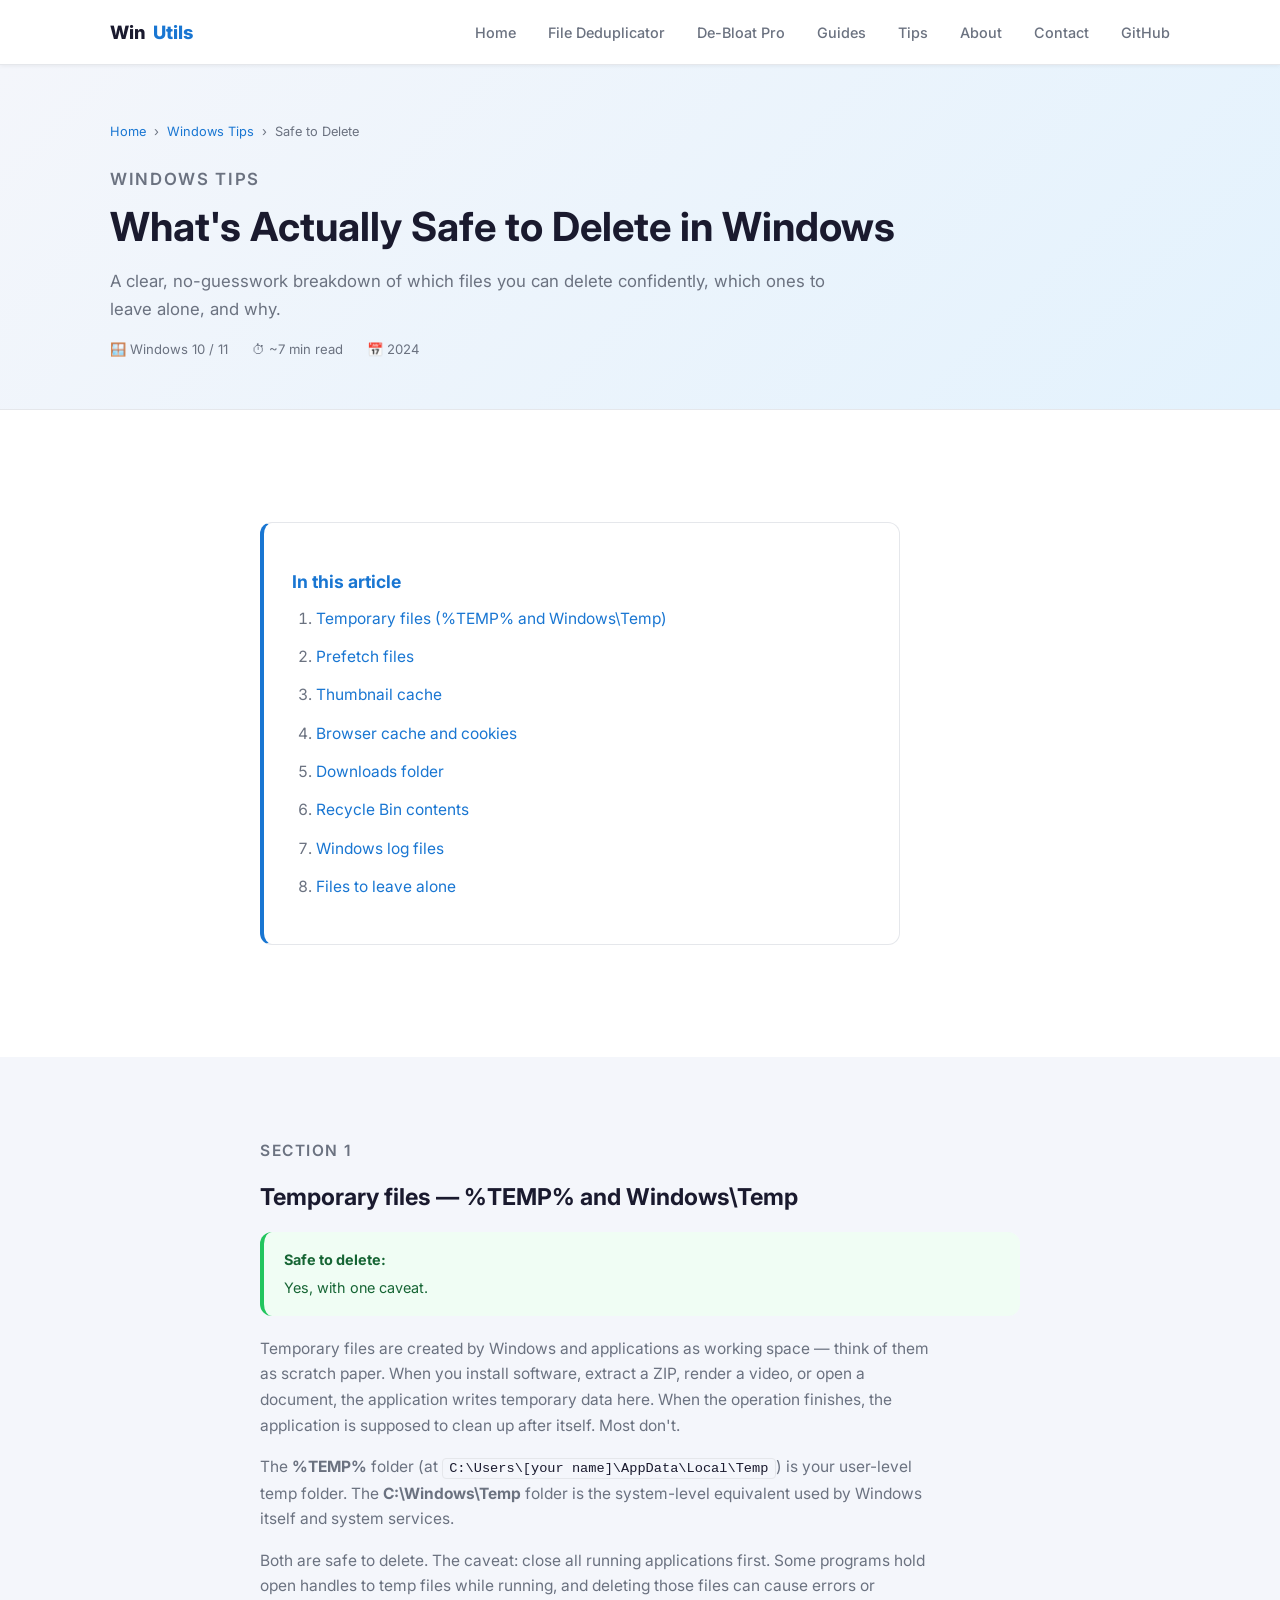
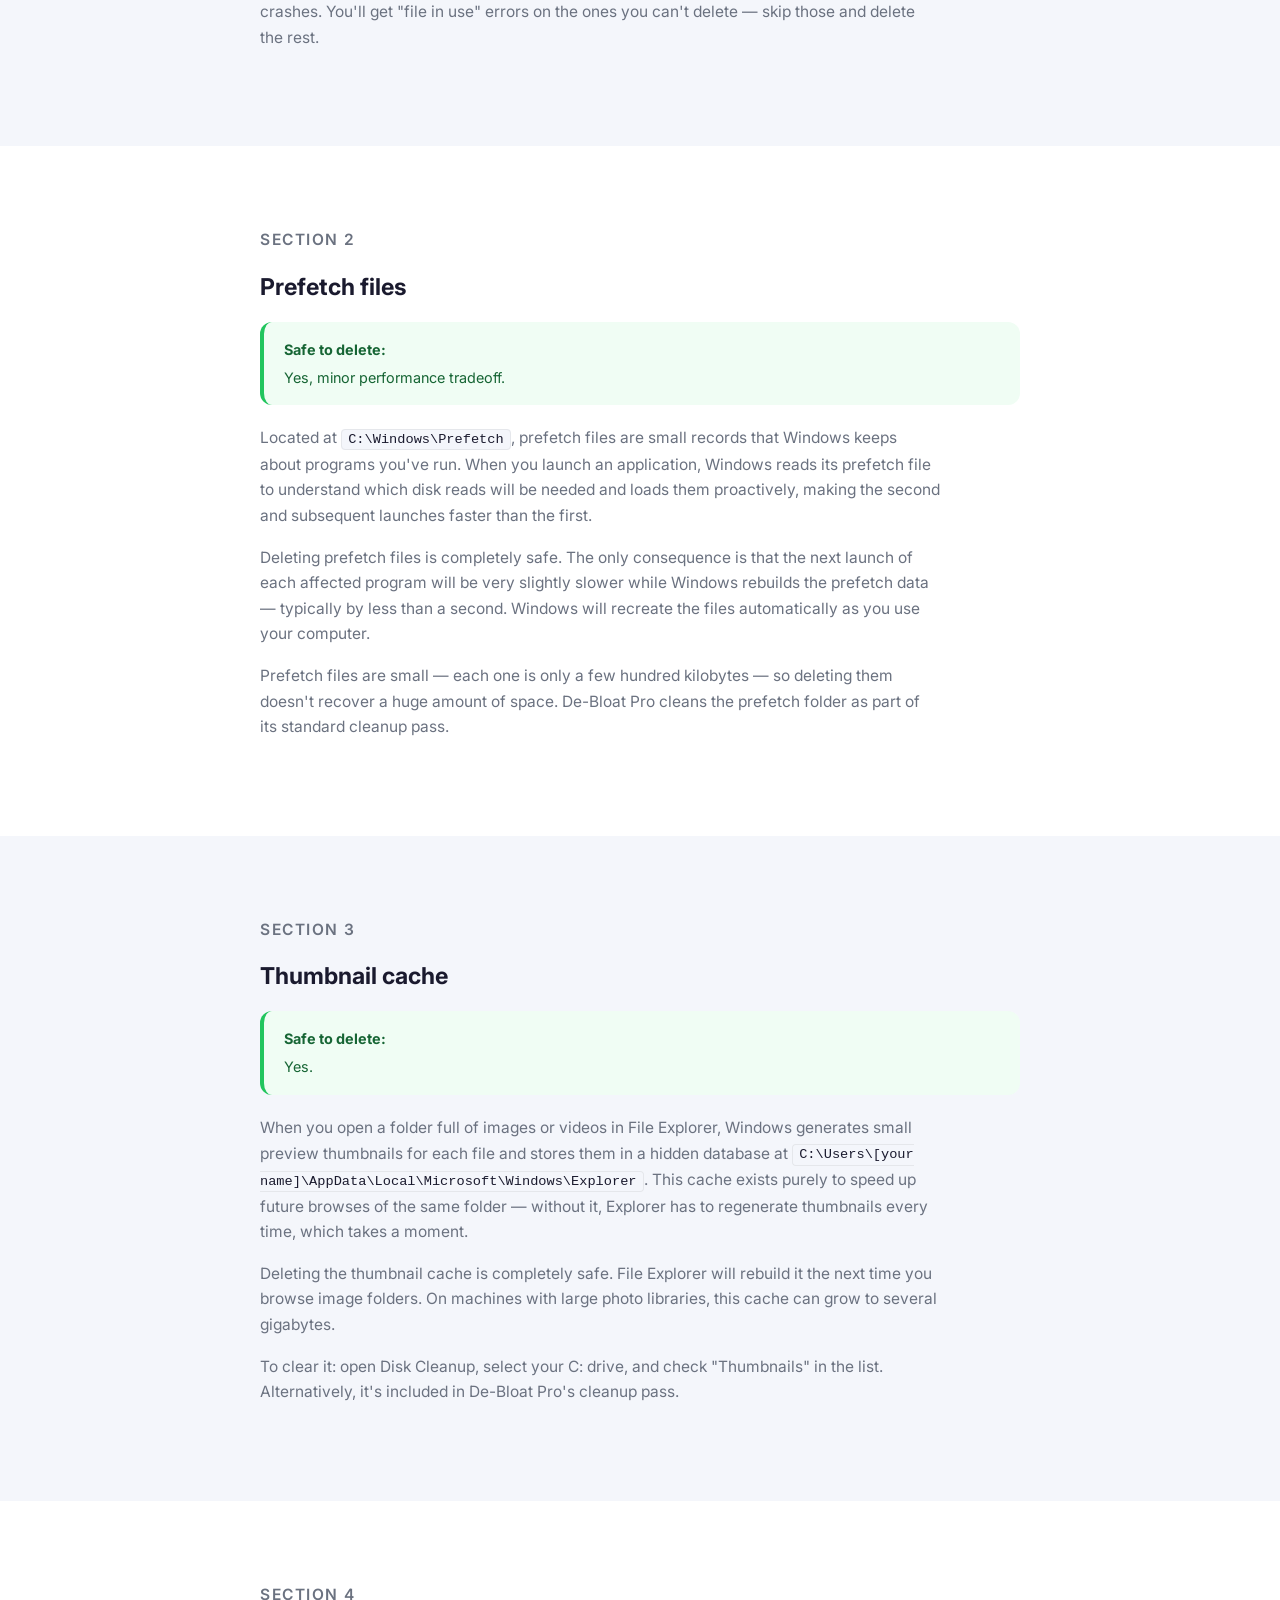
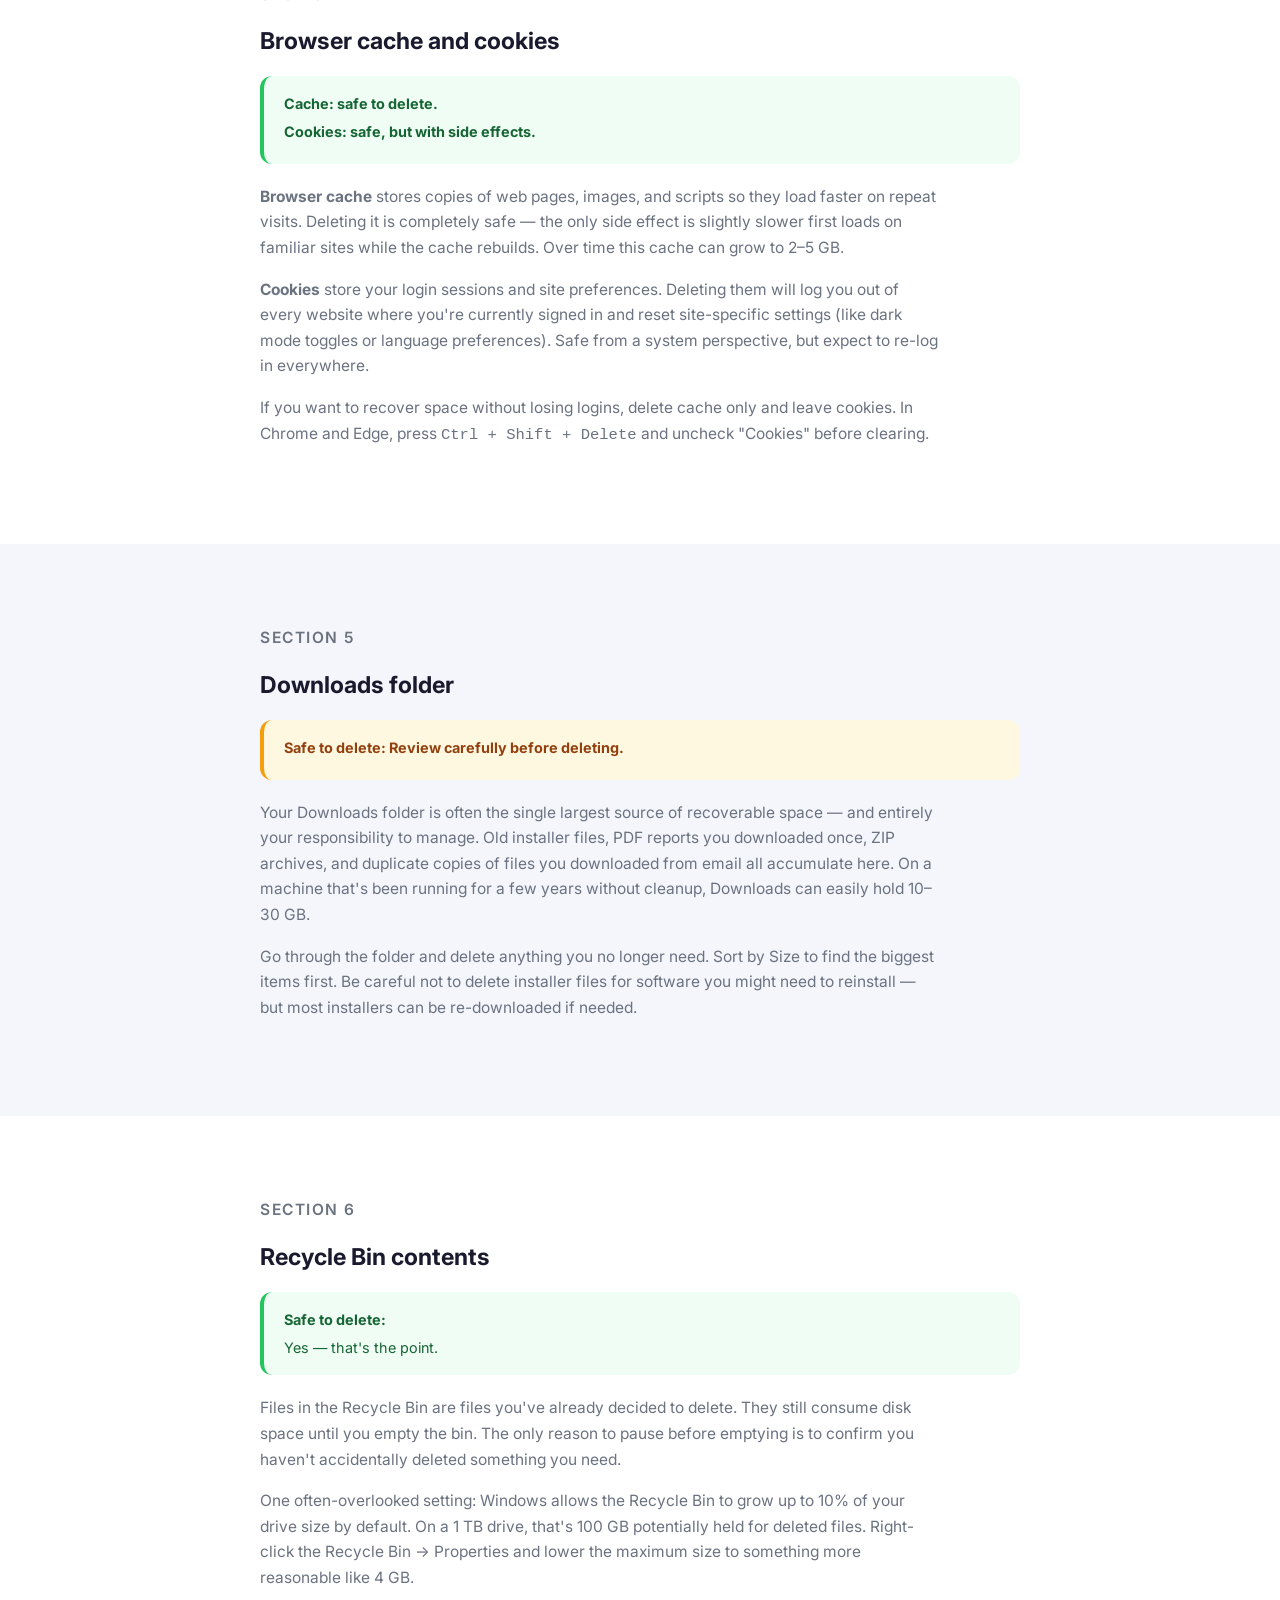
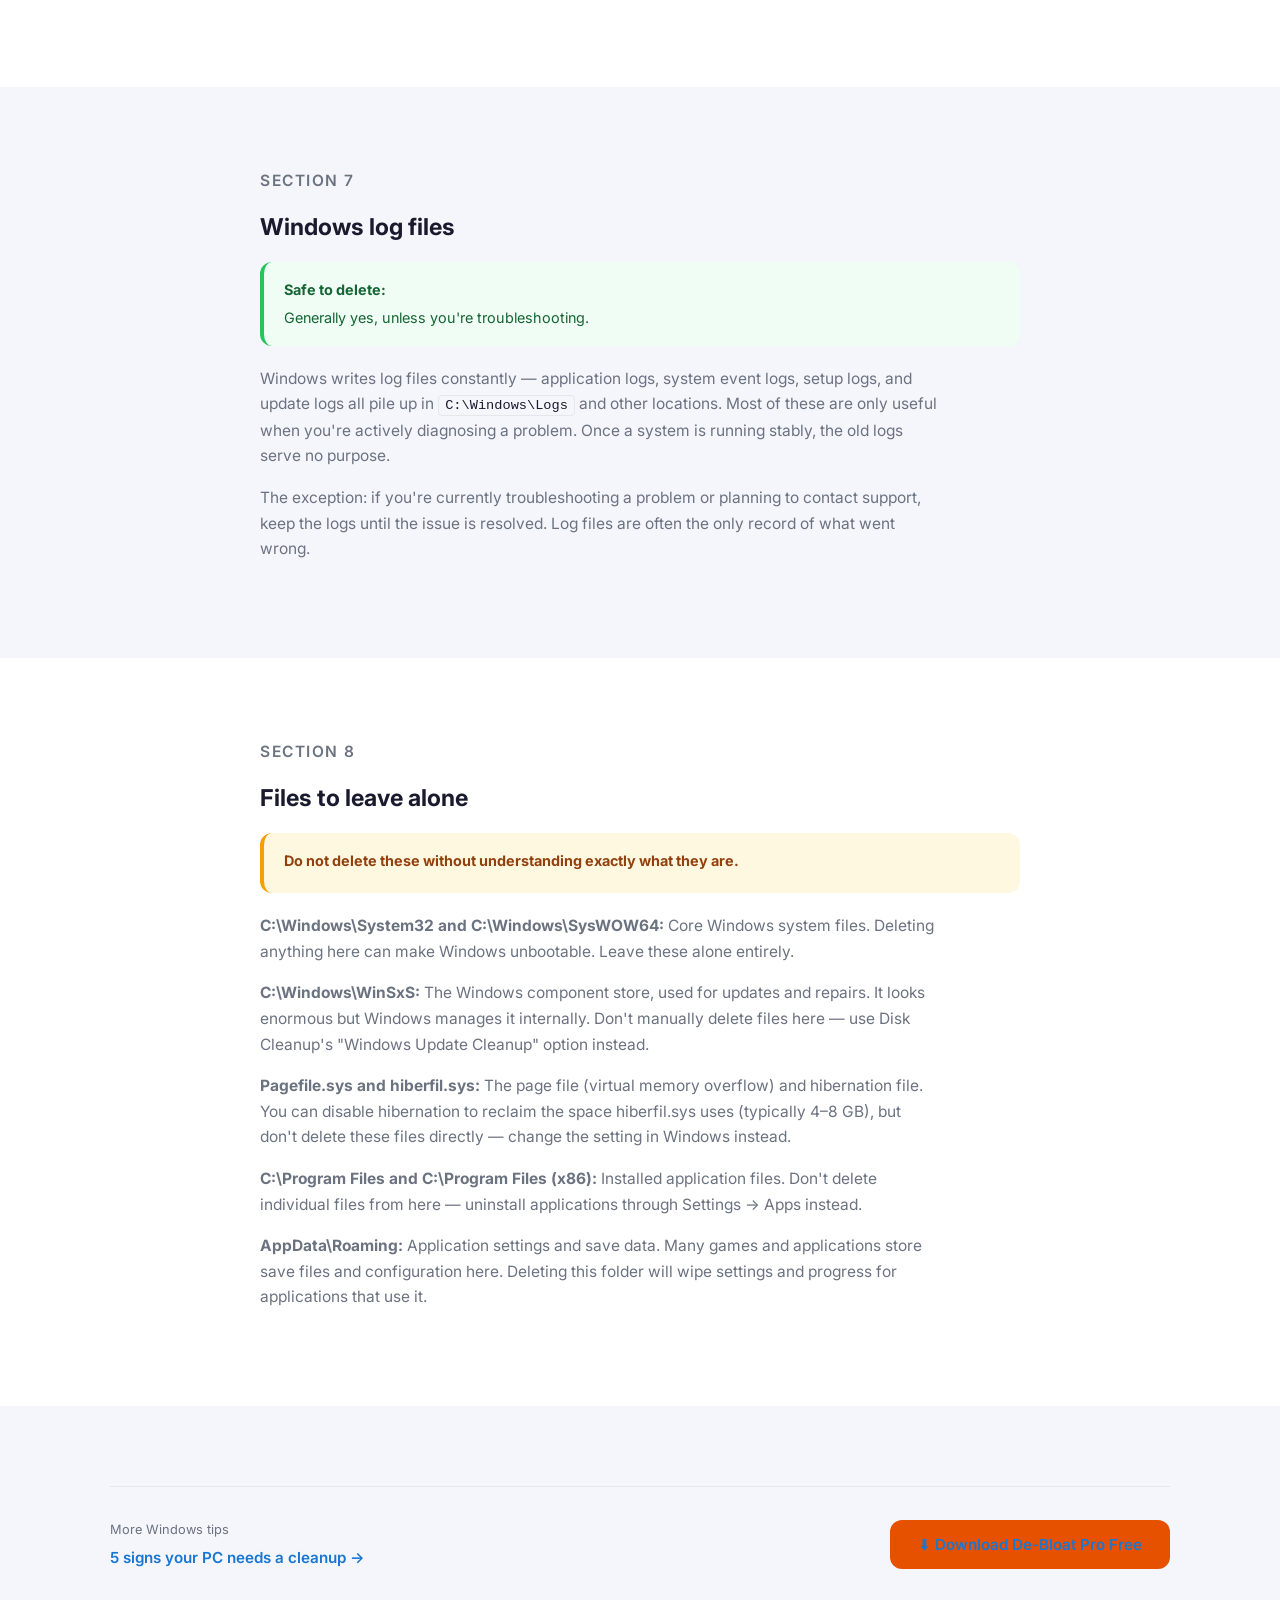
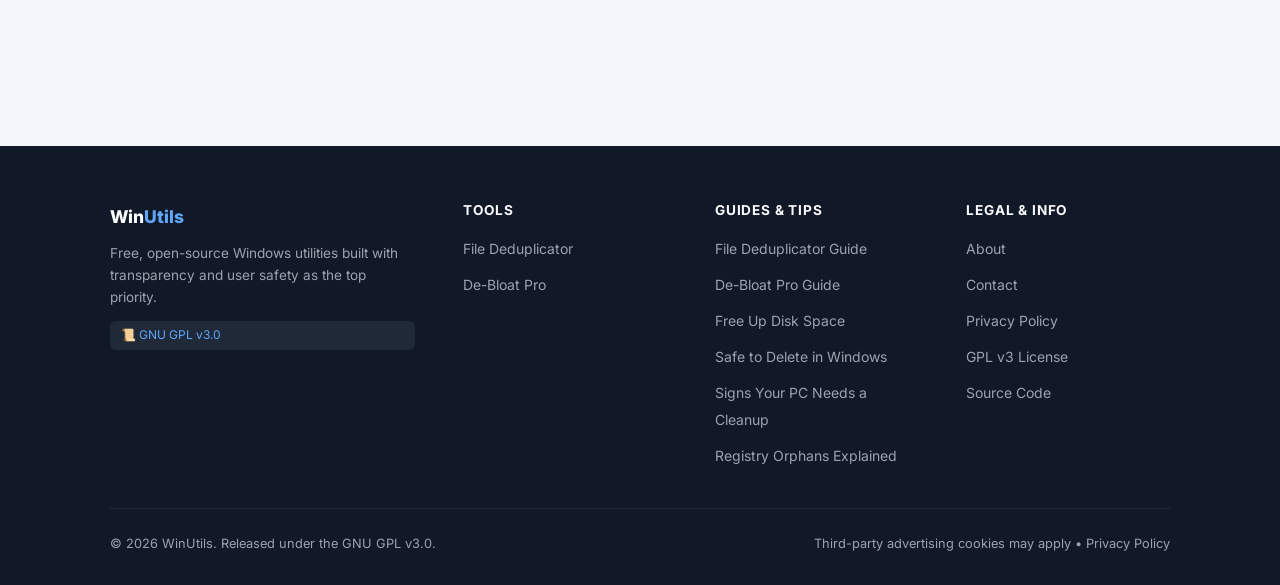
<file: tips-safe-to-delete.html>
﻿<!DOCTYPE html>
<html lang="en">
<head>
  <meta charset="UTF-8" />
  <meta name="viewport" content="width=device-width, initial-scale=1.0" />
  <title>What's Safe to Delete in Windows 10 and 11 | WinUtils Tips</title>
  <meta name="description" content="Not sure which Windows files are safe to delete? This guide covers temp files, prefetch, thumbnails, log files, installer caches, and what to leave alone." />
  <meta name="keywords" content="what files are safe to delete windows, windows temp files safe to delete, can i delete prefetch windows, windows installer cache delete, safe to delete windows files" />

  <meta property="og:title"       content="What's Safe to Delete in Windows 10 and 11" />
  <meta property="og:description" content="A clear breakdown of which Windows files are safe to delete and which ones to leave alone." />
  <meta property="og:type"        content="article" />
  <meta property="og:url"         content="https://yubnub7.github.io/tips-safe-to-delete.html" />

  <link rel="preconnect" href="https://fonts.googleapis.com" />
  <link rel="preconnect" href="https://fonts.gstatic.com" crossorigin />
  <link href="https://fonts.googleapis.com/css2?family=Inter:wght@400;500;600;700;800&display=swap" rel="stylesheet" />
  <link rel="stylesheet" href="css/style.css" />
  <script async src="https://pagead2.googlesyndication.com/pagead/js/adsbygoogle.js?client=ca-pub-3113497797062498" crossorigin="anonymous"></script>
</head>
<body>

  <nav class="nav" aria-label="Main navigation">
    <div class="container nav__inner">
      <a href="index.html" class="nav__logo">Win<span>Utils</span></a>
      <ul class="nav__links" role="list">
        <li><a href="index.html">Home</a></li>
        <li><a href="file-deduplicator.html">File Deduplicator</a></li>
        <li><a href="debloat-pro.html">De-Bloat Pro</a></li>
        <li><a href="guide-file-deduplicator.html">Guides</a></li>
        <li><a href="tips-free-up-disk-space.html" aria-current="page">Tips</a></li>
        <li><a href="about.html">About</a></li>
        <li><a href="contact.html">Contact</a></li>
        <li><a href="https://github.com/yubnub7" target="_blank" rel="noopener">GitHub</a></li>
      </ul>
      <button class="nav__hamburger" aria-label="Open menu" aria-expanded="false">
        <span></span><span></span><span></span>
      </button>
    </div>
  </nav>

  <section class="guide-hero">
    <div class="container">
      <nav class="breadcrumb" aria-label="Breadcrumb">
        <a href="index.html">Home</a>
        <sep>›</sep>
        <a href="tips-free-up-disk-space.html">Windows Tips</a>
        <sep>›</sep>
        <span>Safe to Delete</span>
      </nav>
      <p class="section-label">Windows Tips</p>
      <h1>What's Actually Safe to Delete in Windows</h1>
      <p>A clear, no-guesswork breakdown of which files you can delete confidently, which ones to leave alone, and why.</p>
      <div class="guide-meta">
        <span>🪟 Windows 10 / 11</span>
        <span>⏱ ~7 min read</span>
        <span>📅 2024</span>
      </div>
    </div>
  </section>

  <section class="section section--alt">
    <div class="container guide-content">
      <div class="toc">
        <h3>In this article</h3>
        <ol>
          <li><a href="#temp">Temporary files (%TEMP% and Windows\Temp)</a></li>
          <li><a href="#prefetch">Prefetch files</a></li>
          <li><a href="#thumbnails">Thumbnail cache</a></li>
          <li><a href="#browser">Browser cache and cookies</a></li>
          <li><a href="#downloads">Downloads folder</a></li>
          <li><a href="#recycle">Recycle Bin contents</a></li>
          <li><a href="#logs">Windows log files</a></li>
          <li><a href="#leave-alone">Files to leave alone</a></li>
        </ol>
      </div>
    </div>
  </section>

  <section class="section" id="temp">
    <div class="container guide-content">
      <p class="section-label">Section 1</p>
      <h2>Temporary files — %TEMP% and Windows\Temp</h2>
      <div class="tip-box tip-box--success"><strong>Safe to delete:</strong> Yes, with one caveat.</div>
      <p>Temporary files are created by Windows and applications as working space — think of them as scratch paper. When you install software, extract a ZIP, render a video, or open a document, the application writes temporary data here. When the operation finishes, the application is supposed to clean up after itself. Most don't.</p>
      <p>The <strong>%TEMP%</strong> folder (at <code>C:\Users\[your name]\AppData\Local\Temp</code>) is your user-level temp folder. The <strong>C:\Windows\Temp</strong> folder is the system-level equivalent used by Windows itself and system services.</p>
      <p>Both are safe to delete. The caveat: close all running applications first. Some programs hold open handles to temp files while running, and deleting those files can cause errors or crashes. You'll get "file in use" errors on the ones you can't delete — skip those and delete the rest.</p>
    </div>
  </section>

  <section class="section section--alt" id="prefetch">
    <div class="container guide-content">
      <p class="section-label">Section 2</p>
      <h2>Prefetch files</h2>
      <div class="tip-box tip-box--success"><strong>Safe to delete:</strong> Yes, minor performance tradeoff.</div>
      <p>Located at <code>C:\Windows\Prefetch</code>, prefetch files are small records that Windows keeps about programs you've run. When you launch an application, Windows reads its prefetch file to understand which disk reads will be needed and loads them proactively, making the second and subsequent launches faster than the first.</p>
      <p>Deleting prefetch files is completely safe. The only consequence is that the next launch of each affected program will be very slightly slower while Windows rebuilds the prefetch data — typically by less than a second. Windows will recreate the files automatically as you use your computer.</p>
      <p>Prefetch files are small — each one is only a few hundred kilobytes — so deleting them doesn't recover a huge amount of space. De-Bloat Pro cleans the prefetch folder as part of its standard cleanup pass.</p>
    </div>
  </section>

  <section class="section" id="thumbnails">
    <div class="container guide-content">
      <p class="section-label">Section 3</p>
      <h2>Thumbnail cache</h2>
      <div class="tip-box tip-box--success"><strong>Safe to delete:</strong> Yes.</div>
      <p>When you open a folder full of images or videos in File Explorer, Windows generates small preview thumbnails for each file and stores them in a hidden database at <code>C:\Users\[your name]\AppData\Local\Microsoft\Windows\Explorer</code>. This cache exists purely to speed up future browses of the same folder — without it, Explorer has to regenerate thumbnails every time, which takes a moment.</p>
      <p>Deleting the thumbnail cache is completely safe. File Explorer will rebuild it the next time you browse image folders. On machines with large photo libraries, this cache can grow to several gigabytes.</p>
      <p>To clear it: open Disk Cleanup, select your C: drive, and check "Thumbnails" in the list. Alternatively, it's included in De-Bloat Pro's cleanup pass.</p>
    </div>
  </section>

  <section class="section section--alt" id="browser">
    <div class="container guide-content">
      <p class="section-label">Section 4</p>
      <h2>Browser cache and cookies</h2>
      <div class="tip-box tip-box--success"><strong>Cache: safe to delete.</strong> <strong>Cookies: safe, but with side effects.</strong></div>
      <p><strong>Browser cache</strong> stores copies of web pages, images, and scripts so they load faster on repeat visits. Deleting it is completely safe — the only side effect is slightly slower first loads on familiar sites while the cache rebuilds. Over time this cache can grow to 2–5 GB.</p>
      <p><strong>Cookies</strong> store your login sessions and site preferences. Deleting them will log you out of every website where you're currently signed in and reset site-specific settings (like dark mode toggles or language preferences). Safe from a system perspective, but expect to re-log in everywhere.</p>
      <p>If you want to recover space without losing logins, delete cache only and leave cookies. In Chrome and Edge, press <kbd>Ctrl + Shift + Delete</kbd> and uncheck "Cookies" before clearing.</p>
    </div>
  </section>

  <section class="section" id="downloads">
    <div class="container guide-content">
      <p class="section-label">Section 5</p>
      <h2>Downloads folder</h2>
      <div class="tip-box tip-box--warning"><strong>Safe to delete: Review carefully before deleting.</strong></div>
      <p>Your Downloads folder is often the single largest source of recoverable space — and entirely your responsibility to manage. Old installer files, PDF reports you downloaded once, ZIP archives, and duplicate copies of files you downloaded from email all accumulate here. On a machine that's been running for a few years without cleanup, Downloads can easily hold 10–30 GB.</p>
      <p>Go through the folder and delete anything you no longer need. Sort by Size to find the biggest items first. Be careful not to delete installer files for software you might need to reinstall — but most installers can be re-downloaded if needed.</p>
    </div>
  </section>

  <section class="section section--alt" id="recycle">
    <div class="container guide-content">
      <p class="section-label">Section 6</p>
      <h2>Recycle Bin contents</h2>
      <div class="tip-box tip-box--success"><strong>Safe to delete:</strong> Yes — that's the point.</div>
      <p>Files in the Recycle Bin are files you've already decided to delete. They still consume disk space until you empty the bin. The only reason to pause before emptying is to confirm you haven't accidentally deleted something you need.</p>
      <p>One often-overlooked setting: Windows allows the Recycle Bin to grow up to 10% of your drive size by default. On a 1 TB drive, that's 100 GB potentially held for deleted files. Right-click the Recycle Bin → Properties and lower the maximum size to something more reasonable like 4 GB.</p>
    </div>
  </section>

  <section class="section" id="logs">
    <div class="container guide-content">
      <p class="section-label">Section 7</p>
      <h2>Windows log files</h2>
      <div class="tip-box tip-box--success"><strong>Safe to delete:</strong> Generally yes, unless you're troubleshooting.</div>
      <p>Windows writes log files constantly — application logs, system event logs, setup logs, and update logs all pile up in <code>C:\Windows\Logs</code> and other locations. Most of these are only useful when you're actively diagnosing a problem. Once a system is running stably, the old logs serve no purpose.</p>
      <p>The exception: if you're currently troubleshooting a problem or planning to contact support, keep the logs until the issue is resolved. Log files are often the only record of what went wrong.</p>
    </div>
  </section>

  <section class="section section--alt" id="leave-alone">
    <div class="container guide-content">
      <p class="section-label">Section 8</p>
      <h2>Files to leave alone</h2>
      <div class="tip-box tip-box--warning"><strong>Do not delete these without understanding exactly what they are.</strong></div>

      <p><strong>C:\Windows\System32 and C:\Windows\SysWOW64:</strong> Core Windows system files. Deleting anything here can make Windows unbootable. Leave these alone entirely.</p>

      <p><strong>C:\Windows\WinSxS:</strong> The Windows component store, used for updates and repairs. It looks enormous but Windows manages it internally. Don't manually delete files here — use Disk Cleanup's "Windows Update Cleanup" option instead.</p>

      <p><strong>Pagefile.sys and hiberfil.sys:</strong> The page file (virtual memory overflow) and hibernation file. You can disable hibernation to reclaim the space hiberfil.sys uses (typically 4–8 GB), but don't delete these files directly — change the setting in Windows instead.</p>

      <p><strong>C:\Program Files and C:\Program Files (x86):</strong> Installed application files. Don't delete individual files from here — uninstall applications through Settings → Apps instead.</p>

      <p><strong>AppData\Roaming:</strong> Application settings and save data. Many games and applications store save files and configuration here. Deleting this folder will wipe settings and progress for applications that use it.</p>
    </div>
  </section>

  <section class="section">
    <div class="container">
      <div class="guide-nav">
        <div>
          <p style="font-size:.8rem;color:var(--text-muted);margin-bottom:.25rem;">More Windows tips</p>
          <a href="tips-signs-pc-needs-cleanup.html">5 signs your PC needs a cleanup →</a>
        </div>
        <a href="debloat-pro.html#download" class="btn btn--orange">⬇ Download De-Bloat Pro Free</a>
      </div>
    </div>
  </section>

  <footer class="footer">
    <div class="container">
      <div class="footer__inner">
        <div class="footer__brand">
          <span class="footer__logo">Win<span>Utils</span></span>
          <p class="footer__tagline">Free, open-source Windows utilities built with transparency and user safety as the top priority.</p>
          <span class="footer__gpl">📜 GNU GPL v3.0</span>
        </div>
        <div class="footer__col">
          <h4>Tools</h4>
          <ul>
            <li><a href="file-deduplicator.html">File Deduplicator</a></li>
            <li><a href="debloat-pro.html">De-Bloat Pro</a></li>
          </ul>
        </div>
        <div class="footer__col">
          <h4>Guides &amp; Tips</h4>
          <ul>
            <li><a href="guide-file-deduplicator.html">File Deduplicator Guide</a></li>
            <li><a href="guide-debloat-pro.html">De-Bloat Pro Guide</a></li>
            <li><a href="tips-free-up-disk-space.html">Free Up Disk Space</a></li>
            <li><a href="tips-safe-to-delete.html">Safe to Delete in Windows</a></li>
            <li><a href="tips-signs-pc-needs-cleanup.html">Signs Your PC Needs a Cleanup</a></li>
            <li><a href="tips-registry-orphans.html">Registry Orphans Explained</a></li>
          </ul>
        </div>
        <div class="footer__col">
          <h4>Legal &amp; Info</h4>
          <ul>
            <li><a href="about.html">About</a></li>
            <li><a href="contact.html">Contact</a></li>
            <li><a href="privacy-policy.html">Privacy Policy</a></li>
            <li><a href="https://www.gnu.org/licenses/gpl-3.0.html" target="_blank" rel="noopener">GPL v3 License</a></li>
            <li><a href="https://github.com/yubnub7" target="_blank" rel="noopener">Source Code</a></li>
          </ul>
        </div>
      </div>
      <div class="footer__bottom">
        <span>&copy; <script>document.write(new Date().getFullYear())</script> WinUtils. Released under the GNU GPL v3.0.</span>
        <span>Third-party advertising cookies may apply &bull; <a href="privacy-policy.html" style="color:#9CA3AF">Privacy Policy</a></span>
      </div>
    </div>
  </footer>

  <script src="js/main.js"></script>
  <script data-goatcounter="https://yubnub7.goatcounter.com/count" async src="//gc.zgo.at/count.js"></script>
</body>
</html>
</file>
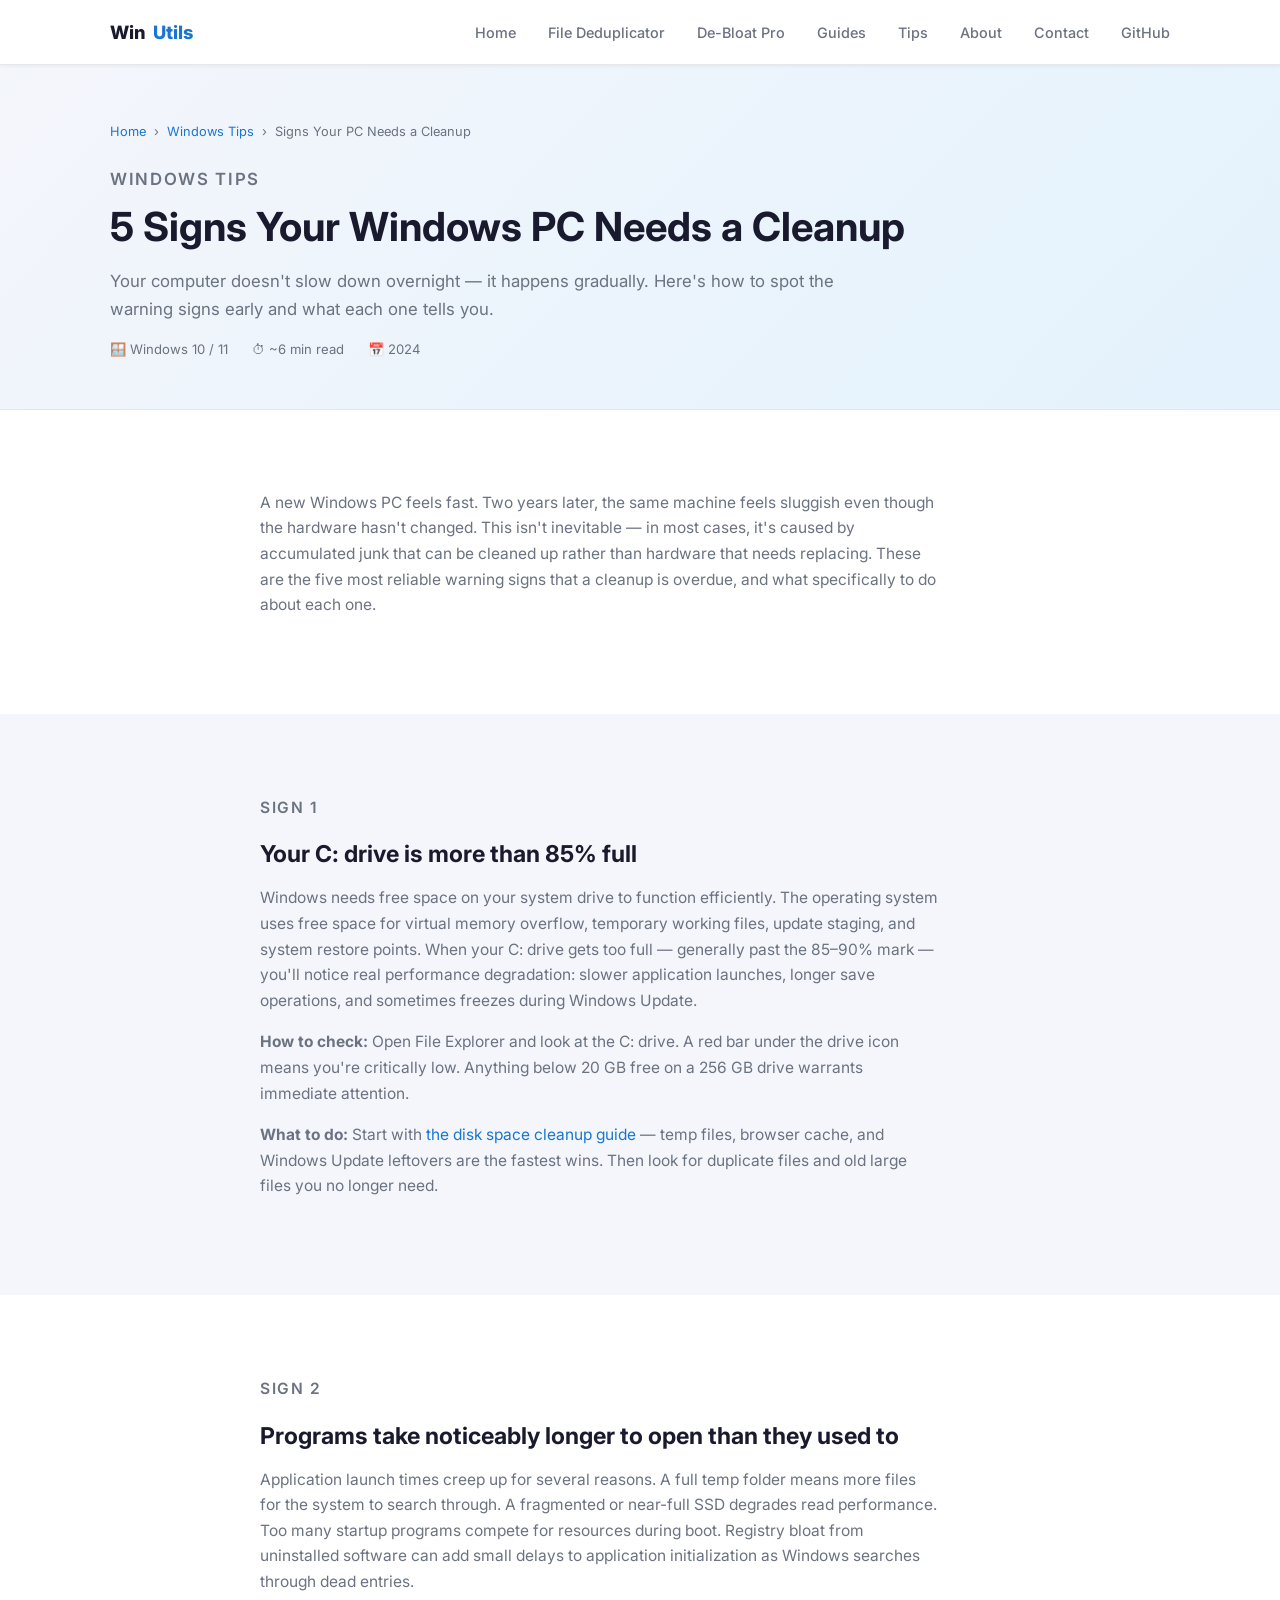
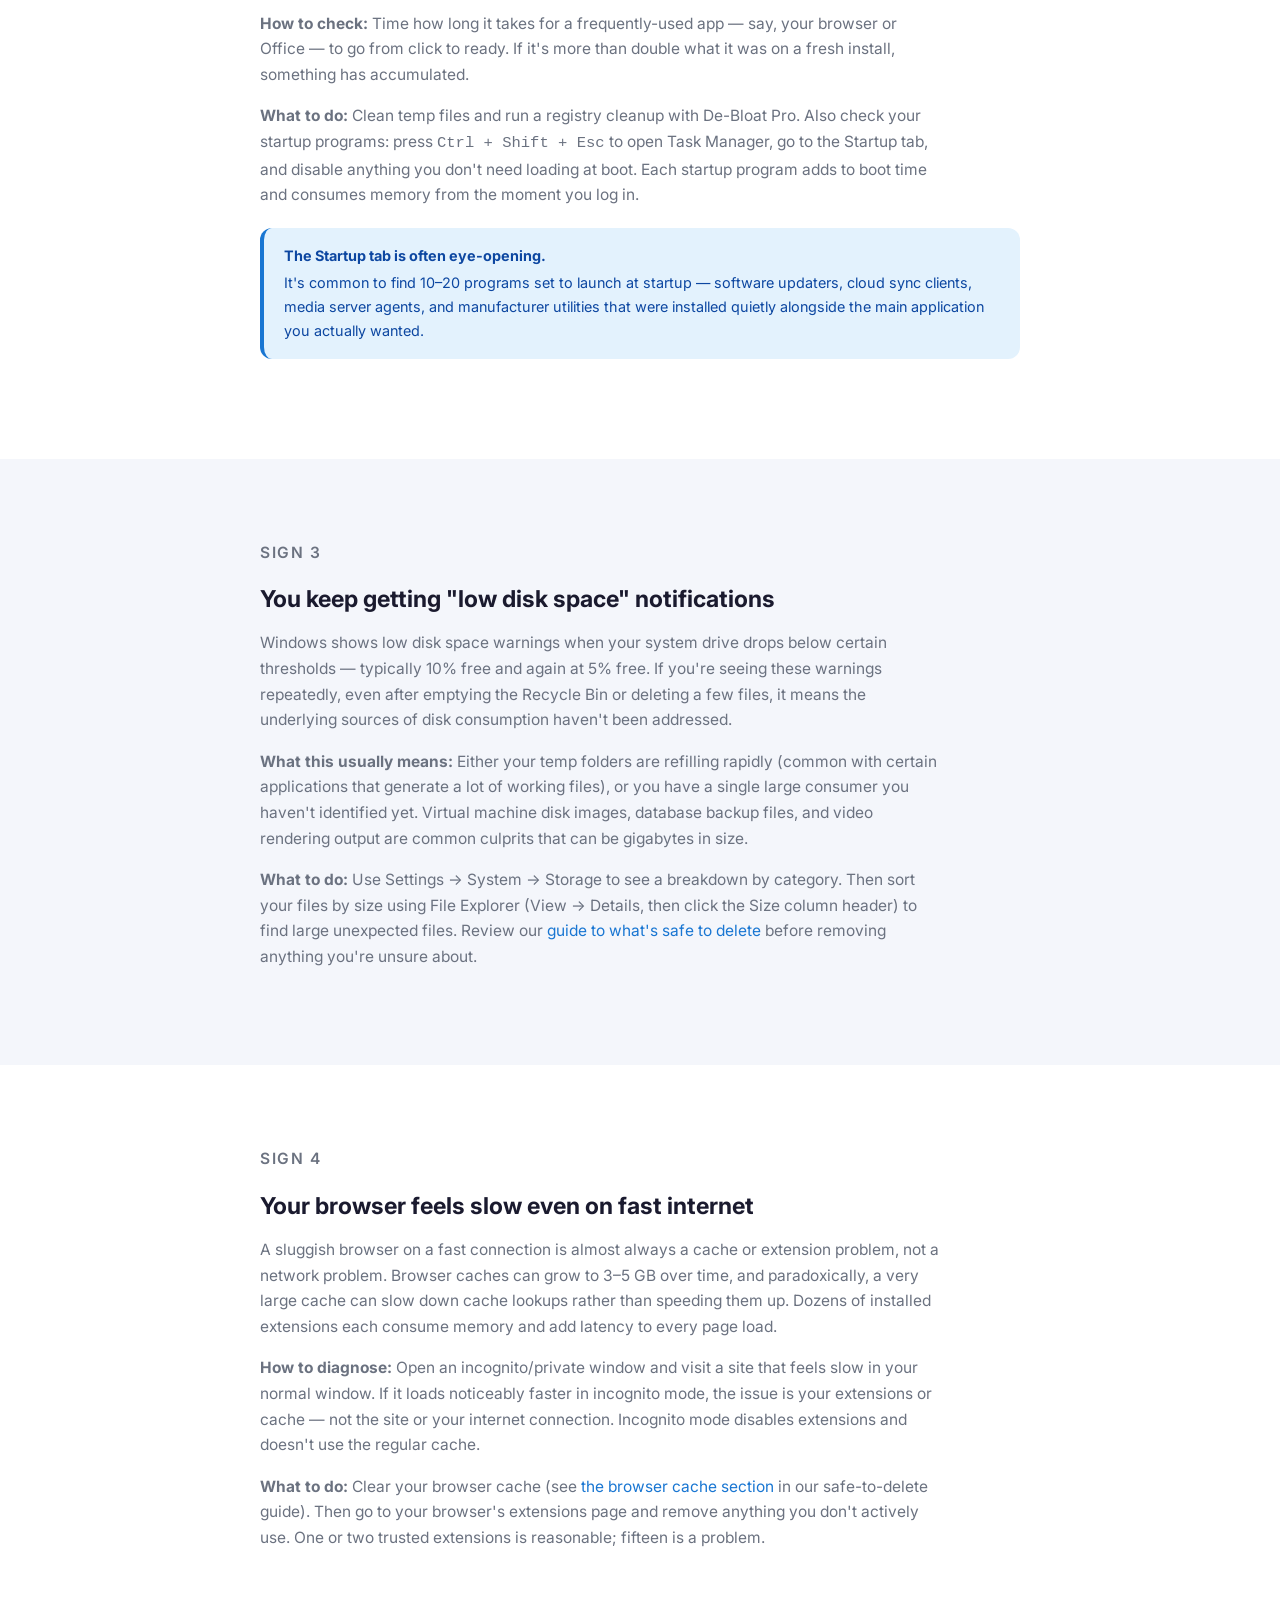
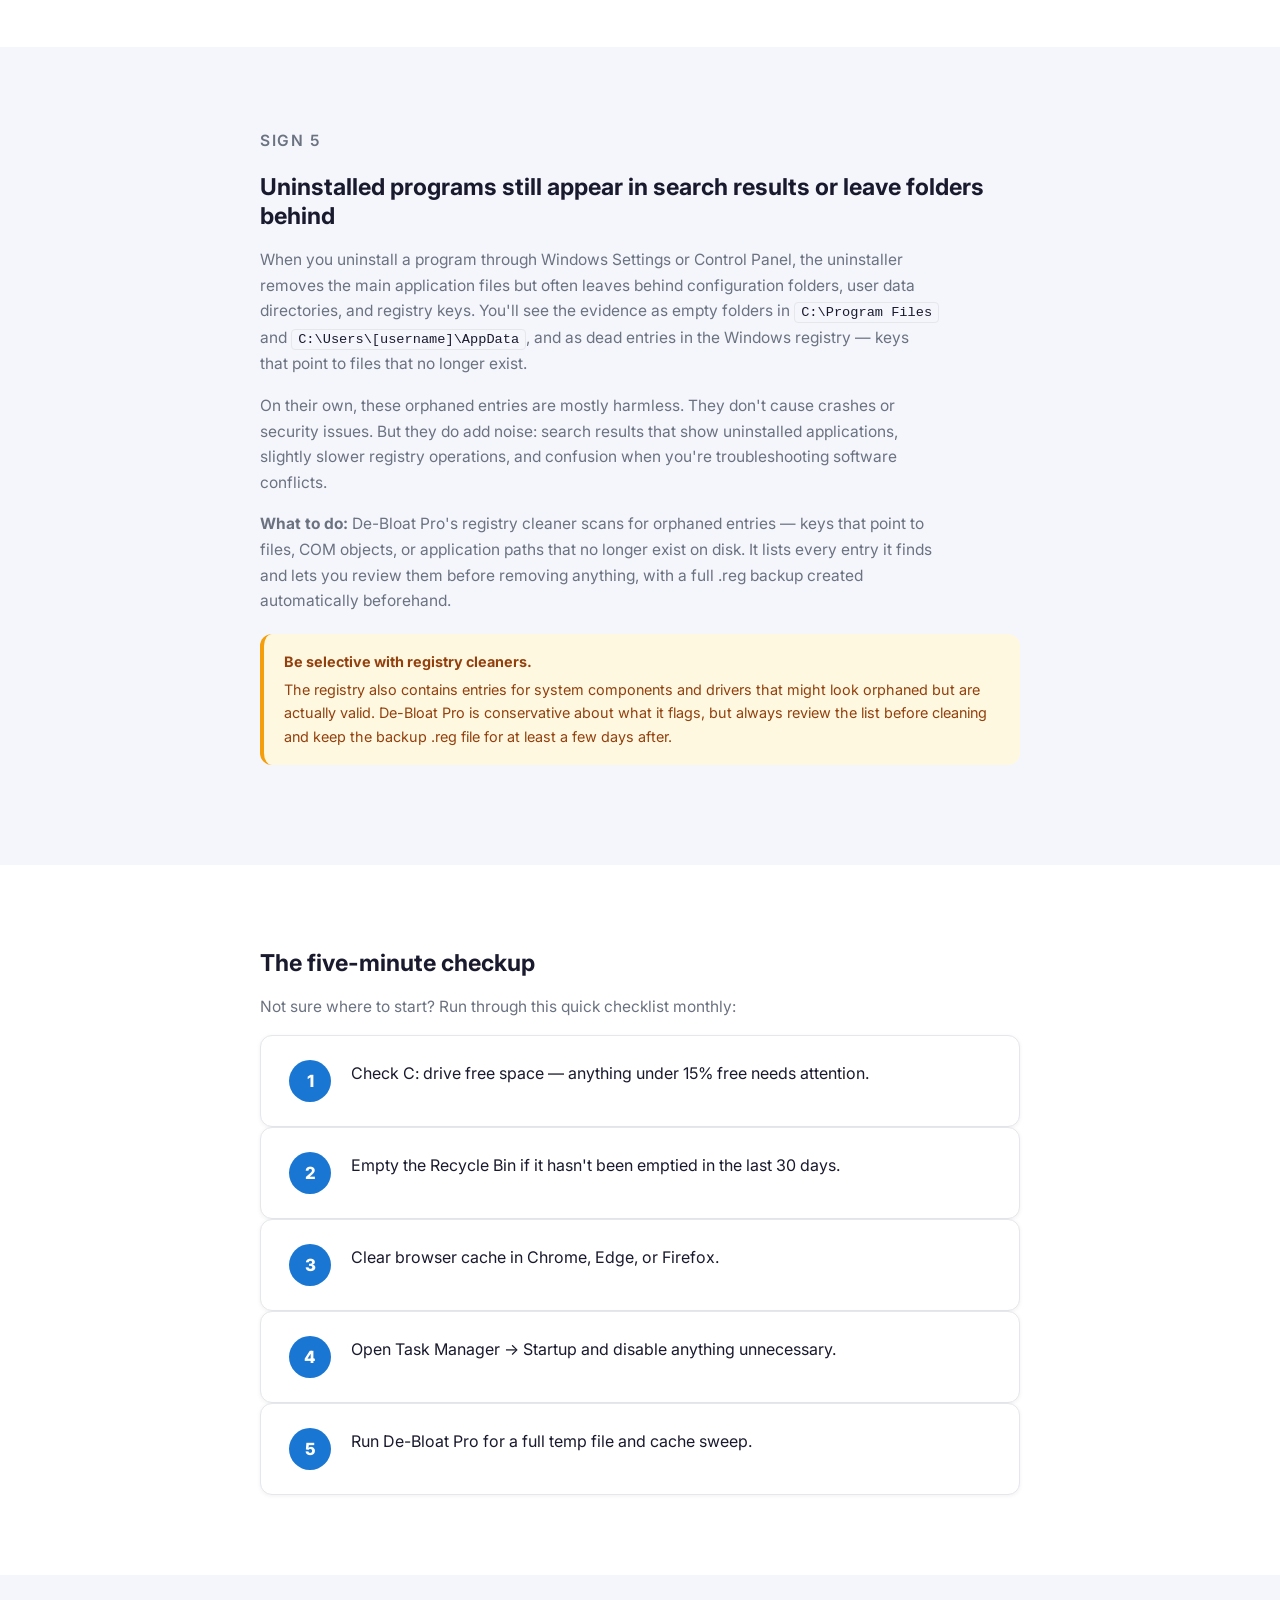
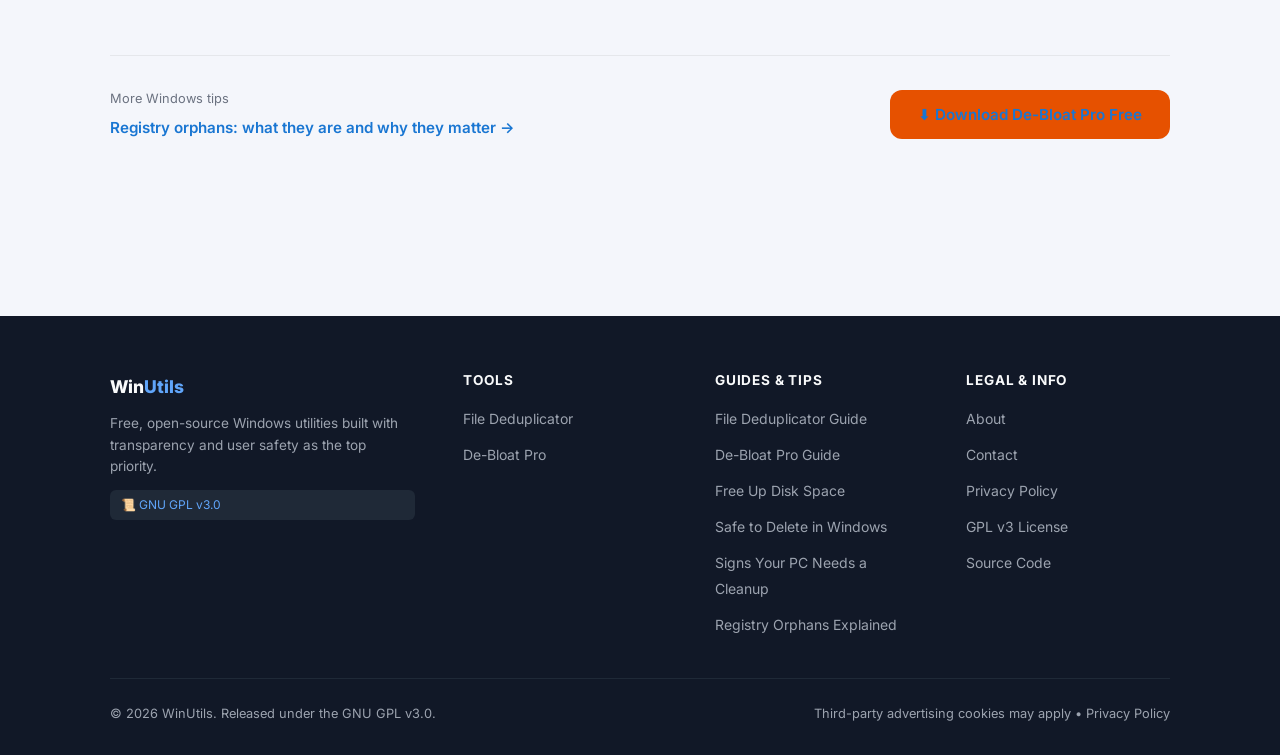
<file: tips-signs-pc-needs-cleanup.html>
﻿<!DOCTYPE html>
<html lang="en">
<head>
  <meta charset="UTF-8" />
  <meta name="viewport" content="width=device-width, initial-scale=1.0" />
  <title>5 Signs Your Windows PC Needs a Cleanup | WinUtils Tips</title>
  <meta name="description" content="Is your Windows PC slower than it used to be? These five warning signs tell you it's time for a cleanup — and what to do about each one." />
  <meta name="keywords" content="windows pc slow, signs pc needs cleanup, windows running slow, pc cleanup windows 10, pc cleanup windows 11, why is my pc slow" />

  <meta property="og:title"       content="5 Signs Your Windows PC Needs a Cleanup" />
  <meta property="og:description" content="Is your PC slower than it used to be? These five warning signs tell you it's time for a cleanup." />
  <meta property="og:type"        content="article" />
  <meta property="og:url"         content="https://yubnub7.github.io/tips-signs-pc-needs-cleanup.html" />

  <link rel="preconnect" href="https://fonts.googleapis.com" />
  <link rel="preconnect" href="https://fonts.gstatic.com" crossorigin />
  <link href="https://fonts.googleapis.com/css2?family=Inter:wght@400;500;600;700;800&display=swap" rel="stylesheet" />
  <link rel="stylesheet" href="css/style.css" />
  <script async src="https://pagead2.googlesyndication.com/pagead/js/adsbygoogle.js?client=ca-pub-3113497797062498" crossorigin="anonymous"></script>
</head>
<body>

  <nav class="nav" aria-label="Main navigation">
    <div class="container nav__inner">
      <a href="index.html" class="nav__logo">Win<span>Utils</span></a>
      <ul class="nav__links" role="list">
        <li><a href="index.html">Home</a></li>
        <li><a href="file-deduplicator.html">File Deduplicator</a></li>
        <li><a href="debloat-pro.html">De-Bloat Pro</a></li>
        <li><a href="guide-file-deduplicator.html">Guides</a></li>
        <li><a href="tips-free-up-disk-space.html" aria-current="page">Tips</a></li>
        <li><a href="about.html">About</a></li>
        <li><a href="contact.html">Contact</a></li>
        <li><a href="https://github.com/yubnub7" target="_blank" rel="noopener">GitHub</a></li>
      </ul>
      <button class="nav__hamburger" aria-label="Open menu" aria-expanded="false">
        <span></span><span></span><span></span>
      </button>
    </div>
  </nav>

  <section class="guide-hero">
    <div class="container">
      <nav class="breadcrumb" aria-label="Breadcrumb">
        <a href="index.html">Home</a>
        <sep>›</sep>
        <a href="tips-free-up-disk-space.html">Windows Tips</a>
        <sep>›</sep>
        <span>Signs Your PC Needs a Cleanup</span>
      </nav>
      <p class="section-label">Windows Tips</p>
      <h1>5 Signs Your Windows PC Needs a Cleanup</h1>
      <p>Your computer doesn't slow down overnight — it happens gradually. Here's how to spot the warning signs early and what each one tells you.</p>
      <div class="guide-meta">
        <span>🪟 Windows 10 / 11</span>
        <span>⏱ ~6 min read</span>
        <span>📅 2024</span>
      </div>
    </div>
  </section>

  <section class="section section--alt">
    <div class="container guide-content">
      <p>A new Windows PC feels fast. Two years later, the same machine feels sluggish even though the hardware hasn't changed. This isn't inevitable — in most cases, it's caused by accumulated junk that can be cleaned up rather than hardware that needs replacing. These are the five most reliable warning signs that a cleanup is overdue, and what specifically to do about each one.</p>
    </div>
  </section>

  <section class="section" id="sign1">
    <div class="container guide-content">
      <p class="section-label">Sign 1</p>
      <h2>Your C: drive is more than 85% full</h2>
      <p>Windows needs free space on your system drive to function efficiently. The operating system uses free space for virtual memory overflow, temporary working files, update staging, and system restore points. When your C: drive gets too full — generally past the 85–90% mark — you'll notice real performance degradation: slower application launches, longer save operations, and sometimes freezes during Windows Update.</p>
      <p><strong>How to check:</strong> Open File Explorer and look at the C: drive. A red bar under the drive icon means you're critically low. Anything below 20 GB free on a 256 GB drive warrants immediate attention.</p>
      <p><strong>What to do:</strong> Start with <a href="tips-free-up-disk-space.html">the disk space cleanup guide</a> — temp files, browser cache, and Windows Update leftovers are the fastest wins. Then look for duplicate files and old large files you no longer need.</p>
    </div>
  </section>

  <section class="section section--alt" id="sign2">
    <div class="container guide-content">
      <p class="section-label">Sign 2</p>
      <h2>Programs take noticeably longer to open than they used to</h2>
      <p>Application launch times creep up for several reasons. A full temp folder means more files for the system to search through. A fragmented or near-full SSD degrades read performance. Too many startup programs compete for resources during boot. Registry bloat from uninstalled software can add small delays to application initialization as Windows searches through dead entries.</p>
      <p><strong>How to check:</strong> Time how long it takes for a frequently-used app — say, your browser or Office — to go from click to ready. If it's more than double what it was on a fresh install, something has accumulated.</p>
      <p><strong>What to do:</strong> Clean temp files and run a registry cleanup with De-Bloat Pro. Also check your startup programs: press <kbd>Ctrl + Shift + Esc</kbd> to open Task Manager, go to the Startup tab, and disable anything you don't need loading at boot. Each startup program adds to boot time and consumes memory from the moment you log in.</p>

      <div class="tip-box tip-box--info">
        <strong>The Startup tab is often eye-opening.</strong> It's common to find 10–20 programs set to launch at startup — software updaters, cloud sync clients, media server agents, and manufacturer utilities that were installed quietly alongside the main application you actually wanted.
      </div>
    </div>
  </section>

  <section class="section" id="sign3">
    <div class="container guide-content">
      <p class="section-label">Sign 3</p>
      <h2>You keep getting "low disk space" notifications</h2>
      <p>Windows shows low disk space warnings when your system drive drops below certain thresholds — typically 10% free and again at 5% free. If you're seeing these warnings repeatedly, even after emptying the Recycle Bin or deleting a few files, it means the underlying sources of disk consumption haven't been addressed.</p>
      <p><strong>What this usually means:</strong> Either your temp folders are refilling rapidly (common with certain applications that generate a lot of working files), or you have a single large consumer you haven't identified yet. Virtual machine disk images, database backup files, and video rendering output are common culprits that can be gigabytes in size.</p>
      <p><strong>What to do:</strong> Use Settings → System → Storage to see a breakdown by category. Then sort your files by size using File Explorer (View → Details, then click the Size column header) to find large unexpected files. Review our <a href="tips-safe-to-delete.html">guide to what's safe to delete</a> before removing anything you're unsure about.</p>
    </div>
  </section>

  <section class="section section--alt" id="sign4">
    <div class="container guide-content">
      <p class="section-label">Sign 4</p>
      <h2>Your browser feels slow even on fast internet</h2>
      <p>A sluggish browser on a fast connection is almost always a cache or extension problem, not a network problem. Browser caches can grow to 3–5 GB over time, and paradoxically, a very large cache can slow down cache lookups rather than speeding them up. Dozens of installed extensions each consume memory and add latency to every page load.</p>
      <p><strong>How to diagnose:</strong> Open an incognito/private window and visit a site that feels slow in your normal window. If it loads noticeably faster in incognito mode, the issue is your extensions or cache — not the site or your internet connection. Incognito mode disables extensions and doesn't use the regular cache.</p>
      <p><strong>What to do:</strong> Clear your browser cache (see <a href="tips-safe-to-delete.html#browser">the browser cache section</a> in our safe-to-delete guide). Then go to your browser's extensions page and remove anything you don't actively use. One or two trusted extensions is reasonable; fifteen is a problem.</p>
    </div>
  </section>

  <section class="section" id="sign5">
    <div class="container guide-content">
      <p class="section-label">Sign 5</p>
      <h2>Uninstalled programs still appear in search results or leave folders behind</h2>
      <p>When you uninstall a program through Windows Settings or Control Panel, the uninstaller removes the main application files but often leaves behind configuration folders, user data directories, and registry keys. You'll see the evidence as empty folders in <code>C:\Program Files</code> and <code>C:\Users\[username]\AppData</code>, and as dead entries in the Windows registry — keys that point to files that no longer exist.</p>
      <p>On their own, these orphaned entries are mostly harmless. They don't cause crashes or security issues. But they do add noise: search results that show uninstalled applications, slightly slower registry operations, and confusion when you're troubleshooting software conflicts.</p>
      <p><strong>What to do:</strong> De-Bloat Pro's registry cleaner scans for orphaned entries — keys that point to files, COM objects, or application paths that no longer exist on disk. It lists every entry it finds and lets you review them before removing anything, with a full .reg backup created automatically beforehand.</p>

      <div class="tip-box tip-box--warning">
        <strong>Be selective with registry cleaners.</strong> The registry also contains entries for system components and drivers that might look orphaned but are actually valid. De-Bloat Pro is conservative about what it flags, but always review the list before cleaning and keep the backup .reg file for at least a few days after.
      </div>
    </div>
  </section>

  <section class="section section--alt">
    <div class="container guide-content">
      <h2>The five-minute checkup</h2>
      <p>Not sure where to start? Run through this quick checklist monthly:</p>
      <div class="step-card"><div class="step-card__num">1</div><div class="step-card__body">Check C: drive free space — anything under 15% free needs attention.</div></div>
      <div class="step-card"><div class="step-card__num">2</div><div class="step-card__body">Empty the Recycle Bin if it hasn't been emptied in the last 30 days.</div></div>
      <div class="step-card"><div class="step-card__num">3</div><div class="step-card__body">Clear browser cache in Chrome, Edge, or Firefox.</div></div>
      <div class="step-card"><div class="step-card__num">4</div><div class="step-card__body">Open Task Manager → Startup and disable anything unnecessary.</div></div>
      <div class="step-card"><div class="step-card__num">5</div><div class="step-card__body">Run De-Bloat Pro for a full temp file and cache sweep.</div></div>
    </div>
  </section>

  <section class="section">
    <div class="container">
      <div class="guide-nav">
        <div>
          <p style="font-size:.8rem;color:var(--text-muted);margin-bottom:.25rem;">More Windows tips</p>
          <a href="tips-registry-orphans.html">Registry orphans: what they are and why they matter →</a>
        </div>
        <a href="debloat-pro.html#download" class="btn btn--orange">⬇ Download De-Bloat Pro Free</a>
      </div>
    </div>
  </section>

  <footer class="footer">
    <div class="container">
      <div class="footer__inner">
        <div class="footer__brand">
          <span class="footer__logo">Win<span>Utils</span></span>
          <p class="footer__tagline">Free, open-source Windows utilities built with transparency and user safety as the top priority.</p>
          <span class="footer__gpl">📜 GNU GPL v3.0</span>
        </div>
        <div class="footer__col">
          <h4>Tools</h4>
          <ul>
            <li><a href="file-deduplicator.html">File Deduplicator</a></li>
            <li><a href="debloat-pro.html">De-Bloat Pro</a></li>
          </ul>
        </div>
        <div class="footer__col">
          <h4>Guides &amp; Tips</h4>
          <ul>
            <li><a href="guide-file-deduplicator.html">File Deduplicator Guide</a></li>
            <li><a href="guide-debloat-pro.html">De-Bloat Pro Guide</a></li>
            <li><a href="tips-free-up-disk-space.html">Free Up Disk Space</a></li>
            <li><a href="tips-safe-to-delete.html">Safe to Delete in Windows</a></li>
            <li><a href="tips-signs-pc-needs-cleanup.html">Signs Your PC Needs a Cleanup</a></li>
            <li><a href="tips-registry-orphans.html">Registry Orphans Explained</a></li>
          </ul>
        </div>
        <div class="footer__col">
          <h4>Legal &amp; Info</h4>
          <ul>
            <li><a href="about.html">About</a></li>
            <li><a href="contact.html">Contact</a></li>
            <li><a href="privacy-policy.html">Privacy Policy</a></li>
            <li><a href="https://www.gnu.org/licenses/gpl-3.0.html" target="_blank" rel="noopener">GPL v3 License</a></li>
            <li><a href="https://github.com/yubnub7" target="_blank" rel="noopener">Source Code</a></li>
          </ul>
        </div>
      </div>
      <div class="footer__bottom">
        <span>&copy; <script>document.write(new Date().getFullYear())</script> WinUtils. Released under the GNU GPL v3.0.</span>
        <span>Third-party advertising cookies may apply &bull; <a href="privacy-policy.html" style="color:#9CA3AF">Privacy Policy</a></span>
      </div>
    </div>
  </footer>

  <script src="js/main.js"></script>
  <script data-goatcounter="https://yubnub7.goatcounter.com/count" async src="//gc.zgo.at/count.js"></script>
</body>
</html>
</file>
<file: css/style.css>
/* ============================================================
   style.css — Main stylesheet for WinUtils site
   ============================================================ */

/* --- Custom properties --- */
:root {
  --blue:          #1565C0;
  --blue-mid:      #1976D2;
  --blue-light:    #E3F2FD;
  --orange:        #E65100;
  --orange-mid:    #F57C00;
  --orange-light:  #FFF3E0;
  --bg:            #F4F6FB;
  --surface:       #FFFFFF;
  --text:          #1A1A2E;
  --text-muted:    #6B7280;
  --border:        #E5E7EB;
  --radius:        12px;
  --radius-lg:     20px;
  --shadow-sm:     0 1px 4px rgba(0,0,0,.06);
  --shadow:        0 4px 20px rgba(0,0,0,.09);
  --shadow-lg:     0 8px 40px rgba(0,0,0,.13);
  --transition:    .2s ease;
  --max-w:         1100px;
  --font:          'Inter', system-ui, -apple-system, sans-serif;
}

/* --- Reset & base --- */
*, *::before, *::after { box-sizing: border-box; margin: 0; padding: 0; }

html { scroll-behavior: smooth; }

body {
  font-family: var(--font);
  background: var(--bg);
  color: var(--text);
  line-height: 1.65;
  font-size: 16px;
  -webkit-font-smoothing: antialiased;
}

img { max-width: 100%; display: block; }
a   { color: var(--blue-mid); text-decoration: none; }
a:hover { text-decoration: underline; }

/* --- Typography --- */
h1, h2, h3, h4 { line-height: 1.25; font-weight: 700; }
h1 { font-size: clamp(2rem, 5vw, 3rem); }
h2 { font-size: clamp(1.5rem, 3.5vw, 2.1rem); }
h3 { font-size: 1.25rem; }
p  { max-width: 68ch; }

.section-label {
  display: inline-block;
  font-size: .75rem;
  font-weight: 600;
  letter-spacing: .1em;
  text-transform: uppercase;
  color: var(--blue-mid);
  margin-bottom: .5rem;
}

/* --- Layout helpers --- */
.container { width: 100%; max-width: var(--max-w); margin: 0 auto; padding: 0 1.25rem; }
.section   { padding: 5rem 0; }
.section--alt { background: var(--surface); }

/* --- Navigation --- */
.nav {
  position: sticky;
  top: 0;
  z-index: 100;
  background: rgba(255,255,255,.95);
  backdrop-filter: blur(10px);
  border-bottom: 1px solid var(--border);
  box-shadow: var(--shadow-sm);
}

.nav__inner {
  display: flex;
  align-items: center;
  justify-content: space-between;
  height: 64px;
  gap: 1rem;
}

.nav__logo {
  font-size: 1.15rem;
  font-weight: 800;
  color: var(--text);
  display: flex;
  align-items: center;
  gap: .45rem;
}
.nav__logo span { color: var(--blue-mid); }
.nav__logo:hover { text-decoration: none; }

.nav__links {
  display: flex;
  align-items: center;
  gap: 2rem;
  list-style: none;
}

.nav__links a {
  font-size: .9rem;
  font-weight: 500;
  color: var(--text-muted);
  transition: color var(--transition);
}
.nav__links a:hover,
.nav__links a.active { color: var(--blue-mid); text-decoration: none; }

.nav__cta {
  background: var(--blue-mid);
  color: #fff !important;
  padding: .45rem 1.1rem;
  border-radius: 8px;
  transition: background var(--transition) !important;
}
.nav__cta:hover { background: var(--blue) !important; }

.nav__hamburger {
  display: none;
  flex-direction: column;
  gap: 5px;
  cursor: pointer;
  padding: 6px;
  background: none;
  border: none;
}
.nav__hamburger span {
  display: block;
  width: 22px;
  height: 2px;
  background: var(--text);
  border-radius: 2px;
  transition: var(--transition);
}

/* --- Hero --- */
.hero {
  padding: 6rem 0 5rem;
  text-align: center;
}

.hero__eyebrow {
  font-size: .85rem;
  font-weight: 600;
  letter-spacing: .1em;
  text-transform: uppercase;
  color: var(--blue-mid);
  margin-bottom: 1rem;
}

.hero__title { margin-bottom: 1.25rem; }

.hero__title em {
  font-style: normal;
  background: linear-gradient(135deg, var(--blue-mid), var(--orange-mid));
  -webkit-background-clip: text;
  -webkit-text-fill-color: transparent;
  background-clip: text;
}

.hero__sub {
  font-size: 1.15rem;
  color: var(--text-muted);
  margin: 0 auto 2.5rem;
}

.hero__actions {
  display: flex;
  justify-content: center;
  flex-wrap: wrap;
  gap: 1rem;
}

/* --- Buttons --- */
.btn {
  display: inline-flex;
  align-items: center;
  gap: .5rem;
  padding: .75rem 1.75rem;
  border-radius: var(--radius);
  font-weight: 600;
  font-size: .95rem;
  cursor: pointer;
  border: none;
  transition: transform var(--transition), box-shadow var(--transition), background var(--transition);
}
.btn:hover { text-decoration: none; transform: translateY(-2px); box-shadow: var(--shadow); }
.btn:active { transform: translateY(0); }

.btn--primary   { background: var(--blue-mid); color: #fff; }
.btn--primary:hover { background: var(--blue); color: #fff; }

.btn--orange    { background: var(--orange); color: #fff; }
.btn--orange:hover { background: var(--orange-mid); color: #fff; }

.btn--outline   { background: transparent; color: var(--blue-mid); border: 2px solid var(--blue-mid); }
.btn--outline:hover { background: var(--blue-light); }

.btn--outline-orange { background: transparent; color: var(--orange); border: 2px solid var(--orange); }
.btn--outline-orange:hover { background: var(--orange-light); }

.btn--lg { padding: 1rem 2.25rem; font-size: 1.05rem; border-radius: 14px; }

.btn--download {
  font-size: 1.1rem;
  padding: 1rem 2.5rem;
  border-radius: 14px;
  box-shadow: var(--shadow);
}

/* --- App cards (homepage) --- */
.apps-grid {
  display: grid;
  grid-template-columns: repeat(auto-fit, minmax(300px, 1fr));
  gap: 2rem;
  margin-top: 3.5rem;
}

.app-card {
  background: var(--surface);
  border-radius: var(--radius-lg);
  padding: 2.25rem;
  box-shadow: var(--shadow);
  border: 1px solid var(--border);
  display: flex;
  flex-direction: column;
  gap: 1.25rem;
  transition: transform var(--transition), box-shadow var(--transition);
}
.app-card:hover { transform: translateY(-4px); box-shadow: var(--shadow-lg); }

.app-card__badge {
  display: inline-flex;
  align-items: center;
  gap: .4rem;
  font-size: .78rem;
  font-weight: 700;
  letter-spacing: .06em;
  text-transform: uppercase;
  padding: .3rem .75rem;
  border-radius: 999px;
  width: fit-content;
}
.app-card__badge--blue   { background: var(--blue-light);   color: var(--blue); }
.app-card__badge--orange { background: var(--orange-light); color: var(--orange); }

.app-card__icon {
  width: 64px;
  height: 64px;
  border-radius: 14px;
  display: flex;
  align-items: center;
  justify-content: center;
  font-size: 2rem;
}
.app-card__icon--blue   { background: var(--blue-light); }
.app-card__icon--orange { background: var(--orange-light); }

.app-card h3 { font-size: 1.4rem; }

.app-card p { font-size: .95rem; color: var(--text-muted); }

.app-card__features {
  list-style: none;
  display: flex;
  flex-direction: column;
  gap: .5rem;
}
.app-card__features li {
  display: flex;
  align-items: flex-start;
  gap: .6rem;
  font-size: .9rem;
}
.app-card__features li::before {
  content: '✓';
  font-weight: 700;
  flex-shrink: 0;
  margin-top: .05rem;
}
.app-card--blue  .app-card__features li::before { color: var(--blue-mid); }
.app-card--orange .app-card__features li::before { color: var(--orange); }

.app-card__actions {
  display: flex;
  flex-wrap: wrap;
  gap: .75rem;
  margin-top: auto;
}

/* --- Feature grid (app pages) --- */
.features-grid {
  display: grid;
  grid-template-columns: repeat(auto-fit, minmax(250px, 1fr));
  gap: 1.5rem;
  margin-top: 3rem;
}

.feature-card {
  background: var(--surface);
  border-radius: var(--radius);
  padding: 1.75rem;
  border: 1px solid var(--border);
  box-shadow: var(--shadow-sm);
}
.feature-card__icon {
  font-size: 1.75rem;
  margin-bottom: .75rem;
}
.feature-card h4 { margin-bottom: .4rem; }
.feature-card p  { font-size: .9rem; color: var(--text-muted); }

/* --- Download section --- */
.download-section {
  text-align: center;
  padding: 5rem 0;
}

.download-box {
  background: var(--surface);
  border-radius: var(--radius-lg);
  padding: 3rem 2rem;
  box-shadow: var(--shadow);
  border: 1px solid var(--border);
  max-width: 560px;
  margin: 2rem auto 0;
}
.download-box h3 { margin-bottom: .5rem; }
.download-box p  { color: var(--text-muted); font-size: .9rem; margin: 0 auto .5rem; }

.download-meta {
  display: flex;
  justify-content: center;
  flex-wrap: wrap;
  gap: 1rem;
  margin: 1.25rem 0 2rem;
  font-size: .85rem;
  color: var(--text-muted);
}
.download-meta span {
  display: flex;
  align-items: center;
  gap: .35rem;
}

.download-note {
  margin-top: 1.25rem;
  font-size: .82rem;
  color: var(--text-muted);
  text-align: center;
}

/* --- Requirements table --- */
.requirements {
  width: 100%;
  border-collapse: collapse;
  margin-top: 1.5rem;
  font-size: .9rem;
}
.requirements th,
.requirements td {
  text-align: left;
  padding: .75rem 1rem;
  border-bottom: 1px solid var(--border);
}
.requirements th {
  background: var(--bg);
  font-weight: 600;
  font-size: .8rem;
  letter-spacing: .05em;
  text-transform: uppercase;
  color: var(--text-muted);
}
.requirements tr:last-child td { border-bottom: none; }

/* --- FAQ accordion --- */
.faq { max-width: 720px; margin: 2.5rem auto 0; }

.faq__item {
  border: 1px solid var(--border);
  border-radius: var(--radius);
  margin-bottom: .75rem;
  background: var(--surface);
  overflow: hidden;
}

.faq__question {
  width: 100%;
  text-align: left;
  background: none;
  border: none;
  padding: 1.1rem 1.25rem;
  font-size: .95rem;
  font-weight: 600;
  cursor: pointer;
  display: flex;
  justify-content: space-between;
  align-items: center;
  gap: 1rem;
  color: var(--text);
  font-family: var(--font);
}
.faq__question:hover { background: var(--bg); }

.faq__chevron {
  flex-shrink: 0;
  transition: transform var(--transition);
  font-size: 1rem;
  color: var(--text-muted);
}
.faq__item.open .faq__chevron { transform: rotate(180deg); }

.faq__answer {
  display: none;
  padding: 0 1.25rem 1.1rem;
  font-size: .9rem;
  color: var(--text-muted);
  line-height: 1.7;
}
.faq__item.open .faq__answer { display: block; }

/* --- Hero banner (app pages) --- */
.app-hero {
  padding: 5rem 0 4rem;
  position: relative;
  overflow: hidden;
}
.app-hero--blue   { background: linear-gradient(135deg, #0D47A1 0%, #1976D2 100%); color: #fff; }
.app-hero--orange { background: linear-gradient(135deg, #BF360C 0%, #E65100 100%); color: #fff; }

.app-hero .section-label { color: rgba(255,255,255,.7); }
.app-hero h1              { color: #fff; }
.app-hero .hero__sub      { color: rgba(255,255,255,.8); }

.app-hero__inner {
  display: flex;
  align-items: center;
  justify-content: space-between;
  gap: 2rem;
  flex-wrap: wrap;
}
.app-hero__text { flex: 1; min-width: 260px; }
.app-hero__icon {
  width: 120px;
  height: 120px;
  border-radius: 24px;
  background: rgba(255,255,255,.15);
  display: flex;
  align-items: center;
  justify-content: center;
  font-size: 4rem;
  flex-shrink: 0;
  box-shadow: 0 8px 32px rgba(0,0,0,.2);
}

/* --- Trust bar --- */
.trust-bar {
  background: var(--surface);
  border-top: 1px solid var(--border);
  border-bottom: 1px solid var(--border);
  padding: 1.25rem 0;
}
.trust-bar__inner {
  display: flex;
  flex-wrap: wrap;
  justify-content: center;
  gap: 2.5rem;
}
.trust-item {
  display: flex;
  align-items: center;
  gap: .5rem;
  font-size: .85rem;
  font-weight: 500;
  color: var(--text-muted);
}
.trust-item__icon { font-size: 1.1rem; }

/* --- Ad slots --- */
.ad-slot {
  background: #F9FAFB;
  border: 1px dashed #D1D5DB;
  border-radius: var(--radius);
  display: flex;
  flex-direction: column;
  align-items: center;
  justify-content: center;
  min-height: 90px;
  padding: .75rem;
}

.ad-slot--leaderboard { width: 100%; max-width: 728px; min-height: 90px; margin: 0 auto; }
.ad-slot--rectangle   { width: 100%; max-width: 336px; min-height: 280px; }
.ad-slot--banner      { width: 100%; min-height: 90px; }

.ad-label {
  font-size: .7rem;
  text-transform: uppercase;
  letter-spacing: .08em;
  color: #9CA3AF;
  margin-bottom: .35rem;
}

.ad-wrapper {
  padding: 2rem 0;
  display: flex;
  justify-content: center;
}

/* --- App screenshot --- */
.app-screenshot {
  max-width: 100%;
  width: 720px;
  border-radius: var(--radius-lg);
  box-shadow: 0 8px 32px rgba(0,0,0,0.15);
  border: 1px solid var(--border);
}

/* --- Footer --- */
.footer {
  background: #111827;
  color: #9CA3AF;
  padding: 3.5rem 0 2rem;
  margin-top: 4rem;
}
.footer__inner {
  display: grid;
  grid-template-columns: 1.5fr repeat(2, 1fr);
  gap: 3rem;
  margin-bottom: 2.5rem;
}
.footer__brand { display: flex; flex-direction: column; gap: .75rem; }
.footer__logo  { font-size: 1.1rem; font-weight: 800; color: #F9FAFB; }
.footer__logo span { color: #60A5FA; }
.footer__tagline { font-size: .85rem; line-height: 1.6; }

.footer__col h4 {
  color: #F9FAFB;
  font-size: .85rem;
  letter-spacing: .06em;
  text-transform: uppercase;
  margin-bottom: 1rem;
}
.footer__col ul  { list-style: none; display: flex; flex-direction: column; gap: .6rem; }
.footer__col a   { font-size: .875rem; color: #9CA3AF; transition: color var(--transition); }
.footer__col a:hover { color: #F9FAFB; text-decoration: none; }

.footer__bottom {
  border-top: 1px solid #1F2937;
  padding-top: 1.5rem;
  display: flex;
  justify-content: space-between;
  align-items: center;
  flex-wrap: wrap;
  gap: .75rem;
  font-size: .8rem;
}
.footer__gpl {
  display: inline-flex;
  align-items: center;
  gap: .4rem;
  background: #1F2937;
  padding: .3rem .7rem;
  border-radius: 6px;
  font-size: .75rem;
  color: #60A5FA;
}

/* --- Why-us section --- */
.why-grid {
  display: grid;
  grid-template-columns: repeat(auto-fit, minmax(220px, 1fr));
  gap: 1.5rem;
  margin-top: 3rem;
}
.why-card {
  padding: 1.5rem;
  border-radius: var(--radius);
  background: var(--surface);
  border: 1px solid var(--border);
  text-align: center;
}
.why-card__icon { font-size: 2rem; margin-bottom: .75rem; }
.why-card h4    { margin-bottom: .4rem; }
.why-card p     { font-size: .88rem; color: var(--text-muted); margin: 0 auto; }

/* --- Responsive --- */
@media (max-width: 768px) {
  .nav__links { display: none; flex-direction: column; position: absolute; top: 64px; left: 0; right: 0; background: var(--surface); padding: 1rem 1.25rem; border-bottom: 1px solid var(--border); gap: 1rem; box-shadow: var(--shadow); }
  .nav__links.open { display: flex; }
  .nav__hamburger  { display: flex; }
  .nav__inner      { position: relative; }

  .hero     { padding: 3.5rem 0 3rem; }
  .section  { padding: 3.5rem 0; }

  .footer__inner { grid-template-columns: 1fr; gap: 2rem; }
  .footer__bottom { flex-direction: column; text-align: center; }

  .app-hero__icon { width: 80px; height: 80px; font-size: 2.5rem; border-radius: 16px; }
}

@media (max-width: 480px) {
  .apps-grid { grid-template-columns: 1fr; }
  .btn--download { width: 100%; justify-content: center; }
  .download-box { padding: 2rem 1.25rem; }
}

/* ============================================================
   Guide pages
   ============================================================ */

.guide-hero {
  background: linear-gradient(135deg, #F4F6FB 0%, var(--blue-light) 100%);
  border-bottom: 1px solid var(--border);
  padding: 3.5rem 0 3rem;
}
.guide-hero h1 { font-size: clamp(1.75rem, 4vw, 2.5rem); margin-bottom: 1rem; }
.guide-hero p  { color: var(--text-muted); font-size: 1.05rem; }

.guide-hero--orange {
  background: linear-gradient(135deg, #FFF8F0 0%, var(--orange-light) 100%);
}

.breadcrumb {
  display: flex;
  align-items: center;
  gap: .5rem;
  font-size: .8rem;
  color: var(--text-muted);
  margin-bottom: 1.5rem;
}
.breadcrumb a   { color: var(--blue-mid); }
.breadcrumb sep { color: var(--text-muted); }

.guide-meta {
  display: flex;
  align-items: center;
  gap: 1.5rem;
  font-size: .82rem;
  color: var(--text-muted);
  margin-top: 1rem;
  flex-wrap: wrap;
}

.toc {
  background: var(--surface);
  border: 1px solid var(--border);
  border-left: 4px solid var(--blue-mid);
  border-radius: var(--radius);
  padding: 1.5rem 1.75rem;
  margin: 2rem 0;
  max-width: 640px;
}
.toc h3        { font-size: 1rem; margin-bottom: .75rem; color: var(--blue-mid); }
.toc ol        { padding-left: 1.25rem; }
.toc li        { font-size: .9rem; color: var(--text-muted); padding: .2rem 0; }
.toc a         { color: var(--blue-mid); }

.guide-content { max-width: 800px; }
.guide-content h2 { font-size: 1.45rem; margin: 0 0 1rem; padding-top: .25rem; }
.guide-content h3 { font-size: 1.1rem; margin: 1.5rem 0 .6rem; }
.guide-content p  { margin-bottom: 1rem; color: var(--text-muted); font-size: .97rem; }
.guide-content ul,
.guide-content ol { padding-left: 1.5rem; margin-bottom: 1rem; }
.guide-content li { color: var(--text-muted); font-size: .97rem; margin-bottom: .35rem; line-height: 1.7; }
.guide-content code {
  background: var(--bg);
  border: 1px solid var(--border);
  border-radius: 4px;
  padding: .15em .45em;
  font-size: .88em;
  font-family: 'Courier New', monospace;
  color: var(--text);
}

/* Step-by-step cards */
.step-list  { display: flex; flex-direction: column; gap: 1.25rem; margin: 2rem 0; }

.step-card {
  display: flex;
  gap: 1.25rem;
  background: var(--surface);
  border: 1px solid var(--border);
  border-radius: var(--radius);
  padding: 1.5rem 1.75rem;
  box-shadow: var(--shadow-sm);
  align-items: flex-start;
}

.step-card__num {
  flex-shrink: 0;
  width: 42px;
  height: 42px;
  border-radius: 50%;
  background: var(--blue-mid);
  color: #fff;
  font-weight: 800;
  font-size: 1.05rem;
  display: flex;
  align-items: center;
  justify-content: center;
}
.step-card--orange .step-card__num { background: var(--orange); }

.step-card__body       { flex: 1; }
.step-card__body h3    { font-size: 1.05rem; margin-bottom: .4rem; }
.step-card__body p     { font-size: .9rem; color: var(--text-muted); margin: 0; }
.step-card__body ul    { padding-left: 1.25rem; margin: .5rem 0 0; }
.step-card__body li    { font-size: .9rem; color: var(--text-muted); margin-bottom: .25rem; }

/* Tip / callout boxes */
.tip-box {
  border-radius: var(--radius);
  padding: 1rem 1.25rem;
  margin: 1.25rem 0;
  border-left: 4px solid;
  font-size: .9rem;
  line-height: 1.65;
}
.tip-box strong { display: block; margin-bottom: .25rem; }
.tip-box p { color: inherit; margin: 0; font-size: .9rem; max-width: 100%; }

.tip-box--info    { background: var(--blue-light);  border-color: var(--blue-mid); color: #0D47A1; }
.tip-box--warning { background: #FFF8E1; border-color: #F59E0B; color: #92400E; }
.tip-box--success { background: #F0FDF4; border-color: #22C55E; color: #166534; }

/* Guide prev/next nav */
.guide-nav {
  display: flex;
  justify-content: space-between;
  align-items: center;
  padding: 2rem 0;
  border-top: 1px solid var(--border);
  gap: 1rem;
  flex-wrap: wrap;
}
.guide-nav a { color: var(--blue-mid); font-weight: 600; font-size: .95rem; }

/* ============================================================
   News feed (homepage)
   ============================================================ */

.news-grid {
  display: grid;
  grid-template-columns: repeat(auto-fit, minmax(280px, 1fr));
  gap: 1.5rem;
  margin-top: 2.5rem;
}

.news-card {
  background: var(--surface);
  border: 1px solid var(--border);
  border-radius: var(--radius);
  padding: 1.5rem;
  box-shadow: var(--shadow-sm);
  display: flex;
  flex-direction: column;
  gap: .75rem;
  transition: transform var(--transition), box-shadow var(--transition);
}
.news-card:hover { transform: translateY(-3px); box-shadow: var(--shadow); }

.news-card__tag {
  display: inline-block;
  font-size: .7rem;
  font-weight: 700;
  letter-spacing: .08em;
  text-transform: uppercase;
  padding: .2rem .6rem;
  border-radius: 999px;
  background: var(--blue-light);
  color: var(--blue);
  width: fit-content;
}
.news-card__tag--security { background: #FFF3E0; color: var(--orange); }

.news-card__title   { font-size: .97rem; font-weight: 600; line-height: 1.4; margin: 0; }
.news-card__title a { color: var(--text); }
.news-card__title a:hover { color: var(--blue-mid); text-decoration: none; }

.news-card__desc {
  font-size: .85rem;
  color: var(--text-muted);
  line-height: 1.6;
  flex: 1;
  margin: 0;
  max-width: 100%;
}

.news-card__meta {
  display: flex;
  justify-content: space-between;
  align-items: center;
  font-size: .78rem;
  color: var(--text-muted);
  border-top: 1px solid var(--border);
  padding-top: .75rem;
  margin-top: auto;
}
.news-card__source { font-weight: 600; }

.news-loading,
.news-empty {
  text-align: center;
  padding: 2.5rem 1rem;
  color: var(--text-muted);
  font-size: .9rem;
  grid-column: 1 / -1;
}

/* 4-column footer */
@media (min-width: 769px) {
  .footer__inner { grid-template-columns: 1.5fr repeat(3, 1fr); }
}

@media (max-width: 768px) {
  .step-card      { flex-direction: column; gap: .75rem; }
  .step-card__num { width: 36px; height: 36px; font-size: .95rem; }
  .guide-nav      { flex-direction: column; text-align: center; }
  .news-grid      { grid-template-columns: 1fr; }
}
</file>
